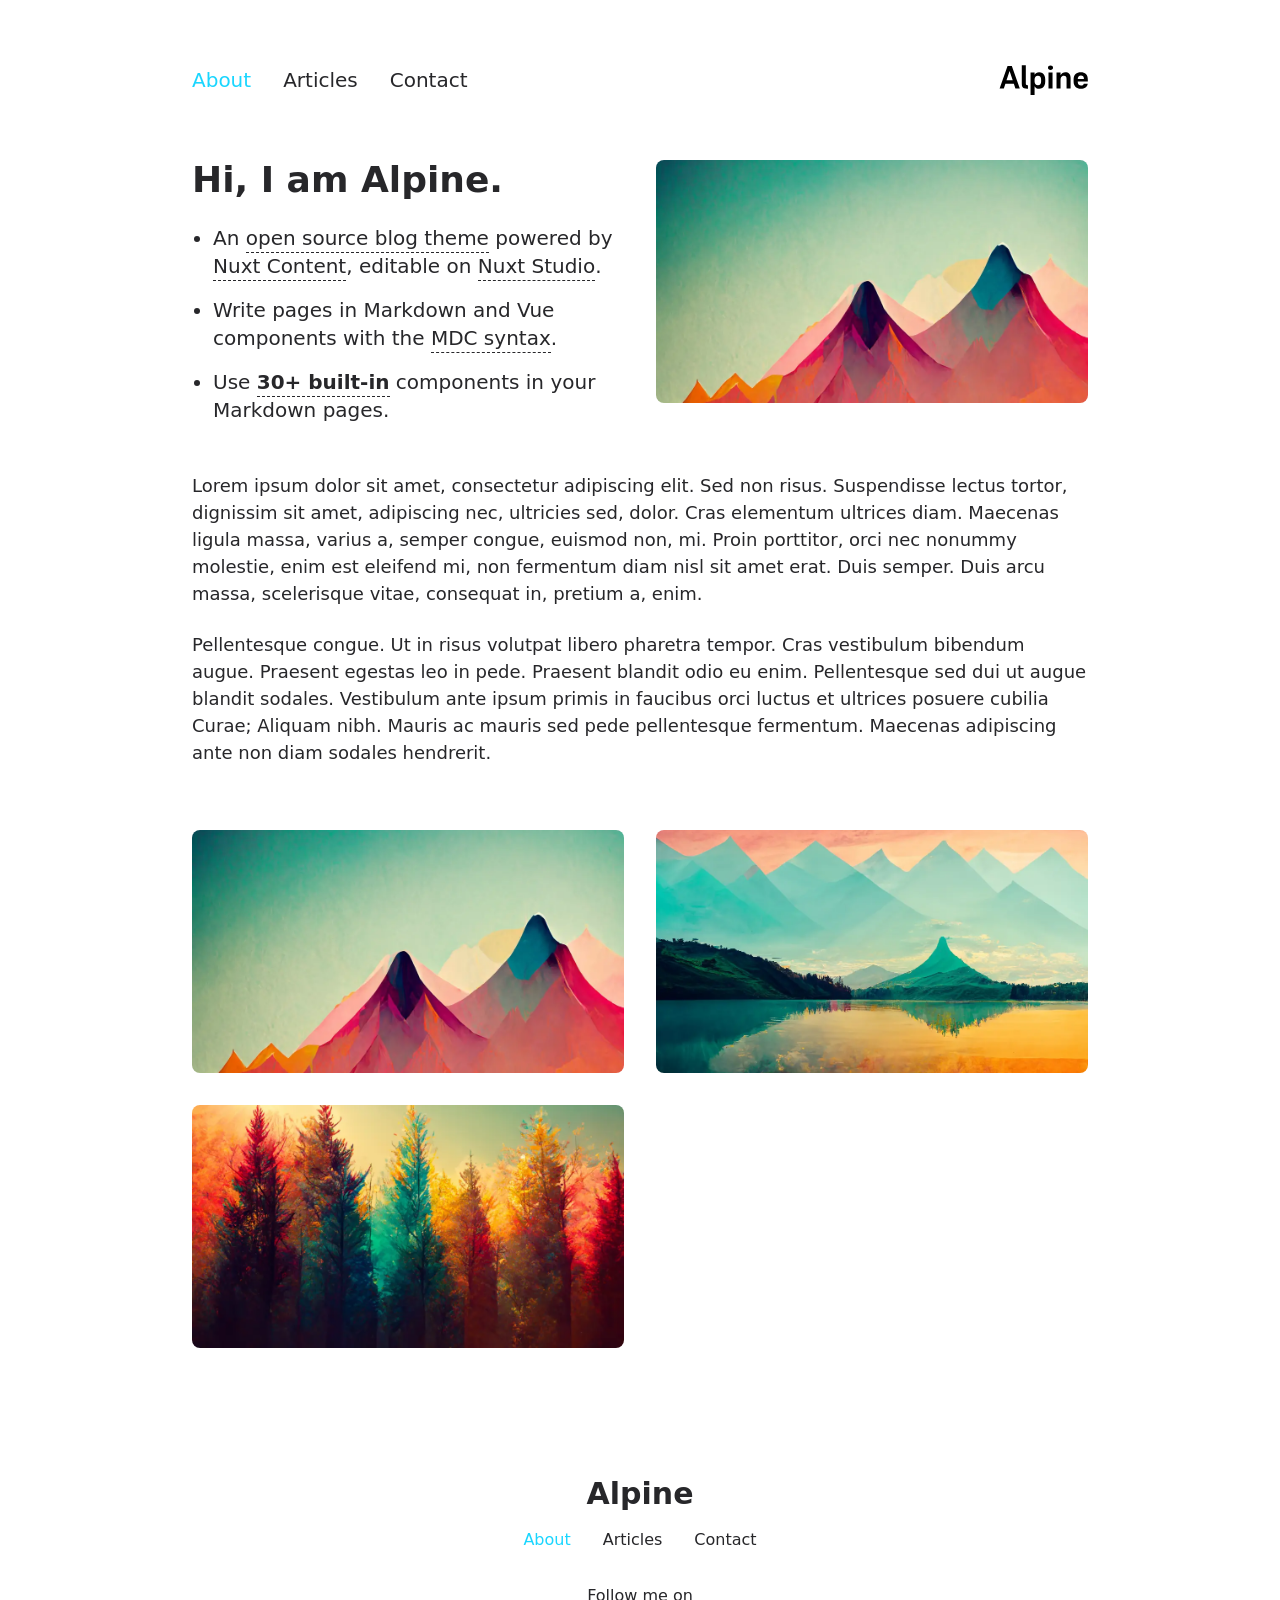
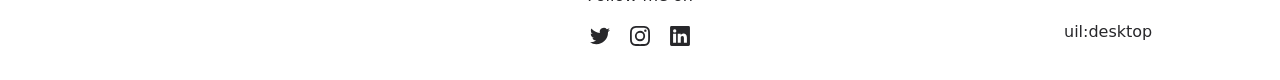
<file: index.html>
<!DOCTYPE html>
<html lang="en">
<head><meta charset="utf-8">
<title>Alpine</title>
<meta name="viewport" content="width=device-width, initial-scale=1">
<meta name="twitter:card" content="summary_large_image">
<meta property="og:image" content="/social-card-preview.png">
<meta property="og:image:width" content="400">
<meta property="og:image:height" content="300">
<meta property="og:image:alt" content="An image showcasing my project.">
<meta property="og:title" content="Alpine">
<meta name="description" content="An open source blog theme powered by Nuxt.">
<meta property="og:description" content="An open source blog theme powered by Nuxt."><link rel="modulepreload" as="script" crossorigin href="/_nuxt/entry.c427f87a.js"><link rel="preload" as="style" href="/_nuxt/entry.d5bf3c1a.css"><link rel="modulepreload" as="script" crossorigin href="/_nuxt/NuxtImg.af52b45b.js"><link rel="modulepreload" as="script" crossorigin href="/_nuxt/document-driven.94ae7ab7.js"><link rel="modulepreload" as="script" crossorigin href="/_nuxt/DocumentDrivenEmpty.38bf1693.js"><link rel="modulepreload" as="script" crossorigin href="/_nuxt/ContentRenderer.7605bb24.js"><link rel="modulepreload" as="script" crossorigin href="/_nuxt/ContentRendererMarkdown.624d3fc1.js"><link rel="modulepreload" as="script" crossorigin href="/_nuxt/DocumentDrivenNotFound.e11d5c06.js"><link rel="preload" as="style" href="/_nuxt/DocumentDrivenNotFound.aa939160.css"><link rel="modulepreload" as="script" crossorigin href="/_nuxt/default.ca3dc832.js"><link rel="modulepreload" as="script" crossorigin href="/_nuxt/Hero.f7776ce8.js"><link rel="preload" as="style" href="/_nuxt/Hero.40fe82b2.css"><link rel="modulepreload" as="script" crossorigin href="/_nuxt/ContentSlot.e918731b.js"><link rel="modulepreload" as="script" crossorigin href="/_nuxt/ProseUl.8863ab73.js"><link rel="preload" as="style" href="/_nuxt/ProseUl.a02dec6f.css"><link rel="modulepreload" as="script" crossorigin href="/_nuxt/ProseLi.260c13fa.js"><link rel="preload" as="style" href="/_nuxt/ProseLi.a0b5f8a8.css"><link rel="modulepreload" as="script" crossorigin href="/_nuxt/ProseA.fb3d78bf.js"><link rel="preload" as="style" href="/_nuxt/ProseA.baee409d.css"><link rel="modulepreload" as="script" crossorigin href="/_nuxt/ProseStrong.5be61bde.js"><link rel="preload" as="style" href="/_nuxt/ProseStrong.b01d4b3b.css"><link rel="modulepreload" as="script" crossorigin href="/_nuxt/ProseP.fc457302.js"><link rel="preload" as="style" href="/_nuxt/ProseP.b99f89cd.css"><link rel="modulepreload" as="script" crossorigin href="/_nuxt/Gallery.55bf9441.js"><link rel="preload" as="style" href="/_nuxt/Gallery.c50df0ef.css"><link rel="prefetch" as="style" href="/_nuxt/article.06aa1a19.css"><link rel="prefetch" as="script" crossorigin href="/_nuxt/article.81e9794e.js"><link rel="prefetch" as="script" crossorigin href="/_nuxt/date.824a539b.js"><link rel="prefetch" as="script" crossorigin href="/_nuxt/page.fe231b5c.js"><link rel="prefetch" as="script" crossorigin href="/_nuxt/client-db.7beba409.js"><link rel="prefetch" as="script" crossorigin href="/_nuxt/debug.cc5c56e4.js"><link rel="prefetch" as="style" href="/_nuxt/useStudio.1ad2bf5f.css"><link rel="prefetch" as="script" crossorigin href="/_nuxt/useStudio.126344d0.js"><link rel="prefetch" as="script" crossorigin href="/_nuxt/asyncData.89573d6c.js"><link rel="prefetch" as="style" href="/_nuxt/error-404.47a83e66.css"><link rel="prefetch" as="script" crossorigin href="/_nuxt/error-404.f4086b07.js"><link rel="prefetch" as="style" href="/_nuxt/error-500.534ab3f3.css"><link rel="prefetch" as="script" crossorigin href="/_nuxt/error-500.5460de3d.js"><style id="pinceau-theme">@media { :root {--pinceau-mq: initial; --alpine-readableLine: 68ch;--alpine-backdrop-backgroundColor: #f4f4f5b3;--prose-code-inline-padding: 0.2rem 0.375rem 0.2rem 0.375rem;--prose-code-block-backdropFilter: contrast(1);--prose-code-block-border-style: solid;--prose-code-block-border-width: 1px;--prose-tbody-tr-borderBottom-style: dashed;--prose-tbody-tr-borderBottom-width: 1px;--prose-th-textAlign: inherit;--prose-thead-borderBottom-style: solid;--prose-thead-borderBottom-width: 1px;--prose-thead-border-style: solid;--prose-thead-border-width: 0px;--prose-table-textAlign: start;--prose-hr-width: 1px;--prose-hr-style: solid;--prose-li-listStylePosition: outside;--prose-ol-li-markerColor: currentColor;--prose-ol-paddingInlineStart: 21px;--prose-ol-listStyleType: decimal;--prose-ul-li-markerColor: currentColor;--prose-ul-paddingInlineStart: 21px;--prose-ul-listStyleType: disc;--prose-blockquote-border-style: solid;--prose-blockquote-border-width: 4px;--prose-blockquote-quotes: '201C' '201D' '2018' '2019';--prose-blockquote-paddingInlineStart: 24px;--prose-a-code-color-hover: currentColor;--prose-a-code-color-static: currentColor;--prose-a-hasCode-borderBottom: none;--prose-a-border-distance: 2px;--prose-a-border-color-hover: currentColor;--prose-a-border-color-static: currentColor;--prose-a-border-style-hover: solid;--prose-a-border-style-static: dashed;--prose-a-border-width: 1px;--prose-a-color-static: inherit;--prose-a-textDecoration: none;--prose-h6-margin: 3rem 0 2rem;--prose-h5-margin: 3rem 0 2rem;--prose-h4-margin: 3rem 0 2rem;--prose-h3-margin: 3rem 0 2rem;--prose-h2-margin: 3rem 0 2rem;--prose-h1-margin: 0 0 2rem;--prose-p-fontSize: 18px;--typography-lead-loose: 2;--typography-lead-relaxed: 1.625;--typography-lead-normal: 1.5;--typography-lead-snug: 1.375;--typography-lead-tight: 1.25;--typography-lead-none: 1;--typography-lead-10: 2.5rem;--typography-lead-9: 2.25rem;--typography-lead-8: 2rem;--typography-lead-7: 1.75rem;--typography-lead-6: 1.5rem;--typography-lead-5: 1.25rem;--typography-lead-4: 1rem;--typography-lead-3: .75rem;--typography-lead-2: .5rem;--typography-lead-1: .025rem;--typography-fontWeight-black: 900;--typography-fontWeight-extrabold: 800;--typography-fontWeight-bold: 700;--typography-fontWeight-semibold: 600;--typography-fontWeight-medium: 500;--typography-fontWeight-normal: 400;--typography-fontWeight-light: 300;--typography-fontWeight-extralight: 200;--typography-fontWeight-thin: 100;--typography-fontSize-9xl: 128px;--typography-fontSize-8xl: 96px;--typography-fontSize-7xl: 72px;--typography-fontSize-6xl: 60px;--typography-fontSize-5xl: 48px;--typography-fontSize-4xl: 36px;--typography-fontSize-3xl: 30px;--typography-fontSize-2xl: 24px;--typography-fontSize-xl: 20px;--typography-fontSize-lg: 18px;--typography-fontSize-base: 16px;--typography-fontSize-sm: 14px;--typography-fontSize-xs: 12px;--typography-letterSpacing-wide: 0.025em;--typography-letterSpacing-tight: -0.025em;--typography-verticalMargin-base: 24px;--typography-verticalMargin-sm: 16px;--elements-border-secondary-hover: [object Object];--elements-backdrop-background: #fffc;--elements-backdrop-filter: saturate(200%) blur(20px);--elements-container-maxWidth: 64rem;--lead-loose: 2;--lead-relaxed: 1.625;--lead-normal: 1.5;--lead-snug: 1.375;--lead-tight: 1.25;--lead-none: 1;--lead-10: 2.5rem;--lead-9: 2.25rem;--lead-8: 2rem;--lead-7: 1.75rem;--lead-6: 1.5rem;--lead-5: 1.25rem;--lead-4: 1rem;--lead-3: .75rem;--lead-2: .5rem;--lead-1: .025rem;--letterSpacing-widest: 0.1em;--letterSpacing-wider: 0.05em;--letterSpacing-wide: 0.025em;--letterSpacing-normal: 0em;--letterSpacing-tight: -0.025em;--letterSpacing-tighter: -0.05em;--fontSize-9xl: 8rem;--fontSize-8xl: 6rem;--fontSize-7xl: 4.5rem;--fontSize-6xl: 3.75rem;--fontSize-5xl: 3rem;--fontSize-4xl: 2.25rem;--fontSize-3xl: 1.875rem;--fontSize-2xl: 1.5rem;--fontSize-xl: 1.25rem;--fontSize-lg: 1.125rem;--fontSize-base: 1rem;--fontSize-sm: 0.875rem;--fontSize-xs: 0.75rem;--fontWeight-black: 900;--fontWeight-extrabold: 800;--fontWeight-bold: 700;--fontWeight-semibold: 600;--fontWeight-medium: 500;--fontWeight-normal: 400;--fontWeight-light: 300;--fontWeight-extralight: 200;--fontWeight-thin: 100;--font-mono: ui-monospace, SFMono-Regular, Menlo, Monaco, Consolas, Liberation Mono, Courier New, monospace;--font-serif: ui-serif, Georgia, Cambria, Times New Roman, Times, serif;--font-sans: ui-sans-serif, system-ui, -apple-system, BlinkMacSystemFont, Segoe UI, Roboto, Helvetica Neue, Arial, Noto Sans, sans-serif, Apple Color Emoji, Segoe UI Emoji, Segoe UI Symbol, Noto Color Emoji;--opacity-total: 1;--opacity-high: 0.8;--opacity-medium: 0.5;--opacity-soft: 0.3;--opacity-light: 0.15;--opacity-bright: 0.1;--opacity-noOpacity: 0;--borderWidth-lg: 3px;--borderWidth-md: 2px;--borderWidth-sm: 1px;--borderWidth-noBorder: 0;--space-rem-875: 0.875rem;--space-rem-625: 0.625rem;--space-rem-375: 0.375rem;--space-rem-125: 0.125rem;--space-px: 1px;--space-128: 32rem;--space-96: 24rem;--space-80: 20rem;--space-72: 18rem;--space-64: 16rem;--space-60: 15rem;--space-56: 14rem;--space-52: 13rem;--space-48: 12rem;--space-44: 11rem;--space-40: 10rem;--space-36: 9rem;--space-32: 8rem;--space-28: 7rem;--space-24: 6rem;--space-20: 5rem;--space-16: 4rem;--space-14: 3.5rem;--space-12: 3rem;--space-11: 2.75rem;--space-10: 2.5rem;--space-9: 2.25rem;--space-8: 2rem;--space-7: 1.75rem;--space-6: 1.5rem;--space-5: 1.25rem;--space-4: 1rem;--space-3: 0.75rem;--space-2: 0.5rem;--space-1: 0.25rem;--space-0: 0px;--size-full: 100%;--size-7xl: 80rem;--size-6xl: 72rem;--size-5xl: 64rem;--size-4xl: 56rem;--size-3xl: 48rem;--size-2xl: 42rem;--size-xl: 36rem;--size-lg: 32rem;--size-md: 28rem;--size-sm: 24rem;--size-xs: 20rem;--size-200: 200px;--size-104: 104px;--size-80: 80px;--size-64: 64px;--size-56: 56px;--size-48: 48px;--size-40: 40px;--size-32: 32px;--size-24: 24px;--size-20: 20px;--size-16: 16px;--size-12: 12px;--size-8: 8px;--size-6: 6px;--size-4: 4px;--size-2: 2px;--size-0: 0px;--radii-full: 9999px;--radii-3xl: 1.75rem;--radii-2xl: 1.5rem;--radii-xl: 1rem;--radii-lg: 0.75rem;--radii-md: 0.5rem;--radii-sm: 0.375rem;--radii-xs: 0.25rem;--radii-2xs: 0.125rem;--radii-none: 0px;--shadow-none: 0px 0px 0px 0px transparent;--shadow-lg: 0px 10px 15px -3px #000000, 0px 4px 6px -4px #000000;--shadow-md: 0px 4px 6px -1px #000000, 0px 2px 4px -2px #000000;--shadow-sm: 0px 1px 3px 0px #000000, 0px 1px 2px -1px #000000;--shadow-xs: 0px 1px 2px 0px #000000;--height-screen: 100vh;--width-screen: 100vw;--color-primary-900: #002e38;--color-primary-800: #005c70;--color-primary-700: #008aa9;--color-primary-600: #00b9e1;--color-primary-500: #1ad6ff;--color-primary-400: #40ddff;--color-primary-300: #66e4ff;--color-primary-200: #8deaff;--color-primary-100: #b3f1ff;--color-primary-50: #d9f8ff;--color-ruby-900: #380011;--color-ruby-800: #700021;--color-ruby-700: #a90032;--color-ruby-600: #e10043;--color-ruby-500: #ff1a5e;--color-ruby-400: #ff4079;--color-ruby-300: #ff6694;--color-ruby-200: #ff8dae;--color-ruby-100: #ffb3c9;--color-ruby-50: #ffd9e4;--color-pink-900: #380025;--color-pink-800: #70004b;--color-pink-700: #a90070;--color-pink-600: #e10095;--color-pink-500: #ff1ab2;--color-pink-400: #ff40bf;--color-pink-300: #ff66cc;--color-pink-200: #ff8dd8;--color-pink-100: #ffb3e5;--color-pink-50: #ffd9f2;--color-purple-900: #190038;--color-purple-800: #330070;--color-purple-700: #4c00a9;--color-purple-600: #6500e1;--color-purple-500: #811aff;--color-purple-400: #9640ff;--color-purple-300: #ab66ff;--color-purple-200: #c08dff;--color-purple-100: #d5b3ff;--color-purple-50: #ead9ff;--color-royalblue-900: #0b0531;--color-royalblue-800: #160a62;--color-royalblue-700: #211093;--color-royalblue-600: #2c15c4;--color-royalblue-500: #4127e8;--color-royalblue-400: #614bec;--color-royalblue-300: #806ff0;--color-royalblue-200: #a093f3;--color-royalblue-100: #c0b7f7;--color-royalblue-50: #dfdbfb;--color-indigoblue-900: #001238;--color-indigoblue-800: #002370;--color-indigoblue-700: #0035a9;--color-indigoblue-600: #0047e1;--color-indigoblue-500: #1a62ff;--color-indigoblue-400: #407cff;--color-indigoblue-300: #6696ff;--color-indigoblue-200: #8db0ff;--color-indigoblue-100: #b3cbff;--color-indigoblue-50: #d9e5ff;--color-blue-900: #002438;--color-blue-800: #004870;--color-blue-700: #006ca9;--color-blue-600: #0090e1;--color-blue-500: #1aadff;--color-blue-400: #40bbff;--color-blue-300: #66c8ff;--color-blue-200: #8dd6ff;--color-blue-100: #b3e4ff;--color-blue-50: #d9f1ff;--color-lightblue-900: #002e38;--color-lightblue-800: #005c70;--color-lightblue-700: #008aa9;--color-lightblue-600: #00b9e1;--color-lightblue-500: #1ad6ff;--color-lightblue-400: #40ddff;--color-lightblue-300: #66e4ff;--color-lightblue-200: #8deaff;--color-lightblue-100: #b3f1ff;--color-lightblue-50: #d9f8ff;--color-teal-900: #062a28;--color-teal-800: #0b544f;--color-teal-700: #117d77;--color-teal-600: #16a79e;--color-teal-500: #1cd1c6;--color-teal-400: #36e4da;--color-teal-300: #5fe9e1;--color-teal-200: #87efe9;--color-teal-100: #aff4f0;--color-teal-50: #d7faf8;--color-pear-900: #2a2b09;--color-pear-800: #545512;--color-pear-700: #7e801b;--color-pear-600: #a8aa24;--color-pear-500: #d0d32f;--color-pear-400: #d8da52;--color-pear-300: #e0e274;--color-pear-200: #e8e997;--color-pear-100: #eff0ba;--color-pear-50: #f7f8dc;--color-red-900: #380300;--color-red-800: #700700;--color-red-700: #a90a00;--color-red-600: #e10e00;--color-red-500: #ff281a;--color-red-400: #ff4c40;--color-red-300: #ff7066;--color-red-200: #ff948d;--color-red-100: #ffb7b3;--color-red-50: #ffdbd9;--color-orange-900: #381800;--color-orange-800: #702f00;--color-orange-700: #a94700;--color-orange-600: #e15e00;--color-orange-500: #ff7a1a;--color-orange-400: #ff9040;--color-orange-300: #ffa666;--color-orange-200: #ffbd8d;--color-orange-100: #ffd3b3;--color-orange-50: #ffe9d9;--color-yellow-900: #362b03;--color-yellow-800: #6d5605;--color-yellow-700: #a38108;--color-yellow-600: #daac0a;--color-yellow-500: #f5c828;--color-yellow-400: #f7d14c;--color-yellow-300: #f8da70;--color-yellow-200: #fae393;--color-yellow-100: #fcedb7;--color-yellow-50: #fdf6db;--color-green-900: #003f25;--color-green-800: #005e38;--color-green-700: #007e4a;--color-green-600: #009d5d;--color-green-500: #00bd6f;--color-green-400: #00dc82;--color-green-300: #30ffaa;--color-green-200: #83ffcc;--color-green-100: #acffdd;--color-green-50: #d6ffee;--color-gray-900: #18181B;--color-gray-800: #27272A;--color-gray-700: #3f3f46;--color-gray-600: #52525B;--color-gray-500: #71717A;--color-gray-400: #a1a1aa;--color-gray-300: #D4d4d8;--color-gray-200: #e4e4e7;--color-gray-100: #f4f4f5;--color-gray-50: #fafafa;--color-black: #0c0c0d;--color-white: #FFFFFF;--media-portrait: only screen and (orientation: portrait);--media-landscape: only screen and (orientation: landscape);--media-rm: (prefers-reduced-motion: reduce);--media-2xl: (min-width: 1536px);--media-xl: (min-width: 1280px);--media-lg: (min-width: 1024px);--media-md: (min-width: 768px);--media-sm: (min-width: 640px);--media-xs: (min-width: 475px);--alpine-body-color: var(--color-gray-800);--alpine-body-backgroundColor: var(--color-white);--prose-code-inline-fontWeight: var(--typography-fontWeight-normal);--prose-code-inline-fontSize: var(--typography-fontSize-sm);--prose-code-inline-borderRadius: var(--radii-xs);--prose-code-block-pre-padding: var(--typography-verticalMargin-sm);--prose-code-block-margin: var(--typography-verticalMargin-base) 0;--prose-code-block-fontSize: var(--typography-fontSize-sm);--prose-tbody-code-inline-fontSize: var(--typography-fontSize-sm);--prose-tbody-td-padding: var(--typography-verticalMargin-sm);--prose-th-fontWeight: var(--typography-fontWeight-semibold);--prose-th-padding: 0 var(--typography-verticalMargin-sm) var(--typography-verticalMargin-sm) var(--typography-verticalMargin-sm);--prose-table-lineHeight: var(--typography-lead-6);--prose-table-fontSize: var(--typography-fontSize-sm);--prose-table-margin: var(--typography-verticalMargin-base) 0;--prose-hr-margin: var(--typography-verticalMargin-base) 0;--prose-li-margin: var(--typography-verticalMargin-sm) 0;--prose-ol-margin: var(--typography-verticalMargin-base) 0;--prose-ul-margin: var(--typography-verticalMargin-base) 0;--prose-blockquote-margin: var(--typography-verticalMargin-base) 0;--prose-a-code-border-style: var(--prose-a-border-style-static);--prose-a-code-border-width: var(--prose-a-border-width);--prose-a-fontWeight: var(--typography-fontWeight-medium);--prose-img-margin: var(--typography-verticalMargin-base) 0;--prose-strong-fontWeight: var(--typography-fontWeight-semibold);--prose-h6-iconSize: var(--typography-fontSize-base);--prose-h6-fontWeight: var(--typography-fontWeight-semibold);--prose-h6-lineHeight: var(--typography-lead-normal);--prose-h6-fontSize: var(--typography-fontSize-lg);--prose-h5-iconSize: var(--typography-fontSize-lg);--prose-h5-fontWeight: var(--typography-fontWeight-semibold);--prose-h5-lineHeight: var(--typography-lead-snug);--prose-h5-fontSize: var(--typography-fontSize-xl);--prose-h4-iconSize: var(--typography-fontSize-lg);--prose-h4-letterSpacing: var(--typography-letterSpacing-tight);--prose-h4-fontWeight: var(--typography-fontWeight-semibold);--prose-h4-lineHeight: var(--typography-lead-snug);--prose-h4-fontSize: var(--typography-fontSize-2xl);--prose-h3-iconSize: var(--typography-fontSize-xl);--prose-h3-letterSpacing: var(--typography-letterSpacing-tight);--prose-h3-fontWeight: var(--typography-fontWeight-semibold);--prose-h3-lineHeight: var(--typography-lead-snug);--prose-h3-fontSize: var(--typography-fontSize-3xl);--prose-h2-iconSize: var(--typography-fontSize-2xl);--prose-h2-letterSpacing: var(--typography-letterSpacing-tight);--prose-h2-fontWeight: var(--typography-fontWeight-semibold);--prose-h2-lineHeight: var(--typography-lead-tight);--prose-h2-fontSize: var(--typography-fontSize-4xl);--prose-h1-iconSize: var(--typography-fontSize-3xl);--prose-h1-letterSpacing: var(--typography-letterSpacing-tight);--prose-h1-fontWeight: var(--typography-fontWeight-bold);--prose-h1-lineHeight: var(--typography-lead-tight);--prose-h1-fontSize: var(--typography-fontSize-5xl);--prose-p-br-margin: var(--typography-verticalMargin-base) 0 0 0;--prose-p-margin: var(--typography-verticalMargin-base) 0;--prose-p-lineHeight: var(--typography-lead-normal);--typography-color-primary-900: var(--color-primary-900);--typography-color-primary-800: var(--color-primary-800);--typography-color-primary-700: var(--color-primary-700);--typography-color-primary-600: var(--color-primary-600);--typography-color-primary-500: var(--color-primary-500);--typography-color-primary-400: var(--color-primary-400);--typography-color-primary-300: var(--color-primary-300);--typography-color-primary-200: var(--color-primary-200);--typography-color-primary-100: var(--color-primary-100);--typography-color-primary-50: var(--color-primary-50);--typography-font-code: var(--font-mono);--typography-font-body: var(--font-sans);--typography-font-display: var(--font-sans);--typography-body-backgroundColor: var(--color-white);--typography-body-color: var(--color-black);--elements-state-danger-borderColor-secondary: var(--color-red-200);--elements-state-danger-borderColor-primary: var(--color-red-100);--elements-state-danger-backgroundColor-secondary: var(--color-red-100);--elements-state-danger-backgroundColor-primary: var(--color-red-50);--elements-state-danger-color-secondary: var(--color-red-600);--elements-state-danger-color-primary: var(--color-red-500);--elements-state-warning-borderColor-secondary: var(--color-yellow-200);--elements-state-warning-borderColor-primary: var(--color-yellow-100);--elements-state-warning-backgroundColor-secondary: var(--color-yellow-100);--elements-state-warning-backgroundColor-primary: var(--color-yellow-50);--elements-state-warning-color-secondary: var(--color-yellow-700);--elements-state-warning-color-primary: var(--color-yellow-600);--elements-state-success-borderColor-secondary: var(--color-green-200);--elements-state-success-borderColor-primary: var(--color-green-100);--elements-state-success-backgroundColor-secondary: var(--color-green-100);--elements-state-success-backgroundColor-primary: var(--color-green-50);--elements-state-success-color-secondary: var(--color-green-600);--elements-state-success-color-primary: var(--color-green-500);--elements-state-info-borderColor-secondary: var(--color-blue-200);--elements-state-info-borderColor-primary: var(--color-blue-100);--elements-state-info-backgroundColor-secondary: var(--color-blue-100);--elements-state-info-backgroundColor-primary: var(--color-blue-50);--elements-state-info-color-secondary: var(--color-blue-600);--elements-state-info-color-primary: var(--color-blue-500);--elements-state-primary-borderColor-secondary: var(--color-primary-200);--elements-state-primary-borderColor-primary: var(--color-primary-100);--elements-state-primary-backgroundColor-secondary: var(--color-primary-100);--elements-state-primary-backgroundColor-primary: var(--color-primary-50);--elements-state-primary-color-secondary: var(--color-primary-700);--elements-state-primary-color-primary: var(--color-primary-600);--elements-surface-secondary-backgroundColor: var(--color-gray-200);--elements-surface-primary-backgroundColor: var(--color-gray-100);--elements-surface-background-base: var(--color-gray-100);--elements-border-secondary-static: var(--color-gray-200);--elements-border-primary-hover: var(--color-gray-200);--elements-border-primary-static: var(--color-gray-100);--elements-container-padding-md: var(--space-16);--elements-container-padding-sm: var(--space-12);--elements-container-padding-xs: var(--space-8);--elements-container-padding-mobile: var(--space-6);--elements-text-secondary-color-hover: var(--color-gray-700);--elements-text-secondary-color-static: var(--color-gray-500);--elements-text-primary-color-static: var(--color-gray-900);--text-6xl-lineHeight: var(--lead-none);--text-6xl-fontSize: var(--fontSize-6xl);--text-5xl-lineHeight: var(--lead-none);--text-5xl-fontSize: var(--fontSize-5xl);--text-4xl-lineHeight: var(--lead-10);--text-4xl-fontSize: var(--fontSize-4xl);--text-3xl-lineHeight: var(--lead-9);--text-3xl-fontSize: var(--fontSize-3xl);--text-2xl-lineHeight: var(--lead-8);--text-2xl-fontSize: var(--fontSize-2xl);--text-xl-lineHeight: var(--lead-7);--text-xl-fontSize: var(--fontSize-xl);--text-lg-lineHeight: var(--lead-7);--text-lg-fontSize: var(--fontSize-lg);--text-base-lineHeight: var(--lead-6);--text-base-fontSize: var(--fontSize-base);--text-sm-lineHeight: var(--lead-5);--text-sm-fontSize: var(--fontSize-sm);--text-xs-lineHeight: var(--lead-4);--text-xs-fontSize: var(--fontSize-xs);--shadow-2xl: 0px 25px 50px -12px var(--color-gray-900);--shadow-xl: 0px 20px 25px -5px var(--color-gray-400), 0px 8px 10px -6px #000000;--color-secondary-900: var(--color-gray-900);--color-secondary-800: var(--color-gray-800);--color-secondary-700: var(--color-gray-700);--color-secondary-600: var(--color-gray-600);--color-secondary-500: var(--color-gray-500);--color-secondary-400: var(--color-gray-400);--color-secondary-300: var(--color-gray-300);--color-secondary-200: var(--color-gray-200);--color-secondary-100: var(--color-gray-100);--color-secondary-50: var(--color-gray-50);--prose-a-code-background-hover: var(--typography-color-primary-50);--prose-a-code-border-color-hover: var(--typography-color-primary-500);--prose-a-color-hover: var(--typography-color-primary-500);--typography-color-secondary-900: var(--color-secondary-900);--typography-color-secondary-800: var(--color-secondary-800);--typography-color-secondary-700: var(--color-secondary-700);--typography-color-secondary-600: var(--color-secondary-600);--typography-color-secondary-500: var(--color-secondary-500);--typography-color-secondary-400: var(--color-secondary-400);--typography-color-secondary-300: var(--color-secondary-300);--typography-color-secondary-200: var(--color-secondary-200);--typography-color-secondary-100: var(--color-secondary-100);--typography-color-secondary-50: var(--color-secondary-50);--prose-code-inline-backgroundColor: var(--typography-color-secondary-100);--prose-code-inline-color: var(--typography-color-secondary-700);--prose-code-block-backgroundColor: var(--typography-color-secondary-100);--prose-code-block-color: var(--typography-color-secondary-700);--prose-code-block-border-color: var(--typography-color-secondary-200);--prose-tbody-tr-borderBottom-color: var(--typography-color-secondary-200);--prose-th-color: var(--typography-color-secondary-600);--prose-thead-borderBottom-color: var(--typography-color-secondary-200);--prose-thead-border-color: var(--typography-color-secondary-300);--prose-hr-color: var(--typography-color-secondary-200);--prose-blockquote-border-color: var(--typography-color-secondary-200);--prose-blockquote-color: var(--typography-color-secondary-500);--prose-a-code-border-color-static: var(--typography-color-secondary-400); } }@media { :root.dark {--pinceau-mq: dark; --alpine-backdrop-backgroundColor: #18181bb3;--prose-code-block-backdropFilter: contrast(1);--prose-ol-li-markerColor: currentColor;--prose-ul-li-markerColor: currentColor;--prose-a-code-color-hover: currentColor;--prose-a-code-color-static: currentColor;--prose-a-border-color-hover: currentColor;--prose-a-border-color-static: currentColor;--prose-a-color-static: inherit;--elements-backdrop-background: #0c0d0ccc;--alpine-body-color: var(--color-gray-200);--alpine-body-backgroundColor: var(--color-black);--typography-body-backgroundColor: var(--color-black);--typography-body-color: var(--color-white);--elements-state-danger-borderColor-secondary: var(--color-red-700);--elements-state-danger-borderColor-primary: var(--color-red-800);--elements-state-danger-backgroundColor-secondary: var(--color-red-800);--elements-state-danger-backgroundColor-primary: var(--color-red-900);--elements-state-danger-color-secondary: var(--color-red-200);--elements-state-danger-color-primary: var(--color-red-300);--elements-state-warning-borderColor-secondary: var(--color-yellow-700);--elements-state-warning-borderColor-primary: var(--color-yellow-800);--elements-state-warning-backgroundColor-secondary: var(--color-yellow-800);--elements-state-warning-backgroundColor-primary: var(--color-yellow-900);--elements-state-warning-color-secondary: var(--color-yellow-200);--elements-state-warning-color-primary: var(--color-yellow-400);--elements-state-success-borderColor-secondary: var(--color-green-700);--elements-state-success-borderColor-primary: var(--color-green-800);--elements-state-success-backgroundColor-secondary: var(--color-green-800);--elements-state-success-backgroundColor-primary: var(--color-green-900);--elements-state-success-color-secondary: var(--color-green-200);--elements-state-success-color-primary: var(--color-green-400);--elements-state-info-borderColor-secondary: var(--color-blue-700);--elements-state-info-borderColor-primary: var(--color-blue-800);--elements-state-info-backgroundColor-secondary: var(--color-blue-800);--elements-state-info-backgroundColor-primary: var(--color-blue-900);--elements-state-info-color-secondary: var(--color-blue-200);--elements-state-info-color-primary: var(--color-blue-400);--elements-state-primary-borderColor-secondary: var(--color-primary-700);--elements-state-primary-borderColor-primary: var(--color-primary-800);--elements-state-primary-backgroundColor-secondary: var(--color-primary-800);--elements-state-primary-backgroundColor-primary: var(--color-primary-900);--elements-state-primary-color-secondary: var(--color-primary-200);--elements-state-primary-color-primary: var(--color-primary-400);--elements-surface-secondary-backgroundColor: var(--color-gray-800);--elements-surface-primary-backgroundColor: var(--color-gray-900);--elements-surface-background-base: var(--color-gray-900);--elements-border-secondary-static: var(--color-gray-800);--elements-border-primary-hover: var(--color-gray-800);--elements-border-primary-static: var(--color-gray-900);--elements-text-secondary-color-hover: var(--color-gray-200);--elements-text-secondary-color-static: var(--color-gray-400);--elements-text-primary-color-static: var(--color-gray-50);--prose-a-code-background-hover: var(--typography-color-primary-900);--prose-a-code-border-color-hover: var(--typography-color-primary-600);--prose-a-color-hover: var(--typography-color-primary-400);--prose-code-inline-backgroundColor: var(--typography-color-secondary-800);--prose-code-inline-color: var(--typography-color-secondary-200);--prose-code-block-backgroundColor: var(--typography-color-secondary-900);--prose-code-block-color: var(--typography-color-secondary-200);--prose-code-block-border-color: var(--typography-color-secondary-800);--prose-tbody-tr-borderBottom-color: var(--typography-color-secondary-800);--prose-th-color: var(--typography-color-secondary-400);--prose-thead-borderBottom-color: var(--typography-color-secondary-800);--prose-thead-border-color: var(--typography-color-secondary-600);--prose-hr-color: var(--typography-color-secondary-800);--prose-blockquote-border-color: var(--typography-color-secondary-700);--prose-blockquote-color: var(--typography-color-secondary-400);--prose-a-code-border-color-static: var(--typography-color-secondary-600); } }</style><style id="pinceau-runtime-hydratable">@media{.phy[--]{--puid:pl7A54-v;}.pv-YYXMro{max-width:var(--elements-container-maxWidth);padding-left:var(--elements-container-padding-mobile);padding-right:var(--elements-container-padding-mobile);}@media (min-width: 475px){.pv-YYXMro{padding-left:var(--elements-container-padding-xs);padding-right:var(--elements-container-padding-xs);}}@media (min-width: 640px){.pv-YYXMro{padding-left:var(--elements-container-padding-sm);padding-right:var(--elements-container-padding-sm);}}@media (min-width: 768px){.pv-YYXMro{padding-left:var(--elements-container-padding-md);padding-right:var(--elements-container-padding-md);}}} @media{.phy[--]{--puid:9B_YCM-c;}.pc-9B_YCM[data-v-44329c9f]{---6-li-cols:2;}} </style><link rel="stylesheet" href="/_nuxt/entry.d5bf3c1a.css"><link rel="stylesheet" href="/_nuxt/DocumentDrivenNotFound.aa939160.css"><link rel="stylesheet" href="/_nuxt/Hero.40fe82b2.css"><link rel="stylesheet" href="/_nuxt/ProseUl.a02dec6f.css"><link rel="stylesheet" href="/_nuxt/ProseLi.a0b5f8a8.css"><link rel="stylesheet" href="/_nuxt/ProseA.baee409d.css"><link rel="stylesheet" href="/_nuxt/ProseStrong.b01d4b3b.css"><link rel="stylesheet" href="/_nuxt/ProseP.b99f89cd.css"><link rel="stylesheet" href="/_nuxt/Gallery.c50df0ef.css"><script>"use strict";(()=>{const a=window,e=document.documentElement,m=["dark","light"],c=window.localStorage.getItem("nuxt-color-mode")||"system";let n=c==="system"?f():c;const l=e.getAttribute("data-color-mode-forced");l&&(n=l),i(n),a["__NUXT_COLOR_MODE__"]={preference:c,value:n,getColorScheme:f,addColorScheme:i,removeColorScheme:d};function i(o){const t=""+o+"",s="";e.classList?e.classList.add(t):e.className+=" "+t,s&&e.setAttribute("data-"+s,o)}function d(o){const t=""+o+"",s="";e.classList?e.classList.remove(t):e.className=e.className.replace(new RegExp(t,"g"),""),s&&e.removeAttribute("data-"+s)}function r(o){return a.matchMedia("(prefers-color-scheme"+o+")")}function f(){if(a.matchMedia&&r("").media!=="not all"){for(const o of m)if(r(":"+o).matches)return o}return"light"}})();
</script></head>
<body ><div id="__nuxt"><div class="container pv-YYXMro pc-pl7A54 app-layout" data-v-93c22c3b data-v-6d327d86><!--[--><div class="nuxt-progress" style="width:0%;height:3px;opacity:0;background-size:Infinity% auto;" data-v-93c22c3b></div><header class="right" data-v-93c22c3b data-v-ebfd1e7c><div class="menu" data-v-ebfd1e7c><button aria-label="Navigation Menu" data-v-ebfd1e7c><svg width="24" height="24" viewBox="0 0 68 68" fill="currentColor" xmlns="http://www.w3.org/2000/svg" data-v-ebfd1e7c><path d="M8 34C8 32.1362 8 31.2044 8.30448 30.4693C8.71046 29.4892 9.48915 28.7105 10.4693 28.3045C11.2044 28 12.1362 28 14 28C15.8638 28 16.7956 28 17.5307 28.3045C18.5108 28.7105 19.2895 29.4892 19.6955 30.4693C20 31.2044 20 32.1362 20 34C20 35.8638 20 36.7956 19.6955 37.5307C19.2895 38.5108 18.5108 39.2895 17.5307 39.6955C16.7956 40 15.8638 40 14 40C12.1362 40 11.2044 40 10.4693 39.6955C9.48915 39.2895 8.71046 38.5108 8.30448 37.5307C8 36.7956 8 35.8638 8 34Z" data-v-ebfd1e7c></path><path d="M28 34C28 32.1362 28 31.2044 28.3045 30.4693C28.7105 29.4892 29.4892 28.7105 30.4693 28.3045C31.2044 28 32.1362 28 34 28C35.8638 28 36.7956 28 37.5307 28.3045C38.5108 28.7105 39.2895 29.4892 39.6955 30.4693C40 31.2044 40 32.1362 40 34C40 35.8638 40 36.7956 39.6955 37.5307C39.2895 38.5108 38.5108 39.2895 37.5307 39.6955C36.7956 40 35.8638 40 34 40C32.1362 40 31.2044 40 30.4693 39.6955C29.4892 39.2895 28.7105 38.5108 28.3045 37.5307C28 36.7956 28 35.8638 28 34Z" data-v-ebfd1e7c></path><path d="M48 34C48 32.1362 48 31.2044 48.3045 30.4693C48.7105 29.4892 49.4892 28.7105 50.4693 28.3045C51.2044 28 52.1362 28 54 28C55.8638 28 56.7956 28 57.5307 28.3045C58.5108 28.7105 59.2895 29.4892 59.6955 30.4693C60 31.2044 60 32.1362 60 34C60 35.8638 60 36.7956 59.6955 37.5307C59.2895 38.5108 58.5108 39.2895 57.5307 39.6955C56.7956 40 55.8638 40 54 40C52.1362 40 51.2044 40 50.4693 39.6955C49.4892 39.2895 48.7105 38.5108 48.3045 37.5307C48 36.7956 48 35.8638 48 34Z" data-v-ebfd1e7c></path></svg></button></div><div class="overlay" data-v-ebfd1e7c><nav data-v-ebfd1e7c data-v-47e45ff0><ul data-v-47e45ff0><!--[--><li data-v-47e45ff0><a aria-current="page" href="/" class="router-link-active router-link-exact-active" data-v-47e45ff0><span class="underline-fx" data-v-47e45ff0></span> About</a></li><li data-v-47e45ff0><a href="/articles" class="" data-v-47e45ff0><span class="underline-fx" data-v-47e45ff0></span> Articles</a></li><li data-v-47e45ff0><a href="/contact" class="" data-v-47e45ff0><span class="underline-fx" data-v-47e45ff0></span> Contact</a></li><!--]--></ul></nav></div><div class="logo" data-v-ebfd1e7c><a aria-current="page" href="/" class="router-link-active router-link-exact-active" data-v-ebfd1e7c><img src="/logo-dark.svg" class="dark-img" alt="alpine" width="89" height="31" data-v-ebfd1e7c><img src="/logo.svg" class="light-img" alt="alpine" width="89" height="31" data-v-ebfd1e7c></a></div><div class="main-nav" data-v-ebfd1e7c><nav data-v-ebfd1e7c data-v-47e45ff0><ul data-v-47e45ff0><!--[--><li data-v-47e45ff0><a aria-current="page" href="/" class="router-link-active router-link-exact-active" data-v-47e45ff0><span class="underline-fx" data-v-47e45ff0></span> About</a></li><li data-v-47e45ff0><a href="/articles" class="" data-v-47e45ff0><span class="underline-fx" data-v-47e45ff0></span> Articles</a></li><li data-v-47e45ff0><a href="/contact" class="" data-v-47e45ff0><span class="underline-fx" data-v-47e45ff0></span> Contact</a></li><!--]--></ul></nav></div></header><!--[--><div class="document-driven-page"><main><!--[--><div><section class="hero" data-v-01e9d2f4><div class="layout" data-v-01e9d2f4><div class="content" data-v-01e9d2f4><div class="title" data-v-01e9d2f4><!--[-->Hi, I am Alpine.<!--]--></div><div class="description" data-v-01e9d2f4><!--[--><ul data-v-5feda7b5><!--[--><li data-v-996e086c><!--[-->An <a href="https://github.com/nuxt-themes/alpine" rel="nofollow" data-v-af1c0c3b><!--[-->open source blog theme<!--]--></a> powered by <a href="https://content.nuxtjs.org" rel="nofollow" data-v-af1c0c3b><!--[-->Nuxt Content<!--]--></a>, editable on <a href="https://nuxt.studio" rel="nofollow" data-v-af1c0c3b><!--[-->Nuxt Studio<!--]--></a>.<!--]--></li><li data-v-996e086c><!--[-->Write pages in Markdown and Vue components with the <a href="https://content.nuxtjs.org/guide/writing/mdc" rel="nofollow" data-v-af1c0c3b><!--[-->MDC syntax<!--]--></a>.<!--]--></li><li data-v-996e086c><!--[-->Use <a href="https://elements.nuxt.space" rel="nofollow" data-v-af1c0c3b><!--[--><strong data-v-9d7bd52e><!--[-->30+ built-in<!--]--></strong><!--]--></a> components in your Markdown pages.<!--]--></li><!--]--></ul><!--]--></div></div><img src="/alpine-0.webp" class="right" alt="Hero Image" width="16" height="9" data-v-01e9d2f4></div></section><p data-v-63bfa697><!--[-->Lorem ipsum dolor sit amet, consectetur adipiscing elit. Sed non risus. Suspendisse lectus tortor, dignissim sit amet, adipiscing nec, ultricies sed, dolor. Cras elementum ultrices diam. Maecenas ligula massa, varius a, semper congue, euismod non, mi. Proin porttitor, orci nec nonummy molestie, enim est eleifend mi, non fermentum diam nisl sit amet erat. Duis semper. Duis arcu massa, scelerisque vitae, consequat in, pretium a, enim.<!--]--></p><p data-v-63bfa697><!--[-->Pellentesque congue. Ut in risus volutpat libero pharetra tempor. Cras vestibulum bibendum augue. Praesent egestas leo in pede. Praesent blandit odio eu enim. Pellentesque sed dui ut augue blandit sodales. Vestibulum ante ipsum primis in faucibus orci luctus et ultrices posuere cubilia Curae; Aliquam nibh. Mauris ac mauris sed pede pellentesque fermentum. Maecenas adipiscing ante non diam sodales hendrerit.<!--]--></p><section class="gallery pc-9B_YCM" data-v-44329c9f><div class="layout" data-v-44329c9f><!--[--><img src="/alpine-0.webp" width="16" height="9" data-v-44329c9f><img src="/alpine-1.webp" width="16" height="9" data-v-44329c9f><img src="/alpine-2.webp" width="16" height="9" data-v-44329c9f><!--]--></div></section></div><!--]--></main></div><!--]--><footer class="center" data-v-93c22c3b data-v-d63b5c07><a href="https://www.github.com/nuxt-themes/alpine" rel="noopener noreferrer" class="credits" data-v-d63b5c07>Alpine</a><div class="navigation" data-v-d63b5c07><nav data-v-d63b5c07 data-v-47e45ff0><ul data-v-47e45ff0><!--[--><li data-v-47e45ff0><a aria-current="page" href="/" class="router-link-active router-link-exact-active" data-v-47e45ff0><span class="underline-fx" data-v-47e45ff0></span> About</a></li><li data-v-47e45ff0><a href="/articles" class="" data-v-47e45ff0><span class="underline-fx" data-v-47e45ff0></span> Articles</a></li><li data-v-47e45ff0><a href="/contact" class="" data-v-47e45ff0><span class="underline-fx" data-v-47e45ff0></span> Contact</a></li><!--]--></ul></nav></div><p class="message" data-v-d63b5c07>Follow me on</p><div class="icons" data-v-d63b5c07><div class="social" data-v-d63b5c07><!--[--><a href="https://twitter.com/nuxtlabs" rel="noopener noreferrer" target="_blank" title="nuxtlabs" aria-label="nuxtlabs" data-v-ddf2f94a><svg xmlns="http://www.w3.org/2000/svg" xmlns:xlink="http://www.w3.org/1999/xlink" aria-hidden="true" role="img" class="icon" data-v-ddf2f94a style="" width="1em" height="1em" viewBox="0 0 24 24" data-v-121c6e7d><path fill="currentColor" d="M22 5.8a8.49 8.49 0 0 1-2.36.64a4.13 4.13 0 0 0 1.81-2.27a8.21 8.21 0 0 1-2.61 1a4.1 4.1 0 0 0-7 3.74a11.64 11.64 0 0 1-8.45-4.29a4.16 4.16 0 0 0-.55 2.07a4.09 4.09 0 0 0 1.82 3.41a4.05 4.05 0 0 1-1.86-.51v.05a4.1 4.1 0 0 0 3.3 4a3.93 3.93 0 0 1-1.1.17a4.9 4.9 0 0 1-.77-.07a4.11 4.11 0 0 0 3.83 2.84A8.22 8.22 0 0 1 3 18.34a7.93 7.93 0 0 1-1-.06a11.57 11.57 0 0 0 6.29 1.85A11.59 11.59 0 0 0 20 8.45v-.53a8.43 8.43 0 0 0 2-2.12Z"/></svg></a><a href="https://instagram.com/atinuxt" rel="noopener noreferrer" target="_blank" title="atinuxt" aria-label="atinuxt" data-v-ddf2f94a><svg xmlns="http://www.w3.org/2000/svg" xmlns:xlink="http://www.w3.org/1999/xlink" aria-hidden="true" role="img" class="icon" data-v-ddf2f94a style="" width="1em" height="1em" viewBox="0 0 24 24" data-v-121c6e7d><path fill="currentColor" d="M17.34 5.46a1.2 1.2 0 1 0 1.2 1.2a1.2 1.2 0 0 0-1.2-1.2Zm4.6 2.42a7.59 7.59 0 0 0-.46-2.43a4.94 4.94 0 0 0-1.16-1.77a4.7 4.7 0 0 0-1.77-1.15a7.3 7.3 0 0 0-2.43-.47C15.06 2 14.72 2 12 2s-3.06 0-4.12.06a7.3 7.3 0 0 0-2.43.47a4.78 4.78 0 0 0-1.77 1.15a4.7 4.7 0 0 0-1.15 1.77a7.3 7.3 0 0 0-.47 2.43C2 8.94 2 9.28 2 12s0 3.06.06 4.12a7.3 7.3 0 0 0 .47 2.43a4.7 4.7 0 0 0 1.15 1.77a4.78 4.78 0 0 0 1.77 1.15a7.3 7.3 0 0 0 2.43.47C8.94 22 9.28 22 12 22s3.06 0 4.12-.06a7.3 7.3 0 0 0 2.43-.47a4.7 4.7 0 0 0 1.77-1.15a4.85 4.85 0 0 0 1.16-1.77a7.59 7.59 0 0 0 .46-2.43c0-1.06.06-1.4.06-4.12s0-3.06-.06-4.12ZM20.14 16a5.61 5.61 0 0 1-.34 1.86a3.06 3.06 0 0 1-.75 1.15a3.19 3.19 0 0 1-1.15.75a5.61 5.61 0 0 1-1.86.34c-1 .05-1.37.06-4 .06s-3 0-4-.06a5.73 5.73 0 0 1-1.94-.3a3.27 3.27 0 0 1-1.1-.75a3 3 0 0 1-.74-1.15a5.54 5.54 0 0 1-.4-1.9c0-1-.06-1.37-.06-4s0-3 .06-4a5.54 5.54 0 0 1 .35-1.9A3 3 0 0 1 5 5a3.14 3.14 0 0 1 1.1-.8A5.73 5.73 0 0 1 8 3.86c1 0 1.37-.06 4-.06s3 0 4 .06a5.61 5.61 0 0 1 1.86.34a3.06 3.06 0 0 1 1.19.8a3.06 3.06 0 0 1 .75 1.1a5.61 5.61 0 0 1 .34 1.9c.05 1 .06 1.37.06 4s-.01 3-.06 4ZM12 6.87A5.13 5.13 0 1 0 17.14 12A5.12 5.12 0 0 0 12 6.87Zm0 8.46A3.33 3.33 0 1 1 15.33 12A3.33 3.33 0 0 1 12 15.33Z"/></svg></a><a href="https://www.linkedin.com/company/nuxtlabs" rel="noopener noreferrer" target="_blank" title="LinkedIn" aria-label="LinkedIn" data-v-ddf2f94a><svg xmlns="http://www.w3.org/2000/svg" xmlns:xlink="http://www.w3.org/1999/xlink" aria-hidden="true" role="img" class="icon" data-v-ddf2f94a style="" width="1em" height="1em" viewBox="0 0 24 24" data-v-121c6e7d><path fill="currentColor" d="M20.47 2H3.53a1.45 1.45 0 0 0-1.47 1.43v17.14A1.45 1.45 0 0 0 3.53 22h16.94a1.45 1.45 0 0 0 1.47-1.43V3.43A1.45 1.45 0 0 0 20.47 2ZM8.09 18.74h-3v-9h3ZM6.59 8.48a1.56 1.56 0 1 1 0-3.12a1.57 1.57 0 1 1 0 3.12Zm12.32 10.26h-3v-4.83c0-1.21-.43-2-1.52-2A1.65 1.65 0 0 0 12.85 13a2 2 0 0 0-.1.73v5h-3v-9h3V11a3 3 0 0 1 2.71-1.5c2 0 3.45 1.29 3.45 4.06Z"/></svg></a><!--]--></div><div class="color-mode-switch" data-v-d63b5c07><button aria-label="Color Mode" data-v-d63b5c07 data-v-693a1e33><span data-v-693a1e33></span></button></div></div></footer><!--]--></div></div><script type="application/json" id="__NUXT_DATA__" data-ssr="true">[["Reactive",1],{"data":2,"state":3,"_errors":172,"serverRendered":142,"path":6},{},{"$sdd-pages":4,"$sdd-surrounds":130,"$sdd-globals":139,"$scolor-mode":140,"$sdd-navigation":143,"$sicons":163},{"/":5},{"_path":6,"_dir":7,"_draft":8,"_partial":8,"_locale":7,"_empty":8,"title":9,"description":10,"layout":11,"head":12,"body":14,"_type":125,"_id":126,"_source":127,"_file":128,"_extension":129},"/","",false,"About","An open source blog theme powered by Nuxt.","default",{"title":13},"Alpine",{"type":15,"children":16,"toc":122},"root",[17,107,112,117],{"type":18,"tag":19,"props":20,"children":22},"element","hero",{"image":21},"/alpine-0.webp",[23,34],{"type":18,"tag":24,"props":25,"children":26},"template",{"v-slot:title":7},[27],{"type":18,"tag":28,"props":29,"children":30},"p",{},[31],{"type":32,"value":33},"text","Hi, I am Alpine.",{"type":18,"tag":24,"props":35,"children":36},{"v-slot:description":7},[37],{"type":18,"tag":38,"props":39,"children":40},"ul",{},[41,76,89],{"type":18,"tag":42,"props":43,"children":44},"li",{},[45,47,56,58,65,67,74],{"type":32,"value":46},"An ",{"type":18,"tag":48,"props":49,"children":53},"a",{"href":50,"rel":51},"https://github.com/nuxt-themes/alpine",[52],"nofollow",[54],{"type":32,"value":55},"open source blog theme",{"type":32,"value":57}," powered by ",{"type":18,"tag":48,"props":59,"children":62},{"href":60,"rel":61},"https://content.nuxtjs.org",[52],[63],{"type":32,"value":64},"Nuxt Content",{"type":32,"value":66},", editable on ",{"type":18,"tag":48,"props":68,"children":71},{"href":69,"rel":70},"https://nuxt.studio",[52],[72],{"type":32,"value":73},"Nuxt Studio",{"type":32,"value":75},".",{"type":18,"tag":42,"props":77,"children":78},{},[79,81,88],{"type":32,"value":80},"Write pages in Markdown and Vue components with the ",{"type":18,"tag":48,"props":82,"children":85},{"href":83,"rel":84},"https://content.nuxtjs.org/guide/writing/mdc",[52],[86],{"type":32,"value":87},"MDC syntax",{"type":32,"value":75},{"type":18,"tag":42,"props":90,"children":91},{},[92,94,105],{"type":32,"value":93},"Use ",{"type":18,"tag":48,"props":95,"children":98},{"href":96,"rel":97},"https://elements.nuxt.space",[52],[99],{"type":18,"tag":100,"props":101,"children":102},"strong",{},[103],{"type":32,"value":104},"30+ built-in",{"type":32,"value":106}," components in your Markdown pages.",{"type":18,"tag":28,"props":108,"children":109},{},[110],{"type":32,"value":111},"Lorem ipsum dolor sit amet, consectetur adipiscing elit. Sed non risus. Suspendisse lectus tortor, dignissim sit amet, adipiscing nec, ultricies sed, dolor. Cras elementum ultrices diam. Maecenas ligula massa, varius a, semper congue, euismod non, mi. Proin porttitor, orci nec nonummy molestie, enim est eleifend mi, non fermentum diam nisl sit amet erat. Duis semper. Duis arcu massa, scelerisque vitae, consequat in, pretium a, enim.",{"type":18,"tag":28,"props":113,"children":114},{},[115],{"type":32,"value":116},"Pellentesque congue. Ut in risus volutpat libero pharetra tempor. Cras vestibulum bibendum augue. Praesent egestas leo in pede. Praesent blandit odio eu enim. Pellentesque sed dui ut augue blandit sodales. Vestibulum ante ipsum primis in faucibus orci luctus et ultrices posuere cubilia Curae; Aliquam nibh. Mauris ac mauris sed pede pellentesque fermentum. Maecenas adipiscing ante non diam sodales hendrerit.",{"type":18,"tag":118,"props":119,"children":121},"gallery",{":images":120},"[\"/alpine-0.webp\",\"/alpine-1.webp\",\"/alpine-2.webp\"]",[],{"title":7,"searchDepth":123,"depth":123,"links":124},2,[],"markdown","content:1.index.md","content","1.index.md","md",{"/":131},[132,133],null,{"_path":134,"_dir":7,"_draft":8,"_partial":8,"_locale":7,"_empty":8,"title":135,"description":7,"layout":136,"_type":125,"_id":137,"_source":127,"_file":138,"_extension":129},"/articles","Articles","page","content:2.articles.md","2.articles.md",{},{"preference":141,"value":141,"unknown":142,"forced":8},"system",true,[144,145,160],{"title":9,"_path":6,"layout":11},{"title":135,"_path":134,"children":146,"layout":136},[147,151,154,157],{"title":148,"_path":149,"layout":150},"Get started with Alpine","/articles/get-started","article",{"title":152,"_path":153,"layout":150},"Configure Alpine","/articles/configure",{"title":155,"_path":156,"layout":150},"Write Articles","/articles/write-articles",{"title":158,"_path":159,"layout":150},"Customize Alpine","/articles/design-tokens",{"title":161,"_path":162,"layout":11},"Contact","/contact",{"uil:twitter":164,"uil:instagram":168,"uil:linkedin":170},{"left":165,"top":165,"width":166,"height":166,"rotate":165,"vFlip":8,"hFlip":8,"body":167},0,24,"\u003Cpath fill=\"currentColor\" d=\"M22 5.8a8.49 8.49 0 0 1-2.36.64a4.13 4.13 0 0 0 1.81-2.27a8.21 8.21 0 0 1-2.61 1a4.1 4.1 0 0 0-7 3.74a11.64 11.64 0 0 1-8.45-4.29a4.16 4.16 0 0 0-.55 2.07a4.09 4.09 0 0 0 1.82 3.41a4.05 4.05 0 0 1-1.86-.51v.05a4.1 4.1 0 0 0 3.3 4a3.93 3.93 0 0 1-1.1.17a4.9 4.9 0 0 1-.77-.07a4.11 4.11 0 0 0 3.83 2.84A8.22 8.22 0 0 1 3 18.34a7.93 7.93 0 0 1-1-.06a11.57 11.57 0 0 0 6.29 1.85A11.59 11.59 0 0 0 20 8.45v-.53a8.43 8.43 0 0 0 2-2.12Z\"/>",{"left":165,"top":165,"width":166,"height":166,"rotate":165,"vFlip":8,"hFlip":8,"body":169},"\u003Cpath fill=\"currentColor\" d=\"M17.34 5.46a1.2 1.2 0 1 0 1.2 1.2a1.2 1.2 0 0 0-1.2-1.2Zm4.6 2.42a7.59 7.59 0 0 0-.46-2.43a4.94 4.94 0 0 0-1.16-1.77a4.7 4.7 0 0 0-1.77-1.15a7.3 7.3 0 0 0-2.43-.47C15.06 2 14.72 2 12 2s-3.06 0-4.12.06a7.3 7.3 0 0 0-2.43.47a4.78 4.78 0 0 0-1.77 1.15a4.7 4.7 0 0 0-1.15 1.77a7.3 7.3 0 0 0-.47 2.43C2 8.94 2 9.28 2 12s0 3.06.06 4.12a7.3 7.3 0 0 0 .47 2.43a4.7 4.7 0 0 0 1.15 1.77a4.78 4.78 0 0 0 1.77 1.15a7.3 7.3 0 0 0 2.43.47C8.94 22 9.28 22 12 22s3.06 0 4.12-.06a7.3 7.3 0 0 0 2.43-.47a4.7 4.7 0 0 0 1.77-1.15a4.85 4.85 0 0 0 1.16-1.77a7.59 7.59 0 0 0 .46-2.43c0-1.06.06-1.4.06-4.12s0-3.06-.06-4.12ZM20.14 16a5.61 5.61 0 0 1-.34 1.86a3.06 3.06 0 0 1-.75 1.15a3.19 3.19 0 0 1-1.15.75a5.61 5.61 0 0 1-1.86.34c-1 .05-1.37.06-4 .06s-3 0-4-.06a5.73 5.73 0 0 1-1.94-.3a3.27 3.27 0 0 1-1.1-.75a3 3 0 0 1-.74-1.15a5.54 5.54 0 0 1-.4-1.9c0-1-.06-1.37-.06-4s0-3 .06-4a5.54 5.54 0 0 1 .35-1.9A3 3 0 0 1 5 5a3.14 3.14 0 0 1 1.1-.8A5.73 5.73 0 0 1 8 3.86c1 0 1.37-.06 4-.06s3 0 4 .06a5.61 5.61 0 0 1 1.86.34a3.06 3.06 0 0 1 1.19.8a3.06 3.06 0 0 1 .75 1.1a5.61 5.61 0 0 1 .34 1.9c.05 1 .06 1.37.06 4s-.01 3-.06 4ZM12 6.87A5.13 5.13 0 1 0 17.14 12A5.12 5.12 0 0 0 12 6.87Zm0 8.46A3.33 3.33 0 1 1 15.33 12A3.33 3.33 0 0 1 12 15.33Z\"/>",{"left":165,"top":165,"width":166,"height":166,"rotate":165,"vFlip":8,"hFlip":8,"body":171},"\u003Cpath fill=\"currentColor\" d=\"M20.47 2H3.53a1.45 1.45 0 0 0-1.47 1.43v17.14A1.45 1.45 0 0 0 3.53 22h16.94a1.45 1.45 0 0 0 1.47-1.43V3.43A1.45 1.45 0 0 0 20.47 2ZM8.09 18.74h-3v-9h3ZM6.59 8.48a1.56 1.56 0 1 1 0-3.12a1.57 1.57 0 1 1 0 3.12Zm12.32 10.26h-3v-4.83c0-1.21-.43-2-1.52-2A1.65 1.65 0 0 0 12.85 13a2 2 0 0 0-.1.73v5h-3v-9h3V11a3 3 0 0 1 2.71-1.5c2 0 3.45 1.29 3.45 4.06Z\"/>",{}]</script><script>window.__NUXT__={};window.__NUXT__.config={public:{FORMSPREE_URL:"",plausible:{hashMode:false,trackLocalhost:false,domain:"",apiHost:"https://plausible.io",autoPageviews:true,autoOutboundTracking:false},studio:{apiURL:"https://api.nuxt.studio"},content:{locales:[],defaultLocale:"",integrity:1688730677128,experimental:{stripQueryParameters:false,clientDB:false},api:{baseURL:"/api/_content"},navigation:{fields:["navTitle","layout"]},tags:{p:"prose-p",a:"prose-a",blockquote:"prose-blockquote","code-inline":"prose-code-inline",code:"prose-code",em:"prose-em",h1:"prose-h1",h2:"prose-h2",h3:"prose-h3",h4:"prose-h4",h5:"prose-h5",h6:"prose-h6",hr:"prose-hr",img:"prose-img",ul:"prose-ul",ol:"prose-ol",li:"prose-li",strong:"prose-strong",table:"prose-table",thead:"prose-thead",tbody:"prose-tbody",td:"prose-td",th:"prose-th",tr:"prose-tr"},highlight:{theme:{default:"github-light",dark:"github-dark"},preload:["json","js","ts","html","css","vue","diff","shell","markdown","yaml","bash","ini","c","cpp"]},wsUrl:"",documentDriven:{page:true,navigation:true,surround:true,globals:{},layoutFallbacks:["theme"],injectPage:true},host:"",trailingSlash:false,anchorLinks:{depth:4,exclude:[1]}}},app:{baseURL:"/",buildAssetsDir:"/_nuxt/",cdnURL:""}}</script><script type="module" src="/_nuxt/entry.c427f87a.js" crossorigin></script></body>
</html>
</file>
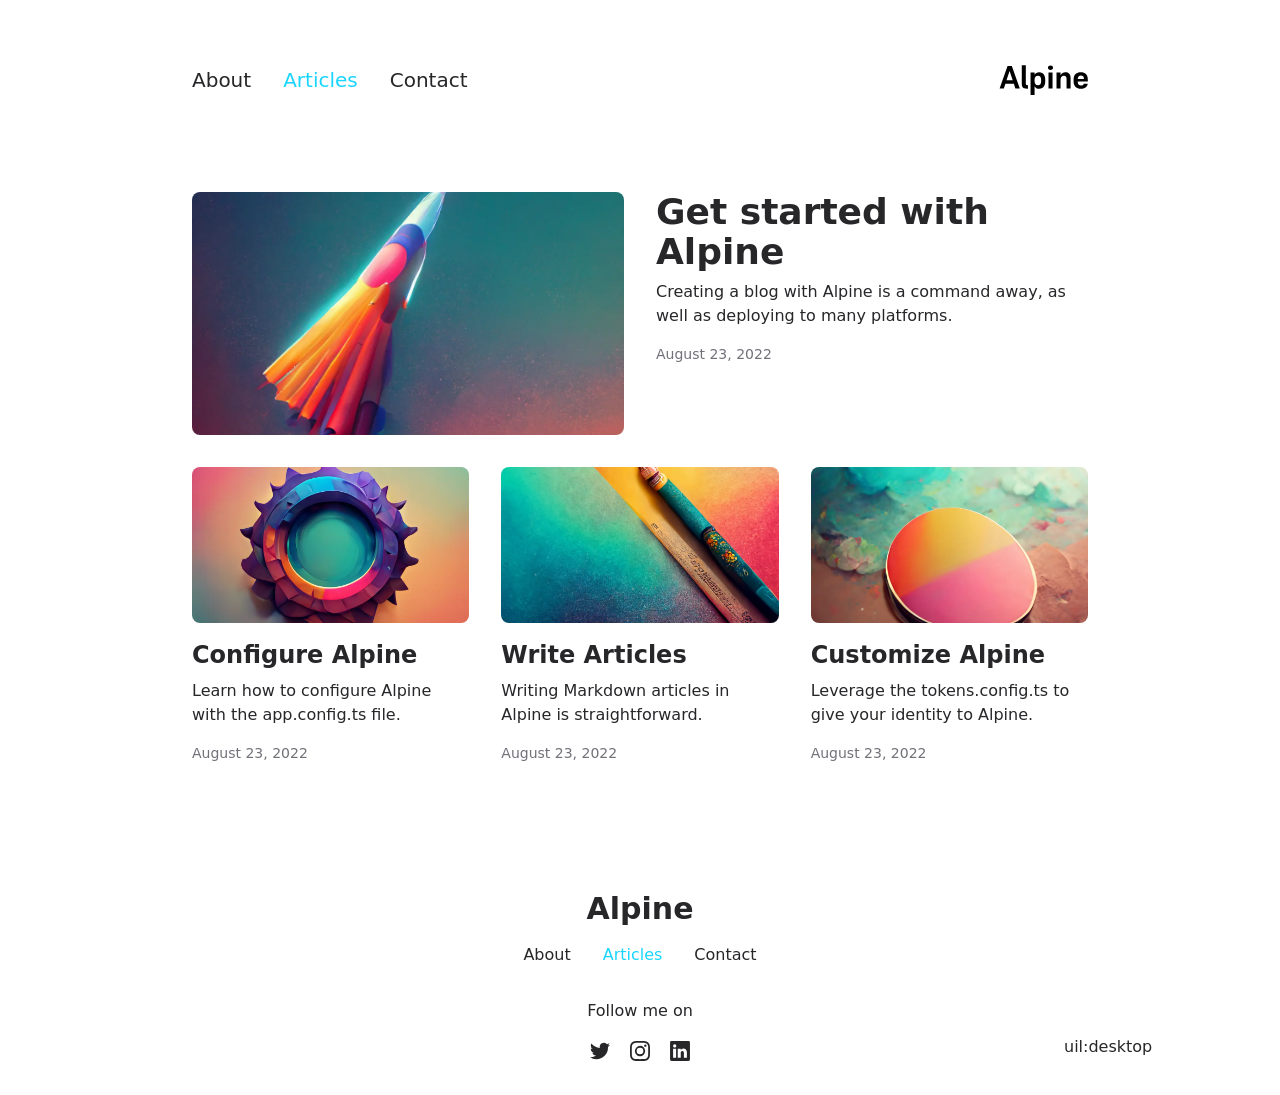
<file: articles/index.html>
<!DOCTYPE html>
<html lang="en">
<head><meta charset="utf-8">
<title>Articles</title>
<meta name="viewport" content="width=device-width, initial-scale=1">
<meta name="twitter:card" content="summary_large_image">
<meta name="description" content="The minimalist blog theme">
<meta property="og:description" content="The minimalist blog theme">
<meta property="og:image" content="/social-card-preview.png">
<meta property="og:image:width" content="400">
<meta property="og:image:height" content="300">
<meta property="og:image:alt" content="An image showcasing my project.">
<meta property="og:title" content="Articles"><link rel="modulepreload" as="script" crossorigin href="/_nuxt/entry.c427f87a.js"><link rel="preload" as="style" href="/_nuxt/entry.d5bf3c1a.css"><link rel="modulepreload" as="script" crossorigin href="/_nuxt/NuxtImg.af52b45b.js"><link rel="modulepreload" as="script" crossorigin href="/_nuxt/document-driven.94ae7ab7.js"><link rel="modulepreload" as="script" crossorigin href="/_nuxt/DocumentDrivenEmpty.38bf1693.js"><link rel="modulepreload" as="script" crossorigin href="/_nuxt/ContentRenderer.7605bb24.js"><link rel="modulepreload" as="script" crossorigin href="/_nuxt/ContentRendererMarkdown.624d3fc1.js"><link rel="modulepreload" as="script" crossorigin href="/_nuxt/DocumentDrivenNotFound.e11d5c06.js"><link rel="preload" as="style" href="/_nuxt/DocumentDrivenNotFound.aa939160.css"><link rel="modulepreload" as="script" crossorigin href="/_nuxt/page.fe231b5c.js"><link rel="modulepreload" as="script" crossorigin href="/_nuxt/ArticlesList.bfacb5d3.js"><link rel="preload" as="style" href="/_nuxt/ArticlesList.e80b7ae7.css"><link rel="modulepreload" as="script" crossorigin href="/_nuxt/ArticlesListItem.67a5e62f.js"><link rel="preload" as="style" href="/_nuxt/ArticlesListItem.ad08ebb7.css"><link rel="modulepreload" as="script" crossorigin href="/_nuxt/date.824a539b.js"><link rel="modulepreload" as="script" crossorigin href="/_nuxt/ProseA.fb3d78bf.js"><link rel="preload" as="style" href="/_nuxt/ProseA.baee409d.css"><link rel="modulepreload" as="script" crossorigin href="/_nuxt/ProseCodeInline.7b0ad34a.js"><link rel="preload" as="style" href="/_nuxt/ProseCodeInline.873c7ac7.css"><link rel="modulepreload" as="script" crossorigin href="/_nuxt/asyncData.89573d6c.js"><link rel="prefetch" as="style" href="/_nuxt/article.06aa1a19.css"><link rel="prefetch" as="script" crossorigin href="/_nuxt/article.81e9794e.js"><link rel="prefetch" as="script" crossorigin href="/_nuxt/default.ca3dc832.js"><link rel="prefetch" as="script" crossorigin href="/_nuxt/client-db.7beba409.js"><link rel="prefetch" as="script" crossorigin href="/_nuxt/debug.cc5c56e4.js"><link rel="prefetch" as="style" href="/_nuxt/useStudio.1ad2bf5f.css"><link rel="prefetch" as="script" crossorigin href="/_nuxt/useStudio.126344d0.js"><link rel="prefetch" as="style" href="/_nuxt/error-404.47a83e66.css"><link rel="prefetch" as="script" crossorigin href="/_nuxt/error-404.f4086b07.js"><link rel="prefetch" as="style" href="/_nuxt/error-500.534ab3f3.css"><link rel="prefetch" as="script" crossorigin href="/_nuxt/error-500.5460de3d.js"><style id="pinceau-theme">@media { :root {--pinceau-mq: initial; --alpine-readableLine: 68ch;--alpine-backdrop-backgroundColor: #f4f4f5b3;--prose-code-inline-padding: 0.2rem 0.375rem 0.2rem 0.375rem;--prose-code-block-backdropFilter: contrast(1);--prose-code-block-border-style: solid;--prose-code-block-border-width: 1px;--prose-tbody-tr-borderBottom-style: dashed;--prose-tbody-tr-borderBottom-width: 1px;--prose-th-textAlign: inherit;--prose-thead-borderBottom-style: solid;--prose-thead-borderBottom-width: 1px;--prose-thead-border-style: solid;--prose-thead-border-width: 0px;--prose-table-textAlign: start;--prose-hr-width: 1px;--prose-hr-style: solid;--prose-li-listStylePosition: outside;--prose-ol-li-markerColor: currentColor;--prose-ol-paddingInlineStart: 21px;--prose-ol-listStyleType: decimal;--prose-ul-li-markerColor: currentColor;--prose-ul-paddingInlineStart: 21px;--prose-ul-listStyleType: disc;--prose-blockquote-border-style: solid;--prose-blockquote-border-width: 4px;--prose-blockquote-quotes: '201C' '201D' '2018' '2019';--prose-blockquote-paddingInlineStart: 24px;--prose-a-code-color-hover: currentColor;--prose-a-code-color-static: currentColor;--prose-a-hasCode-borderBottom: none;--prose-a-border-distance: 2px;--prose-a-border-color-hover: currentColor;--prose-a-border-color-static: currentColor;--prose-a-border-style-hover: solid;--prose-a-border-style-static: dashed;--prose-a-border-width: 1px;--prose-a-color-static: inherit;--prose-a-textDecoration: none;--prose-h6-margin: 3rem 0 2rem;--prose-h5-margin: 3rem 0 2rem;--prose-h4-margin: 3rem 0 2rem;--prose-h3-margin: 3rem 0 2rem;--prose-h2-margin: 3rem 0 2rem;--prose-h1-margin: 0 0 2rem;--prose-p-fontSize: 18px;--typography-lead-loose: 2;--typography-lead-relaxed: 1.625;--typography-lead-normal: 1.5;--typography-lead-snug: 1.375;--typography-lead-tight: 1.25;--typography-lead-none: 1;--typography-lead-10: 2.5rem;--typography-lead-9: 2.25rem;--typography-lead-8: 2rem;--typography-lead-7: 1.75rem;--typography-lead-6: 1.5rem;--typography-lead-5: 1.25rem;--typography-lead-4: 1rem;--typography-lead-3: .75rem;--typography-lead-2: .5rem;--typography-lead-1: .025rem;--typography-fontWeight-black: 900;--typography-fontWeight-extrabold: 800;--typography-fontWeight-bold: 700;--typography-fontWeight-semibold: 600;--typography-fontWeight-medium: 500;--typography-fontWeight-normal: 400;--typography-fontWeight-light: 300;--typography-fontWeight-extralight: 200;--typography-fontWeight-thin: 100;--typography-fontSize-9xl: 128px;--typography-fontSize-8xl: 96px;--typography-fontSize-7xl: 72px;--typography-fontSize-6xl: 60px;--typography-fontSize-5xl: 48px;--typography-fontSize-4xl: 36px;--typography-fontSize-3xl: 30px;--typography-fontSize-2xl: 24px;--typography-fontSize-xl: 20px;--typography-fontSize-lg: 18px;--typography-fontSize-base: 16px;--typography-fontSize-sm: 14px;--typography-fontSize-xs: 12px;--typography-letterSpacing-wide: 0.025em;--typography-letterSpacing-tight: -0.025em;--typography-verticalMargin-base: 24px;--typography-verticalMargin-sm: 16px;--elements-border-secondary-hover: [object Object];--elements-backdrop-background: #fffc;--elements-backdrop-filter: saturate(200%) blur(20px);--elements-container-maxWidth: 64rem;--lead-loose: 2;--lead-relaxed: 1.625;--lead-normal: 1.5;--lead-snug: 1.375;--lead-tight: 1.25;--lead-none: 1;--lead-10: 2.5rem;--lead-9: 2.25rem;--lead-8: 2rem;--lead-7: 1.75rem;--lead-6: 1.5rem;--lead-5: 1.25rem;--lead-4: 1rem;--lead-3: .75rem;--lead-2: .5rem;--lead-1: .025rem;--letterSpacing-widest: 0.1em;--letterSpacing-wider: 0.05em;--letterSpacing-wide: 0.025em;--letterSpacing-normal: 0em;--letterSpacing-tight: -0.025em;--letterSpacing-tighter: -0.05em;--fontSize-9xl: 8rem;--fontSize-8xl: 6rem;--fontSize-7xl: 4.5rem;--fontSize-6xl: 3.75rem;--fontSize-5xl: 3rem;--fontSize-4xl: 2.25rem;--fontSize-3xl: 1.875rem;--fontSize-2xl: 1.5rem;--fontSize-xl: 1.25rem;--fontSize-lg: 1.125rem;--fontSize-base: 1rem;--fontSize-sm: 0.875rem;--fontSize-xs: 0.75rem;--fontWeight-black: 900;--fontWeight-extrabold: 800;--fontWeight-bold: 700;--fontWeight-semibold: 600;--fontWeight-medium: 500;--fontWeight-normal: 400;--fontWeight-light: 300;--fontWeight-extralight: 200;--fontWeight-thin: 100;--font-mono: ui-monospace, SFMono-Regular, Menlo, Monaco, Consolas, Liberation Mono, Courier New, monospace;--font-serif: ui-serif, Georgia, Cambria, Times New Roman, Times, serif;--font-sans: ui-sans-serif, system-ui, -apple-system, BlinkMacSystemFont, Segoe UI, Roboto, Helvetica Neue, Arial, Noto Sans, sans-serif, Apple Color Emoji, Segoe UI Emoji, Segoe UI Symbol, Noto Color Emoji;--opacity-total: 1;--opacity-high: 0.8;--opacity-medium: 0.5;--opacity-soft: 0.3;--opacity-light: 0.15;--opacity-bright: 0.1;--opacity-noOpacity: 0;--borderWidth-lg: 3px;--borderWidth-md: 2px;--borderWidth-sm: 1px;--borderWidth-noBorder: 0;--space-rem-875: 0.875rem;--space-rem-625: 0.625rem;--space-rem-375: 0.375rem;--space-rem-125: 0.125rem;--space-px: 1px;--space-128: 32rem;--space-96: 24rem;--space-80: 20rem;--space-72: 18rem;--space-64: 16rem;--space-60: 15rem;--space-56: 14rem;--space-52: 13rem;--space-48: 12rem;--space-44: 11rem;--space-40: 10rem;--space-36: 9rem;--space-32: 8rem;--space-28: 7rem;--space-24: 6rem;--space-20: 5rem;--space-16: 4rem;--space-14: 3.5rem;--space-12: 3rem;--space-11: 2.75rem;--space-10: 2.5rem;--space-9: 2.25rem;--space-8: 2rem;--space-7: 1.75rem;--space-6: 1.5rem;--space-5: 1.25rem;--space-4: 1rem;--space-3: 0.75rem;--space-2: 0.5rem;--space-1: 0.25rem;--space-0: 0px;--size-full: 100%;--size-7xl: 80rem;--size-6xl: 72rem;--size-5xl: 64rem;--size-4xl: 56rem;--size-3xl: 48rem;--size-2xl: 42rem;--size-xl: 36rem;--size-lg: 32rem;--size-md: 28rem;--size-sm: 24rem;--size-xs: 20rem;--size-200: 200px;--size-104: 104px;--size-80: 80px;--size-64: 64px;--size-56: 56px;--size-48: 48px;--size-40: 40px;--size-32: 32px;--size-24: 24px;--size-20: 20px;--size-16: 16px;--size-12: 12px;--size-8: 8px;--size-6: 6px;--size-4: 4px;--size-2: 2px;--size-0: 0px;--radii-full: 9999px;--radii-3xl: 1.75rem;--radii-2xl: 1.5rem;--radii-xl: 1rem;--radii-lg: 0.75rem;--radii-md: 0.5rem;--radii-sm: 0.375rem;--radii-xs: 0.25rem;--radii-2xs: 0.125rem;--radii-none: 0px;--shadow-none: 0px 0px 0px 0px transparent;--shadow-lg: 0px 10px 15px -3px #000000, 0px 4px 6px -4px #000000;--shadow-md: 0px 4px 6px -1px #000000, 0px 2px 4px -2px #000000;--shadow-sm: 0px 1px 3px 0px #000000, 0px 1px 2px -1px #000000;--shadow-xs: 0px 1px 2px 0px #000000;--height-screen: 100vh;--width-screen: 100vw;--color-primary-900: #002e38;--color-primary-800: #005c70;--color-primary-700: #008aa9;--color-primary-600: #00b9e1;--color-primary-500: #1ad6ff;--color-primary-400: #40ddff;--color-primary-300: #66e4ff;--color-primary-200: #8deaff;--color-primary-100: #b3f1ff;--color-primary-50: #d9f8ff;--color-ruby-900: #380011;--color-ruby-800: #700021;--color-ruby-700: #a90032;--color-ruby-600: #e10043;--color-ruby-500: #ff1a5e;--color-ruby-400: #ff4079;--color-ruby-300: #ff6694;--color-ruby-200: #ff8dae;--color-ruby-100: #ffb3c9;--color-ruby-50: #ffd9e4;--color-pink-900: #380025;--color-pink-800: #70004b;--color-pink-700: #a90070;--color-pink-600: #e10095;--color-pink-500: #ff1ab2;--color-pink-400: #ff40bf;--color-pink-300: #ff66cc;--color-pink-200: #ff8dd8;--color-pink-100: #ffb3e5;--color-pink-50: #ffd9f2;--color-purple-900: #190038;--color-purple-800: #330070;--color-purple-700: #4c00a9;--color-purple-600: #6500e1;--color-purple-500: #811aff;--color-purple-400: #9640ff;--color-purple-300: #ab66ff;--color-purple-200: #c08dff;--color-purple-100: #d5b3ff;--color-purple-50: #ead9ff;--color-royalblue-900: #0b0531;--color-royalblue-800: #160a62;--color-royalblue-700: #211093;--color-royalblue-600: #2c15c4;--color-royalblue-500: #4127e8;--color-royalblue-400: #614bec;--color-royalblue-300: #806ff0;--color-royalblue-200: #a093f3;--color-royalblue-100: #c0b7f7;--color-royalblue-50: #dfdbfb;--color-indigoblue-900: #001238;--color-indigoblue-800: #002370;--color-indigoblue-700: #0035a9;--color-indigoblue-600: #0047e1;--color-indigoblue-500: #1a62ff;--color-indigoblue-400: #407cff;--color-indigoblue-300: #6696ff;--color-indigoblue-200: #8db0ff;--color-indigoblue-100: #b3cbff;--color-indigoblue-50: #d9e5ff;--color-blue-900: #002438;--color-blue-800: #004870;--color-blue-700: #006ca9;--color-blue-600: #0090e1;--color-blue-500: #1aadff;--color-blue-400: #40bbff;--color-blue-300: #66c8ff;--color-blue-200: #8dd6ff;--color-blue-100: #b3e4ff;--color-blue-50: #d9f1ff;--color-lightblue-900: #002e38;--color-lightblue-800: #005c70;--color-lightblue-700: #008aa9;--color-lightblue-600: #00b9e1;--color-lightblue-500: #1ad6ff;--color-lightblue-400: #40ddff;--color-lightblue-300: #66e4ff;--color-lightblue-200: #8deaff;--color-lightblue-100: #b3f1ff;--color-lightblue-50: #d9f8ff;--color-teal-900: #062a28;--color-teal-800: #0b544f;--color-teal-700: #117d77;--color-teal-600: #16a79e;--color-teal-500: #1cd1c6;--color-teal-400: #36e4da;--color-teal-300: #5fe9e1;--color-teal-200: #87efe9;--color-teal-100: #aff4f0;--color-teal-50: #d7faf8;--color-pear-900: #2a2b09;--color-pear-800: #545512;--color-pear-700: #7e801b;--color-pear-600: #a8aa24;--color-pear-500: #d0d32f;--color-pear-400: #d8da52;--color-pear-300: #e0e274;--color-pear-200: #e8e997;--color-pear-100: #eff0ba;--color-pear-50: #f7f8dc;--color-red-900: #380300;--color-red-800: #700700;--color-red-700: #a90a00;--color-red-600: #e10e00;--color-red-500: #ff281a;--color-red-400: #ff4c40;--color-red-300: #ff7066;--color-red-200: #ff948d;--color-red-100: #ffb7b3;--color-red-50: #ffdbd9;--color-orange-900: #381800;--color-orange-800: #702f00;--color-orange-700: #a94700;--color-orange-600: #e15e00;--color-orange-500: #ff7a1a;--color-orange-400: #ff9040;--color-orange-300: #ffa666;--color-orange-200: #ffbd8d;--color-orange-100: #ffd3b3;--color-orange-50: #ffe9d9;--color-yellow-900: #362b03;--color-yellow-800: #6d5605;--color-yellow-700: #a38108;--color-yellow-600: #daac0a;--color-yellow-500: #f5c828;--color-yellow-400: #f7d14c;--color-yellow-300: #f8da70;--color-yellow-200: #fae393;--color-yellow-100: #fcedb7;--color-yellow-50: #fdf6db;--color-green-900: #003f25;--color-green-800: #005e38;--color-green-700: #007e4a;--color-green-600: #009d5d;--color-green-500: #00bd6f;--color-green-400: #00dc82;--color-green-300: #30ffaa;--color-green-200: #83ffcc;--color-green-100: #acffdd;--color-green-50: #d6ffee;--color-gray-900: #18181B;--color-gray-800: #27272A;--color-gray-700: #3f3f46;--color-gray-600: #52525B;--color-gray-500: #71717A;--color-gray-400: #a1a1aa;--color-gray-300: #D4d4d8;--color-gray-200: #e4e4e7;--color-gray-100: #f4f4f5;--color-gray-50: #fafafa;--color-black: #0c0c0d;--color-white: #FFFFFF;--media-portrait: only screen and (orientation: portrait);--media-landscape: only screen and (orientation: landscape);--media-rm: (prefers-reduced-motion: reduce);--media-2xl: (min-width: 1536px);--media-xl: (min-width: 1280px);--media-lg: (min-width: 1024px);--media-md: (min-width: 768px);--media-sm: (min-width: 640px);--media-xs: (min-width: 475px);--alpine-body-color: var(--color-gray-800);--alpine-body-backgroundColor: var(--color-white);--prose-code-inline-fontWeight: var(--typography-fontWeight-normal);--prose-code-inline-fontSize: var(--typography-fontSize-sm);--prose-code-inline-borderRadius: var(--radii-xs);--prose-code-block-pre-padding: var(--typography-verticalMargin-sm);--prose-code-block-margin: var(--typography-verticalMargin-base) 0;--prose-code-block-fontSize: var(--typography-fontSize-sm);--prose-tbody-code-inline-fontSize: var(--typography-fontSize-sm);--prose-tbody-td-padding: var(--typography-verticalMargin-sm);--prose-th-fontWeight: var(--typography-fontWeight-semibold);--prose-th-padding: 0 var(--typography-verticalMargin-sm) var(--typography-verticalMargin-sm) var(--typography-verticalMargin-sm);--prose-table-lineHeight: var(--typography-lead-6);--prose-table-fontSize: var(--typography-fontSize-sm);--prose-table-margin: var(--typography-verticalMargin-base) 0;--prose-hr-margin: var(--typography-verticalMargin-base) 0;--prose-li-margin: var(--typography-verticalMargin-sm) 0;--prose-ol-margin: var(--typography-verticalMargin-base) 0;--prose-ul-margin: var(--typography-verticalMargin-base) 0;--prose-blockquote-margin: var(--typography-verticalMargin-base) 0;--prose-a-code-border-style: var(--prose-a-border-style-static);--prose-a-code-border-width: var(--prose-a-border-width);--prose-a-fontWeight: var(--typography-fontWeight-medium);--prose-img-margin: var(--typography-verticalMargin-base) 0;--prose-strong-fontWeight: var(--typography-fontWeight-semibold);--prose-h6-iconSize: var(--typography-fontSize-base);--prose-h6-fontWeight: var(--typography-fontWeight-semibold);--prose-h6-lineHeight: var(--typography-lead-normal);--prose-h6-fontSize: var(--typography-fontSize-lg);--prose-h5-iconSize: var(--typography-fontSize-lg);--prose-h5-fontWeight: var(--typography-fontWeight-semibold);--prose-h5-lineHeight: var(--typography-lead-snug);--prose-h5-fontSize: var(--typography-fontSize-xl);--prose-h4-iconSize: var(--typography-fontSize-lg);--prose-h4-letterSpacing: var(--typography-letterSpacing-tight);--prose-h4-fontWeight: var(--typography-fontWeight-semibold);--prose-h4-lineHeight: var(--typography-lead-snug);--prose-h4-fontSize: var(--typography-fontSize-2xl);--prose-h3-iconSize: var(--typography-fontSize-xl);--prose-h3-letterSpacing: var(--typography-letterSpacing-tight);--prose-h3-fontWeight: var(--typography-fontWeight-semibold);--prose-h3-lineHeight: var(--typography-lead-snug);--prose-h3-fontSize: var(--typography-fontSize-3xl);--prose-h2-iconSize: var(--typography-fontSize-2xl);--prose-h2-letterSpacing: var(--typography-letterSpacing-tight);--prose-h2-fontWeight: var(--typography-fontWeight-semibold);--prose-h2-lineHeight: var(--typography-lead-tight);--prose-h2-fontSize: var(--typography-fontSize-4xl);--prose-h1-iconSize: var(--typography-fontSize-3xl);--prose-h1-letterSpacing: var(--typography-letterSpacing-tight);--prose-h1-fontWeight: var(--typography-fontWeight-bold);--prose-h1-lineHeight: var(--typography-lead-tight);--prose-h1-fontSize: var(--typography-fontSize-5xl);--prose-p-br-margin: var(--typography-verticalMargin-base) 0 0 0;--prose-p-margin: var(--typography-verticalMargin-base) 0;--prose-p-lineHeight: var(--typography-lead-normal);--typography-color-primary-900: var(--color-primary-900);--typography-color-primary-800: var(--color-primary-800);--typography-color-primary-700: var(--color-primary-700);--typography-color-primary-600: var(--color-primary-600);--typography-color-primary-500: var(--color-primary-500);--typography-color-primary-400: var(--color-primary-400);--typography-color-primary-300: var(--color-primary-300);--typography-color-primary-200: var(--color-primary-200);--typography-color-primary-100: var(--color-primary-100);--typography-color-primary-50: var(--color-primary-50);--typography-font-code: var(--font-mono);--typography-font-body: var(--font-sans);--typography-font-display: var(--font-sans);--typography-body-backgroundColor: var(--color-white);--typography-body-color: var(--color-black);--elements-state-danger-borderColor-secondary: var(--color-red-200);--elements-state-danger-borderColor-primary: var(--color-red-100);--elements-state-danger-backgroundColor-secondary: var(--color-red-100);--elements-state-danger-backgroundColor-primary: var(--color-red-50);--elements-state-danger-color-secondary: var(--color-red-600);--elements-state-danger-color-primary: var(--color-red-500);--elements-state-warning-borderColor-secondary: var(--color-yellow-200);--elements-state-warning-borderColor-primary: var(--color-yellow-100);--elements-state-warning-backgroundColor-secondary: var(--color-yellow-100);--elements-state-warning-backgroundColor-primary: var(--color-yellow-50);--elements-state-warning-color-secondary: var(--color-yellow-700);--elements-state-warning-color-primary: var(--color-yellow-600);--elements-state-success-borderColor-secondary: var(--color-green-200);--elements-state-success-borderColor-primary: var(--color-green-100);--elements-state-success-backgroundColor-secondary: var(--color-green-100);--elements-state-success-backgroundColor-primary: var(--color-green-50);--elements-state-success-color-secondary: var(--color-green-600);--elements-state-success-color-primary: var(--color-green-500);--elements-state-info-borderColor-secondary: var(--color-blue-200);--elements-state-info-borderColor-primary: var(--color-blue-100);--elements-state-info-backgroundColor-secondary: var(--color-blue-100);--elements-state-info-backgroundColor-primary: var(--color-blue-50);--elements-state-info-color-secondary: var(--color-blue-600);--elements-state-info-color-primary: var(--color-blue-500);--elements-state-primary-borderColor-secondary: var(--color-primary-200);--elements-state-primary-borderColor-primary: var(--color-primary-100);--elements-state-primary-backgroundColor-secondary: var(--color-primary-100);--elements-state-primary-backgroundColor-primary: var(--color-primary-50);--elements-state-primary-color-secondary: var(--color-primary-700);--elements-state-primary-color-primary: var(--color-primary-600);--elements-surface-secondary-backgroundColor: var(--color-gray-200);--elements-surface-primary-backgroundColor: var(--color-gray-100);--elements-surface-background-base: var(--color-gray-100);--elements-border-secondary-static: var(--color-gray-200);--elements-border-primary-hover: var(--color-gray-200);--elements-border-primary-static: var(--color-gray-100);--elements-container-padding-md: var(--space-16);--elements-container-padding-sm: var(--space-12);--elements-container-padding-xs: var(--space-8);--elements-container-padding-mobile: var(--space-6);--elements-text-secondary-color-hover: var(--color-gray-700);--elements-text-secondary-color-static: var(--color-gray-500);--elements-text-primary-color-static: var(--color-gray-900);--text-6xl-lineHeight: var(--lead-none);--text-6xl-fontSize: var(--fontSize-6xl);--text-5xl-lineHeight: var(--lead-none);--text-5xl-fontSize: var(--fontSize-5xl);--text-4xl-lineHeight: var(--lead-10);--text-4xl-fontSize: var(--fontSize-4xl);--text-3xl-lineHeight: var(--lead-9);--text-3xl-fontSize: var(--fontSize-3xl);--text-2xl-lineHeight: var(--lead-8);--text-2xl-fontSize: var(--fontSize-2xl);--text-xl-lineHeight: var(--lead-7);--text-xl-fontSize: var(--fontSize-xl);--text-lg-lineHeight: var(--lead-7);--text-lg-fontSize: var(--fontSize-lg);--text-base-lineHeight: var(--lead-6);--text-base-fontSize: var(--fontSize-base);--text-sm-lineHeight: var(--lead-5);--text-sm-fontSize: var(--fontSize-sm);--text-xs-lineHeight: var(--lead-4);--text-xs-fontSize: var(--fontSize-xs);--shadow-2xl: 0px 25px 50px -12px var(--color-gray-900);--shadow-xl: 0px 20px 25px -5px var(--color-gray-400), 0px 8px 10px -6px #000000;--color-secondary-900: var(--color-gray-900);--color-secondary-800: var(--color-gray-800);--color-secondary-700: var(--color-gray-700);--color-secondary-600: var(--color-gray-600);--color-secondary-500: var(--color-gray-500);--color-secondary-400: var(--color-gray-400);--color-secondary-300: var(--color-gray-300);--color-secondary-200: var(--color-gray-200);--color-secondary-100: var(--color-gray-100);--color-secondary-50: var(--color-gray-50);--prose-a-code-background-hover: var(--typography-color-primary-50);--prose-a-code-border-color-hover: var(--typography-color-primary-500);--prose-a-color-hover: var(--typography-color-primary-500);--typography-color-secondary-900: var(--color-secondary-900);--typography-color-secondary-800: var(--color-secondary-800);--typography-color-secondary-700: var(--color-secondary-700);--typography-color-secondary-600: var(--color-secondary-600);--typography-color-secondary-500: var(--color-secondary-500);--typography-color-secondary-400: var(--color-secondary-400);--typography-color-secondary-300: var(--color-secondary-300);--typography-color-secondary-200: var(--color-secondary-200);--typography-color-secondary-100: var(--color-secondary-100);--typography-color-secondary-50: var(--color-secondary-50);--prose-code-inline-backgroundColor: var(--typography-color-secondary-100);--prose-code-inline-color: var(--typography-color-secondary-700);--prose-code-block-backgroundColor: var(--typography-color-secondary-100);--prose-code-block-color: var(--typography-color-secondary-700);--prose-code-block-border-color: var(--typography-color-secondary-200);--prose-tbody-tr-borderBottom-color: var(--typography-color-secondary-200);--prose-th-color: var(--typography-color-secondary-600);--prose-thead-borderBottom-color: var(--typography-color-secondary-200);--prose-thead-border-color: var(--typography-color-secondary-300);--prose-hr-color: var(--typography-color-secondary-200);--prose-blockquote-border-color: var(--typography-color-secondary-200);--prose-blockquote-color: var(--typography-color-secondary-500);--prose-a-code-border-color-static: var(--typography-color-secondary-400); } }@media { :root.dark {--pinceau-mq: dark; --alpine-backdrop-backgroundColor: #18181bb3;--prose-code-block-backdropFilter: contrast(1);--prose-ol-li-markerColor: currentColor;--prose-ul-li-markerColor: currentColor;--prose-a-code-color-hover: currentColor;--prose-a-code-color-static: currentColor;--prose-a-border-color-hover: currentColor;--prose-a-border-color-static: currentColor;--prose-a-color-static: inherit;--elements-backdrop-background: #0c0d0ccc;--alpine-body-color: var(--color-gray-200);--alpine-body-backgroundColor: var(--color-black);--typography-body-backgroundColor: var(--color-black);--typography-body-color: var(--color-white);--elements-state-danger-borderColor-secondary: var(--color-red-700);--elements-state-danger-borderColor-primary: var(--color-red-800);--elements-state-danger-backgroundColor-secondary: var(--color-red-800);--elements-state-danger-backgroundColor-primary: var(--color-red-900);--elements-state-danger-color-secondary: var(--color-red-200);--elements-state-danger-color-primary: var(--color-red-300);--elements-state-warning-borderColor-secondary: var(--color-yellow-700);--elements-state-warning-borderColor-primary: var(--color-yellow-800);--elements-state-warning-backgroundColor-secondary: var(--color-yellow-800);--elements-state-warning-backgroundColor-primary: var(--color-yellow-900);--elements-state-warning-color-secondary: var(--color-yellow-200);--elements-state-warning-color-primary: var(--color-yellow-400);--elements-state-success-borderColor-secondary: var(--color-green-700);--elements-state-success-borderColor-primary: var(--color-green-800);--elements-state-success-backgroundColor-secondary: var(--color-green-800);--elements-state-success-backgroundColor-primary: var(--color-green-900);--elements-state-success-color-secondary: var(--color-green-200);--elements-state-success-color-primary: var(--color-green-400);--elements-state-info-borderColor-secondary: var(--color-blue-700);--elements-state-info-borderColor-primary: var(--color-blue-800);--elements-state-info-backgroundColor-secondary: var(--color-blue-800);--elements-state-info-backgroundColor-primary: var(--color-blue-900);--elements-state-info-color-secondary: var(--color-blue-200);--elements-state-info-color-primary: var(--color-blue-400);--elements-state-primary-borderColor-secondary: var(--color-primary-700);--elements-state-primary-borderColor-primary: var(--color-primary-800);--elements-state-primary-backgroundColor-secondary: var(--color-primary-800);--elements-state-primary-backgroundColor-primary: var(--color-primary-900);--elements-state-primary-color-secondary: var(--color-primary-200);--elements-state-primary-color-primary: var(--color-primary-400);--elements-surface-secondary-backgroundColor: var(--color-gray-800);--elements-surface-primary-backgroundColor: var(--color-gray-900);--elements-surface-background-base: var(--color-gray-900);--elements-border-secondary-static: var(--color-gray-800);--elements-border-primary-hover: var(--color-gray-800);--elements-border-primary-static: var(--color-gray-900);--elements-text-secondary-color-hover: var(--color-gray-200);--elements-text-secondary-color-static: var(--color-gray-400);--elements-text-primary-color-static: var(--color-gray-50);--prose-a-code-background-hover: var(--typography-color-primary-900);--prose-a-code-border-color-hover: var(--typography-color-primary-600);--prose-a-color-hover: var(--typography-color-primary-400);--prose-code-inline-backgroundColor: var(--typography-color-secondary-800);--prose-code-inline-color: var(--typography-color-secondary-200);--prose-code-block-backgroundColor: var(--typography-color-secondary-900);--prose-code-block-color: var(--typography-color-secondary-200);--prose-code-block-border-color: var(--typography-color-secondary-800);--prose-tbody-tr-borderBottom-color: var(--typography-color-secondary-800);--prose-th-color: var(--typography-color-secondary-400);--prose-thead-borderBottom-color: var(--typography-color-secondary-800);--prose-thead-border-color: var(--typography-color-secondary-600);--prose-hr-color: var(--typography-color-secondary-800);--prose-blockquote-border-color: var(--typography-color-secondary-700);--prose-blockquote-color: var(--typography-color-secondary-400);--prose-a-code-border-color-static: var(--typography-color-secondary-600); } }</style><style id="pinceau-runtime-hydratable">@media{.phy[--]{--puid:gLqhar-v;}.pv-UrKysa{max-width:var(--elements-container-maxWidth);padding-left:var(--elements-container-padding-mobile);padding-right:var(--elements-container-padding-mobile);}@media (min-width: 475px){.pv-UrKysa{padding-left:var(--elements-container-padding-xs);padding-right:var(--elements-container-padding-xs);}}@media (min-width: 640px){.pv-UrKysa{padding-left:var(--elements-container-padding-sm);padding-right:var(--elements-container-padding-sm);}}@media (min-width: 768px){.pv-UrKysa{padding-left:var(--elements-container-padding-md);padding-right:var(--elements-container-padding-md);}}} </style><link rel="stylesheet" href="/_nuxt/entry.d5bf3c1a.css"><link rel="stylesheet" href="/_nuxt/DocumentDrivenNotFound.aa939160.css"><link rel="stylesheet" href="/_nuxt/ArticlesList.e80b7ae7.css"><link rel="stylesheet" href="/_nuxt/ArticlesListItem.ad08ebb7.css"><link rel="stylesheet" href="/_nuxt/ProseA.baee409d.css"><link rel="stylesheet" href="/_nuxt/ProseCodeInline.873c7ac7.css"><script>"use strict";(()=>{const a=window,e=document.documentElement,m=["dark","light"],c=window.localStorage.getItem("nuxt-color-mode")||"system";let n=c==="system"?f():c;const l=e.getAttribute("data-color-mode-forced");l&&(n=l),i(n),a["__NUXT_COLOR_MODE__"]={preference:c,value:n,getColorScheme:f,addColorScheme:i,removeColorScheme:d};function i(o){const t=""+o+"",s="";e.classList?e.classList.add(t):e.className+=" "+t,s&&e.setAttribute("data-"+s,o)}function d(o){const t=""+o+"",s="";e.classList?e.classList.remove(t):e.className=e.className.replace(new RegExp(t,"g"),""),s&&e.removeAttribute("data-"+s)}function r(o){return a.matchMedia("(prefers-color-scheme"+o+")")}function f(){if(a.matchMedia&&r("").media!=="not all"){for(const o of m)if(r(":"+o).matches)return o}return"light"}})();
</script></head>
<body ><div id="__nuxt"><div class="container pv-UrKysa pc-gLqhar app-layout" data-v-93c22c3b data-v-6d327d86><!--[--><div class="nuxt-progress" style="width:0%;height:3px;opacity:0;background-size:Infinity% auto;" data-v-93c22c3b></div><header class="right" data-v-93c22c3b data-v-ebfd1e7c><div class="menu" data-v-ebfd1e7c><button aria-label="Navigation Menu" data-v-ebfd1e7c><svg width="24" height="24" viewBox="0 0 68 68" fill="currentColor" xmlns="http://www.w3.org/2000/svg" data-v-ebfd1e7c><path d="M8 34C8 32.1362 8 31.2044 8.30448 30.4693C8.71046 29.4892 9.48915 28.7105 10.4693 28.3045C11.2044 28 12.1362 28 14 28C15.8638 28 16.7956 28 17.5307 28.3045C18.5108 28.7105 19.2895 29.4892 19.6955 30.4693C20 31.2044 20 32.1362 20 34C20 35.8638 20 36.7956 19.6955 37.5307C19.2895 38.5108 18.5108 39.2895 17.5307 39.6955C16.7956 40 15.8638 40 14 40C12.1362 40 11.2044 40 10.4693 39.6955C9.48915 39.2895 8.71046 38.5108 8.30448 37.5307C8 36.7956 8 35.8638 8 34Z" data-v-ebfd1e7c></path><path d="M28 34C28 32.1362 28 31.2044 28.3045 30.4693C28.7105 29.4892 29.4892 28.7105 30.4693 28.3045C31.2044 28 32.1362 28 34 28C35.8638 28 36.7956 28 37.5307 28.3045C38.5108 28.7105 39.2895 29.4892 39.6955 30.4693C40 31.2044 40 32.1362 40 34C40 35.8638 40 36.7956 39.6955 37.5307C39.2895 38.5108 38.5108 39.2895 37.5307 39.6955C36.7956 40 35.8638 40 34 40C32.1362 40 31.2044 40 30.4693 39.6955C29.4892 39.2895 28.7105 38.5108 28.3045 37.5307C28 36.7956 28 35.8638 28 34Z" data-v-ebfd1e7c></path><path d="M48 34C48 32.1362 48 31.2044 48.3045 30.4693C48.7105 29.4892 49.4892 28.7105 50.4693 28.3045C51.2044 28 52.1362 28 54 28C55.8638 28 56.7956 28 57.5307 28.3045C58.5108 28.7105 59.2895 29.4892 59.6955 30.4693C60 31.2044 60 32.1362 60 34C60 35.8638 60 36.7956 59.6955 37.5307C59.2895 38.5108 58.5108 39.2895 57.5307 39.6955C56.7956 40 55.8638 40 54 40C52.1362 40 51.2044 40 50.4693 39.6955C49.4892 39.2895 48.7105 38.5108 48.3045 37.5307C48 36.7956 48 35.8638 48 34Z" data-v-ebfd1e7c></path></svg></button></div><div class="overlay" data-v-ebfd1e7c><nav data-v-ebfd1e7c data-v-47e45ff0><ul data-v-47e45ff0><!--[--><li data-v-47e45ff0><a href="/" class="" data-v-47e45ff0><span class="underline-fx" data-v-47e45ff0></span> About</a></li><li data-v-47e45ff0><a aria-current="page" href="/articles" class="router-link-active router-link-exact-active" data-v-47e45ff0><span class="underline-fx" data-v-47e45ff0></span> Articles</a></li><li data-v-47e45ff0><a href="/contact" class="" data-v-47e45ff0><span class="underline-fx" data-v-47e45ff0></span> Contact</a></li><!--]--></ul></nav></div><div class="logo" data-v-ebfd1e7c><a href="/" class="" data-v-ebfd1e7c><img src="/logo-dark.svg" class="dark-img" alt="alpine" width="89" height="31" data-v-ebfd1e7c><img src="/logo.svg" class="light-img" alt="alpine" width="89" height="31" data-v-ebfd1e7c></a></div><div class="main-nav" data-v-ebfd1e7c><nav data-v-ebfd1e7c data-v-47e45ff0><ul data-v-47e45ff0><!--[--><li data-v-47e45ff0><a href="/" class="" data-v-47e45ff0><span class="underline-fx" data-v-47e45ff0></span> About</a></li><li data-v-47e45ff0><a aria-current="page" href="/articles" class="router-link-active router-link-exact-active" data-v-47e45ff0><span class="underline-fx" data-v-47e45ff0></span> Articles</a></li><li data-v-47e45ff0><a href="/contact" class="" data-v-47e45ff0><span class="underline-fx" data-v-47e45ff0></span> Contact</a></li><!--]--></ul></nav></div></header><!--[--><div class="document-driven-page"><main><!--[--><div><div class="articles-list" data-v-685376b2><div class="featured" data-v-685376b2><article class="featured" data-v-685376b2 data-v-d0dd2caf><div class="image" data-v-d0dd2caf><!----><a href="/articles/get-started" class="" data-v-d0dd2caf><img src="/articles/get-started.webp" alt="Get started with Alpine" width="16" height="9" data-v-d0dd2caf></a></div><div class="content" data-v-d0dd2caf><a href="/articles/get-started" class="headline" data-v-d0dd2caf><h1 data-v-d0dd2caf>Get started with Alpine</h1></a><p class="description" data-v-d0dd2caf>Creating a blog with Alpine is a command away, as well as deploying to many platforms.</p><time data-v-d0dd2caf>August 23, 2022</time></div></article></div><div class="layout" data-v-685376b2><!--[--><article class="" data-v-685376b2 data-v-d0dd2caf><div class="image" data-v-d0dd2caf><!----><a href="/articles/configure" class="" data-v-d0dd2caf><img src="/articles/configure-alpine.webp" alt="Configure Alpine" width="16" height="9" data-v-d0dd2caf></a></div><div class="content" data-v-d0dd2caf><a href="/articles/configure" class="headline" data-v-d0dd2caf><h1 data-v-d0dd2caf>Configure Alpine</h1></a><p class="description" data-v-d0dd2caf>Learn how to configure Alpine with the app.config.ts file.</p><time data-v-d0dd2caf>August 23, 2022</time></div></article><article class="" data-v-685376b2 data-v-d0dd2caf><div class="image" data-v-d0dd2caf><!----><a href="/articles/write-articles" class="" data-v-d0dd2caf><img src="/articles/write-articles.webp" alt="Write Articles" width="16" height="9" data-v-d0dd2caf></a></div><div class="content" data-v-d0dd2caf><a href="/articles/write-articles" class="headline" data-v-d0dd2caf><h1 data-v-d0dd2caf>Write Articles</h1></a><p class="description" data-v-d0dd2caf>Writing Markdown articles in Alpine is straightforward.</p><time data-v-d0dd2caf>August 23, 2022</time></div></article><article class="" data-v-685376b2 data-v-d0dd2caf><div class="image" data-v-d0dd2caf><!----><a href="/articles/design-tokens" class="" data-v-d0dd2caf><img src="/articles/design-tokens.webp" alt="Customize Alpine" width="16" height="9" data-v-d0dd2caf></a></div><div class="content" data-v-d0dd2caf><a href="/articles/design-tokens" class="headline" data-v-d0dd2caf><h1 data-v-d0dd2caf>Customize Alpine</h1></a><p class="description" data-v-d0dd2caf>Leverage the tokens.config.ts to give your identity to Alpine.</p><time data-v-d0dd2caf>August 23, 2022</time></div></article><!--]--></div></div></div><!--]--></main></div><!--]--><footer class="center" data-v-93c22c3b data-v-d63b5c07><a href="https://www.github.com/nuxt-themes/alpine" rel="noopener noreferrer" class="credits" data-v-d63b5c07>Alpine</a><div class="navigation" data-v-d63b5c07><nav data-v-d63b5c07 data-v-47e45ff0><ul data-v-47e45ff0><!--[--><li data-v-47e45ff0><a href="/" class="" data-v-47e45ff0><span class="underline-fx" data-v-47e45ff0></span> About</a></li><li data-v-47e45ff0><a aria-current="page" href="/articles" class="router-link-active router-link-exact-active" data-v-47e45ff0><span class="underline-fx" data-v-47e45ff0></span> Articles</a></li><li data-v-47e45ff0><a href="/contact" class="" data-v-47e45ff0><span class="underline-fx" data-v-47e45ff0></span> Contact</a></li><!--]--></ul></nav></div><p class="message" data-v-d63b5c07>Follow me on</p><div class="icons" data-v-d63b5c07><div class="social" data-v-d63b5c07><!--[--><a href="https://twitter.com/nuxtlabs" rel="noopener noreferrer" target="_blank" title="nuxtlabs" aria-label="nuxtlabs" data-v-ddf2f94a><svg xmlns="http://www.w3.org/2000/svg" xmlns:xlink="http://www.w3.org/1999/xlink" aria-hidden="true" role="img" class="icon" data-v-ddf2f94a style="" width="1em" height="1em" viewBox="0 0 24 24" data-v-121c6e7d><path fill="currentColor" d="M22 5.8a8.49 8.49 0 0 1-2.36.64a4.13 4.13 0 0 0 1.81-2.27a8.21 8.21 0 0 1-2.61 1a4.1 4.1 0 0 0-7 3.74a11.64 11.64 0 0 1-8.45-4.29a4.16 4.16 0 0 0-.55 2.07a4.09 4.09 0 0 0 1.82 3.41a4.05 4.05 0 0 1-1.86-.51v.05a4.1 4.1 0 0 0 3.3 4a3.93 3.93 0 0 1-1.1.17a4.9 4.9 0 0 1-.77-.07a4.11 4.11 0 0 0 3.83 2.84A8.22 8.22 0 0 1 3 18.34a7.93 7.93 0 0 1-1-.06a11.57 11.57 0 0 0 6.29 1.85A11.59 11.59 0 0 0 20 8.45v-.53a8.43 8.43 0 0 0 2-2.12Z"/></svg></a><a href="https://instagram.com/atinuxt" rel="noopener noreferrer" target="_blank" title="atinuxt" aria-label="atinuxt" data-v-ddf2f94a><svg xmlns="http://www.w3.org/2000/svg" xmlns:xlink="http://www.w3.org/1999/xlink" aria-hidden="true" role="img" class="icon" data-v-ddf2f94a style="" width="1em" height="1em" viewBox="0 0 24 24" data-v-121c6e7d><path fill="currentColor" d="M17.34 5.46a1.2 1.2 0 1 0 1.2 1.2a1.2 1.2 0 0 0-1.2-1.2Zm4.6 2.42a7.59 7.59 0 0 0-.46-2.43a4.94 4.94 0 0 0-1.16-1.77a4.7 4.7 0 0 0-1.77-1.15a7.3 7.3 0 0 0-2.43-.47C15.06 2 14.72 2 12 2s-3.06 0-4.12.06a7.3 7.3 0 0 0-2.43.47a4.78 4.78 0 0 0-1.77 1.15a4.7 4.7 0 0 0-1.15 1.77a7.3 7.3 0 0 0-.47 2.43C2 8.94 2 9.28 2 12s0 3.06.06 4.12a7.3 7.3 0 0 0 .47 2.43a4.7 4.7 0 0 0 1.15 1.77a4.78 4.78 0 0 0 1.77 1.15a7.3 7.3 0 0 0 2.43.47C8.94 22 9.28 22 12 22s3.06 0 4.12-.06a7.3 7.3 0 0 0 2.43-.47a4.7 4.7 0 0 0 1.77-1.15a4.85 4.85 0 0 0 1.16-1.77a7.59 7.59 0 0 0 .46-2.43c0-1.06.06-1.4.06-4.12s0-3.06-.06-4.12ZM20.14 16a5.61 5.61 0 0 1-.34 1.86a3.06 3.06 0 0 1-.75 1.15a3.19 3.19 0 0 1-1.15.75a5.61 5.61 0 0 1-1.86.34c-1 .05-1.37.06-4 .06s-3 0-4-.06a5.73 5.73 0 0 1-1.94-.3a3.27 3.27 0 0 1-1.1-.75a3 3 0 0 1-.74-1.15a5.54 5.54 0 0 1-.4-1.9c0-1-.06-1.37-.06-4s0-3 .06-4a5.54 5.54 0 0 1 .35-1.9A3 3 0 0 1 5 5a3.14 3.14 0 0 1 1.1-.8A5.73 5.73 0 0 1 8 3.86c1 0 1.37-.06 4-.06s3 0 4 .06a5.61 5.61 0 0 1 1.86.34a3.06 3.06 0 0 1 1.19.8a3.06 3.06 0 0 1 .75 1.1a5.61 5.61 0 0 1 .34 1.9c.05 1 .06 1.37.06 4s-.01 3-.06 4ZM12 6.87A5.13 5.13 0 1 0 17.14 12A5.12 5.12 0 0 0 12 6.87Zm0 8.46A3.33 3.33 0 1 1 15.33 12A3.33 3.33 0 0 1 12 15.33Z"/></svg></a><a href="https://www.linkedin.com/company/nuxtlabs" rel="noopener noreferrer" target="_blank" title="LinkedIn" aria-label="LinkedIn" data-v-ddf2f94a><svg xmlns="http://www.w3.org/2000/svg" xmlns:xlink="http://www.w3.org/1999/xlink" aria-hidden="true" role="img" class="icon" data-v-ddf2f94a style="" width="1em" height="1em" viewBox="0 0 24 24" data-v-121c6e7d><path fill="currentColor" d="M20.47 2H3.53a1.45 1.45 0 0 0-1.47 1.43v17.14A1.45 1.45 0 0 0 3.53 22h16.94a1.45 1.45 0 0 0 1.47-1.43V3.43A1.45 1.45 0 0 0 20.47 2ZM8.09 18.74h-3v-9h3ZM6.59 8.48a1.56 1.56 0 1 1 0-3.12a1.57 1.57 0 1 1 0 3.12Zm12.32 10.26h-3v-4.83c0-1.21-.43-2-1.52-2A1.65 1.65 0 0 0 12.85 13a2 2 0 0 0-.1.73v5h-3v-9h3V11a3 3 0 0 1 2.71-1.5c2 0 3.45 1.29 3.45 4.06Z"/></svg></a><!--]--></div><div class="color-mode-switch" data-v-d63b5c07><button aria-label="Color Mode" data-v-d63b5c07 data-v-693a1e33><span data-v-693a1e33></span></button></div></div></footer><!--]--></div></div><script type="application/json" id="__NUXT_DATA__" data-ssr="true">[["Reactive",1],{"data":2,"state":2545,"_errors":2594,"serverRendered":2576,"path":1734},{"articles":3},[4,452,1455,2261],{"_path":5,"_dir":6,"_draft":7,"_partial":7,"_locale":8,"_empty":7,"title":9,"description":10,"cover":11,"author":12,"date":16,"layout":17,"body":18,"_type":447,"_id":448,"_source":449,"_file":450,"_extension":451},"/articles/get-started","articles",false,"","Get started with Alpine","Creating a blog with Alpine is a command away, as well as deploying to many platforms.","/articles/get-started.webp",{"name":13,"avatarUrl":14,"link":15},"Sébastien Chopin","https://pbs.twimg.com/profile_images/1042510623962275840/1Iw_Mvud_400x400.jpg","https://twitter.com/atinux","2022-08-23T00:00:00.000Z","article",{"type":19,"children":20,"toc":435},"root",[21,29,34,41,46,113,119,132,160,166,171,207,219,225,232,237,272,284,290,303,340,346,351,386,397,402,430],{"type":22,"tag":23,"props":24,"children":26},"element","h1",{"id":25},"get-started-with-alpine",[27],{"type":28,"value":9},"text",{"type":22,"tag":30,"props":31,"children":32},"p",{},[33],{"type":28,"value":10},{"type":22,"tag":35,"props":36,"children":38},"h2",{"id":37},"create-a-blog",[39],{"type":28,"value":40},"Create a blog",{"type":22,"tag":30,"props":42,"children":43},{},[44],{"type":28,"value":45},"Open a terminal an run the following command:",{"type":22,"tag":47,"props":48,"children":53},"code",{"className":49,"code":51,"language":52,"meta":8},[50],"language-bash","npx nuxi@latest init -t themes/alpine\n","bash",[54],{"type":22,"tag":55,"props":56,"children":57},"pre",{},[58],{"type":22,"tag":47,"props":59,"children":60},{"__ignoreMap":8},[61],{"type":22,"tag":62,"props":63,"children":66},"span",{"class":64,"line":65},"line",1,[67,73,79,85,89,94,98,104,108],{"type":22,"tag":62,"props":68,"children":70},{"class":69},"ct-255010",[71],{"type":28,"value":72},"npx",{"type":22,"tag":62,"props":74,"children":76},{"class":75},"ct-947867",[77],{"type":28,"value":78}," ",{"type":22,"tag":62,"props":80,"children":82},{"class":81},"ct-094461",[83],{"type":28,"value":84},"nuxi@latest",{"type":22,"tag":62,"props":86,"children":87},{"class":75},[88],{"type":28,"value":78},{"type":22,"tag":62,"props":90,"children":91},{"class":81},[92],{"type":28,"value":93},"init",{"type":22,"tag":62,"props":95,"children":96},{"class":75},[97],{"type":28,"value":78},{"type":22,"tag":62,"props":99,"children":101},{"class":100},"ct-642681",[102],{"type":28,"value":103},"-t",{"type":22,"tag":62,"props":105,"children":106},{"class":75},[107],{"type":28,"value":78},{"type":22,"tag":62,"props":109,"children":110},{"class":81},[111],{"type":28,"value":112},"themes/alpine",{"type":22,"tag":35,"props":114,"children":116},{"id":115},"dependencies",[117],{"type":28,"value":118},"Dependencies",{"type":22,"tag":30,"props":120,"children":121},{},[122,124,130],{"type":28,"value":123},"Next, go to to ",{"type":22,"tag":125,"props":126,"children":127},"code-inline",{},[128],{"type":28,"value":129},"my-blog/",{"type":28,"value":131}," directory and install the dependencies:",{"type":22,"tag":47,"props":133,"children":136},{"className":134,"code":135,"language":52,"meta":8},[50],"npm install\n",[137],{"type":22,"tag":55,"props":138,"children":139},{},[140],{"type":22,"tag":47,"props":141,"children":142},{"__ignoreMap":8},[143],{"type":22,"tag":62,"props":144,"children":145},{"class":64,"line":65},[146,151,155],{"type":22,"tag":62,"props":147,"children":148},{"class":69},[149],{"type":28,"value":150},"npm",{"type":22,"tag":62,"props":152,"children":153},{"class":75},[154],{"type":28,"value":78},{"type":22,"tag":62,"props":156,"children":157},{"class":81},[158],{"type":28,"value":159},"install",{"type":22,"tag":35,"props":161,"children":163},{"id":162},"development",[164],{"type":28,"value":165},"Development",{"type":22,"tag":30,"props":167,"children":168},{},[169],{"type":28,"value":170},"Start the development server on port 3000:",{"type":22,"tag":47,"props":172,"children":175},{"className":173,"code":174,"language":52,"meta":8},[50],"npm run dev\n",[176],{"type":22,"tag":55,"props":177,"children":178},{},[179],{"type":22,"tag":47,"props":180,"children":181},{"__ignoreMap":8},[182],{"type":22,"tag":62,"props":183,"children":184},{"class":64,"line":65},[185,189,193,198,202],{"type":22,"tag":62,"props":186,"children":187},{"class":69},[188],{"type":28,"value":150},{"type":22,"tag":62,"props":190,"children":191},{"class":75},[192],{"type":28,"value":78},{"type":22,"tag":62,"props":194,"children":195},{"class":81},[196],{"type":28,"value":197},"run",{"type":22,"tag":62,"props":199,"children":200},{"class":75},[201],{"type":28,"value":78},{"type":22,"tag":62,"props":203,"children":204},{"class":81},[205],{"type":28,"value":206},"dev",{"type":22,"tag":30,"props":208,"children":209},{},[210,212,217],{"type":28,"value":211},"Next, you can start creating your content in Markdown in the ",{"type":22,"tag":125,"props":213,"children":214},{},[215],{"type":28,"value":216},"content/",{"type":28,"value":218}," directory.",{"type":22,"tag":35,"props":220,"children":222},{"id":221},"deploy",[223],{"type":28,"value":224},"Deploy",{"type":22,"tag":226,"props":227,"children":229},"h3",{"id":228},"static-hosting",[230],{"type":28,"value":231},"Static hosting",{"type":22,"tag":30,"props":233,"children":234},{},[235],{"type":28,"value":236},"You can deploy Alpine to any static hosting by running the following command:",{"type":22,"tag":47,"props":238,"children":241},{"className":239,"code":240,"language":52,"meta":8},[50],"npm run generate\n",[242],{"type":22,"tag":55,"props":243,"children":244},{},[245],{"type":22,"tag":47,"props":246,"children":247},{"__ignoreMap":8},[248],{"type":22,"tag":62,"props":249,"children":250},{"class":64,"line":65},[251,255,259,263,267],{"type":22,"tag":62,"props":252,"children":253},{"class":69},[254],{"type":28,"value":150},{"type":22,"tag":62,"props":256,"children":257},{"class":75},[258],{"type":28,"value":78},{"type":22,"tag":62,"props":260,"children":261},{"class":81},[262],{"type":28,"value":197},{"type":22,"tag":62,"props":264,"children":265},{"class":75},[266],{"type":28,"value":78},{"type":22,"tag":62,"props":268,"children":269},{"class":81},[270],{"type":28,"value":271},"generate",{"type":22,"tag":30,"props":273,"children":274},{},[275,277,282],{"type":28,"value":276},"This command will create a ",{"type":22,"tag":125,"props":278,"children":279},{},[280],{"type":28,"value":281},"dist/",{"type":28,"value":283}," directory with the compiled files ready to be uploaded to any static hosting.",{"type":22,"tag":226,"props":285,"children":287},{"id":286},"edge-platforms",[288],{"type":28,"value":289},"Edge platforms",{"type":22,"tag":30,"props":291,"children":292},{},[293,295,301],{"type":28,"value":294},"Alpine supports deploying to the following platforms with ",{"type":22,"tag":296,"props":297,"children":298},"strong",{},[299],{"type":28,"value":300},"zero configuration",{"type":28,"value":302},":",{"type":22,"tag":304,"props":305,"children":306},"ul",{},[307,320,330],{"type":22,"tag":308,"props":309,"children":310},"li",{},[311],{"type":22,"tag":312,"props":313,"children":317},"a",{"href":314,"rel":315},"https://vercel.com",[316],"nofollow",[318],{"type":28,"value":319},"Vercel",{"type":22,"tag":308,"props":321,"children":322},{},[323],{"type":22,"tag":312,"props":324,"children":327},{"href":325,"rel":326},"https://netlify.com",[316],[328],{"type":28,"value":329},"Netlify",{"type":22,"tag":308,"props":331,"children":332},{},[333],{"type":22,"tag":312,"props":334,"children":337},{"href":335,"rel":336},"https://v3.nuxtjs.org/guide/deploy/presets#supported-hosting-providers",[316],[338],{"type":28,"value":339},"and more...",{"type":22,"tag":226,"props":341,"children":343},{"id":342},"node-server",[344],{"type":28,"value":345},"Node server",{"type":22,"tag":30,"props":347,"children":348},{},[349],{"type":28,"value":350},"You can deploy Alpine to a Node server by running the following command:",{"type":22,"tag":47,"props":352,"children":355},{"className":353,"code":354,"language":52,"meta":8},[50],"npm run build\n",[356],{"type":22,"tag":55,"props":357,"children":358},{},[359],{"type":22,"tag":47,"props":360,"children":361},{"__ignoreMap":8},[362],{"type":22,"tag":62,"props":363,"children":364},{"class":64,"line":65},[365,369,373,377,381],{"type":22,"tag":62,"props":366,"children":367},{"class":69},[368],{"type":28,"value":150},{"type":22,"tag":62,"props":370,"children":371},{"class":75},[372],{"type":28,"value":78},{"type":22,"tag":62,"props":374,"children":375},{"class":81},[376],{"type":28,"value":197},{"type":22,"tag":62,"props":378,"children":379},{"class":75},[380],{"type":28,"value":78},{"type":22,"tag":62,"props":382,"children":383},{"class":81},[384],{"type":28,"value":385},"build",{"type":22,"tag":30,"props":387,"children":388},{},[389,390,395],{"type":28,"value":276},{"type":22,"tag":125,"props":391,"children":392},{},[393],{"type":28,"value":394},".output/",{"type":28,"value":396}," directory with the compiled files ready to be uploaded to any Node server.",{"type":22,"tag":30,"props":398,"children":399},{},[400],{"type":28,"value":401},"To start the production server, run the following command:",{"type":22,"tag":47,"props":403,"children":406},{"className":404,"code":405,"language":52,"meta":8},[50],"node .output/server/index.mjs\n",[407],{"type":22,"tag":55,"props":408,"children":409},{},[410],{"type":22,"tag":47,"props":411,"children":412},{"__ignoreMap":8},[413],{"type":22,"tag":62,"props":414,"children":415},{"class":64,"line":65},[416,421,425],{"type":22,"tag":62,"props":417,"children":418},{"class":69},[419],{"type":28,"value":420},"node",{"type":22,"tag":62,"props":422,"children":423},{"class":75},[424],{"type":28,"value":78},{"type":22,"tag":62,"props":426,"children":427},{"class":81},[428],{"type":28,"value":429},".output/server/index.mjs",{"type":22,"tag":431,"children":432},"style",[433],{"type":28,"value":434},".ct-255010{color:#953800;}\n.dark .ct-255010{color:#FFA657;}\n.ct-947867{color:#24292F;}\n.dark .ct-947867{color:#C9D1D9;}\n.ct-094461{color:#0A3069;}\n.dark .ct-094461{color:#A5D6FF;}\n.ct-642681{color:#0550AE;}\n.dark .ct-642681{color:#79C0FF;}",{"title":8,"searchDepth":436,"depth":436,"links":437},2,[438,439,440,441],{"id":37,"depth":436,"text":40},{"id":115,"depth":436,"text":118},{"id":162,"depth":436,"text":165},{"id":221,"depth":436,"text":224,"children":442},[443,445,446],{"id":228,"depth":444,"text":231},3,{"id":286,"depth":444,"text":289},{"id":342,"depth":444,"text":345},"markdown","content:articles:1.get-started.md","content","articles/1.get-started.md","md",{"_path":453,"_dir":6,"_draft":7,"_partial":7,"_locale":8,"_empty":7,"title":454,"description":455,"cover":456,"author":457,"date":16,"layout":17,"body":461,"_type":447,"_id":1453,"_source":449,"_file":1454,"_extension":451},"/articles/configure","Configure Alpine","Learn how to configure Alpine with the app.config.ts file.","/articles/configure-alpine.webp",{"name":458,"avatarUrl":459,"link":460},"Clément Ollivier","https://pbs.twimg.com/profile_images/1370286658432724996/ZMSDzzIi_400x400.jpg","https://twitter.com/clemcodes",{"type":19,"children":462,"toc":1448},[463,468,487,578,592,605,611,616,832,838,850,1107,1113,1124,1444],{"type":22,"tag":23,"props":464,"children":466},{"id":465},"configure-alpine",[467],{"type":28,"value":454},{"type":22,"tag":30,"props":469,"children":470},{},[471,473,478,480,485],{"type":28,"value":472},"To configure meta tags, social links or even the Alpine theme display, update the ",{"type":22,"tag":125,"props":474,"children":475},{},[476],{"type":28,"value":477},"alpine",{"type":28,"value":479}," key in the ",{"type":22,"tag":125,"props":481,"children":482},{},[483],{"type":28,"value":484},"app.config.ts",{"type":28,"value":486}," at the root of your project:",{"type":22,"tag":47,"props":488,"children":493},{"className":489,"code":491,"filename":484,"language":492,"meta":8},[490],"language-ts","export default defineAppConfig({\n  alpine: {\n    /* Alpine configuration goes here */\n  }\n}\n","ts",[494],{"type":22,"tag":55,"props":495,"children":496},{},[497],{"type":22,"tag":47,"props":498,"children":499},{"__ignoreMap":8},[500,533,546,560,569],{"type":22,"tag":62,"props":501,"children":502},{"class":64,"line":65},[503,509,513,518,522,528],{"type":22,"tag":62,"props":504,"children":506},{"class":505},"ct-620894",[507],{"type":28,"value":508},"export",{"type":22,"tag":62,"props":510,"children":511},{"class":69},[512],{"type":28,"value":78},{"type":22,"tag":62,"props":514,"children":515},{"class":505},[516],{"type":28,"value":517},"default",{"type":22,"tag":62,"props":519,"children":520},{"class":69},[521],{"type":28,"value":78},{"type":22,"tag":62,"props":523,"children":525},{"class":524},"ct-745982",[526],{"type":28,"value":527},"defineAppConfig",{"type":22,"tag":62,"props":529,"children":530},{"class":69},[531],{"type":28,"value":532},"({\n",{"type":22,"tag":62,"props":534,"children":535},{"class":64,"line":436},[536,541],{"type":22,"tag":62,"props":537,"children":538},{"class":69},[539],{"type":28,"value":540},"  ",{"type":22,"tag":62,"props":542,"children":543},{"class":75},[544],{"type":28,"value":545},"alpine: {\n",{"type":22,"tag":62,"props":547,"children":548},{"class":64,"line":444},[549,554],{"type":22,"tag":62,"props":550,"children":551},{"class":75},[552],{"type":28,"value":553},"    ",{"type":22,"tag":62,"props":555,"children":557},{"class":556},"ct-463487",[558],{"type":28,"value":559},"/* Alpine configuration goes here */\n",{"type":22,"tag":62,"props":561,"children":563},{"class":64,"line":562},4,[564],{"type":22,"tag":62,"props":565,"children":566},{"class":75},[567],{"type":28,"value":568},"  }\n",{"type":22,"tag":62,"props":570,"children":572},{"class":64,"line":571},5,[573],{"type":22,"tag":62,"props":574,"children":575},{"class":69},[576],{"type":28,"value":577},"}",{"type":22,"tag":30,"props":579,"children":580},{},[581,583,590],{"type":28,"value":582},"You can look at the ",{"type":22,"tag":312,"props":584,"children":587},{"href":585,"rel":586},"https://github.com/nuxt-themes/alpine/tree/main/app.config.ts",[316],[588],{"type":28,"value":589},"default config",{"type":28,"value":591},".",{"type":22,"tag":30,"props":593,"children":594},{},[595,597,603],{"type":28,"value":596},"The ",{"type":22,"tag":312,"props":598,"children":600},{"href":585,"rel":599},[316],[601],{"type":28,"value":602},"config schema",{"type":28,"value":604}," also gives comments on all the configuration parameters.",{"type":22,"tag":35,"props":606,"children":608},{"id":607},"meta-tags",[609],{"type":28,"value":610},"Meta tags",{"type":22,"tag":30,"props":612,"children":613},{},[614],{"type":28,"value":615},"Configure the title, description and social image of your website:",{"type":22,"tag":47,"props":617,"children":620},{"className":618,"code":619,"filename":484,"language":492,"meta":8},[490],"export default defineAppConfig({\n  alpine: {\n    title: 'Alpine',\n    description: 'The minimalist blog theme',\n    image: '/social-card-preview.png',\n    // image can also be an object:\n    image: {\n      src: '/social-card-preview.png',\n      alt: 'An image showcasing my project.',\n      width: 400,\n      height: 300\n    }\n  }\n})\n",[621],{"type":22,"tag":55,"props":622,"children":623},{},[624],{"type":22,"tag":47,"props":625,"children":626},{"__ignoreMap":8},[627,654,665,683,700,717,730,739,756,774,792,806,815,823],{"type":22,"tag":62,"props":628,"children":629},{"class":64,"line":65},[630,634,638,642,646,650],{"type":22,"tag":62,"props":631,"children":632},{"class":505},[633],{"type":28,"value":508},{"type":22,"tag":62,"props":635,"children":636},{"class":69},[637],{"type":28,"value":78},{"type":22,"tag":62,"props":639,"children":640},{"class":505},[641],{"type":28,"value":517},{"type":22,"tag":62,"props":643,"children":644},{"class":69},[645],{"type":28,"value":78},{"type":22,"tag":62,"props":647,"children":648},{"class":524},[649],{"type":28,"value":527},{"type":22,"tag":62,"props":651,"children":652},{"class":69},[653],{"type":28,"value":532},{"type":22,"tag":62,"props":655,"children":656},{"class":64,"line":436},[657,661],{"type":22,"tag":62,"props":658,"children":659},{"class":69},[660],{"type":28,"value":540},{"type":22,"tag":62,"props":662,"children":663},{"class":75},[664],{"type":28,"value":545},{"type":22,"tag":62,"props":666,"children":667},{"class":64,"line":444},[668,673,678],{"type":22,"tag":62,"props":669,"children":670},{"class":75},[671],{"type":28,"value":672},"    title: ",{"type":22,"tag":62,"props":674,"children":675},{"class":81},[676],{"type":28,"value":677},"'Alpine'",{"type":22,"tag":62,"props":679,"children":680},{"class":75},[681],{"type":28,"value":682},",\n",{"type":22,"tag":62,"props":684,"children":685},{"class":64,"line":562},[686,691,696],{"type":22,"tag":62,"props":687,"children":688},{"class":75},[689],{"type":28,"value":690},"    description: ",{"type":22,"tag":62,"props":692,"children":693},{"class":81},[694],{"type":28,"value":695},"'The minimalist blog theme'",{"type":22,"tag":62,"props":697,"children":698},{"class":75},[699],{"type":28,"value":682},{"type":22,"tag":62,"props":701,"children":702},{"class":64,"line":571},[703,708,713],{"type":22,"tag":62,"props":704,"children":705},{"class":75},[706],{"type":28,"value":707},"    image: ",{"type":22,"tag":62,"props":709,"children":710},{"class":81},[711],{"type":28,"value":712},"'/social-card-preview.png'",{"type":22,"tag":62,"props":714,"children":715},{"class":75},[716],{"type":28,"value":682},{"type":22,"tag":62,"props":718,"children":720},{"class":64,"line":719},6,[721,725],{"type":22,"tag":62,"props":722,"children":723},{"class":75},[724],{"type":28,"value":553},{"type":22,"tag":62,"props":726,"children":727},{"class":556},[728],{"type":28,"value":729},"// image can also be an object:\n",{"type":22,"tag":62,"props":731,"children":733},{"class":64,"line":732},7,[734],{"type":22,"tag":62,"props":735,"children":736},{"class":75},[737],{"type":28,"value":738},"    image: {\n",{"type":22,"tag":62,"props":740,"children":742},{"class":64,"line":741},8,[743,748,752],{"type":22,"tag":62,"props":744,"children":745},{"class":75},[746],{"type":28,"value":747},"      src: ",{"type":22,"tag":62,"props":749,"children":750},{"class":81},[751],{"type":28,"value":712},{"type":22,"tag":62,"props":753,"children":754},{"class":75},[755],{"type":28,"value":682},{"type":22,"tag":62,"props":757,"children":759},{"class":64,"line":758},9,[760,765,770],{"type":22,"tag":62,"props":761,"children":762},{"class":75},[763],{"type":28,"value":764},"      alt: ",{"type":22,"tag":62,"props":766,"children":767},{"class":81},[768],{"type":28,"value":769},"'An image showcasing my project.'",{"type":22,"tag":62,"props":771,"children":772},{"class":75},[773],{"type":28,"value":682},{"type":22,"tag":62,"props":775,"children":777},{"class":64,"line":776},10,[778,783,788],{"type":22,"tag":62,"props":779,"children":780},{"class":75},[781],{"type":28,"value":782},"      width: ",{"type":22,"tag":62,"props":784,"children":785},{"class":100},[786],{"type":28,"value":787},"400",{"type":22,"tag":62,"props":789,"children":790},{"class":75},[791],{"type":28,"value":682},{"type":22,"tag":62,"props":793,"children":795},{"class":64,"line":794},11,[796,801],{"type":22,"tag":62,"props":797,"children":798},{"class":75},[799],{"type":28,"value":800},"      height: ",{"type":22,"tag":62,"props":802,"children":803},{"class":100},[804],{"type":28,"value":805},"300\n",{"type":22,"tag":62,"props":807,"children":809},{"class":64,"line":808},12,[810],{"type":22,"tag":62,"props":811,"children":812},{"class":75},[813],{"type":28,"value":814},"    }\n",{"type":22,"tag":62,"props":816,"children":818},{"class":64,"line":817},13,[819],{"type":22,"tag":62,"props":820,"children":821},{"class":75},[822],{"type":28,"value":568},{"type":22,"tag":62,"props":824,"children":826},{"class":64,"line":825},14,[827],{"type":22,"tag":62,"props":828,"children":829},{"class":69},[830],{"type":28,"value":831},"})",{"type":22,"tag":35,"props":833,"children":835},{"id":834},"social-links",[836],{"type":28,"value":837},"Social links",{"type":22,"tag":30,"props":839,"children":840},{},[841,843,848],{"type":28,"value":842},"To configure the social links displayed in the footer, use the ",{"type":22,"tag":125,"props":844,"children":845},{},[846],{"type":28,"value":847},"socials",{"type":28,"value":849}," property:",{"type":22,"tag":47,"props":851,"children":854},{"className":852,"code":853,"filename":484,"language":492,"meta":8},[490],"export default defineAppConfig({\n  alpine: {\n    socials: {\n      twitter: 'nuxtlabs',\n      instagram: 'wearenuxt',\n      linkedin: {\n        icon: 'uil:linkedin',\n        label: 'LinkedIn',\n        href: 'https://www.linkedin.com/company/nuxtlabs'\n      },\n      mastodon: {\n        icon: 'simple-icons:mastodon',\n        label: 'Mastodon',\n        href: 'https://m.webtoo.ls/@nuxt',\n        rel: 'me'\n      }\n    }\n  }\n})\n",[855],{"type":22,"tag":55,"props":856,"children":857},{},[858],{"type":22,"tag":47,"props":859,"children":860},{"__ignoreMap":8},[861,888,899,907,924,941,949,966,983,996,1004,1012,1028,1044,1060,1074,1083,1091,1099],{"type":22,"tag":62,"props":862,"children":863},{"class":64,"line":65},[864,868,872,876,880,884],{"type":22,"tag":62,"props":865,"children":866},{"class":505},[867],{"type":28,"value":508},{"type":22,"tag":62,"props":869,"children":870},{"class":69},[871],{"type":28,"value":78},{"type":22,"tag":62,"props":873,"children":874},{"class":505},[875],{"type":28,"value":517},{"type":22,"tag":62,"props":877,"children":878},{"class":69},[879],{"type":28,"value":78},{"type":22,"tag":62,"props":881,"children":882},{"class":524},[883],{"type":28,"value":527},{"type":22,"tag":62,"props":885,"children":886},{"class":69},[887],{"type":28,"value":532},{"type":22,"tag":62,"props":889,"children":890},{"class":64,"line":436},[891,895],{"type":22,"tag":62,"props":892,"children":893},{"class":69},[894],{"type":28,"value":540},{"type":22,"tag":62,"props":896,"children":897},{"class":75},[898],{"type":28,"value":545},{"type":22,"tag":62,"props":900,"children":901},{"class":64,"line":444},[902],{"type":22,"tag":62,"props":903,"children":904},{"class":75},[905],{"type":28,"value":906},"    socials: {\n",{"type":22,"tag":62,"props":908,"children":909},{"class":64,"line":562},[910,915,920],{"type":22,"tag":62,"props":911,"children":912},{"class":75},[913],{"type":28,"value":914},"      twitter: ",{"type":22,"tag":62,"props":916,"children":917},{"class":81},[918],{"type":28,"value":919},"'nuxtlabs'",{"type":22,"tag":62,"props":921,"children":922},{"class":75},[923],{"type":28,"value":682},{"type":22,"tag":62,"props":925,"children":926},{"class":64,"line":571},[927,932,937],{"type":22,"tag":62,"props":928,"children":929},{"class":75},[930],{"type":28,"value":931},"      instagram: ",{"type":22,"tag":62,"props":933,"children":934},{"class":81},[935],{"type":28,"value":936},"'wearenuxt'",{"type":22,"tag":62,"props":938,"children":939},{"class":75},[940],{"type":28,"value":682},{"type":22,"tag":62,"props":942,"children":943},{"class":64,"line":719},[944],{"type":22,"tag":62,"props":945,"children":946},{"class":75},[947],{"type":28,"value":948},"      linkedin: {\n",{"type":22,"tag":62,"props":950,"children":951},{"class":64,"line":732},[952,957,962],{"type":22,"tag":62,"props":953,"children":954},{"class":75},[955],{"type":28,"value":956},"        icon: ",{"type":22,"tag":62,"props":958,"children":959},{"class":81},[960],{"type":28,"value":961},"'uil:linkedin'",{"type":22,"tag":62,"props":963,"children":964},{"class":75},[965],{"type":28,"value":682},{"type":22,"tag":62,"props":967,"children":968},{"class":64,"line":741},[969,974,979],{"type":22,"tag":62,"props":970,"children":971},{"class":75},[972],{"type":28,"value":973},"        label: ",{"type":22,"tag":62,"props":975,"children":976},{"class":81},[977],{"type":28,"value":978},"'LinkedIn'",{"type":22,"tag":62,"props":980,"children":981},{"class":75},[982],{"type":28,"value":682},{"type":22,"tag":62,"props":984,"children":985},{"class":64,"line":758},[986,991],{"type":22,"tag":62,"props":987,"children":988},{"class":75},[989],{"type":28,"value":990},"        href: ",{"type":22,"tag":62,"props":992,"children":993},{"class":81},[994],{"type":28,"value":995},"'https://www.linkedin.com/company/nuxtlabs'\n",{"type":22,"tag":62,"props":997,"children":998},{"class":64,"line":776},[999],{"type":22,"tag":62,"props":1000,"children":1001},{"class":75},[1002],{"type":28,"value":1003},"      },\n",{"type":22,"tag":62,"props":1005,"children":1006},{"class":64,"line":794},[1007],{"type":22,"tag":62,"props":1008,"children":1009},{"class":75},[1010],{"type":28,"value":1011},"      mastodon: {\n",{"type":22,"tag":62,"props":1013,"children":1014},{"class":64,"line":808},[1015,1019,1024],{"type":22,"tag":62,"props":1016,"children":1017},{"class":75},[1018],{"type":28,"value":956},{"type":22,"tag":62,"props":1020,"children":1021},{"class":81},[1022],{"type":28,"value":1023},"'simple-icons:mastodon'",{"type":22,"tag":62,"props":1025,"children":1026},{"class":75},[1027],{"type":28,"value":682},{"type":22,"tag":62,"props":1029,"children":1030},{"class":64,"line":817},[1031,1035,1040],{"type":22,"tag":62,"props":1032,"children":1033},{"class":75},[1034],{"type":28,"value":973},{"type":22,"tag":62,"props":1036,"children":1037},{"class":81},[1038],{"type":28,"value":1039},"'Mastodon'",{"type":22,"tag":62,"props":1041,"children":1042},{"class":75},[1043],{"type":28,"value":682},{"type":22,"tag":62,"props":1045,"children":1046},{"class":64,"line":825},[1047,1051,1056],{"type":22,"tag":62,"props":1048,"children":1049},{"class":75},[1050],{"type":28,"value":990},{"type":22,"tag":62,"props":1052,"children":1053},{"class":81},[1054],{"type":28,"value":1055},"'https://m.webtoo.ls/@nuxt'",{"type":22,"tag":62,"props":1057,"children":1058},{"class":75},[1059],{"type":28,"value":682},{"type":22,"tag":62,"props":1061,"children":1063},{"class":64,"line":1062},15,[1064,1069],{"type":22,"tag":62,"props":1065,"children":1066},{"class":75},[1067],{"type":28,"value":1068},"        rel: ",{"type":22,"tag":62,"props":1070,"children":1071},{"class":81},[1072],{"type":28,"value":1073},"'me'\n",{"type":22,"tag":62,"props":1075,"children":1077},{"class":64,"line":1076},16,[1078],{"type":22,"tag":62,"props":1079,"children":1080},{"class":75},[1081],{"type":28,"value":1082},"      }\n",{"type":22,"tag":62,"props":1084,"children":1086},{"class":64,"line":1085},17,[1087],{"type":22,"tag":62,"props":1088,"children":1089},{"class":75},[1090],{"type":28,"value":814},{"type":22,"tag":62,"props":1092,"children":1094},{"class":64,"line":1093},18,[1095],{"type":22,"tag":62,"props":1096,"children":1097},{"class":75},[1098],{"type":28,"value":568},{"type":22,"tag":62,"props":1100,"children":1102},{"class":64,"line":1101},19,[1103],{"type":22,"tag":62,"props":1104,"children":1105},{"class":69},[1106],{"type":28,"value":831},{"type":22,"tag":35,"props":1108,"children":1110},{"id":1109},"theme-display",[1111],{"type":28,"value":1112},"Theme display",{"type":22,"tag":30,"props":1114,"children":1115},{},[1116,1118,1122],{"type":28,"value":1117},"Alpine Header and Footer can also be customized via the ",{"type":22,"tag":125,"props":1119,"children":1120},{},[1121],{"type":28,"value":484},{"type":28,"value":1123}," file:",{"type":22,"tag":47,"props":1125,"children":1128},{"className":1126,"code":1127,"filename":484,"language":492,"meta":8},[490],"defineAppConfig({\n  alpine: {\n    // Remove header with header: false\n    header: {\n      position: 'inline', // possible value are : 'none' | 'left' | 'center' | 'right' | 'inline'\n      logo: false\n    },\n    // Remove header with footer: false\n    footer: {\n      credits: {\n        enabled: true, // possible value are : true | false\n        repository: 'https://www.github.com/nuxt-themes/alpine' // our github repository\n      },\n      navigation: false, // possible value are : true | false\n      position: 'center', // possible value are : 'none' | 'left' | 'center' | 'right'\n      message: 'Follow me on' // string that will be displayed on the footer (leave empty or delete to disable)\n    }\n    // Disable back to top button: false\n    backToTop: {\n      text: 'Back to top',\n      icon: 'material-symbols:arrow-upward'\n    }\n  }\n})\n",[1129],{"type":22,"tag":55,"props":1130,"children":1131},{},[1132],{"type":22,"tag":47,"props":1133,"children":1134},{"__ignoreMap":8},[1135,1146,1154,1166,1174,1197,1210,1218,1230,1238,1246,1268,1290,1297,1318,1339,1361,1368,1380,1388,1406,1420,1428,1436],{"type":22,"tag":62,"props":1136,"children":1137},{"class":64,"line":65},[1138,1142],{"type":22,"tag":62,"props":1139,"children":1140},{"class":524},[1141],{"type":28,"value":527},{"type":22,"tag":62,"props":1143,"children":1144},{"class":75},[1145],{"type":28,"value":532},{"type":22,"tag":62,"props":1147,"children":1148},{"class":64,"line":436},[1149],{"type":22,"tag":62,"props":1150,"children":1151},{"class":75},[1152],{"type":28,"value":1153},"  alpine: {\n",{"type":22,"tag":62,"props":1155,"children":1156},{"class":64,"line":444},[1157,1161],{"type":22,"tag":62,"props":1158,"children":1159},{"class":75},[1160],{"type":28,"value":553},{"type":22,"tag":62,"props":1162,"children":1163},{"class":556},[1164],{"type":28,"value":1165},"// Remove header with header: false\n",{"type":22,"tag":62,"props":1167,"children":1168},{"class":64,"line":562},[1169],{"type":22,"tag":62,"props":1170,"children":1171},{"class":75},[1172],{"type":28,"value":1173},"    header: {\n",{"type":22,"tag":62,"props":1175,"children":1176},{"class":64,"line":571},[1177,1182,1187,1192],{"type":22,"tag":62,"props":1178,"children":1179},{"class":75},[1180],{"type":28,"value":1181},"      position: ",{"type":22,"tag":62,"props":1183,"children":1184},{"class":81},[1185],{"type":28,"value":1186},"'inline'",{"type":22,"tag":62,"props":1188,"children":1189},{"class":75},[1190],{"type":28,"value":1191},", ",{"type":22,"tag":62,"props":1193,"children":1194},{"class":556},[1195],{"type":28,"value":1196},"// possible value are : 'none' | 'left' | 'center' | 'right' | 'inline'\n",{"type":22,"tag":62,"props":1198,"children":1199},{"class":64,"line":719},[1200,1205],{"type":22,"tag":62,"props":1201,"children":1202},{"class":75},[1203],{"type":28,"value":1204},"      logo: ",{"type":22,"tag":62,"props":1206,"children":1207},{"class":100},[1208],{"type":28,"value":1209},"false\n",{"type":22,"tag":62,"props":1211,"children":1212},{"class":64,"line":732},[1213],{"type":22,"tag":62,"props":1214,"children":1215},{"class":75},[1216],{"type":28,"value":1217},"    },\n",{"type":22,"tag":62,"props":1219,"children":1220},{"class":64,"line":741},[1221,1225],{"type":22,"tag":62,"props":1222,"children":1223},{"class":75},[1224],{"type":28,"value":553},{"type":22,"tag":62,"props":1226,"children":1227},{"class":556},[1228],{"type":28,"value":1229},"// Remove header with footer: false\n",{"type":22,"tag":62,"props":1231,"children":1232},{"class":64,"line":758},[1233],{"type":22,"tag":62,"props":1234,"children":1235},{"class":75},[1236],{"type":28,"value":1237},"    footer: {\n",{"type":22,"tag":62,"props":1239,"children":1240},{"class":64,"line":776},[1241],{"type":22,"tag":62,"props":1242,"children":1243},{"class":75},[1244],{"type":28,"value":1245},"      credits: {\n",{"type":22,"tag":62,"props":1247,"children":1248},{"class":64,"line":794},[1249,1254,1259,1263],{"type":22,"tag":62,"props":1250,"children":1251},{"class":75},[1252],{"type":28,"value":1253},"        enabled: ",{"type":22,"tag":62,"props":1255,"children":1256},{"class":100},[1257],{"type":28,"value":1258},"true",{"type":22,"tag":62,"props":1260,"children":1261},{"class":75},[1262],{"type":28,"value":1191},{"type":22,"tag":62,"props":1264,"children":1265},{"class":556},[1266],{"type":28,"value":1267},"// possible value are : true | false\n",{"type":22,"tag":62,"props":1269,"children":1270},{"class":64,"line":808},[1271,1276,1281,1285],{"type":22,"tag":62,"props":1272,"children":1273},{"class":75},[1274],{"type":28,"value":1275},"        repository: ",{"type":22,"tag":62,"props":1277,"children":1278},{"class":81},[1279],{"type":28,"value":1280},"'https://www.github.com/nuxt-themes/alpine'",{"type":22,"tag":62,"props":1282,"children":1283},{"class":75},[1284],{"type":28,"value":78},{"type":22,"tag":62,"props":1286,"children":1287},{"class":556},[1288],{"type":28,"value":1289},"// our github repository\n",{"type":22,"tag":62,"props":1291,"children":1292},{"class":64,"line":817},[1293],{"type":22,"tag":62,"props":1294,"children":1295},{"class":75},[1296],{"type":28,"value":1003},{"type":22,"tag":62,"props":1298,"children":1299},{"class":64,"line":825},[1300,1305,1310,1314],{"type":22,"tag":62,"props":1301,"children":1302},{"class":75},[1303],{"type":28,"value":1304},"      navigation: ",{"type":22,"tag":62,"props":1306,"children":1307},{"class":100},[1308],{"type":28,"value":1309},"false",{"type":22,"tag":62,"props":1311,"children":1312},{"class":75},[1313],{"type":28,"value":1191},{"type":22,"tag":62,"props":1315,"children":1316},{"class":556},[1317],{"type":28,"value":1267},{"type":22,"tag":62,"props":1319,"children":1320},{"class":64,"line":1062},[1321,1325,1330,1334],{"type":22,"tag":62,"props":1322,"children":1323},{"class":75},[1324],{"type":28,"value":1181},{"type":22,"tag":62,"props":1326,"children":1327},{"class":81},[1328],{"type":28,"value":1329},"'center'",{"type":22,"tag":62,"props":1331,"children":1332},{"class":75},[1333],{"type":28,"value":1191},{"type":22,"tag":62,"props":1335,"children":1336},{"class":556},[1337],{"type":28,"value":1338},"// possible value are : 'none' | 'left' | 'center' | 'right'\n",{"type":22,"tag":62,"props":1340,"children":1341},{"class":64,"line":1076},[1342,1347,1352,1356],{"type":22,"tag":62,"props":1343,"children":1344},{"class":75},[1345],{"type":28,"value":1346},"      message: ",{"type":22,"tag":62,"props":1348,"children":1349},{"class":81},[1350],{"type":28,"value":1351},"'Follow me on'",{"type":22,"tag":62,"props":1353,"children":1354},{"class":75},[1355],{"type":28,"value":78},{"type":22,"tag":62,"props":1357,"children":1358},{"class":556},[1359],{"type":28,"value":1360},"// string that will be displayed on the footer (leave empty or delete to disable)\n",{"type":22,"tag":62,"props":1362,"children":1363},{"class":64,"line":1085},[1364],{"type":22,"tag":62,"props":1365,"children":1366},{"class":75},[1367],{"type":28,"value":814},{"type":22,"tag":62,"props":1369,"children":1370},{"class":64,"line":1093},[1371,1375],{"type":22,"tag":62,"props":1372,"children":1373},{"class":75},[1374],{"type":28,"value":553},{"type":22,"tag":62,"props":1376,"children":1377},{"class":556},[1378],{"type":28,"value":1379},"// Disable back to top button: false\n",{"type":22,"tag":62,"props":1381,"children":1382},{"class":64,"line":1101},[1383],{"type":22,"tag":62,"props":1384,"children":1385},{"class":75},[1386],{"type":28,"value":1387},"    backToTop: {\n",{"type":22,"tag":62,"props":1389,"children":1391},{"class":64,"line":1390},20,[1392,1397,1402],{"type":22,"tag":62,"props":1393,"children":1394},{"class":75},[1395],{"type":28,"value":1396},"      text: ",{"type":22,"tag":62,"props":1398,"children":1399},{"class":81},[1400],{"type":28,"value":1401},"'Back to top'",{"type":22,"tag":62,"props":1403,"children":1404},{"class":75},[1405],{"type":28,"value":682},{"type":22,"tag":62,"props":1407,"children":1409},{"class":64,"line":1408},21,[1410,1415],{"type":22,"tag":62,"props":1411,"children":1412},{"class":75},[1413],{"type":28,"value":1414},"      icon: ",{"type":22,"tag":62,"props":1416,"children":1417},{"class":81},[1418],{"type":28,"value":1419},"'material-symbols:arrow-upward'\n",{"type":22,"tag":62,"props":1421,"children":1423},{"class":64,"line":1422},22,[1424],{"type":22,"tag":62,"props":1425,"children":1426},{"class":75},[1427],{"type":28,"value":814},{"type":22,"tag":62,"props":1429,"children":1431},{"class":64,"line":1430},23,[1432],{"type":22,"tag":62,"props":1433,"children":1434},{"class":75},[1435],{"type":28,"value":568},{"type":22,"tag":62,"props":1437,"children":1439},{"class":64,"line":1438},24,[1440],{"type":22,"tag":62,"props":1441,"children":1442},{"class":75},[1443],{"type":28,"value":831},{"type":22,"tag":431,"children":1445},[1446],{"type":28,"value":1447},".ct-620894{color:#CF222E;}\n.dark .ct-620894{color:#FF7B72;}\n.ct-255010{color:#953800;}\n.dark .ct-255010{color:#FFA657;}\n.ct-745982{color:#8250DF;}\n.dark .ct-745982{color:#D2A8FF;}\n.ct-947867{color:#24292F;}\n.dark .ct-947867{color:#C9D1D9;}\n.ct-463487{color:#6E7781;}\n.dark .ct-463487{color:#8B949E;}\n.ct-094461{color:#0A3069;}\n.dark .ct-094461{color:#A5D6FF;}\n.ct-642681{color:#0550AE;}\n.dark .ct-642681{color:#79C0FF;}",{"title":8,"searchDepth":436,"depth":436,"links":1449},[1450,1451,1452],{"id":607,"depth":436,"text":610},{"id":834,"depth":436,"text":837},{"id":1109,"depth":436,"text":1112},"content:articles:2.configure.md","articles/2.configure.md",{"_path":1456,"_dir":6,"_draft":7,"_partial":7,"_locale":8,"_empty":7,"title":1457,"description":1458,"cover":1459,"date":16,"layout":17,"body":1460,"_type":447,"_id":2259,"_source":449,"_file":2260,"_extension":451},"/articles/write-articles","Write Articles","Writing Markdown articles in Alpine is straightforward.","/articles/write-articles.webp",{"type":19,"children":1461,"toc":2251},[1462,1467,1472,1478,1489,1517,1522,1534,1657,1667,1673,1683,1727,1754,1814,1831,1836,1842,1853,1939,1944,1950,1967,2054,2059,2065,2070,2216,2222,2234,2247],{"type":22,"tag":23,"props":1463,"children":1465},{"id":1464},"write-articles",[1466],{"type":28,"value":1457},{"type":22,"tag":30,"props":1468,"children":1469},{},[1470],{"type":28,"value":1471},"Write Markdown articles in Alpine is straightforward.",{"type":22,"tag":35,"props":1473,"children":1475},{"id":1474},"create-an-articles-list",[1476],{"type":28,"value":1477},"Create an articles list",{"type":22,"tag":30,"props":1479,"children":1480},{},[1481,1483,1487],{"type":28,"value":1482},"Create a new file in the ",{"type":22,"tag":125,"props":1484,"children":1485},{},[1486],{"type":28,"value":216},{"type":28,"value":1488}," directory:",{"type":22,"tag":47,"props":1490,"children":1493},{"className":1491,"code":1492,"language":52,"meta":8},[50],"touch content/2.articles.md\n",[1494],{"type":22,"tag":55,"props":1495,"children":1496},{},[1497],{"type":22,"tag":47,"props":1498,"children":1499},{"__ignoreMap":8},[1500],{"type":22,"tag":62,"props":1501,"children":1502},{"class":64,"line":65},[1503,1508,1512],{"type":22,"tag":62,"props":1504,"children":1505},{"class":69},[1506],{"type":28,"value":1507},"touch",{"type":22,"tag":62,"props":1509,"children":1510},{"class":75},[1511],{"type":28,"value":78},{"type":22,"tag":62,"props":1513,"children":1514},{"class":81},[1515],{"type":28,"value":1516},"content/2.articles.md",{"type":22,"tag":30,"props":1518,"children":1519},{},[1520],{"type":28,"value":1521},"The numbered prefix determines the order of the menu items.",{"type":22,"tag":30,"props":1523,"children":1524},{},[1525,1527,1532],{"type":28,"value":1526},"In this file, use the ",{"type":22,"tag":125,"props":1528,"children":1529},{},[1530],{"type":28,"value":1531},"articles-list",{"type":28,"value":1533}," component to display the list of articles:",{"type":22,"tag":47,"props":1535,"children":1540},{"className":1536,"code":1538,"filename":1539,"language":451,"meta":8},[1537],"language-md","---\ntitle: 'Articles'\nlayout: 'page'\n---\n\n::articles-list\n---\npath: articles\n---\n::\n\n","2.articles.md",[1541],{"type":22,"tag":55,"props":1542,"children":1543},{},[1544],{"type":22,"tag":47,"props":1545,"children":1546},{"__ignoreMap":8},[1547,1555,1574,1591,1598,1606,1619,1626,1643,1650],{"type":22,"tag":62,"props":1548,"children":1549},{"class":64,"line":65},[1550],{"type":22,"tag":62,"props":1551,"children":1552},{"class":75},[1553],{"type":28,"value":1554},"---\n",{"type":22,"tag":62,"props":1556,"children":1557},{"class":64,"line":436},[1558,1564,1569],{"type":22,"tag":62,"props":1559,"children":1561},{"class":1560},"ct-241623",[1562],{"type":28,"value":1563},"title",{"type":22,"tag":62,"props":1565,"children":1566},{"class":75},[1567],{"type":28,"value":1568},": ",{"type":22,"tag":62,"props":1570,"children":1571},{"class":81},[1572],{"type":28,"value":1573},"'Articles'\n",{"type":22,"tag":62,"props":1575,"children":1576},{"class":64,"line":444},[1577,1582,1586],{"type":22,"tag":62,"props":1578,"children":1579},{"class":1560},[1580],{"type":28,"value":1581},"layout",{"type":22,"tag":62,"props":1583,"children":1584},{"class":75},[1585],{"type":28,"value":1568},{"type":22,"tag":62,"props":1587,"children":1588},{"class":81},[1589],{"type":28,"value":1590},"'page'\n",{"type":22,"tag":62,"props":1592,"children":1593},{"class":64,"line":562},[1594],{"type":22,"tag":62,"props":1595,"children":1596},{"class":75},[1597],{"type":28,"value":1554},{"type":22,"tag":62,"props":1599,"children":1600},{"class":64,"line":571},[1601],{"type":22,"tag":62,"props":1602,"children":1603},{},[1604],{"type":28,"value":1605},"\n",{"type":22,"tag":62,"props":1607,"children":1608},{"class":64,"line":719},[1609,1614],{"type":22,"tag":62,"props":1610,"children":1611},{"class":75},[1612],{"type":28,"value":1613},"::",{"type":22,"tag":62,"props":1615,"children":1616},{"class":1560},[1617],{"type":28,"value":1618},"articles-list\n",{"type":22,"tag":62,"props":1620,"children":1621},{"class":64,"line":732},[1622],{"type":22,"tag":62,"props":1623,"children":1624},{"class":75},[1625],{"type":28,"value":1554},{"type":22,"tag":62,"props":1627,"children":1628},{"class":64,"line":741},[1629,1634,1638],{"type":22,"tag":62,"props":1630,"children":1631},{"class":1560},[1632],{"type":28,"value":1633},"path",{"type":22,"tag":62,"props":1635,"children":1636},{"class":75},[1637],{"type":28,"value":1568},{"type":22,"tag":62,"props":1639,"children":1640},{"class":81},[1641],{"type":28,"value":1642},"articles\n",{"type":22,"tag":62,"props":1644,"children":1645},{"class":64,"line":758},[1646],{"type":22,"tag":62,"props":1647,"children":1648},{"class":75},[1649],{"type":28,"value":1554},{"type":22,"tag":62,"props":1651,"children":1652},{"class":64,"line":776},[1653],{"type":22,"tag":62,"props":1654,"children":1655},{"class":75},[1656],{"type":28,"value":1613},{"type":22,"tag":30,"props":1658,"children":1659},{},[1660,1661,1665],{"type":28,"value":596},{"type":22,"tag":125,"props":1662,"children":1663},{},[1664],{"type":28,"value":1633},{"type":28,"value":1666}," prop corresponds to the directory where the articles are stored.",{"type":22,"tag":35,"props":1668,"children":1670},{"id":1669},"display-an-article-in-the-list",[1671],{"type":28,"value":1672},"Display an article in the list",{"type":22,"tag":30,"props":1674,"children":1675},{},[1676,1677,1682],{"type":28,"value":1482},{"type":22,"tag":125,"props":1678,"children":1679},{},[1680],{"type":28,"value":1681},"/content/articles",{"type":28,"value":1488},{"type":22,"tag":47,"props":1684,"children":1687},{"className":1685,"code":1686,"language":52,"meta":8},[50],"mkdir content/articles\ntouch content/articles/1.my-new-article.md\n",[1688],{"type":22,"tag":55,"props":1689,"children":1690},{},[1691],{"type":22,"tag":47,"props":1692,"children":1693},{"__ignoreMap":8},[1694,1711],{"type":22,"tag":62,"props":1695,"children":1696},{"class":64,"line":65},[1697,1702,1706],{"type":22,"tag":62,"props":1698,"children":1699},{"class":69},[1700],{"type":28,"value":1701},"mkdir",{"type":22,"tag":62,"props":1703,"children":1704},{"class":75},[1705],{"type":28,"value":78},{"type":22,"tag":62,"props":1707,"children":1708},{"class":81},[1709],{"type":28,"value":1710},"content/articles\n",{"type":22,"tag":62,"props":1712,"children":1713},{"class":64,"line":436},[1714,1718,1722],{"type":22,"tag":62,"props":1715,"children":1716},{"class":69},[1717],{"type":28,"value":1507},{"type":22,"tag":62,"props":1719,"children":1720},{"class":75},[1721],{"type":28,"value":78},{"type":22,"tag":62,"props":1723,"children":1724},{"class":81},[1725],{"type":28,"value":1726},"content/articles/1.my-new-article.md",{"type":22,"tag":30,"props":1728,"children":1729},{},[1730,1732,1738,1740,1745,1747,1752],{"type":28,"value":1731},"For your article to be correctly displayed in the ",{"type":22,"tag":312,"props":1733,"children":1735},{"href":1734},"/articles",[1736],{"type":28,"value":1737},"articles list",{"type":28,"value":1739},", define a ",{"type":22,"tag":125,"props":1741,"children":1742},{},[1743],{"type":28,"value":1744},"cover",{"type":28,"value":1746}," and ",{"type":22,"tag":125,"props":1748,"children":1749},{},[1750],{"type":28,"value":1751},"date",{"type":28,"value":1753}," property in the frontmatter:",{"type":22,"tag":47,"props":1755,"children":1760},{"className":1756,"code":1758,"filename":1726,"language":1759,"meta":8},[1757],"language-yaml","---\ncover: path/to/cover\ndate: 2022-08-23\n---\n","yaml",[1761],{"type":22,"tag":55,"props":1762,"children":1763},{},[1764],{"type":22,"tag":47,"props":1765,"children":1766},{"__ignoreMap":8},[1767,1774,1790,1806],{"type":22,"tag":62,"props":1768,"children":1769},{"class":64,"line":65},[1770],{"type":22,"tag":62,"props":1771,"children":1772},{"class":100},[1773],{"type":28,"value":1554},{"type":22,"tag":62,"props":1775,"children":1776},{"class":64,"line":436},[1777,1781,1785],{"type":22,"tag":62,"props":1778,"children":1779},{"class":1560},[1780],{"type":28,"value":1744},{"type":22,"tag":62,"props":1782,"children":1783},{"class":75},[1784],{"type":28,"value":1568},{"type":22,"tag":62,"props":1786,"children":1787},{"class":81},[1788],{"type":28,"value":1789},"path/to/cover\n",{"type":22,"tag":62,"props":1791,"children":1792},{"class":64,"line":444},[1793,1797,1801],{"type":22,"tag":62,"props":1794,"children":1795},{"class":1560},[1796],{"type":28,"value":1751},{"type":22,"tag":62,"props":1798,"children":1799},{"class":75},[1800],{"type":28,"value":1568},{"type":22,"tag":62,"props":1802,"children":1803},{"class":100},[1804],{"type":28,"value":1805},"2022-08-23\n",{"type":22,"tag":62,"props":1807,"children":1808},{"class":64,"line":562},[1809],{"type":22,"tag":62,"props":1810,"children":1811},{"class":100},[1812],{"type":28,"value":1813},"---",{"type":22,"tag":30,"props":1815,"children":1816},{},[1817,1818,1822,1824,1829],{"type":28,"value":596},{"type":22,"tag":125,"props":1819,"children":1820},{},[1821],{"type":28,"value":1744},{"type":28,"value":1823}," property can be a local path relative to the ",{"type":22,"tag":125,"props":1825,"children":1826},{},[1827],{"type":28,"value":1828},"/public",{"type":28,"value":1830}," directory or an external URL.",{"type":22,"tag":30,"props":1832,"children":1833},{},[1834],{"type":28,"value":1835},"Your article will now be displayed in the list with its filename as a default title.",{"type":22,"tag":35,"props":1837,"children":1839},{"id":1838},"edit-your-article",[1840],{"type":28,"value":1841},"Edit your article",{"type":22,"tag":30,"props":1843,"children":1844},{},[1845,1847,1851],{"type":28,"value":1846},"Under the frontmatter block, enter a Markdown ",{"type":22,"tag":125,"props":1848,"children":1849},{},[1850],{"type":28,"value":23},{"type":28,"value":1852}," tag and a line of text:",{"type":22,"tag":47,"props":1854,"children":1857},{"className":1855,"code":1856,"filename":1726,"language":451,"meta":8},[1537],"---\ncover: path/to/cover\ndate: 2022-08-23\n---\n\n# An awesome article\n\nThis article is little by size but big by heart.\n",[1858],{"type":22,"tag":55,"props":1859,"children":1860},{},[1861],{"type":22,"tag":47,"props":1862,"children":1863},{"__ignoreMap":8},[1864,1871,1886,1901,1908,1915,1924,1931],{"type":22,"tag":62,"props":1865,"children":1866},{"class":64,"line":65},[1867],{"type":22,"tag":62,"props":1868,"children":1869},{"class":75},[1870],{"type":28,"value":1554},{"type":22,"tag":62,"props":1872,"children":1873},{"class":64,"line":436},[1874,1878,1882],{"type":22,"tag":62,"props":1875,"children":1876},{"class":1560},[1877],{"type":28,"value":1744},{"type":22,"tag":62,"props":1879,"children":1880},{"class":75},[1881],{"type":28,"value":1568},{"type":22,"tag":62,"props":1883,"children":1884},{"class":81},[1885],{"type":28,"value":1789},{"type":22,"tag":62,"props":1887,"children":1888},{"class":64,"line":444},[1889,1893,1897],{"type":22,"tag":62,"props":1890,"children":1891},{"class":1560},[1892],{"type":28,"value":1751},{"type":22,"tag":62,"props":1894,"children":1895},{"class":75},[1896],{"type":28,"value":1568},{"type":22,"tag":62,"props":1898,"children":1899},{"class":100},[1900],{"type":28,"value":1805},{"type":22,"tag":62,"props":1902,"children":1903},{"class":64,"line":562},[1904],{"type":22,"tag":62,"props":1905,"children":1906},{"class":75},[1907],{"type":28,"value":1554},{"type":22,"tag":62,"props":1909,"children":1910},{"class":64,"line":571},[1911],{"type":22,"tag":62,"props":1912,"children":1913},{},[1914],{"type":28,"value":1605},{"type":22,"tag":62,"props":1916,"children":1917},{"class":64,"line":719},[1918],{"type":22,"tag":62,"props":1919,"children":1921},{"class":1920},"ct-584309",[1922],{"type":28,"value":1923},"# An awesome article\n",{"type":22,"tag":62,"props":1925,"children":1926},{"class":64,"line":732},[1927],{"type":22,"tag":62,"props":1928,"children":1929},{},[1930],{"type":28,"value":1605},{"type":22,"tag":62,"props":1932,"children":1933},{"class":64,"line":741},[1934],{"type":22,"tag":62,"props":1935,"children":1936},{"class":75},[1937],{"type":28,"value":1938},"This article is little by size but big by heart.",{"type":22,"tag":30,"props":1940,"children":1941},{},[1942],{"type":28,"value":1943},"Your article will now be displayed in the list with the title and description you wrote in Markdown.",{"type":22,"tag":35,"props":1945,"children":1947},{"id":1946},"override-title-and-description",[1948],{"type":28,"value":1949},"Override title and description",{"type":22,"tag":30,"props":1951,"children":1952},{},[1953,1955,1959,1960,1965],{"type":28,"value":1954},"If you want to change the title and description displayed on the list and in the meta tags of the article, add the ",{"type":22,"tag":125,"props":1956,"children":1957},{},[1958],{"type":28,"value":1563},{"type":28,"value":1746},{"type":22,"tag":125,"props":1961,"children":1962},{},[1963],{"type":28,"value":1964},"description",{"type":28,"value":1966}," property to your frontmatter:",{"type":22,"tag":47,"props":1968,"children":1971},{"className":1969,"code":1970,"filename":1726,"language":451,"meta":8},[1537],"---\ncover: path/to/cover\ndate: 2022-08-23\ntitle: Another title\ndescription: Another description\n---\n",[1972],{"type":22,"tag":55,"props":1973,"children":1974},{},[1975],{"type":22,"tag":47,"props":1976,"children":1977},{"__ignoreMap":8},[1978,1985,2000,2015,2031,2047],{"type":22,"tag":62,"props":1979,"children":1980},{"class":64,"line":65},[1981],{"type":22,"tag":62,"props":1982,"children":1983},{"class":75},[1984],{"type":28,"value":1554},{"type":22,"tag":62,"props":1986,"children":1987},{"class":64,"line":436},[1988,1992,1996],{"type":22,"tag":62,"props":1989,"children":1990},{"class":1560},[1991],{"type":28,"value":1744},{"type":22,"tag":62,"props":1993,"children":1994},{"class":75},[1995],{"type":28,"value":1568},{"type":22,"tag":62,"props":1997,"children":1998},{"class":81},[1999],{"type":28,"value":1789},{"type":22,"tag":62,"props":2001,"children":2002},{"class":64,"line":444},[2003,2007,2011],{"type":22,"tag":62,"props":2004,"children":2005},{"class":1560},[2006],{"type":28,"value":1751},{"type":22,"tag":62,"props":2008,"children":2009},{"class":75},[2010],{"type":28,"value":1568},{"type":22,"tag":62,"props":2012,"children":2013},{"class":100},[2014],{"type":28,"value":1805},{"type":22,"tag":62,"props":2016,"children":2017},{"class":64,"line":562},[2018,2022,2026],{"type":22,"tag":62,"props":2019,"children":2020},{"class":1560},[2021],{"type":28,"value":1563},{"type":22,"tag":62,"props":2023,"children":2024},{"class":75},[2025],{"type":28,"value":1568},{"type":22,"tag":62,"props":2027,"children":2028},{"class":81},[2029],{"type":28,"value":2030},"Another title\n",{"type":22,"tag":62,"props":2032,"children":2033},{"class":64,"line":571},[2034,2038,2042],{"type":22,"tag":62,"props":2035,"children":2036},{"class":1560},[2037],{"type":28,"value":1964},{"type":22,"tag":62,"props":2039,"children":2040},{"class":75},[2041],{"type":28,"value":1568},{"type":22,"tag":62,"props":2043,"children":2044},{"class":81},[2045],{"type":28,"value":2046},"Another description\n",{"type":22,"tag":62,"props":2048,"children":2049},{"class":64,"line":719},[2050],{"type":22,"tag":62,"props":2051,"children":2052},{"class":75},[2053],{"type":28,"value":1813},{"type":22,"tag":30,"props":2055,"children":2056},{},[2057],{"type":28,"value":2058},"You are now ready to edit your article and create new ones!",{"type":22,"tag":35,"props":2060,"children":2062},{"id":2061},"optional-arguments",[2063],{"type":28,"value":2064},"Optional Arguments",{"type":22,"tag":30,"props":2066,"children":2067},{},[2068],{"type":28,"value":2069},"In the frontmatter block, you can pass additional options for displaying your article, such as displaying badges on the image:",{"type":22,"tag":47,"props":2071,"children":2074},{"className":2072,"code":2073,"language":451,"meta":8},[1537],"---\ncover: path/to/cover\ndate: 2022-08-23\nbadges: [{\n  color: 'white',\n  bg: 'rgba(0, 0, 0, 0.3)',\n  content: 'Technology'\n}]\n---\n",[2075],{"type":22,"tag":55,"props":2076,"children":2077},{},[2078],{"type":22,"tag":47,"props":2079,"children":2080},{"__ignoreMap":8},[2081,2088,2103,2118,2131,2156,2181,2201,2209],{"type":22,"tag":62,"props":2082,"children":2083},{"class":64,"line":65},[2084],{"type":22,"tag":62,"props":2085,"children":2086},{"class":75},[2087],{"type":28,"value":1554},{"type":22,"tag":62,"props":2089,"children":2090},{"class":64,"line":436},[2091,2095,2099],{"type":22,"tag":62,"props":2092,"children":2093},{"class":1560},[2094],{"type":28,"value":1744},{"type":22,"tag":62,"props":2096,"children":2097},{"class":75},[2098],{"type":28,"value":1568},{"type":22,"tag":62,"props":2100,"children":2101},{"class":81},[2102],{"type":28,"value":1789},{"type":22,"tag":62,"props":2104,"children":2105},{"class":64,"line":444},[2106,2110,2114],{"type":22,"tag":62,"props":2107,"children":2108},{"class":1560},[2109],{"type":28,"value":1751},{"type":22,"tag":62,"props":2111,"children":2112},{"class":75},[2113],{"type":28,"value":1568},{"type":22,"tag":62,"props":2115,"children":2116},{"class":100},[2117],{"type":28,"value":1805},{"type":22,"tag":62,"props":2119,"children":2120},{"class":64,"line":562},[2121,2126],{"type":22,"tag":62,"props":2122,"children":2123},{"class":1560},[2124],{"type":28,"value":2125},"badges",{"type":22,"tag":62,"props":2127,"children":2128},{"class":75},[2129],{"type":28,"value":2130},": [{\n",{"type":22,"tag":62,"props":2132,"children":2133},{"class":64,"line":571},[2134,2138,2143,2147,2152],{"type":22,"tag":62,"props":2135,"children":2136},{"class":75},[2137],{"type":28,"value":540},{"type":22,"tag":62,"props":2139,"children":2140},{"class":1560},[2141],{"type":28,"value":2142},"color",{"type":22,"tag":62,"props":2144,"children":2145},{"class":75},[2146],{"type":28,"value":1568},{"type":22,"tag":62,"props":2148,"children":2149},{"class":81},[2150],{"type":28,"value":2151},"'white'",{"type":22,"tag":62,"props":2153,"children":2154},{"class":75},[2155],{"type":28,"value":682},{"type":22,"tag":62,"props":2157,"children":2158},{"class":64,"line":719},[2159,2163,2168,2172,2177],{"type":22,"tag":62,"props":2160,"children":2161},{"class":75},[2162],{"type":28,"value":540},{"type":22,"tag":62,"props":2164,"children":2165},{"class":1560},[2166],{"type":28,"value":2167},"bg",{"type":22,"tag":62,"props":2169,"children":2170},{"class":75},[2171],{"type":28,"value":1568},{"type":22,"tag":62,"props":2173,"children":2174},{"class":81},[2175],{"type":28,"value":2176},"'rgba(0, 0, 0, 0.3)'",{"type":22,"tag":62,"props":2178,"children":2179},{"class":75},[2180],{"type":28,"value":682},{"type":22,"tag":62,"props":2182,"children":2183},{"class":64,"line":732},[2184,2188,2192,2196],{"type":22,"tag":62,"props":2185,"children":2186},{"class":75},[2187],{"type":28,"value":540},{"type":22,"tag":62,"props":2189,"children":2190},{"class":1560},[2191],{"type":28,"value":449},{"type":22,"tag":62,"props":2193,"children":2194},{"class":75},[2195],{"type":28,"value":1568},{"type":22,"tag":62,"props":2197,"children":2198},{"class":81},[2199],{"type":28,"value":2200},"'Technology'\n",{"type":22,"tag":62,"props":2202,"children":2203},{"class":64,"line":741},[2204],{"type":22,"tag":62,"props":2205,"children":2206},{"class":75},[2207],{"type":28,"value":2208},"}]\n",{"type":22,"tag":62,"props":2210,"children":2211},{"class":64,"line":758},[2212],{"type":22,"tag":62,"props":2213,"children":2214},{"class":75},[2215],{"type":28,"value":1813},{"type":22,"tag":35,"props":2217,"children":2219},{"id":2218},"read-more",[2220],{"type":28,"value":2221},"Read more",{"type":22,"tag":30,"props":2223,"children":2224},{},[2225,2227,2232],{"type":28,"value":2226},"Alpine is a Nuxt theme using the Content module in ",{"type":22,"tag":125,"props":2228,"children":2229},{},[2230],{"type":28,"value":2231},"documentDriven",{"type":28,"value":2233}," mode.",{"type":22,"tag":30,"props":2235,"children":2236},{},[2237,2239,2246],{"type":28,"value":2238},"👉 Learn more in the ",{"type":22,"tag":312,"props":2240,"children":2243},{"href":2241,"rel":2242},"https://content.nuxtjs.org/",[316],[2244],{"type":28,"value":2245},"Nuxt Content documentation",{"type":28,"value":591},{"type":22,"tag":431,"children":2248},[2249],{"type":28,"value":2250},".ct-255010{color:#953800;}\n.dark .ct-255010{color:#FFA657;}\n.ct-947867{color:#24292F;}\n.dark .ct-947867{color:#C9D1D9;}\n.ct-094461{color:#0A3069;}\n.dark .ct-094461{color:#A5D6FF;}\n.ct-241623{color:#116329;}\n.dark .ct-241623{color:#7EE787;}\n.ct-642681{color:#0550AE;}\n.dark .ct-642681{color:#79C0FF;}\n.ct-584309{color:#0550AE;font-weight:bold;}\n.dark .ct-584309{color:#79C0FF;font-weight:bold;}",{"title":8,"searchDepth":436,"depth":436,"links":2252},[2253,2254,2255,2256,2257,2258],{"id":1474,"depth":436,"text":1477},{"id":1669,"depth":436,"text":1672},{"id":1838,"depth":436,"text":1841},{"id":1946,"depth":436,"text":1949},{"id":2061,"depth":436,"text":2064},{"id":2218,"depth":436,"text":2221},"content:articles:3.write-articles.md","articles/3.write-articles.md",{"_path":2262,"_dir":6,"_draft":7,"_partial":7,"_locale":8,"_empty":7,"title":2263,"description":2264,"cover":2265,"date":16,"layout":17,"body":2266,"_type":447,"_id":2543,"_source":449,"_file":2544,"_extension":451},"/articles/design-tokens","Customize Alpine","Leverage the tokens.config.ts to give your identity to Alpine.","/articles/design-tokens.webp",{"type":19,"children":2267,"toc":2541},[2268,2273,2285,2299,2321,2332,2503,2524,2537],{"type":22,"tag":23,"props":2269,"children":2271},{"id":2270},"customize-alpine",[2272],{"type":28,"value":2263},{"type":22,"tag":30,"props":2274,"children":2275},{},[2276,2278,2283],{"type":28,"value":2277},"Leverage the ",{"type":22,"tag":125,"props":2279,"children":2280},{},[2281],{"type":28,"value":2282},"tokens.config.ts",{"type":28,"value":2284}," to give your identity to Alpine.",{"type":22,"tag":30,"props":2286,"children":2287},{},[2288,2290,2297],{"type":28,"value":2289},"Look at the ",{"type":22,"tag":312,"props":2291,"children":2294},{"href":2292,"rel":2293},"https://github.com/nuxt-themes/alpine/blob/main/tokens.config.ts",[316],[2295],{"type":28,"value":2296},"default tokens config",{"type":28,"value":2298}," to check all the Alpine related Design Tokens.",{"type":22,"tag":30,"props":2300,"children":2301},{},[2302,2304,2311,2313,2320],{"type":28,"value":2303},"Alpine is also powered by ",{"type":22,"tag":312,"props":2305,"children":2308},{"href":2306,"rel":2307},"https://www.npmjs.com/package/@nuxt-themes/tokens",[316],[2309],{"type":28,"value":2310},"@nuxt-themes/tokens",{"type":28,"value":2312},", see the ",{"type":22,"tag":312,"props":2314,"children":2317},{"href":2315,"rel":2316},"https://unpkg.com/@nuxt-themes/tokens@latest/dist/tokens.config.ts",[316],[2318],{"type":28,"value":2319},"package tokens.config.ts",{"type":28,"value":591},{"type":22,"tag":30,"props":2322,"children":2323},{},[2324,2326,2330],{"type":28,"value":2325},"You can configure all the theme tokens to change the apperance of Alpine by creating a ",{"type":22,"tag":125,"props":2327,"children":2328},{},[2329],{"type":28,"value":2282},{"type":28,"value":2331}," in your project:",{"type":22,"tag":47,"props":2333,"children":2336},{"className":2334,"code":2335,"language":492,"meta":8},[490],"import { defineTheme } from 'pinceau'\n\nexport default defineTheme({\n  alpine: {\n    body: {\n      // Update the background color in light & dark mode\n      backgroundColor: {\n        initial: '#f8fafc',\n        dark: '#0f172a'\n      }\n    }\n  }\n})\n",[2337],{"type":22,"tag":55,"props":2338,"children":2339},{},[2340],{"type":22,"tag":47,"props":2341,"children":2342},{"__ignoreMap":8},[2343,2370,2377,2405,2416,2424,2437,2445,2462,2475,2482,2489,2496],{"type":22,"tag":62,"props":2344,"children":2345},{"class":64,"line":65},[2346,2351,2356,2361,2365],{"type":22,"tag":62,"props":2347,"children":2348},{"class":505},[2349],{"type":28,"value":2350},"import",{"type":22,"tag":62,"props":2352,"children":2353},{"class":75},[2354],{"type":28,"value":2355}," { defineTheme } ",{"type":22,"tag":62,"props":2357,"children":2358},{"class":505},[2359],{"type":28,"value":2360},"from",{"type":22,"tag":62,"props":2362,"children":2363},{"class":75},[2364],{"type":28,"value":78},{"type":22,"tag":62,"props":2366,"children":2367},{"class":81},[2368],{"type":28,"value":2369},"'pinceau'\n",{"type":22,"tag":62,"props":2371,"children":2372},{"class":64,"line":436},[2373],{"type":22,"tag":62,"props":2374,"children":2375},{},[2376],{"type":28,"value":1605},{"type":22,"tag":62,"props":2378,"children":2379},{"class":64,"line":444},[2380,2384,2388,2392,2396,2401],{"type":22,"tag":62,"props":2381,"children":2382},{"class":505},[2383],{"type":28,"value":508},{"type":22,"tag":62,"props":2385,"children":2386},{"class":69},[2387],{"type":28,"value":78},{"type":22,"tag":62,"props":2389,"children":2390},{"class":505},[2391],{"type":28,"value":517},{"type":22,"tag":62,"props":2393,"children":2394},{"class":69},[2395],{"type":28,"value":78},{"type":22,"tag":62,"props":2397,"children":2398},{"class":524},[2399],{"type":28,"value":2400},"defineTheme",{"type":22,"tag":62,"props":2402,"children":2403},{"class":69},[2404],{"type":28,"value":532},{"type":22,"tag":62,"props":2406,"children":2407},{"class":64,"line":562},[2408,2412],{"type":22,"tag":62,"props":2409,"children":2410},{"class":69},[2411],{"type":28,"value":540},{"type":22,"tag":62,"props":2413,"children":2414},{"class":75},[2415],{"type":28,"value":545},{"type":22,"tag":62,"props":2417,"children":2418},{"class":64,"line":571},[2419],{"type":22,"tag":62,"props":2420,"children":2421},{"class":75},[2422],{"type":28,"value":2423},"    body: {\n",{"type":22,"tag":62,"props":2425,"children":2426},{"class":64,"line":719},[2427,2432],{"type":22,"tag":62,"props":2428,"children":2429},{"class":75},[2430],{"type":28,"value":2431},"      ",{"type":22,"tag":62,"props":2433,"children":2434},{"class":556},[2435],{"type":28,"value":2436},"// Update the background color in light & dark mode\n",{"type":22,"tag":62,"props":2438,"children":2439},{"class":64,"line":732},[2440],{"type":22,"tag":62,"props":2441,"children":2442},{"class":75},[2443],{"type":28,"value":2444},"      backgroundColor: {\n",{"type":22,"tag":62,"props":2446,"children":2447},{"class":64,"line":741},[2448,2453,2458],{"type":22,"tag":62,"props":2449,"children":2450},{"class":75},[2451],{"type":28,"value":2452},"        initial: ",{"type":22,"tag":62,"props":2454,"children":2455},{"class":81},[2456],{"type":28,"value":2457},"'#f8fafc'",{"type":22,"tag":62,"props":2459,"children":2460},{"class":75},[2461],{"type":28,"value":682},{"type":22,"tag":62,"props":2463,"children":2464},{"class":64,"line":758},[2465,2470],{"type":22,"tag":62,"props":2466,"children":2467},{"class":75},[2468],{"type":28,"value":2469},"        dark: ",{"type":22,"tag":62,"props":2471,"children":2472},{"class":81},[2473],{"type":28,"value":2474},"'#0f172a'\n",{"type":22,"tag":62,"props":2476,"children":2477},{"class":64,"line":776},[2478],{"type":22,"tag":62,"props":2479,"children":2480},{"class":75},[2481],{"type":28,"value":1082},{"type":22,"tag":62,"props":2483,"children":2484},{"class":64,"line":794},[2485],{"type":22,"tag":62,"props":2486,"children":2487},{"class":75},[2488],{"type":28,"value":814},{"type":22,"tag":62,"props":2490,"children":2491},{"class":64,"line":808},[2492],{"type":22,"tag":62,"props":2493,"children":2494},{"class":75},[2495],{"type":28,"value":568},{"type":22,"tag":62,"props":2497,"children":2498},{"class":64,"line":817},[2499],{"type":22,"tag":62,"props":2500,"children":2501},{"class":69},[2502],{"type":28,"value":831},{"type":22,"tag":30,"props":2504,"children":2505},{},[2506,2508,2515,2517,2522],{"type":28,"value":2507},"If you are using ",{"type":22,"tag":312,"props":2509,"children":2512},{"href":2510,"rel":2511},"https://nuxt.studio",[316],[2513],{"type":28,"value":2514},"Nuxt Studio",{"type":28,"value":2516},", you can use an UI to update the ",{"type":22,"tag":125,"props":2518,"children":2519},{},[2520],{"type":28,"value":2521},"token.config.ts",{"type":28,"value":2523}," of your Alpine project:",{"type":22,"tag":30,"props":2525,"children":2526},{},[2527],{"type":22,"tag":312,"props":2528,"children":2530},{"href":2510,"rel":2529},[316],[2531],{"type":22,"tag":2532,"props":2533,"children":2536},"img",{"alt":2534,"src":2535},"design-tokens-studio.png","/design-tokens-studio.png",[],{"type":22,"tag":431,"children":2538},[2539],{"type":28,"value":2540},".ct-620894{color:#CF222E;}\n.dark .ct-620894{color:#FF7B72;}\n.ct-947867{color:#24292F;}\n.dark .ct-947867{color:#C9D1D9;}\n.ct-094461{color:#0A3069;}\n.dark .ct-094461{color:#A5D6FF;}\n.ct-255010{color:#953800;}\n.dark .ct-255010{color:#FFA657;}\n.ct-745982{color:#8250DF;}\n.dark .ct-745982{color:#D2A8FF;}\n.ct-463487{color:#6E7781;}\n.dark .ct-463487{color:#8B949E;}",{"title":8,"searchDepth":436,"depth":436,"links":2542},[],"content:articles:4.design-tokens.md","articles/4.design-tokens.md",{"$sdd-pages":2546,"$sdd-surrounds":2558,"$sdd-globals":2573,"$scolor-mode":2574,"$sdd-navigation":2577,"$sicons":2586},{"/articles":2547},{"_path":1734,"_dir":8,"_draft":7,"_partial":7,"_locale":8,"_empty":7,"title":2548,"description":8,"layout":2549,"body":2550,"_type":447,"_id":2557,"_source":449,"_file":1539,"_extension":451},"Articles","page",{"type":19,"children":2551,"toc":2555},[2552],{"type":22,"tag":1531,"props":2553,"children":2554},{"path":6},[],{"title":8,"searchDepth":436,"depth":436,"links":2556},[],"content:2.articles.md",{"/articles":2559},[2560,2568],{"_path":2561,"_dir":8,"_draft":7,"_partial":7,"_locale":8,"_empty":7,"title":2562,"description":2563,"layout":517,"head":2564,"_type":447,"_id":2566,"_source":449,"_file":2567,"_extension":451},"/","About","An open source blog theme powered by Nuxt.",{"title":2565},"Alpine","content:1.index.md","1.index.md",{"_path":2569,"_dir":8,"_draft":7,"_partial":7,"_locale":8,"_empty":7,"title":2570,"description":8,"layout":517,"_type":447,"_id":2571,"_source":449,"_file":2572,"_extension":451},"/contact","Contact","content:3.contact.md","3.contact.md",{},{"preference":2575,"value":2575,"unknown":2576,"forced":7},"system",true,[2578,2579,2585],{"title":2562,"_path":2561,"layout":517},{"title":2548,"_path":1734,"children":2580,"layout":2549},[2581,2582,2583,2584],{"title":9,"_path":5,"layout":17},{"title":454,"_path":453,"layout":17},{"title":1457,"_path":1456,"layout":17},{"title":2263,"_path":2262,"layout":17},{"title":2570,"_path":2569,"layout":517},{"uil:twitter":2587,"uil:instagram":2590,"uil:linkedin":2592},{"left":2588,"top":2588,"width":1438,"height":1438,"rotate":2588,"vFlip":7,"hFlip":7,"body":2589},0,"\u003Cpath fill=\"currentColor\" d=\"M22 5.8a8.49 8.49 0 0 1-2.36.64a4.13 4.13 0 0 0 1.81-2.27a8.21 8.21 0 0 1-2.61 1a4.1 4.1 0 0 0-7 3.74a11.64 11.64 0 0 1-8.45-4.29a4.16 4.16 0 0 0-.55 2.07a4.09 4.09 0 0 0 1.82 3.41a4.05 4.05 0 0 1-1.86-.51v.05a4.1 4.1 0 0 0 3.3 4a3.93 3.93 0 0 1-1.1.17a4.9 4.9 0 0 1-.77-.07a4.11 4.11 0 0 0 3.83 2.84A8.22 8.22 0 0 1 3 18.34a7.93 7.93 0 0 1-1-.06a11.57 11.57 0 0 0 6.29 1.85A11.59 11.59 0 0 0 20 8.45v-.53a8.43 8.43 0 0 0 2-2.12Z\"/>",{"left":2588,"top":2588,"width":1438,"height":1438,"rotate":2588,"vFlip":7,"hFlip":7,"body":2591},"\u003Cpath fill=\"currentColor\" d=\"M17.34 5.46a1.2 1.2 0 1 0 1.2 1.2a1.2 1.2 0 0 0-1.2-1.2Zm4.6 2.42a7.59 7.59 0 0 0-.46-2.43a4.94 4.94 0 0 0-1.16-1.77a4.7 4.7 0 0 0-1.77-1.15a7.3 7.3 0 0 0-2.43-.47C15.06 2 14.72 2 12 2s-3.06 0-4.12.06a7.3 7.3 0 0 0-2.43.47a4.78 4.78 0 0 0-1.77 1.15a4.7 4.7 0 0 0-1.15 1.77a7.3 7.3 0 0 0-.47 2.43C2 8.94 2 9.28 2 12s0 3.06.06 4.12a7.3 7.3 0 0 0 .47 2.43a4.7 4.7 0 0 0 1.15 1.77a4.78 4.78 0 0 0 1.77 1.15a7.3 7.3 0 0 0 2.43.47C8.94 22 9.28 22 12 22s3.06 0 4.12-.06a7.3 7.3 0 0 0 2.43-.47a4.7 4.7 0 0 0 1.77-1.15a4.85 4.85 0 0 0 1.16-1.77a7.59 7.59 0 0 0 .46-2.43c0-1.06.06-1.4.06-4.12s0-3.06-.06-4.12ZM20.14 16a5.61 5.61 0 0 1-.34 1.86a3.06 3.06 0 0 1-.75 1.15a3.19 3.19 0 0 1-1.15.75a5.61 5.61 0 0 1-1.86.34c-1 .05-1.37.06-4 .06s-3 0-4-.06a5.73 5.73 0 0 1-1.94-.3a3.27 3.27 0 0 1-1.1-.75a3 3 0 0 1-.74-1.15a5.54 5.54 0 0 1-.4-1.9c0-1-.06-1.37-.06-4s0-3 .06-4a5.54 5.54 0 0 1 .35-1.9A3 3 0 0 1 5 5a3.14 3.14 0 0 1 1.1-.8A5.73 5.73 0 0 1 8 3.86c1 0 1.37-.06 4-.06s3 0 4 .06a5.61 5.61 0 0 1 1.86.34a3.06 3.06 0 0 1 1.19.8a3.06 3.06 0 0 1 .75 1.1a5.61 5.61 0 0 1 .34 1.9c.05 1 .06 1.37.06 4s-.01 3-.06 4ZM12 6.87A5.13 5.13 0 1 0 17.14 12A5.12 5.12 0 0 0 12 6.87Zm0 8.46A3.33 3.33 0 1 1 15.33 12A3.33 3.33 0 0 1 12 15.33Z\"/>",{"left":2588,"top":2588,"width":1438,"height":1438,"rotate":2588,"vFlip":7,"hFlip":7,"body":2593},"\u003Cpath fill=\"currentColor\" d=\"M20.47 2H3.53a1.45 1.45 0 0 0-1.47 1.43v17.14A1.45 1.45 0 0 0 3.53 22h16.94a1.45 1.45 0 0 0 1.47-1.43V3.43A1.45 1.45 0 0 0 20.47 2ZM8.09 18.74h-3v-9h3ZM6.59 8.48a1.56 1.56 0 1 1 0-3.12a1.57 1.57 0 1 1 0 3.12Zm12.32 10.26h-3v-4.83c0-1.21-.43-2-1.52-2A1.65 1.65 0 0 0 12.85 13a2 2 0 0 0-.1.73v5h-3v-9h3V11a3 3 0 0 1 2.71-1.5c2 0 3.45 1.29 3.45 4.06Z\"/>",{"articles":2595},null]</script><script>window.__NUXT__={};window.__NUXT__.config={public:{FORMSPREE_URL:"",plausible:{hashMode:false,trackLocalhost:false,domain:"",apiHost:"https://plausible.io",autoPageviews:true,autoOutboundTracking:false},studio:{apiURL:"https://api.nuxt.studio"},content:{locales:[],defaultLocale:"",integrity:1688730677128,experimental:{stripQueryParameters:false,clientDB:false},api:{baseURL:"/api/_content"},navigation:{fields:["navTitle","layout"]},tags:{p:"prose-p",a:"prose-a",blockquote:"prose-blockquote","code-inline":"prose-code-inline",code:"prose-code",em:"prose-em",h1:"prose-h1",h2:"prose-h2",h3:"prose-h3",h4:"prose-h4",h5:"prose-h5",h6:"prose-h6",hr:"prose-hr",img:"prose-img",ul:"prose-ul",ol:"prose-ol",li:"prose-li",strong:"prose-strong",table:"prose-table",thead:"prose-thead",tbody:"prose-tbody",td:"prose-td",th:"prose-th",tr:"prose-tr"},highlight:{theme:{default:"github-light",dark:"github-dark"},preload:["json","js","ts","html","css","vue","diff","shell","markdown","yaml","bash","ini","c","cpp"]},wsUrl:"",documentDriven:{page:true,navigation:true,surround:true,globals:{},layoutFallbacks:["theme"],injectPage:true},host:"",trailingSlash:false,anchorLinks:{depth:4,exclude:[1]}}},app:{baseURL:"/",buildAssetsDir:"/_nuxt/",cdnURL:""}}</script><script type="module" src="/_nuxt/entry.c427f87a.js" crossorigin></script></body>
</html>
</file>
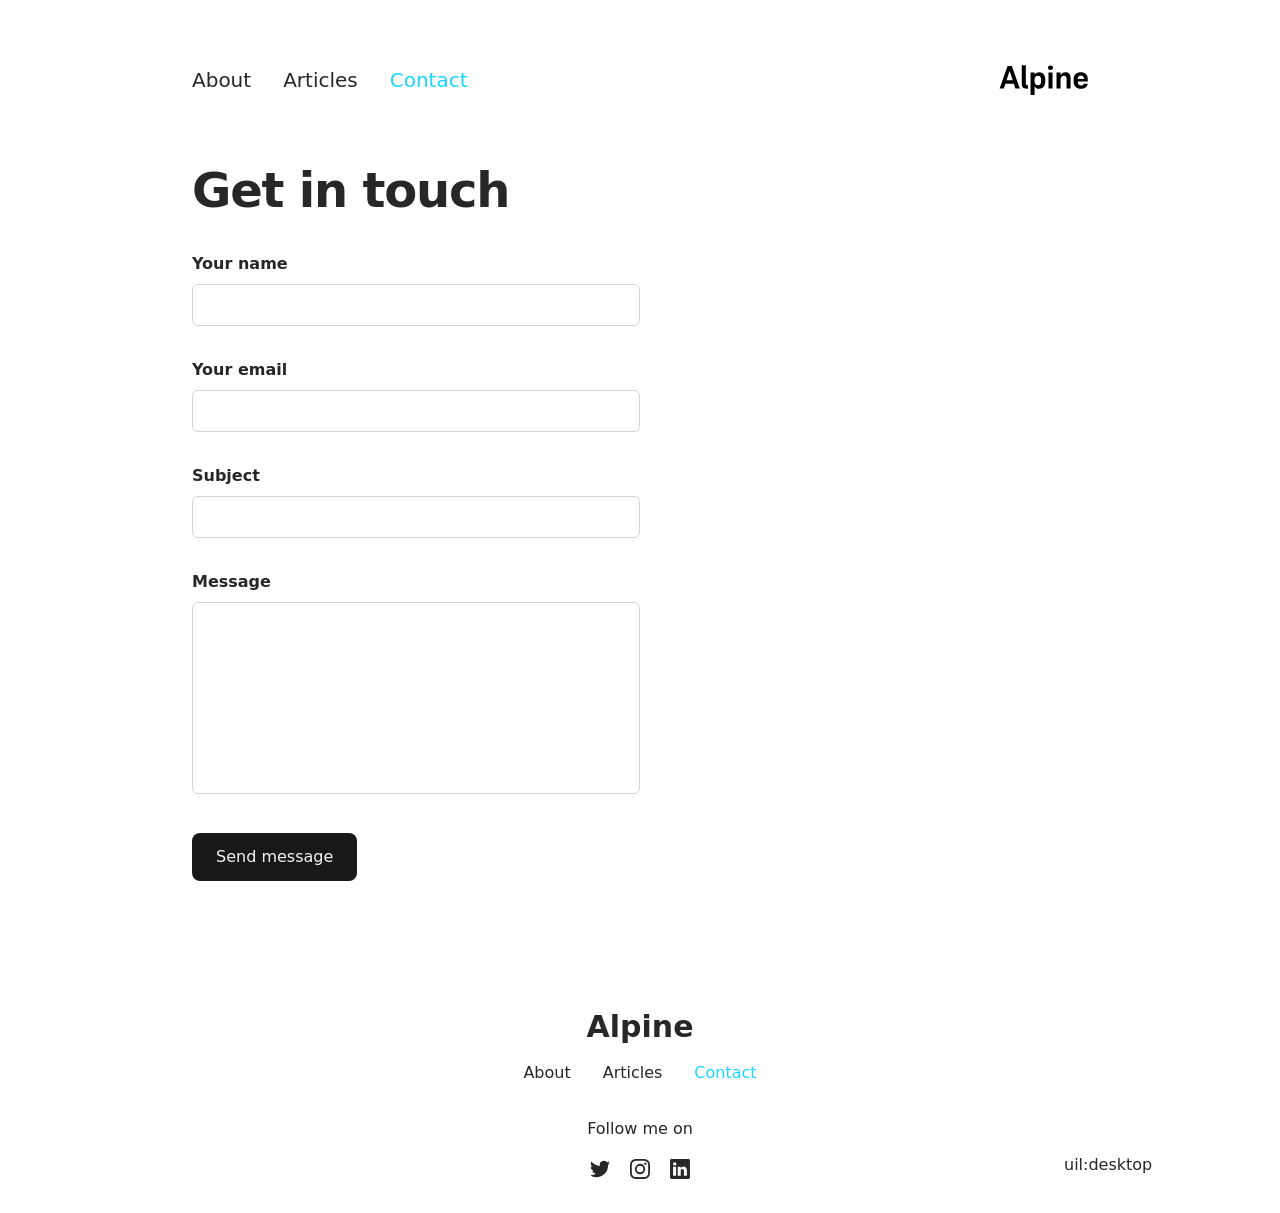
<file: contact/index.html>
<!DOCTYPE html>
<html lang="en">
<head><meta charset="utf-8">
<title>Contact</title>
<meta name="viewport" content="width=device-width, initial-scale=1">
<meta name="twitter:card" content="summary_large_image">
<meta name="description" content="The minimalist blog theme">
<meta property="og:description" content="The minimalist blog theme">
<meta property="og:image" content="/social-card-preview.png">
<meta property="og:image:width" content="400">
<meta property="og:image:height" content="300">
<meta property="og:image:alt" content="An image showcasing my project.">
<meta property="og:title" content="Contact"><link rel="modulepreload" as="script" crossorigin href="/_nuxt/entry.c427f87a.js"><link rel="preload" as="style" href="/_nuxt/entry.d5bf3c1a.css"><link rel="modulepreload" as="script" crossorigin href="/_nuxt/NuxtImg.af52b45b.js"><link rel="modulepreload" as="script" crossorigin href="/_nuxt/document-driven.94ae7ab7.js"><link rel="modulepreload" as="script" crossorigin href="/_nuxt/DocumentDrivenEmpty.38bf1693.js"><link rel="modulepreload" as="script" crossorigin href="/_nuxt/ContentRenderer.7605bb24.js"><link rel="modulepreload" as="script" crossorigin href="/_nuxt/ContentRendererMarkdown.624d3fc1.js"><link rel="modulepreload" as="script" crossorigin href="/_nuxt/DocumentDrivenNotFound.e11d5c06.js"><link rel="preload" as="style" href="/_nuxt/DocumentDrivenNotFound.aa939160.css"><link rel="modulepreload" as="script" crossorigin href="/_nuxt/default.ca3dc832.js"><link rel="modulepreload" as="script" crossorigin href="/_nuxt/ProseH1.bd58d656.js"><link rel="preload" as="style" href="/_nuxt/ProseH1.48e3ee79.css"><link rel="modulepreload" as="script" crossorigin href="/_nuxt/ContactForm.c1cf0fe8.js"><link rel="preload" as="style" href="/_nuxt/ContactForm.77d363cb.css"><link rel="modulepreload" as="script" crossorigin href="/_nuxt/Input.9cd93cf7.js"><link rel="preload" as="style" href="/_nuxt/Input.b0ae285e.css"><link rel="modulepreload" as="script" crossorigin href="/_nuxt/Button.9a075e45.js"><link rel="preload" as="style" href="/_nuxt/Button.b27fd690.css"><link rel="prefetch" as="style" href="/_nuxt/article.06aa1a19.css"><link rel="prefetch" as="style" href="/_nuxt/ProseA.baee409d.css"><link rel="prefetch" as="script" crossorigin href="/_nuxt/article.81e9794e.js"><link rel="prefetch" as="script" crossorigin href="/_nuxt/ProseA.fb3d78bf.js"><link rel="prefetch" as="script" crossorigin href="/_nuxt/date.824a539b.js"><link rel="prefetch" as="script" crossorigin href="/_nuxt/page.fe231b5c.js"><link rel="prefetch" as="script" crossorigin href="/_nuxt/client-db.7beba409.js"><link rel="prefetch" as="script" crossorigin href="/_nuxt/debug.cc5c56e4.js"><link rel="prefetch" as="style" href="/_nuxt/useStudio.1ad2bf5f.css"><link rel="prefetch" as="script" crossorigin href="/_nuxt/useStudio.126344d0.js"><link rel="prefetch" as="script" crossorigin href="/_nuxt/asyncData.89573d6c.js"><link rel="prefetch" as="style" href="/_nuxt/error-404.47a83e66.css"><link rel="prefetch" as="script" crossorigin href="/_nuxt/error-404.f4086b07.js"><link rel="prefetch" as="style" href="/_nuxt/error-500.534ab3f3.css"><link rel="prefetch" as="script" crossorigin href="/_nuxt/error-500.5460de3d.js"><style id="pinceau-theme">@media { :root {--pinceau-mq: initial; --alpine-readableLine: 68ch;--alpine-backdrop-backgroundColor: #f4f4f5b3;--prose-code-inline-padding: 0.2rem 0.375rem 0.2rem 0.375rem;--prose-code-block-backdropFilter: contrast(1);--prose-code-block-border-style: solid;--prose-code-block-border-width: 1px;--prose-tbody-tr-borderBottom-style: dashed;--prose-tbody-tr-borderBottom-width: 1px;--prose-th-textAlign: inherit;--prose-thead-borderBottom-style: solid;--prose-thead-borderBottom-width: 1px;--prose-thead-border-style: solid;--prose-thead-border-width: 0px;--prose-table-textAlign: start;--prose-hr-width: 1px;--prose-hr-style: solid;--prose-li-listStylePosition: outside;--prose-ol-li-markerColor: currentColor;--prose-ol-paddingInlineStart: 21px;--prose-ol-listStyleType: decimal;--prose-ul-li-markerColor: currentColor;--prose-ul-paddingInlineStart: 21px;--prose-ul-listStyleType: disc;--prose-blockquote-border-style: solid;--prose-blockquote-border-width: 4px;--prose-blockquote-quotes: '201C' '201D' '2018' '2019';--prose-blockquote-paddingInlineStart: 24px;--prose-a-code-color-hover: currentColor;--prose-a-code-color-static: currentColor;--prose-a-hasCode-borderBottom: none;--prose-a-border-distance: 2px;--prose-a-border-color-hover: currentColor;--prose-a-border-color-static: currentColor;--prose-a-border-style-hover: solid;--prose-a-border-style-static: dashed;--prose-a-border-width: 1px;--prose-a-color-static: inherit;--prose-a-textDecoration: none;--prose-h6-margin: 3rem 0 2rem;--prose-h5-margin: 3rem 0 2rem;--prose-h4-margin: 3rem 0 2rem;--prose-h3-margin: 3rem 0 2rem;--prose-h2-margin: 3rem 0 2rem;--prose-h1-margin: 0 0 2rem;--prose-p-fontSize: 18px;--typography-lead-loose: 2;--typography-lead-relaxed: 1.625;--typography-lead-normal: 1.5;--typography-lead-snug: 1.375;--typography-lead-tight: 1.25;--typography-lead-none: 1;--typography-lead-10: 2.5rem;--typography-lead-9: 2.25rem;--typography-lead-8: 2rem;--typography-lead-7: 1.75rem;--typography-lead-6: 1.5rem;--typography-lead-5: 1.25rem;--typography-lead-4: 1rem;--typography-lead-3: .75rem;--typography-lead-2: .5rem;--typography-lead-1: .025rem;--typography-fontWeight-black: 900;--typography-fontWeight-extrabold: 800;--typography-fontWeight-bold: 700;--typography-fontWeight-semibold: 600;--typography-fontWeight-medium: 500;--typography-fontWeight-normal: 400;--typography-fontWeight-light: 300;--typography-fontWeight-extralight: 200;--typography-fontWeight-thin: 100;--typography-fontSize-9xl: 128px;--typography-fontSize-8xl: 96px;--typography-fontSize-7xl: 72px;--typography-fontSize-6xl: 60px;--typography-fontSize-5xl: 48px;--typography-fontSize-4xl: 36px;--typography-fontSize-3xl: 30px;--typography-fontSize-2xl: 24px;--typography-fontSize-xl: 20px;--typography-fontSize-lg: 18px;--typography-fontSize-base: 16px;--typography-fontSize-sm: 14px;--typography-fontSize-xs: 12px;--typography-letterSpacing-wide: 0.025em;--typography-letterSpacing-tight: -0.025em;--typography-verticalMargin-base: 24px;--typography-verticalMargin-sm: 16px;--elements-border-secondary-hover: [object Object];--elements-backdrop-background: #fffc;--elements-backdrop-filter: saturate(200%) blur(20px);--elements-container-maxWidth: 64rem;--lead-loose: 2;--lead-relaxed: 1.625;--lead-normal: 1.5;--lead-snug: 1.375;--lead-tight: 1.25;--lead-none: 1;--lead-10: 2.5rem;--lead-9: 2.25rem;--lead-8: 2rem;--lead-7: 1.75rem;--lead-6: 1.5rem;--lead-5: 1.25rem;--lead-4: 1rem;--lead-3: .75rem;--lead-2: .5rem;--lead-1: .025rem;--letterSpacing-widest: 0.1em;--letterSpacing-wider: 0.05em;--letterSpacing-wide: 0.025em;--letterSpacing-normal: 0em;--letterSpacing-tight: -0.025em;--letterSpacing-tighter: -0.05em;--fontSize-9xl: 8rem;--fontSize-8xl: 6rem;--fontSize-7xl: 4.5rem;--fontSize-6xl: 3.75rem;--fontSize-5xl: 3rem;--fontSize-4xl: 2.25rem;--fontSize-3xl: 1.875rem;--fontSize-2xl: 1.5rem;--fontSize-xl: 1.25rem;--fontSize-lg: 1.125rem;--fontSize-base: 1rem;--fontSize-sm: 0.875rem;--fontSize-xs: 0.75rem;--fontWeight-black: 900;--fontWeight-extrabold: 800;--fontWeight-bold: 700;--fontWeight-semibold: 600;--fontWeight-medium: 500;--fontWeight-normal: 400;--fontWeight-light: 300;--fontWeight-extralight: 200;--fontWeight-thin: 100;--font-mono: ui-monospace, SFMono-Regular, Menlo, Monaco, Consolas, Liberation Mono, Courier New, monospace;--font-serif: ui-serif, Georgia, Cambria, Times New Roman, Times, serif;--font-sans: ui-sans-serif, system-ui, -apple-system, BlinkMacSystemFont, Segoe UI, Roboto, Helvetica Neue, Arial, Noto Sans, sans-serif, Apple Color Emoji, Segoe UI Emoji, Segoe UI Symbol, Noto Color Emoji;--opacity-total: 1;--opacity-high: 0.8;--opacity-medium: 0.5;--opacity-soft: 0.3;--opacity-light: 0.15;--opacity-bright: 0.1;--opacity-noOpacity: 0;--borderWidth-lg: 3px;--borderWidth-md: 2px;--borderWidth-sm: 1px;--borderWidth-noBorder: 0;--space-rem-875: 0.875rem;--space-rem-625: 0.625rem;--space-rem-375: 0.375rem;--space-rem-125: 0.125rem;--space-px: 1px;--space-128: 32rem;--space-96: 24rem;--space-80: 20rem;--space-72: 18rem;--space-64: 16rem;--space-60: 15rem;--space-56: 14rem;--space-52: 13rem;--space-48: 12rem;--space-44: 11rem;--space-40: 10rem;--space-36: 9rem;--space-32: 8rem;--space-28: 7rem;--space-24: 6rem;--space-20: 5rem;--space-16: 4rem;--space-14: 3.5rem;--space-12: 3rem;--space-11: 2.75rem;--space-10: 2.5rem;--space-9: 2.25rem;--space-8: 2rem;--space-7: 1.75rem;--space-6: 1.5rem;--space-5: 1.25rem;--space-4: 1rem;--space-3: 0.75rem;--space-2: 0.5rem;--space-1: 0.25rem;--space-0: 0px;--size-full: 100%;--size-7xl: 80rem;--size-6xl: 72rem;--size-5xl: 64rem;--size-4xl: 56rem;--size-3xl: 48rem;--size-2xl: 42rem;--size-xl: 36rem;--size-lg: 32rem;--size-md: 28rem;--size-sm: 24rem;--size-xs: 20rem;--size-200: 200px;--size-104: 104px;--size-80: 80px;--size-64: 64px;--size-56: 56px;--size-48: 48px;--size-40: 40px;--size-32: 32px;--size-24: 24px;--size-20: 20px;--size-16: 16px;--size-12: 12px;--size-8: 8px;--size-6: 6px;--size-4: 4px;--size-2: 2px;--size-0: 0px;--radii-full: 9999px;--radii-3xl: 1.75rem;--radii-2xl: 1.5rem;--radii-xl: 1rem;--radii-lg: 0.75rem;--radii-md: 0.5rem;--radii-sm: 0.375rem;--radii-xs: 0.25rem;--radii-2xs: 0.125rem;--radii-none: 0px;--shadow-none: 0px 0px 0px 0px transparent;--shadow-lg: 0px 10px 15px -3px #000000, 0px 4px 6px -4px #000000;--shadow-md: 0px 4px 6px -1px #000000, 0px 2px 4px -2px #000000;--shadow-sm: 0px 1px 3px 0px #000000, 0px 1px 2px -1px #000000;--shadow-xs: 0px 1px 2px 0px #000000;--height-screen: 100vh;--width-screen: 100vw;--color-primary-900: #002e38;--color-primary-800: #005c70;--color-primary-700: #008aa9;--color-primary-600: #00b9e1;--color-primary-500: #1ad6ff;--color-primary-400: #40ddff;--color-primary-300: #66e4ff;--color-primary-200: #8deaff;--color-primary-100: #b3f1ff;--color-primary-50: #d9f8ff;--color-ruby-900: #380011;--color-ruby-800: #700021;--color-ruby-700: #a90032;--color-ruby-600: #e10043;--color-ruby-500: #ff1a5e;--color-ruby-400: #ff4079;--color-ruby-300: #ff6694;--color-ruby-200: #ff8dae;--color-ruby-100: #ffb3c9;--color-ruby-50: #ffd9e4;--color-pink-900: #380025;--color-pink-800: #70004b;--color-pink-700: #a90070;--color-pink-600: #e10095;--color-pink-500: #ff1ab2;--color-pink-400: #ff40bf;--color-pink-300: #ff66cc;--color-pink-200: #ff8dd8;--color-pink-100: #ffb3e5;--color-pink-50: #ffd9f2;--color-purple-900: #190038;--color-purple-800: #330070;--color-purple-700: #4c00a9;--color-purple-600: #6500e1;--color-purple-500: #811aff;--color-purple-400: #9640ff;--color-purple-300: #ab66ff;--color-purple-200: #c08dff;--color-purple-100: #d5b3ff;--color-purple-50: #ead9ff;--color-royalblue-900: #0b0531;--color-royalblue-800: #160a62;--color-royalblue-700: #211093;--color-royalblue-600: #2c15c4;--color-royalblue-500: #4127e8;--color-royalblue-400: #614bec;--color-royalblue-300: #806ff0;--color-royalblue-200: #a093f3;--color-royalblue-100: #c0b7f7;--color-royalblue-50: #dfdbfb;--color-indigoblue-900: #001238;--color-indigoblue-800: #002370;--color-indigoblue-700: #0035a9;--color-indigoblue-600: #0047e1;--color-indigoblue-500: #1a62ff;--color-indigoblue-400: #407cff;--color-indigoblue-300: #6696ff;--color-indigoblue-200: #8db0ff;--color-indigoblue-100: #b3cbff;--color-indigoblue-50: #d9e5ff;--color-blue-900: #002438;--color-blue-800: #004870;--color-blue-700: #006ca9;--color-blue-600: #0090e1;--color-blue-500: #1aadff;--color-blue-400: #40bbff;--color-blue-300: #66c8ff;--color-blue-200: #8dd6ff;--color-blue-100: #b3e4ff;--color-blue-50: #d9f1ff;--color-lightblue-900: #002e38;--color-lightblue-800: #005c70;--color-lightblue-700: #008aa9;--color-lightblue-600: #00b9e1;--color-lightblue-500: #1ad6ff;--color-lightblue-400: #40ddff;--color-lightblue-300: #66e4ff;--color-lightblue-200: #8deaff;--color-lightblue-100: #b3f1ff;--color-lightblue-50: #d9f8ff;--color-teal-900: #062a28;--color-teal-800: #0b544f;--color-teal-700: #117d77;--color-teal-600: #16a79e;--color-teal-500: #1cd1c6;--color-teal-400: #36e4da;--color-teal-300: #5fe9e1;--color-teal-200: #87efe9;--color-teal-100: #aff4f0;--color-teal-50: #d7faf8;--color-pear-900: #2a2b09;--color-pear-800: #545512;--color-pear-700: #7e801b;--color-pear-600: #a8aa24;--color-pear-500: #d0d32f;--color-pear-400: #d8da52;--color-pear-300: #e0e274;--color-pear-200: #e8e997;--color-pear-100: #eff0ba;--color-pear-50: #f7f8dc;--color-red-900: #380300;--color-red-800: #700700;--color-red-700: #a90a00;--color-red-600: #e10e00;--color-red-500: #ff281a;--color-red-400: #ff4c40;--color-red-300: #ff7066;--color-red-200: #ff948d;--color-red-100: #ffb7b3;--color-red-50: #ffdbd9;--color-orange-900: #381800;--color-orange-800: #702f00;--color-orange-700: #a94700;--color-orange-600: #e15e00;--color-orange-500: #ff7a1a;--color-orange-400: #ff9040;--color-orange-300: #ffa666;--color-orange-200: #ffbd8d;--color-orange-100: #ffd3b3;--color-orange-50: #ffe9d9;--color-yellow-900: #362b03;--color-yellow-800: #6d5605;--color-yellow-700: #a38108;--color-yellow-600: #daac0a;--color-yellow-500: #f5c828;--color-yellow-400: #f7d14c;--color-yellow-300: #f8da70;--color-yellow-200: #fae393;--color-yellow-100: #fcedb7;--color-yellow-50: #fdf6db;--color-green-900: #003f25;--color-green-800: #005e38;--color-green-700: #007e4a;--color-green-600: #009d5d;--color-green-500: #00bd6f;--color-green-400: #00dc82;--color-green-300: #30ffaa;--color-green-200: #83ffcc;--color-green-100: #acffdd;--color-green-50: #d6ffee;--color-gray-900: #18181B;--color-gray-800: #27272A;--color-gray-700: #3f3f46;--color-gray-600: #52525B;--color-gray-500: #71717A;--color-gray-400: #a1a1aa;--color-gray-300: #D4d4d8;--color-gray-200: #e4e4e7;--color-gray-100: #f4f4f5;--color-gray-50: #fafafa;--color-black: #0c0c0d;--color-white: #FFFFFF;--media-portrait: only screen and (orientation: portrait);--media-landscape: only screen and (orientation: landscape);--media-rm: (prefers-reduced-motion: reduce);--media-2xl: (min-width: 1536px);--media-xl: (min-width: 1280px);--media-lg: (min-width: 1024px);--media-md: (min-width: 768px);--media-sm: (min-width: 640px);--media-xs: (min-width: 475px);--alpine-body-color: var(--color-gray-800);--alpine-body-backgroundColor: var(--color-white);--prose-code-inline-fontWeight: var(--typography-fontWeight-normal);--prose-code-inline-fontSize: var(--typography-fontSize-sm);--prose-code-inline-borderRadius: var(--radii-xs);--prose-code-block-pre-padding: var(--typography-verticalMargin-sm);--prose-code-block-margin: var(--typography-verticalMargin-base) 0;--prose-code-block-fontSize: var(--typography-fontSize-sm);--prose-tbody-code-inline-fontSize: var(--typography-fontSize-sm);--prose-tbody-td-padding: var(--typography-verticalMargin-sm);--prose-th-fontWeight: var(--typography-fontWeight-semibold);--prose-th-padding: 0 var(--typography-verticalMargin-sm) var(--typography-verticalMargin-sm) var(--typography-verticalMargin-sm);--prose-table-lineHeight: var(--typography-lead-6);--prose-table-fontSize: var(--typography-fontSize-sm);--prose-table-margin: var(--typography-verticalMargin-base) 0;--prose-hr-margin: var(--typography-verticalMargin-base) 0;--prose-li-margin: var(--typography-verticalMargin-sm) 0;--prose-ol-margin: var(--typography-verticalMargin-base) 0;--prose-ul-margin: var(--typography-verticalMargin-base) 0;--prose-blockquote-margin: var(--typography-verticalMargin-base) 0;--prose-a-code-border-style: var(--prose-a-border-style-static);--prose-a-code-border-width: var(--prose-a-border-width);--prose-a-fontWeight: var(--typography-fontWeight-medium);--prose-img-margin: var(--typography-verticalMargin-base) 0;--prose-strong-fontWeight: var(--typography-fontWeight-semibold);--prose-h6-iconSize: var(--typography-fontSize-base);--prose-h6-fontWeight: var(--typography-fontWeight-semibold);--prose-h6-lineHeight: var(--typography-lead-normal);--prose-h6-fontSize: var(--typography-fontSize-lg);--prose-h5-iconSize: var(--typography-fontSize-lg);--prose-h5-fontWeight: var(--typography-fontWeight-semibold);--prose-h5-lineHeight: var(--typography-lead-snug);--prose-h5-fontSize: var(--typography-fontSize-xl);--prose-h4-iconSize: var(--typography-fontSize-lg);--prose-h4-letterSpacing: var(--typography-letterSpacing-tight);--prose-h4-fontWeight: var(--typography-fontWeight-semibold);--prose-h4-lineHeight: var(--typography-lead-snug);--prose-h4-fontSize: var(--typography-fontSize-2xl);--prose-h3-iconSize: var(--typography-fontSize-xl);--prose-h3-letterSpacing: var(--typography-letterSpacing-tight);--prose-h3-fontWeight: var(--typography-fontWeight-semibold);--prose-h3-lineHeight: var(--typography-lead-snug);--prose-h3-fontSize: var(--typography-fontSize-3xl);--prose-h2-iconSize: var(--typography-fontSize-2xl);--prose-h2-letterSpacing: var(--typography-letterSpacing-tight);--prose-h2-fontWeight: var(--typography-fontWeight-semibold);--prose-h2-lineHeight: var(--typography-lead-tight);--prose-h2-fontSize: var(--typography-fontSize-4xl);--prose-h1-iconSize: var(--typography-fontSize-3xl);--prose-h1-letterSpacing: var(--typography-letterSpacing-tight);--prose-h1-fontWeight: var(--typography-fontWeight-bold);--prose-h1-lineHeight: var(--typography-lead-tight);--prose-h1-fontSize: var(--typography-fontSize-5xl);--prose-p-br-margin: var(--typography-verticalMargin-base) 0 0 0;--prose-p-margin: var(--typography-verticalMargin-base) 0;--prose-p-lineHeight: var(--typography-lead-normal);--typography-color-primary-900: var(--color-primary-900);--typography-color-primary-800: var(--color-primary-800);--typography-color-primary-700: var(--color-primary-700);--typography-color-primary-600: var(--color-primary-600);--typography-color-primary-500: var(--color-primary-500);--typography-color-primary-400: var(--color-primary-400);--typography-color-primary-300: var(--color-primary-300);--typography-color-primary-200: var(--color-primary-200);--typography-color-primary-100: var(--color-primary-100);--typography-color-primary-50: var(--color-primary-50);--typography-font-code: var(--font-mono);--typography-font-body: var(--font-sans);--typography-font-display: var(--font-sans);--typography-body-backgroundColor: var(--color-white);--typography-body-color: var(--color-black);--elements-state-danger-borderColor-secondary: var(--color-red-200);--elements-state-danger-borderColor-primary: var(--color-red-100);--elements-state-danger-backgroundColor-secondary: var(--color-red-100);--elements-state-danger-backgroundColor-primary: var(--color-red-50);--elements-state-danger-color-secondary: var(--color-red-600);--elements-state-danger-color-primary: var(--color-red-500);--elements-state-warning-borderColor-secondary: var(--color-yellow-200);--elements-state-warning-borderColor-primary: var(--color-yellow-100);--elements-state-warning-backgroundColor-secondary: var(--color-yellow-100);--elements-state-warning-backgroundColor-primary: var(--color-yellow-50);--elements-state-warning-color-secondary: var(--color-yellow-700);--elements-state-warning-color-primary: var(--color-yellow-600);--elements-state-success-borderColor-secondary: var(--color-green-200);--elements-state-success-borderColor-primary: var(--color-green-100);--elements-state-success-backgroundColor-secondary: var(--color-green-100);--elements-state-success-backgroundColor-primary: var(--color-green-50);--elements-state-success-color-secondary: var(--color-green-600);--elements-state-success-color-primary: var(--color-green-500);--elements-state-info-borderColor-secondary: var(--color-blue-200);--elements-state-info-borderColor-primary: var(--color-blue-100);--elements-state-info-backgroundColor-secondary: var(--color-blue-100);--elements-state-info-backgroundColor-primary: var(--color-blue-50);--elements-state-info-color-secondary: var(--color-blue-600);--elements-state-info-color-primary: var(--color-blue-500);--elements-state-primary-borderColor-secondary: var(--color-primary-200);--elements-state-primary-borderColor-primary: var(--color-primary-100);--elements-state-primary-backgroundColor-secondary: var(--color-primary-100);--elements-state-primary-backgroundColor-primary: var(--color-primary-50);--elements-state-primary-color-secondary: var(--color-primary-700);--elements-state-primary-color-primary: var(--color-primary-600);--elements-surface-secondary-backgroundColor: var(--color-gray-200);--elements-surface-primary-backgroundColor: var(--color-gray-100);--elements-surface-background-base: var(--color-gray-100);--elements-border-secondary-static: var(--color-gray-200);--elements-border-primary-hover: var(--color-gray-200);--elements-border-primary-static: var(--color-gray-100);--elements-container-padding-md: var(--space-16);--elements-container-padding-sm: var(--space-12);--elements-container-padding-xs: var(--space-8);--elements-container-padding-mobile: var(--space-6);--elements-text-secondary-color-hover: var(--color-gray-700);--elements-text-secondary-color-static: var(--color-gray-500);--elements-text-primary-color-static: var(--color-gray-900);--text-6xl-lineHeight: var(--lead-none);--text-6xl-fontSize: var(--fontSize-6xl);--text-5xl-lineHeight: var(--lead-none);--text-5xl-fontSize: var(--fontSize-5xl);--text-4xl-lineHeight: var(--lead-10);--text-4xl-fontSize: var(--fontSize-4xl);--text-3xl-lineHeight: var(--lead-9);--text-3xl-fontSize: var(--fontSize-3xl);--text-2xl-lineHeight: var(--lead-8);--text-2xl-fontSize: var(--fontSize-2xl);--text-xl-lineHeight: var(--lead-7);--text-xl-fontSize: var(--fontSize-xl);--text-lg-lineHeight: var(--lead-7);--text-lg-fontSize: var(--fontSize-lg);--text-base-lineHeight: var(--lead-6);--text-base-fontSize: var(--fontSize-base);--text-sm-lineHeight: var(--lead-5);--text-sm-fontSize: var(--fontSize-sm);--text-xs-lineHeight: var(--lead-4);--text-xs-fontSize: var(--fontSize-xs);--shadow-2xl: 0px 25px 50px -12px var(--color-gray-900);--shadow-xl: 0px 20px 25px -5px var(--color-gray-400), 0px 8px 10px -6px #000000;--color-secondary-900: var(--color-gray-900);--color-secondary-800: var(--color-gray-800);--color-secondary-700: var(--color-gray-700);--color-secondary-600: var(--color-gray-600);--color-secondary-500: var(--color-gray-500);--color-secondary-400: var(--color-gray-400);--color-secondary-300: var(--color-gray-300);--color-secondary-200: var(--color-gray-200);--color-secondary-100: var(--color-gray-100);--color-secondary-50: var(--color-gray-50);--prose-a-code-background-hover: var(--typography-color-primary-50);--prose-a-code-border-color-hover: var(--typography-color-primary-500);--prose-a-color-hover: var(--typography-color-primary-500);--typography-color-secondary-900: var(--color-secondary-900);--typography-color-secondary-800: var(--color-secondary-800);--typography-color-secondary-700: var(--color-secondary-700);--typography-color-secondary-600: var(--color-secondary-600);--typography-color-secondary-500: var(--color-secondary-500);--typography-color-secondary-400: var(--color-secondary-400);--typography-color-secondary-300: var(--color-secondary-300);--typography-color-secondary-200: var(--color-secondary-200);--typography-color-secondary-100: var(--color-secondary-100);--typography-color-secondary-50: var(--color-secondary-50);--prose-code-inline-backgroundColor: var(--typography-color-secondary-100);--prose-code-inline-color: var(--typography-color-secondary-700);--prose-code-block-backgroundColor: var(--typography-color-secondary-100);--prose-code-block-color: var(--typography-color-secondary-700);--prose-code-block-border-color: var(--typography-color-secondary-200);--prose-tbody-tr-borderBottom-color: var(--typography-color-secondary-200);--prose-th-color: var(--typography-color-secondary-600);--prose-thead-borderBottom-color: var(--typography-color-secondary-200);--prose-thead-border-color: var(--typography-color-secondary-300);--prose-hr-color: var(--typography-color-secondary-200);--prose-blockquote-border-color: var(--typography-color-secondary-200);--prose-blockquote-color: var(--typography-color-secondary-500);--prose-a-code-border-color-static: var(--typography-color-secondary-400); } }@media { :root.dark {--pinceau-mq: dark; --alpine-backdrop-backgroundColor: #18181bb3;--prose-code-block-backdropFilter: contrast(1);--prose-ol-li-markerColor: currentColor;--prose-ul-li-markerColor: currentColor;--prose-a-code-color-hover: currentColor;--prose-a-code-color-static: currentColor;--prose-a-border-color-hover: currentColor;--prose-a-border-color-static: currentColor;--prose-a-color-static: inherit;--elements-backdrop-background: #0c0d0ccc;--alpine-body-color: var(--color-gray-200);--alpine-body-backgroundColor: var(--color-black);--typography-body-backgroundColor: var(--color-black);--typography-body-color: var(--color-white);--elements-state-danger-borderColor-secondary: var(--color-red-700);--elements-state-danger-borderColor-primary: var(--color-red-800);--elements-state-danger-backgroundColor-secondary: var(--color-red-800);--elements-state-danger-backgroundColor-primary: var(--color-red-900);--elements-state-danger-color-secondary: var(--color-red-200);--elements-state-danger-color-primary: var(--color-red-300);--elements-state-warning-borderColor-secondary: var(--color-yellow-700);--elements-state-warning-borderColor-primary: var(--color-yellow-800);--elements-state-warning-backgroundColor-secondary: var(--color-yellow-800);--elements-state-warning-backgroundColor-primary: var(--color-yellow-900);--elements-state-warning-color-secondary: var(--color-yellow-200);--elements-state-warning-color-primary: var(--color-yellow-400);--elements-state-success-borderColor-secondary: var(--color-green-700);--elements-state-success-borderColor-primary: var(--color-green-800);--elements-state-success-backgroundColor-secondary: var(--color-green-800);--elements-state-success-backgroundColor-primary: var(--color-green-900);--elements-state-success-color-secondary: var(--color-green-200);--elements-state-success-color-primary: var(--color-green-400);--elements-state-info-borderColor-secondary: var(--color-blue-700);--elements-state-info-borderColor-primary: var(--color-blue-800);--elements-state-info-backgroundColor-secondary: var(--color-blue-800);--elements-state-info-backgroundColor-primary: var(--color-blue-900);--elements-state-info-color-secondary: var(--color-blue-200);--elements-state-info-color-primary: var(--color-blue-400);--elements-state-primary-borderColor-secondary: var(--color-primary-700);--elements-state-primary-borderColor-primary: var(--color-primary-800);--elements-state-primary-backgroundColor-secondary: var(--color-primary-800);--elements-state-primary-backgroundColor-primary: var(--color-primary-900);--elements-state-primary-color-secondary: var(--color-primary-200);--elements-state-primary-color-primary: var(--color-primary-400);--elements-surface-secondary-backgroundColor: var(--color-gray-800);--elements-surface-primary-backgroundColor: var(--color-gray-900);--elements-surface-background-base: var(--color-gray-900);--elements-border-secondary-static: var(--color-gray-800);--elements-border-primary-hover: var(--color-gray-800);--elements-border-primary-static: var(--color-gray-900);--elements-text-secondary-color-hover: var(--color-gray-200);--elements-text-secondary-color-static: var(--color-gray-400);--elements-text-primary-color-static: var(--color-gray-50);--prose-a-code-background-hover: var(--typography-color-primary-900);--prose-a-code-border-color-hover: var(--typography-color-primary-600);--prose-a-color-hover: var(--typography-color-primary-400);--prose-code-inline-backgroundColor: var(--typography-color-secondary-800);--prose-code-inline-color: var(--typography-color-secondary-200);--prose-code-block-backgroundColor: var(--typography-color-secondary-900);--prose-code-block-color: var(--typography-color-secondary-200);--prose-code-block-border-color: var(--typography-color-secondary-800);--prose-tbody-tr-borderBottom-color: var(--typography-color-secondary-800);--prose-th-color: var(--typography-color-secondary-400);--prose-thead-borderBottom-color: var(--typography-color-secondary-800);--prose-thead-border-color: var(--typography-color-secondary-600);--prose-hr-color: var(--typography-color-secondary-800);--prose-blockquote-border-color: var(--typography-color-secondary-700);--prose-blockquote-color: var(--typography-color-secondary-400);--prose-a-code-border-color-static: var(--typography-color-secondary-600); } }</style><style id="pinceau-runtime-hydratable">@media{.phy[--]{--puid:R09369-v;}.pv-Cvs1CP{max-width:var(--elements-container-maxWidth);padding-left:var(--elements-container-padding-mobile);padding-right:var(--elements-container-padding-mobile);}@media (min-width: 475px){.pv-Cvs1CP{padding-left:var(--elements-container-padding-xs);padding-right:var(--elements-container-padding-xs);}}@media (min-width: 640px){.pv-Cvs1CP{padding-left:var(--elements-container-padding-sm);padding-right:var(--elements-container-padding-sm);}}@media (min-width: 768px){.pv-Cvs1CP{padding-left:var(--elements-container-padding-md);padding-right:var(--elements-container-padding-md);}}} </style><link rel="stylesheet" href="/_nuxt/entry.d5bf3c1a.css"><link rel="stylesheet" href="/_nuxt/DocumentDrivenNotFound.aa939160.css"><link rel="stylesheet" href="/_nuxt/ProseH1.48e3ee79.css"><link rel="stylesheet" href="/_nuxt/ContactForm.77d363cb.css"><link rel="stylesheet" href="/_nuxt/Input.b0ae285e.css"><link rel="stylesheet" href="/_nuxt/Button.b27fd690.css"><script>"use strict";(()=>{const a=window,e=document.documentElement,m=["dark","light"],c=window.localStorage.getItem("nuxt-color-mode")||"system";let n=c==="system"?f():c;const l=e.getAttribute("data-color-mode-forced");l&&(n=l),i(n),a["__NUXT_COLOR_MODE__"]={preference:c,value:n,getColorScheme:f,addColorScheme:i,removeColorScheme:d};function i(o){const t=""+o+"",s="";e.classList?e.classList.add(t):e.className+=" "+t,s&&e.setAttribute("data-"+s,o)}function d(o){const t=""+o+"",s="";e.classList?e.classList.remove(t):e.className=e.className.replace(new RegExp(t,"g"),""),s&&e.removeAttribute("data-"+s)}function r(o){return a.matchMedia("(prefers-color-scheme"+o+")")}function f(){if(a.matchMedia&&r("").media!=="not all"){for(const o of m)if(r(":"+o).matches)return o}return"light"}})();
</script></head>
<body ><div id="__nuxt"><div class="container pv-Cvs1CP pc-R09369 app-layout" data-v-93c22c3b data-v-6d327d86><!--[--><div class="nuxt-progress" style="width:0%;height:3px;opacity:0;background-size:Infinity% auto;" data-v-93c22c3b></div><header class="right" data-v-93c22c3b data-v-ebfd1e7c><div class="menu" data-v-ebfd1e7c><button aria-label="Navigation Menu" data-v-ebfd1e7c><svg width="24" height="24" viewBox="0 0 68 68" fill="currentColor" xmlns="http://www.w3.org/2000/svg" data-v-ebfd1e7c><path d="M8 34C8 32.1362 8 31.2044 8.30448 30.4693C8.71046 29.4892 9.48915 28.7105 10.4693 28.3045C11.2044 28 12.1362 28 14 28C15.8638 28 16.7956 28 17.5307 28.3045C18.5108 28.7105 19.2895 29.4892 19.6955 30.4693C20 31.2044 20 32.1362 20 34C20 35.8638 20 36.7956 19.6955 37.5307C19.2895 38.5108 18.5108 39.2895 17.5307 39.6955C16.7956 40 15.8638 40 14 40C12.1362 40 11.2044 40 10.4693 39.6955C9.48915 39.2895 8.71046 38.5108 8.30448 37.5307C8 36.7956 8 35.8638 8 34Z" data-v-ebfd1e7c></path><path d="M28 34C28 32.1362 28 31.2044 28.3045 30.4693C28.7105 29.4892 29.4892 28.7105 30.4693 28.3045C31.2044 28 32.1362 28 34 28C35.8638 28 36.7956 28 37.5307 28.3045C38.5108 28.7105 39.2895 29.4892 39.6955 30.4693C40 31.2044 40 32.1362 40 34C40 35.8638 40 36.7956 39.6955 37.5307C39.2895 38.5108 38.5108 39.2895 37.5307 39.6955C36.7956 40 35.8638 40 34 40C32.1362 40 31.2044 40 30.4693 39.6955C29.4892 39.2895 28.7105 38.5108 28.3045 37.5307C28 36.7956 28 35.8638 28 34Z" data-v-ebfd1e7c></path><path d="M48 34C48 32.1362 48 31.2044 48.3045 30.4693C48.7105 29.4892 49.4892 28.7105 50.4693 28.3045C51.2044 28 52.1362 28 54 28C55.8638 28 56.7956 28 57.5307 28.3045C58.5108 28.7105 59.2895 29.4892 59.6955 30.4693C60 31.2044 60 32.1362 60 34C60 35.8638 60 36.7956 59.6955 37.5307C59.2895 38.5108 58.5108 39.2895 57.5307 39.6955C56.7956 40 55.8638 40 54 40C52.1362 40 51.2044 40 50.4693 39.6955C49.4892 39.2895 48.7105 38.5108 48.3045 37.5307C48 36.7956 48 35.8638 48 34Z" data-v-ebfd1e7c></path></svg></button></div><div class="overlay" data-v-ebfd1e7c><nav data-v-ebfd1e7c data-v-47e45ff0><ul data-v-47e45ff0><!--[--><li data-v-47e45ff0><a href="/" class="" data-v-47e45ff0><span class="underline-fx" data-v-47e45ff0></span> About</a></li><li data-v-47e45ff0><a href="/articles" class="" data-v-47e45ff0><span class="underline-fx" data-v-47e45ff0></span> Articles</a></li><li data-v-47e45ff0><a aria-current="page" href="/contact" class="router-link-active router-link-exact-active" data-v-47e45ff0><span class="underline-fx" data-v-47e45ff0></span> Contact</a></li><!--]--></ul></nav></div><div class="logo" data-v-ebfd1e7c><a href="/" class="" data-v-ebfd1e7c><img src="/logo-dark.svg" class="dark-img" alt="alpine" width="89" height="31" data-v-ebfd1e7c><img src="/logo.svg" class="light-img" alt="alpine" width="89" height="31" data-v-ebfd1e7c></a></div><div class="main-nav" data-v-ebfd1e7c><nav data-v-ebfd1e7c data-v-47e45ff0><ul data-v-47e45ff0><!--[--><li data-v-47e45ff0><a href="/" class="" data-v-47e45ff0><span class="underline-fx" data-v-47e45ff0></span> About</a></li><li data-v-47e45ff0><a href="/articles" class="" data-v-47e45ff0><span class="underline-fx" data-v-47e45ff0></span> Articles</a></li><li data-v-47e45ff0><a aria-current="page" href="/contact" class="router-link-active router-link-exact-active" data-v-47e45ff0><span class="underline-fx" data-v-47e45ff0></span> Contact</a></li><!--]--></ul></nav></div></header><!--[--><div class="document-driven-page"><main><!--[--><div><h1 id="get-in-touch" data-v-a5759516><a aria-current="page" href="/contact#get-in-touch" class="router-link-active router-link-exact-active" data-v-a5759516><!--[-->Get in touch<!--]--><!----></a></h1><form class="contact-form" method="POST" action data-v-0b8fa48c><div class="inputs" data-v-0b8fa48c><!--[--><div data-v-0b8fa48c data-v-9901ee87><label for="name" data-v-9901ee87>Your name</label><input id="name" name="name" value="" type="text" placeholder="" data-v-9901ee87></div><div data-v-0b8fa48c data-v-9901ee87><label for="email" data-v-9901ee87>Your email</label><input id="email" name="email" value="" type="email" placeholder="" data-v-9901ee87></div><div data-v-0b8fa48c data-v-9901ee87><label for="subject" data-v-9901ee87>Subject</label><input id="subject" name="subject" value="" type="text" placeholder="" data-v-9901ee87></div><div data-v-0b8fa48c data-v-9901ee87><label for="message" data-v-9901ee87>Message</label><textarea id="message" name="message" type="textarea" placeholder="" data-v-9901ee87></textarea></div><!--]--></div><div data-v-0b8fa48c><button type="submit" disabled data-v-0b8fa48c data-v-d78240db><!--[-->Send message<!--]--></button></div></form></div><!--]--></main></div><!--]--><footer class="center" data-v-93c22c3b data-v-d63b5c07><a href="https://www.github.com/nuxt-themes/alpine" rel="noopener noreferrer" class="credits" data-v-d63b5c07>Alpine</a><div class="navigation" data-v-d63b5c07><nav data-v-d63b5c07 data-v-47e45ff0><ul data-v-47e45ff0><!--[--><li data-v-47e45ff0><a href="/" class="" data-v-47e45ff0><span class="underline-fx" data-v-47e45ff0></span> About</a></li><li data-v-47e45ff0><a href="/articles" class="" data-v-47e45ff0><span class="underline-fx" data-v-47e45ff0></span> Articles</a></li><li data-v-47e45ff0><a aria-current="page" href="/contact" class="router-link-active router-link-exact-active" data-v-47e45ff0><span class="underline-fx" data-v-47e45ff0></span> Contact</a></li><!--]--></ul></nav></div><p class="message" data-v-d63b5c07>Follow me on</p><div class="icons" data-v-d63b5c07><div class="social" data-v-d63b5c07><!--[--><a href="https://twitter.com/nuxtlabs" rel="noopener noreferrer" target="_blank" title="nuxtlabs" aria-label="nuxtlabs" data-v-ddf2f94a><svg xmlns="http://www.w3.org/2000/svg" xmlns:xlink="http://www.w3.org/1999/xlink" aria-hidden="true" role="img" class="icon" data-v-ddf2f94a style="" width="1em" height="1em" viewBox="0 0 24 24" data-v-121c6e7d><path fill="currentColor" d="M22 5.8a8.49 8.49 0 0 1-2.36.64a4.13 4.13 0 0 0 1.81-2.27a8.21 8.21 0 0 1-2.61 1a4.1 4.1 0 0 0-7 3.74a11.64 11.64 0 0 1-8.45-4.29a4.16 4.16 0 0 0-.55 2.07a4.09 4.09 0 0 0 1.82 3.41a4.05 4.05 0 0 1-1.86-.51v.05a4.1 4.1 0 0 0 3.3 4a3.93 3.93 0 0 1-1.1.17a4.9 4.9 0 0 1-.77-.07a4.11 4.11 0 0 0 3.83 2.84A8.22 8.22 0 0 1 3 18.34a7.93 7.93 0 0 1-1-.06a11.57 11.57 0 0 0 6.29 1.85A11.59 11.59 0 0 0 20 8.45v-.53a8.43 8.43 0 0 0 2-2.12Z"/></svg></a><a href="https://instagram.com/atinuxt" rel="noopener noreferrer" target="_blank" title="atinuxt" aria-label="atinuxt" data-v-ddf2f94a><svg xmlns="http://www.w3.org/2000/svg" xmlns:xlink="http://www.w3.org/1999/xlink" aria-hidden="true" role="img" class="icon" data-v-ddf2f94a style="" width="1em" height="1em" viewBox="0 0 24 24" data-v-121c6e7d><path fill="currentColor" d="M17.34 5.46a1.2 1.2 0 1 0 1.2 1.2a1.2 1.2 0 0 0-1.2-1.2Zm4.6 2.42a7.59 7.59 0 0 0-.46-2.43a4.94 4.94 0 0 0-1.16-1.77a4.7 4.7 0 0 0-1.77-1.15a7.3 7.3 0 0 0-2.43-.47C15.06 2 14.72 2 12 2s-3.06 0-4.12.06a7.3 7.3 0 0 0-2.43.47a4.78 4.78 0 0 0-1.77 1.15a4.7 4.7 0 0 0-1.15 1.77a7.3 7.3 0 0 0-.47 2.43C2 8.94 2 9.28 2 12s0 3.06.06 4.12a7.3 7.3 0 0 0 .47 2.43a4.7 4.7 0 0 0 1.15 1.77a4.78 4.78 0 0 0 1.77 1.15a7.3 7.3 0 0 0 2.43.47C8.94 22 9.28 22 12 22s3.06 0 4.12-.06a7.3 7.3 0 0 0 2.43-.47a4.7 4.7 0 0 0 1.77-1.15a4.85 4.85 0 0 0 1.16-1.77a7.59 7.59 0 0 0 .46-2.43c0-1.06.06-1.4.06-4.12s0-3.06-.06-4.12ZM20.14 16a5.61 5.61 0 0 1-.34 1.86a3.06 3.06 0 0 1-.75 1.15a3.19 3.19 0 0 1-1.15.75a5.61 5.61 0 0 1-1.86.34c-1 .05-1.37.06-4 .06s-3 0-4-.06a5.73 5.73 0 0 1-1.94-.3a3.27 3.27 0 0 1-1.1-.75a3 3 0 0 1-.74-1.15a5.54 5.54 0 0 1-.4-1.9c0-1-.06-1.37-.06-4s0-3 .06-4a5.54 5.54 0 0 1 .35-1.9A3 3 0 0 1 5 5a3.14 3.14 0 0 1 1.1-.8A5.73 5.73 0 0 1 8 3.86c1 0 1.37-.06 4-.06s3 0 4 .06a5.61 5.61 0 0 1 1.86.34a3.06 3.06 0 0 1 1.19.8a3.06 3.06 0 0 1 .75 1.1a5.61 5.61 0 0 1 .34 1.9c.05 1 .06 1.37.06 4s-.01 3-.06 4ZM12 6.87A5.13 5.13 0 1 0 17.14 12A5.12 5.12 0 0 0 12 6.87Zm0 8.46A3.33 3.33 0 1 1 15.33 12A3.33 3.33 0 0 1 12 15.33Z"/></svg></a><a href="https://www.linkedin.com/company/nuxtlabs" rel="noopener noreferrer" target="_blank" title="LinkedIn" aria-label="LinkedIn" data-v-ddf2f94a><svg xmlns="http://www.w3.org/2000/svg" xmlns:xlink="http://www.w3.org/1999/xlink" aria-hidden="true" role="img" class="icon" data-v-ddf2f94a style="" width="1em" height="1em" viewBox="0 0 24 24" data-v-121c6e7d><path fill="currentColor" d="M20.47 2H3.53a1.45 1.45 0 0 0-1.47 1.43v17.14A1.45 1.45 0 0 0 3.53 22h16.94a1.45 1.45 0 0 0 1.47-1.43V3.43A1.45 1.45 0 0 0 20.47 2ZM8.09 18.74h-3v-9h3ZM6.59 8.48a1.56 1.56 0 1 1 0-3.12a1.57 1.57 0 1 1 0 3.12Zm12.32 10.26h-3v-4.83c0-1.21-.43-2-1.52-2A1.65 1.65 0 0 0 12.85 13a2 2 0 0 0-.1.73v5h-3v-9h3V11a3 3 0 0 1 2.71-1.5c2 0 3.45 1.29 3.45 4.06Z"/></svg></a><!--]--></div><div class="color-mode-switch" data-v-d63b5c07><button aria-label="Color Mode" data-v-d63b5c07 data-v-693a1e33><span data-v-693a1e33></span></button></div></div></footer><!--]--></div></div><script type="application/json" id="__NUXT_DATA__" data-ssr="true">[["Reactive",1],{"data":2,"state":3,"_errors":88,"serverRendered":61,"path":6},{},{"$sdd-pages":4,"$sdd-surrounds":36,"$sdd-globals":58,"$scolor-mode":59,"$sdd-navigation":62,"$sicons":79},{"/contact":5},{"_path":6,"_dir":7,"_draft":8,"_partial":8,"_locale":7,"_empty":8,"title":9,"description":7,"layout":10,"body":11,"_type":31,"_id":32,"_source":33,"_file":34,"_extension":35},"/contact","",false,"Contact","default",{"type":12,"children":13,"toc":28},"root",[14,23],{"type":15,"tag":16,"props":17,"children":19},"element","h1",{"id":18},"get-in-touch",[20],{"type":21,"value":22},"text","Get in touch",{"type":15,"tag":24,"props":25,"children":27},"contact-form",{":fields":26},"[{\"type\":\"text\",\"name\":\"name\",\"label\":\"Your name\",\"required\":true},{\"type\":\"email\",\"name\":\"email\",\"label\":\"Your email\",\"required\":true},{\"type\":\"text\",\"name\":\"subject\",\"label\":\"Subject\",\"required\":false},{\"type\":\"textarea\",\"name\":\"message\",\"label\":\"Message\",\"required\":true}]",[],{"title":7,"searchDepth":29,"depth":29,"links":30},2,[],"markdown","content:3.contact.md","content","3.contact.md","md",{"/contact":37},[38,44],{"_path":39,"_dir":7,"_draft":8,"_partial":8,"_locale":7,"_empty":8,"title":40,"description":7,"layout":41,"_type":31,"_id":42,"_source":33,"_file":43,"_extension":35},"/articles","Articles","page","content:2.articles.md","2.articles.md",{"_path":45,"_dir":46,"_draft":8,"_partial":8,"_locale":7,"_empty":8,"title":47,"description":48,"cover":49,"author":50,"date":54,"layout":55,"_type":31,"_id":56,"_source":33,"_file":57,"_extension":35},"/articles/get-started","articles","Get started with Alpine","Creating a blog with Alpine is a command away, as well as deploying to many platforms.","/articles/get-started.webp",{"name":51,"avatarUrl":52,"link":53},"Sébastien Chopin","https://pbs.twimg.com/profile_images/1042510623962275840/1Iw_Mvud_400x400.jpg","https://twitter.com/atinux","2022-08-23T00:00:00.000Z","article","content:articles:1.get-started.md","articles/1.get-started.md",{},{"preference":60,"value":60,"unknown":61,"forced":8},"system",true,[63,66,78],{"title":64,"_path":65,"layout":10},"About","/",{"title":40,"_path":39,"children":67,"layout":41},[68,69,72,75],{"title":47,"_path":45,"layout":55},{"title":70,"_path":71,"layout":55},"Configure Alpine","/articles/configure",{"title":73,"_path":74,"layout":55},"Write Articles","/articles/write-articles",{"title":76,"_path":77,"layout":55},"Customize Alpine","/articles/design-tokens",{"title":9,"_path":6,"layout":10},{"uil:twitter":80,"uil:instagram":84,"uil:linkedin":86},{"left":81,"top":81,"width":82,"height":82,"rotate":81,"vFlip":8,"hFlip":8,"body":83},0,24,"\u003Cpath fill=\"currentColor\" d=\"M22 5.8a8.49 8.49 0 0 1-2.36.64a4.13 4.13 0 0 0 1.81-2.27a8.21 8.21 0 0 1-2.61 1a4.1 4.1 0 0 0-7 3.74a11.64 11.64 0 0 1-8.45-4.29a4.16 4.16 0 0 0-.55 2.07a4.09 4.09 0 0 0 1.82 3.41a4.05 4.05 0 0 1-1.86-.51v.05a4.1 4.1 0 0 0 3.3 4a3.93 3.93 0 0 1-1.1.17a4.9 4.9 0 0 1-.77-.07a4.11 4.11 0 0 0 3.83 2.84A8.22 8.22 0 0 1 3 18.34a7.93 7.93 0 0 1-1-.06a11.57 11.57 0 0 0 6.29 1.85A11.59 11.59 0 0 0 20 8.45v-.53a8.43 8.43 0 0 0 2-2.12Z\"/>",{"left":81,"top":81,"width":82,"height":82,"rotate":81,"vFlip":8,"hFlip":8,"body":85},"\u003Cpath fill=\"currentColor\" d=\"M17.34 5.46a1.2 1.2 0 1 0 1.2 1.2a1.2 1.2 0 0 0-1.2-1.2Zm4.6 2.42a7.59 7.59 0 0 0-.46-2.43a4.94 4.94 0 0 0-1.16-1.77a4.7 4.7 0 0 0-1.77-1.15a7.3 7.3 0 0 0-2.43-.47C15.06 2 14.72 2 12 2s-3.06 0-4.12.06a7.3 7.3 0 0 0-2.43.47a4.78 4.78 0 0 0-1.77 1.15a4.7 4.7 0 0 0-1.15 1.77a7.3 7.3 0 0 0-.47 2.43C2 8.94 2 9.28 2 12s0 3.06.06 4.12a7.3 7.3 0 0 0 .47 2.43a4.7 4.7 0 0 0 1.15 1.77a4.78 4.78 0 0 0 1.77 1.15a7.3 7.3 0 0 0 2.43.47C8.94 22 9.28 22 12 22s3.06 0 4.12-.06a7.3 7.3 0 0 0 2.43-.47a4.7 4.7 0 0 0 1.77-1.15a4.85 4.85 0 0 0 1.16-1.77a7.59 7.59 0 0 0 .46-2.43c0-1.06.06-1.4.06-4.12s0-3.06-.06-4.12ZM20.14 16a5.61 5.61 0 0 1-.34 1.86a3.06 3.06 0 0 1-.75 1.15a3.19 3.19 0 0 1-1.15.75a5.61 5.61 0 0 1-1.86.34c-1 .05-1.37.06-4 .06s-3 0-4-.06a5.73 5.73 0 0 1-1.94-.3a3.27 3.27 0 0 1-1.1-.75a3 3 0 0 1-.74-1.15a5.54 5.54 0 0 1-.4-1.9c0-1-.06-1.37-.06-4s0-3 .06-4a5.54 5.54 0 0 1 .35-1.9A3 3 0 0 1 5 5a3.14 3.14 0 0 1 1.1-.8A5.73 5.73 0 0 1 8 3.86c1 0 1.37-.06 4-.06s3 0 4 .06a5.61 5.61 0 0 1 1.86.34a3.06 3.06 0 0 1 1.19.8a3.06 3.06 0 0 1 .75 1.1a5.61 5.61 0 0 1 .34 1.9c.05 1 .06 1.37.06 4s-.01 3-.06 4ZM12 6.87A5.13 5.13 0 1 0 17.14 12A5.12 5.12 0 0 0 12 6.87Zm0 8.46A3.33 3.33 0 1 1 15.33 12A3.33 3.33 0 0 1 12 15.33Z\"/>",{"left":81,"top":81,"width":82,"height":82,"rotate":81,"vFlip":8,"hFlip":8,"body":87},"\u003Cpath fill=\"currentColor\" d=\"M20.47 2H3.53a1.45 1.45 0 0 0-1.47 1.43v17.14A1.45 1.45 0 0 0 3.53 22h16.94a1.45 1.45 0 0 0 1.47-1.43V3.43A1.45 1.45 0 0 0 20.47 2ZM8.09 18.74h-3v-9h3ZM6.59 8.48a1.56 1.56 0 1 1 0-3.12a1.57 1.57 0 1 1 0 3.12Zm12.32 10.26h-3v-4.83c0-1.21-.43-2-1.52-2A1.65 1.65 0 0 0 12.85 13a2 2 0 0 0-.1.73v5h-3v-9h3V11a3 3 0 0 1 2.71-1.5c2 0 3.45 1.29 3.45 4.06Z\"/>",{}]</script><script>window.__NUXT__={};window.__NUXT__.config={public:{FORMSPREE_URL:"",plausible:{hashMode:false,trackLocalhost:false,domain:"",apiHost:"https://plausible.io",autoPageviews:true,autoOutboundTracking:false},studio:{apiURL:"https://api.nuxt.studio"},content:{locales:[],defaultLocale:"",integrity:1688730677128,experimental:{stripQueryParameters:false,clientDB:false},api:{baseURL:"/api/_content"},navigation:{fields:["navTitle","layout"]},tags:{p:"prose-p",a:"prose-a",blockquote:"prose-blockquote","code-inline":"prose-code-inline",code:"prose-code",em:"prose-em",h1:"prose-h1",h2:"prose-h2",h3:"prose-h3",h4:"prose-h4",h5:"prose-h5",h6:"prose-h6",hr:"prose-hr",img:"prose-img",ul:"prose-ul",ol:"prose-ol",li:"prose-li",strong:"prose-strong",table:"prose-table",thead:"prose-thead",tbody:"prose-tbody",td:"prose-td",th:"prose-th",tr:"prose-tr"},highlight:{theme:{default:"github-light",dark:"github-dark"},preload:["json","js","ts","html","css","vue","diff","shell","markdown","yaml","bash","ini","c","cpp"]},wsUrl:"",documentDriven:{page:true,navigation:true,surround:true,globals:{},layoutFallbacks:["theme"],injectPage:true},host:"",trailingSlash:false,anchorLinks:{depth:4,exclude:[1]}}},app:{baseURL:"/",buildAssetsDir:"/_nuxt/",cdnURL:""}}</script><script type="module" src="/_nuxt/entry.c427f87a.js" crossorigin></script></body>
</html>
</file>
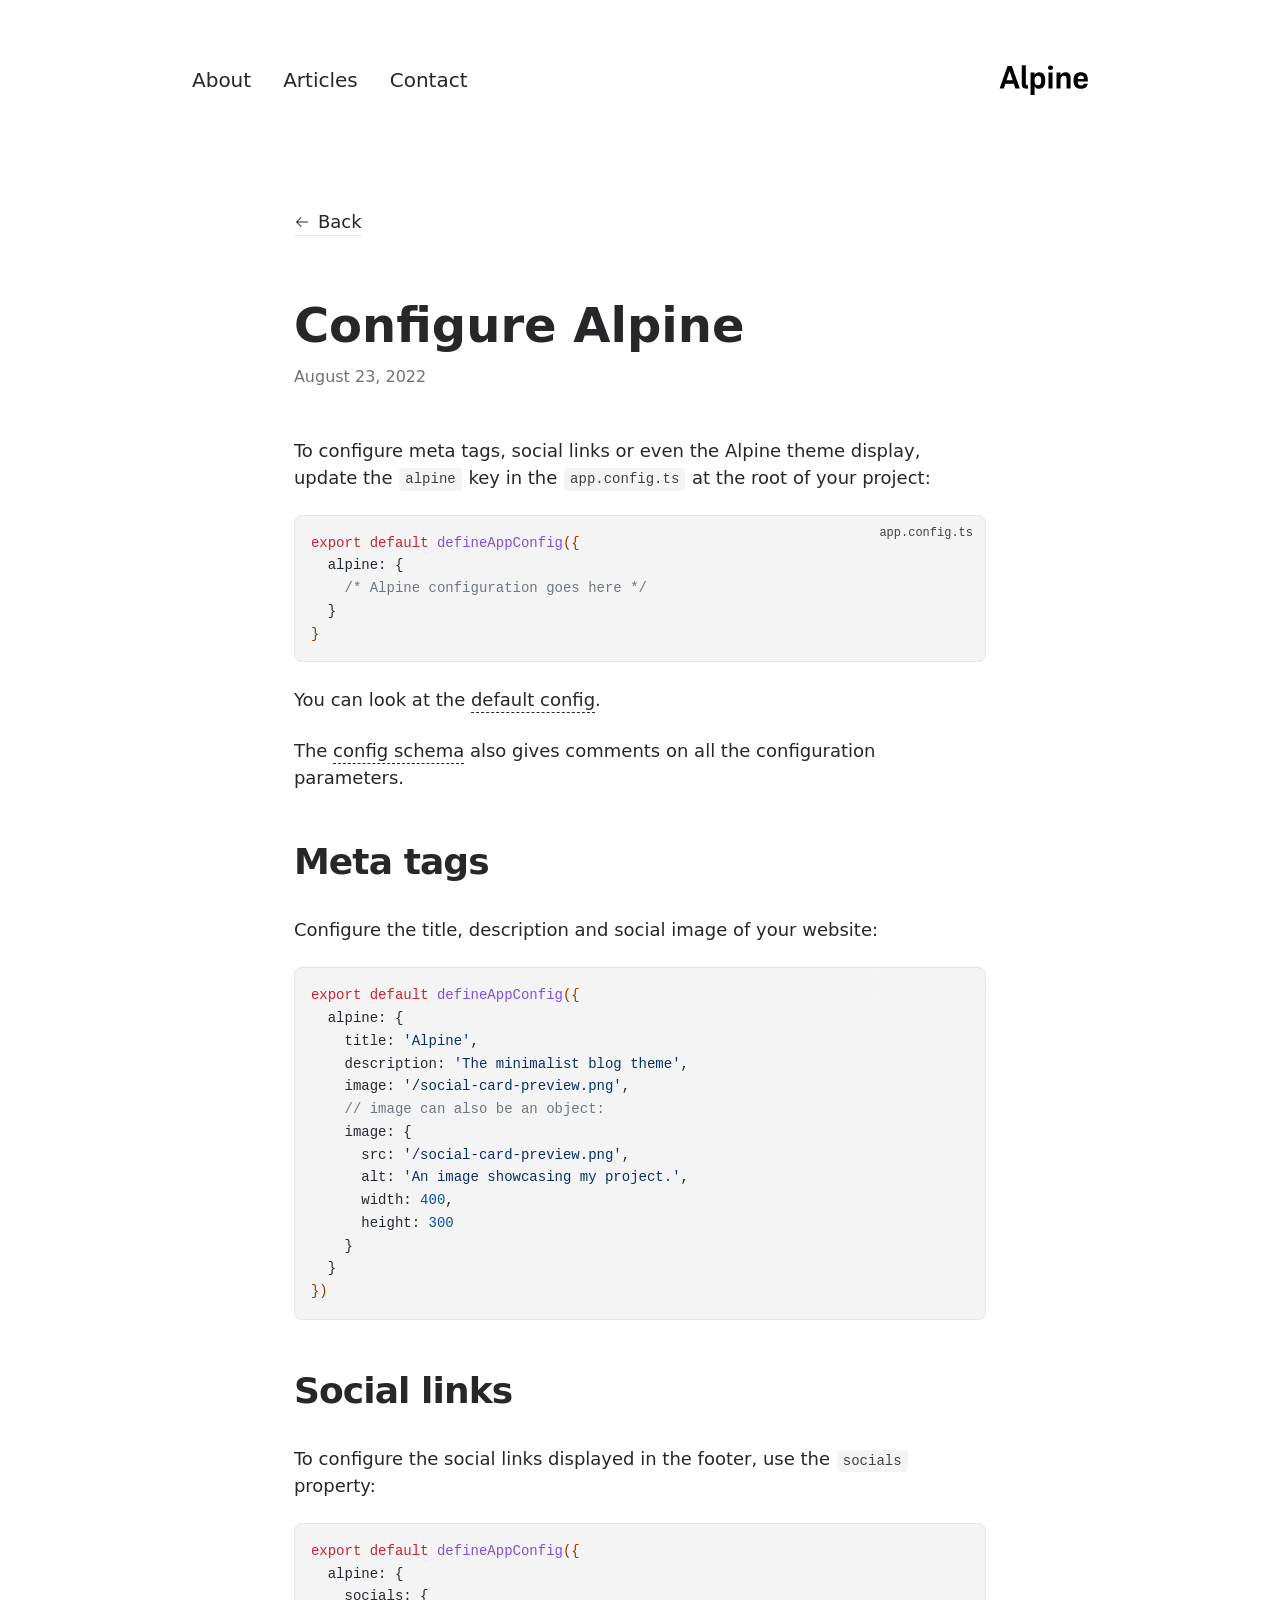
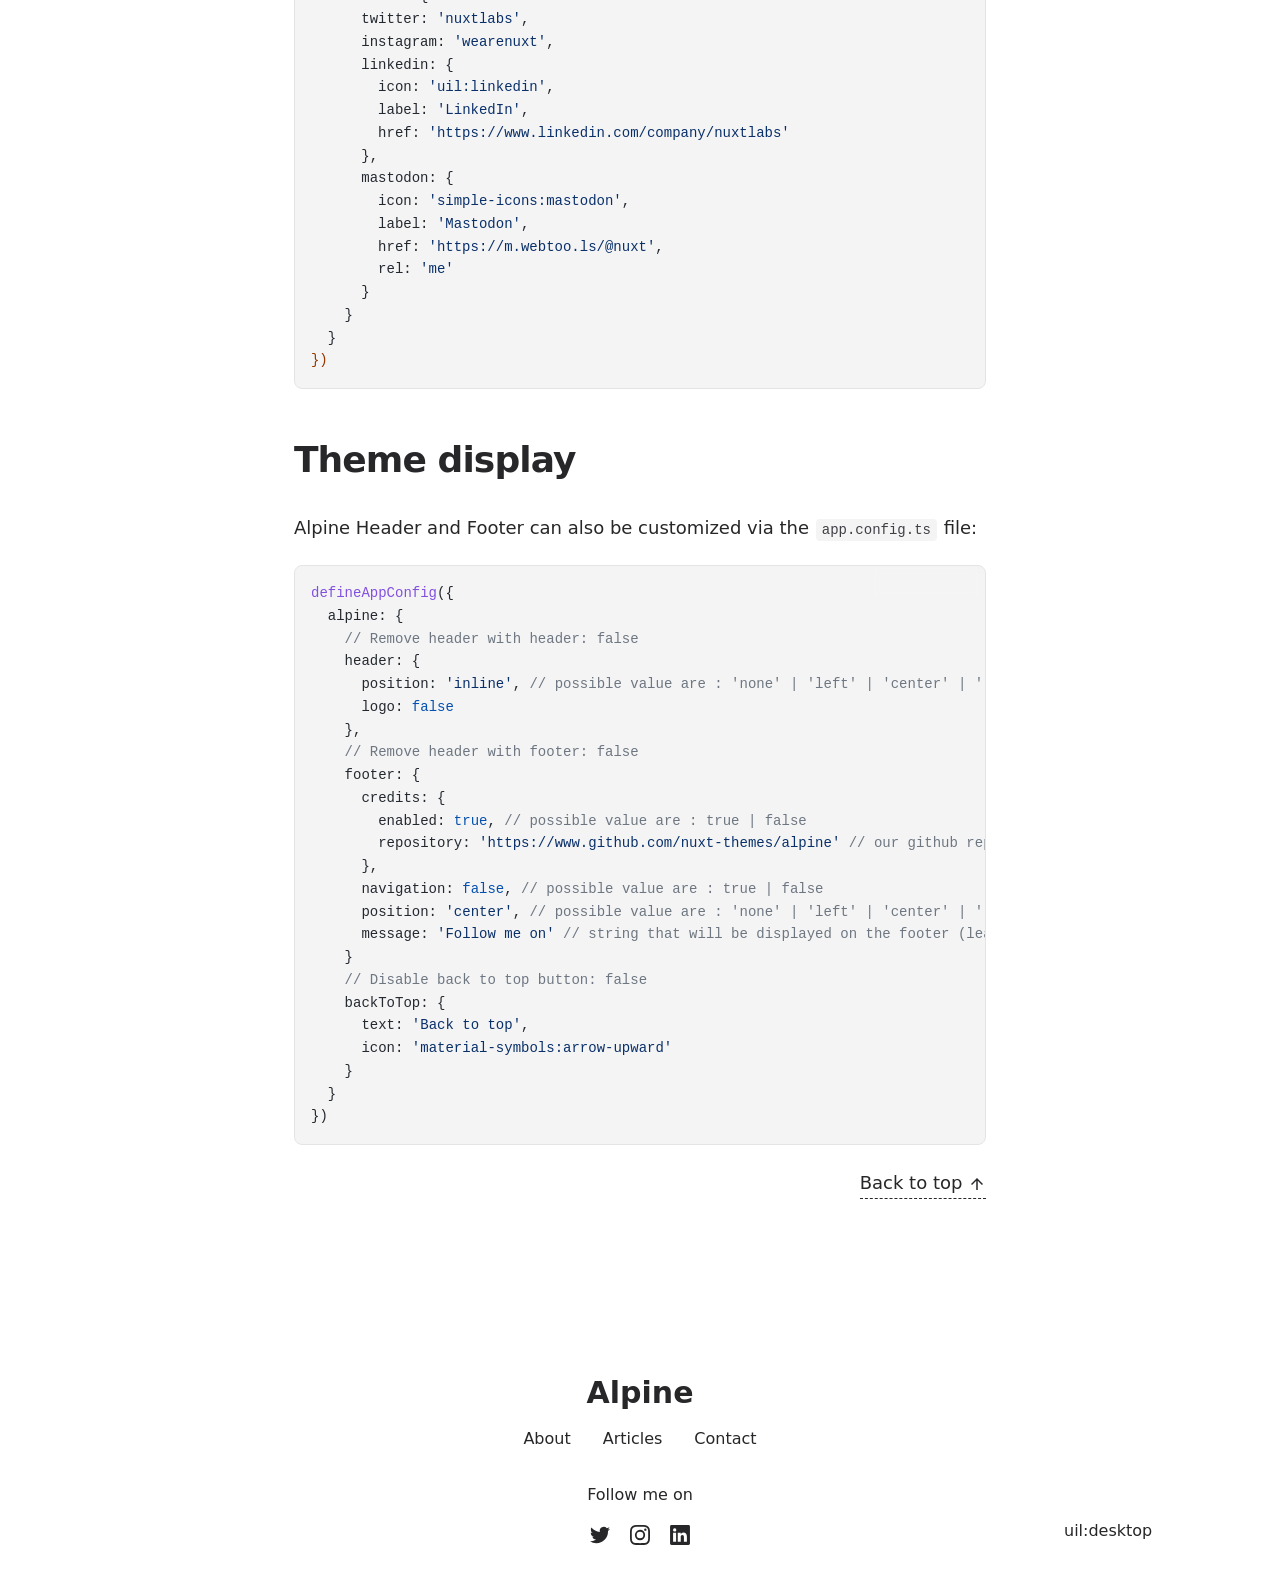
<file: articles/configure/index.html>
<!DOCTYPE html>
<html lang="en">
<head><meta charset="utf-8">
<title>Configure Alpine</title>
<meta name="viewport" content="width=device-width, initial-scale=1">
<meta name="twitter:card" content="summary_large_image">
<meta property="og:image:width" content="400">
<meta property="og:image:height" content="300">
<meta property="og:image:alt" content="An image showcasing my project.">
<meta property="og:title" content="Configure Alpine">
<meta name="description" content="Learn how to configure Alpine with the app.config.ts file.">
<meta property="og:description" content="Learn how to configure Alpine with the app.config.ts file.">
<meta property="og:image" content="/articles/configure-alpine.webp"><link rel="modulepreload" as="script" crossorigin href="/_nuxt/entry.c427f87a.js"><link rel="preload" as="style" href="/_nuxt/entry.d5bf3c1a.css"><link rel="modulepreload" as="script" crossorigin href="/_nuxt/NuxtImg.af52b45b.js"><link rel="modulepreload" as="script" crossorigin href="/_nuxt/document-driven.94ae7ab7.js"><link rel="modulepreload" as="script" crossorigin href="/_nuxt/DocumentDrivenEmpty.38bf1693.js"><link rel="modulepreload" as="script" crossorigin href="/_nuxt/ContentRenderer.7605bb24.js"><link rel="modulepreload" as="script" crossorigin href="/_nuxt/ContentRendererMarkdown.624d3fc1.js"><link rel="modulepreload" as="script" crossorigin href="/_nuxt/DocumentDrivenNotFound.e11d5c06.js"><link rel="preload" as="style" href="/_nuxt/DocumentDrivenNotFound.aa939160.css"><link rel="modulepreload" as="script" crossorigin href="/_nuxt/article.81e9794e.js"><link rel="preload" as="style" href="/_nuxt/article.06aa1a19.css"><link rel="modulepreload" as="script" crossorigin href="/_nuxt/ProseA.fb3d78bf.js"><link rel="preload" as="style" href="/_nuxt/ProseA.baee409d.css"><link rel="modulepreload" as="script" crossorigin href="/_nuxt/date.824a539b.js"><link rel="modulepreload" as="script" crossorigin href="/_nuxt/ProseH1.bd58d656.js"><link rel="preload" as="style" href="/_nuxt/ProseH1.48e3ee79.css"><link rel="modulepreload" as="script" crossorigin href="/_nuxt/ProseP.fc457302.js"><link rel="preload" as="style" href="/_nuxt/ProseP.b99f89cd.css"><link rel="modulepreload" as="script" crossorigin href="/_nuxt/ProseCodeInline.7b0ad34a.js"><link rel="preload" as="style" href="/_nuxt/ProseCodeInline.873c7ac7.css"><link rel="modulepreload" as="script" crossorigin href="/_nuxt/ProseCode.0e5fb1a6.js"><link rel="preload" as="style" href="/_nuxt/ProseCode.07e596a7.css"><link rel="modulepreload" as="script" crossorigin href="/_nuxt/ProseH2.05b80d7b.js"><link rel="preload" as="style" href="/_nuxt/ProseH2.cc4fedda.css"><link rel="prefetch" as="script" crossorigin href="/_nuxt/default.ca3dc832.js"><link rel="prefetch" as="script" crossorigin href="/_nuxt/page.fe231b5c.js"><link rel="prefetch" as="script" crossorigin href="/_nuxt/client-db.7beba409.js"><link rel="prefetch" as="script" crossorigin href="/_nuxt/debug.cc5c56e4.js"><link rel="prefetch" as="style" href="/_nuxt/useStudio.1ad2bf5f.css"><link rel="prefetch" as="script" crossorigin href="/_nuxt/useStudio.126344d0.js"><link rel="prefetch" as="script" crossorigin href="/_nuxt/asyncData.89573d6c.js"><link rel="prefetch" as="style" href="/_nuxt/error-404.47a83e66.css"><link rel="prefetch" as="script" crossorigin href="/_nuxt/error-404.f4086b07.js"><link rel="prefetch" as="style" href="/_nuxt/error-500.534ab3f3.css"><link rel="prefetch" as="script" crossorigin href="/_nuxt/error-500.5460de3d.js"><style id="pinceau-theme">@media { :root {--pinceau-mq: initial; --alpine-readableLine: 68ch;--alpine-backdrop-backgroundColor: #f4f4f5b3;--prose-code-inline-padding: 0.2rem 0.375rem 0.2rem 0.375rem;--prose-code-block-backdropFilter: contrast(1);--prose-code-block-border-style: solid;--prose-code-block-border-width: 1px;--prose-tbody-tr-borderBottom-style: dashed;--prose-tbody-tr-borderBottom-width: 1px;--prose-th-textAlign: inherit;--prose-thead-borderBottom-style: solid;--prose-thead-borderBottom-width: 1px;--prose-thead-border-style: solid;--prose-thead-border-width: 0px;--prose-table-textAlign: start;--prose-hr-width: 1px;--prose-hr-style: solid;--prose-li-listStylePosition: outside;--prose-ol-li-markerColor: currentColor;--prose-ol-paddingInlineStart: 21px;--prose-ol-listStyleType: decimal;--prose-ul-li-markerColor: currentColor;--prose-ul-paddingInlineStart: 21px;--prose-ul-listStyleType: disc;--prose-blockquote-border-style: solid;--prose-blockquote-border-width: 4px;--prose-blockquote-quotes: '201C' '201D' '2018' '2019';--prose-blockquote-paddingInlineStart: 24px;--prose-a-code-color-hover: currentColor;--prose-a-code-color-static: currentColor;--prose-a-hasCode-borderBottom: none;--prose-a-border-distance: 2px;--prose-a-border-color-hover: currentColor;--prose-a-border-color-static: currentColor;--prose-a-border-style-hover: solid;--prose-a-border-style-static: dashed;--prose-a-border-width: 1px;--prose-a-color-static: inherit;--prose-a-textDecoration: none;--prose-h6-margin: 3rem 0 2rem;--prose-h5-margin: 3rem 0 2rem;--prose-h4-margin: 3rem 0 2rem;--prose-h3-margin: 3rem 0 2rem;--prose-h2-margin: 3rem 0 2rem;--prose-h1-margin: 0 0 2rem;--prose-p-fontSize: 18px;--typography-lead-loose: 2;--typography-lead-relaxed: 1.625;--typography-lead-normal: 1.5;--typography-lead-snug: 1.375;--typography-lead-tight: 1.25;--typography-lead-none: 1;--typography-lead-10: 2.5rem;--typography-lead-9: 2.25rem;--typography-lead-8: 2rem;--typography-lead-7: 1.75rem;--typography-lead-6: 1.5rem;--typography-lead-5: 1.25rem;--typography-lead-4: 1rem;--typography-lead-3: .75rem;--typography-lead-2: .5rem;--typography-lead-1: .025rem;--typography-fontWeight-black: 900;--typography-fontWeight-extrabold: 800;--typography-fontWeight-bold: 700;--typography-fontWeight-semibold: 600;--typography-fontWeight-medium: 500;--typography-fontWeight-normal: 400;--typography-fontWeight-light: 300;--typography-fontWeight-extralight: 200;--typography-fontWeight-thin: 100;--typography-fontSize-9xl: 128px;--typography-fontSize-8xl: 96px;--typography-fontSize-7xl: 72px;--typography-fontSize-6xl: 60px;--typography-fontSize-5xl: 48px;--typography-fontSize-4xl: 36px;--typography-fontSize-3xl: 30px;--typography-fontSize-2xl: 24px;--typography-fontSize-xl: 20px;--typography-fontSize-lg: 18px;--typography-fontSize-base: 16px;--typography-fontSize-sm: 14px;--typography-fontSize-xs: 12px;--typography-letterSpacing-wide: 0.025em;--typography-letterSpacing-tight: -0.025em;--typography-verticalMargin-base: 24px;--typography-verticalMargin-sm: 16px;--elements-border-secondary-hover: [object Object];--elements-backdrop-background: #fffc;--elements-backdrop-filter: saturate(200%) blur(20px);--elements-container-maxWidth: 64rem;--lead-loose: 2;--lead-relaxed: 1.625;--lead-normal: 1.5;--lead-snug: 1.375;--lead-tight: 1.25;--lead-none: 1;--lead-10: 2.5rem;--lead-9: 2.25rem;--lead-8: 2rem;--lead-7: 1.75rem;--lead-6: 1.5rem;--lead-5: 1.25rem;--lead-4: 1rem;--lead-3: .75rem;--lead-2: .5rem;--lead-1: .025rem;--letterSpacing-widest: 0.1em;--letterSpacing-wider: 0.05em;--letterSpacing-wide: 0.025em;--letterSpacing-normal: 0em;--letterSpacing-tight: -0.025em;--letterSpacing-tighter: -0.05em;--fontSize-9xl: 8rem;--fontSize-8xl: 6rem;--fontSize-7xl: 4.5rem;--fontSize-6xl: 3.75rem;--fontSize-5xl: 3rem;--fontSize-4xl: 2.25rem;--fontSize-3xl: 1.875rem;--fontSize-2xl: 1.5rem;--fontSize-xl: 1.25rem;--fontSize-lg: 1.125rem;--fontSize-base: 1rem;--fontSize-sm: 0.875rem;--fontSize-xs: 0.75rem;--fontWeight-black: 900;--fontWeight-extrabold: 800;--fontWeight-bold: 700;--fontWeight-semibold: 600;--fontWeight-medium: 500;--fontWeight-normal: 400;--fontWeight-light: 300;--fontWeight-extralight: 200;--fontWeight-thin: 100;--font-mono: ui-monospace, SFMono-Regular, Menlo, Monaco, Consolas, Liberation Mono, Courier New, monospace;--font-serif: ui-serif, Georgia, Cambria, Times New Roman, Times, serif;--font-sans: ui-sans-serif, system-ui, -apple-system, BlinkMacSystemFont, Segoe UI, Roboto, Helvetica Neue, Arial, Noto Sans, sans-serif, Apple Color Emoji, Segoe UI Emoji, Segoe UI Symbol, Noto Color Emoji;--opacity-total: 1;--opacity-high: 0.8;--opacity-medium: 0.5;--opacity-soft: 0.3;--opacity-light: 0.15;--opacity-bright: 0.1;--opacity-noOpacity: 0;--borderWidth-lg: 3px;--borderWidth-md: 2px;--borderWidth-sm: 1px;--borderWidth-noBorder: 0;--space-rem-875: 0.875rem;--space-rem-625: 0.625rem;--space-rem-375: 0.375rem;--space-rem-125: 0.125rem;--space-px: 1px;--space-128: 32rem;--space-96: 24rem;--space-80: 20rem;--space-72: 18rem;--space-64: 16rem;--space-60: 15rem;--space-56: 14rem;--space-52: 13rem;--space-48: 12rem;--space-44: 11rem;--space-40: 10rem;--space-36: 9rem;--space-32: 8rem;--space-28: 7rem;--space-24: 6rem;--space-20: 5rem;--space-16: 4rem;--space-14: 3.5rem;--space-12: 3rem;--space-11: 2.75rem;--space-10: 2.5rem;--space-9: 2.25rem;--space-8: 2rem;--space-7: 1.75rem;--space-6: 1.5rem;--space-5: 1.25rem;--space-4: 1rem;--space-3: 0.75rem;--space-2: 0.5rem;--space-1: 0.25rem;--space-0: 0px;--size-full: 100%;--size-7xl: 80rem;--size-6xl: 72rem;--size-5xl: 64rem;--size-4xl: 56rem;--size-3xl: 48rem;--size-2xl: 42rem;--size-xl: 36rem;--size-lg: 32rem;--size-md: 28rem;--size-sm: 24rem;--size-xs: 20rem;--size-200: 200px;--size-104: 104px;--size-80: 80px;--size-64: 64px;--size-56: 56px;--size-48: 48px;--size-40: 40px;--size-32: 32px;--size-24: 24px;--size-20: 20px;--size-16: 16px;--size-12: 12px;--size-8: 8px;--size-6: 6px;--size-4: 4px;--size-2: 2px;--size-0: 0px;--radii-full: 9999px;--radii-3xl: 1.75rem;--radii-2xl: 1.5rem;--radii-xl: 1rem;--radii-lg: 0.75rem;--radii-md: 0.5rem;--radii-sm: 0.375rem;--radii-xs: 0.25rem;--radii-2xs: 0.125rem;--radii-none: 0px;--shadow-none: 0px 0px 0px 0px transparent;--shadow-lg: 0px 10px 15px -3px #000000, 0px 4px 6px -4px #000000;--shadow-md: 0px 4px 6px -1px #000000, 0px 2px 4px -2px #000000;--shadow-sm: 0px 1px 3px 0px #000000, 0px 1px 2px -1px #000000;--shadow-xs: 0px 1px 2px 0px #000000;--height-screen: 100vh;--width-screen: 100vw;--color-primary-900: #002e38;--color-primary-800: #005c70;--color-primary-700: #008aa9;--color-primary-600: #00b9e1;--color-primary-500: #1ad6ff;--color-primary-400: #40ddff;--color-primary-300: #66e4ff;--color-primary-200: #8deaff;--color-primary-100: #b3f1ff;--color-primary-50: #d9f8ff;--color-ruby-900: #380011;--color-ruby-800: #700021;--color-ruby-700: #a90032;--color-ruby-600: #e10043;--color-ruby-500: #ff1a5e;--color-ruby-400: #ff4079;--color-ruby-300: #ff6694;--color-ruby-200: #ff8dae;--color-ruby-100: #ffb3c9;--color-ruby-50: #ffd9e4;--color-pink-900: #380025;--color-pink-800: #70004b;--color-pink-700: #a90070;--color-pink-600: #e10095;--color-pink-500: #ff1ab2;--color-pink-400: #ff40bf;--color-pink-300: #ff66cc;--color-pink-200: #ff8dd8;--color-pink-100: #ffb3e5;--color-pink-50: #ffd9f2;--color-purple-900: #190038;--color-purple-800: #330070;--color-purple-700: #4c00a9;--color-purple-600: #6500e1;--color-purple-500: #811aff;--color-purple-400: #9640ff;--color-purple-300: #ab66ff;--color-purple-200: #c08dff;--color-purple-100: #d5b3ff;--color-purple-50: #ead9ff;--color-royalblue-900: #0b0531;--color-royalblue-800: #160a62;--color-royalblue-700: #211093;--color-royalblue-600: #2c15c4;--color-royalblue-500: #4127e8;--color-royalblue-400: #614bec;--color-royalblue-300: #806ff0;--color-royalblue-200: #a093f3;--color-royalblue-100: #c0b7f7;--color-royalblue-50: #dfdbfb;--color-indigoblue-900: #001238;--color-indigoblue-800: #002370;--color-indigoblue-700: #0035a9;--color-indigoblue-600: #0047e1;--color-indigoblue-500: #1a62ff;--color-indigoblue-400: #407cff;--color-indigoblue-300: #6696ff;--color-indigoblue-200: #8db0ff;--color-indigoblue-100: #b3cbff;--color-indigoblue-50: #d9e5ff;--color-blue-900: #002438;--color-blue-800: #004870;--color-blue-700: #006ca9;--color-blue-600: #0090e1;--color-blue-500: #1aadff;--color-blue-400: #40bbff;--color-blue-300: #66c8ff;--color-blue-200: #8dd6ff;--color-blue-100: #b3e4ff;--color-blue-50: #d9f1ff;--color-lightblue-900: #002e38;--color-lightblue-800: #005c70;--color-lightblue-700: #008aa9;--color-lightblue-600: #00b9e1;--color-lightblue-500: #1ad6ff;--color-lightblue-400: #40ddff;--color-lightblue-300: #66e4ff;--color-lightblue-200: #8deaff;--color-lightblue-100: #b3f1ff;--color-lightblue-50: #d9f8ff;--color-teal-900: #062a28;--color-teal-800: #0b544f;--color-teal-700: #117d77;--color-teal-600: #16a79e;--color-teal-500: #1cd1c6;--color-teal-400: #36e4da;--color-teal-300: #5fe9e1;--color-teal-200: #87efe9;--color-teal-100: #aff4f0;--color-teal-50: #d7faf8;--color-pear-900: #2a2b09;--color-pear-800: #545512;--color-pear-700: #7e801b;--color-pear-600: #a8aa24;--color-pear-500: #d0d32f;--color-pear-400: #d8da52;--color-pear-300: #e0e274;--color-pear-200: #e8e997;--color-pear-100: #eff0ba;--color-pear-50: #f7f8dc;--color-red-900: #380300;--color-red-800: #700700;--color-red-700: #a90a00;--color-red-600: #e10e00;--color-red-500: #ff281a;--color-red-400: #ff4c40;--color-red-300: #ff7066;--color-red-200: #ff948d;--color-red-100: #ffb7b3;--color-red-50: #ffdbd9;--color-orange-900: #381800;--color-orange-800: #702f00;--color-orange-700: #a94700;--color-orange-600: #e15e00;--color-orange-500: #ff7a1a;--color-orange-400: #ff9040;--color-orange-300: #ffa666;--color-orange-200: #ffbd8d;--color-orange-100: #ffd3b3;--color-orange-50: #ffe9d9;--color-yellow-900: #362b03;--color-yellow-800: #6d5605;--color-yellow-700: #a38108;--color-yellow-600: #daac0a;--color-yellow-500: #f5c828;--color-yellow-400: #f7d14c;--color-yellow-300: #f8da70;--color-yellow-200: #fae393;--color-yellow-100: #fcedb7;--color-yellow-50: #fdf6db;--color-green-900: #003f25;--color-green-800: #005e38;--color-green-700: #007e4a;--color-green-600: #009d5d;--color-green-500: #00bd6f;--color-green-400: #00dc82;--color-green-300: #30ffaa;--color-green-200: #83ffcc;--color-green-100: #acffdd;--color-green-50: #d6ffee;--color-gray-900: #18181B;--color-gray-800: #27272A;--color-gray-700: #3f3f46;--color-gray-600: #52525B;--color-gray-500: #71717A;--color-gray-400: #a1a1aa;--color-gray-300: #D4d4d8;--color-gray-200: #e4e4e7;--color-gray-100: #f4f4f5;--color-gray-50: #fafafa;--color-black: #0c0c0d;--color-white: #FFFFFF;--media-portrait: only screen and (orientation: portrait);--media-landscape: only screen and (orientation: landscape);--media-rm: (prefers-reduced-motion: reduce);--media-2xl: (min-width: 1536px);--media-xl: (min-width: 1280px);--media-lg: (min-width: 1024px);--media-md: (min-width: 768px);--media-sm: (min-width: 640px);--media-xs: (min-width: 475px);--alpine-body-color: var(--color-gray-800);--alpine-body-backgroundColor: var(--color-white);--prose-code-inline-fontWeight: var(--typography-fontWeight-normal);--prose-code-inline-fontSize: var(--typography-fontSize-sm);--prose-code-inline-borderRadius: var(--radii-xs);--prose-code-block-pre-padding: var(--typography-verticalMargin-sm);--prose-code-block-margin: var(--typography-verticalMargin-base) 0;--prose-code-block-fontSize: var(--typography-fontSize-sm);--prose-tbody-code-inline-fontSize: var(--typography-fontSize-sm);--prose-tbody-td-padding: var(--typography-verticalMargin-sm);--prose-th-fontWeight: var(--typography-fontWeight-semibold);--prose-th-padding: 0 var(--typography-verticalMargin-sm) var(--typography-verticalMargin-sm) var(--typography-verticalMargin-sm);--prose-table-lineHeight: var(--typography-lead-6);--prose-table-fontSize: var(--typography-fontSize-sm);--prose-table-margin: var(--typography-verticalMargin-base) 0;--prose-hr-margin: var(--typography-verticalMargin-base) 0;--prose-li-margin: var(--typography-verticalMargin-sm) 0;--prose-ol-margin: var(--typography-verticalMargin-base) 0;--prose-ul-margin: var(--typography-verticalMargin-base) 0;--prose-blockquote-margin: var(--typography-verticalMargin-base) 0;--prose-a-code-border-style: var(--prose-a-border-style-static);--prose-a-code-border-width: var(--prose-a-border-width);--prose-a-fontWeight: var(--typography-fontWeight-medium);--prose-img-margin: var(--typography-verticalMargin-base) 0;--prose-strong-fontWeight: var(--typography-fontWeight-semibold);--prose-h6-iconSize: var(--typography-fontSize-base);--prose-h6-fontWeight: var(--typography-fontWeight-semibold);--prose-h6-lineHeight: var(--typography-lead-normal);--prose-h6-fontSize: var(--typography-fontSize-lg);--prose-h5-iconSize: var(--typography-fontSize-lg);--prose-h5-fontWeight: var(--typography-fontWeight-semibold);--prose-h5-lineHeight: var(--typography-lead-snug);--prose-h5-fontSize: var(--typography-fontSize-xl);--prose-h4-iconSize: var(--typography-fontSize-lg);--prose-h4-letterSpacing: var(--typography-letterSpacing-tight);--prose-h4-fontWeight: var(--typography-fontWeight-semibold);--prose-h4-lineHeight: var(--typography-lead-snug);--prose-h4-fontSize: var(--typography-fontSize-2xl);--prose-h3-iconSize: var(--typography-fontSize-xl);--prose-h3-letterSpacing: var(--typography-letterSpacing-tight);--prose-h3-fontWeight: var(--typography-fontWeight-semibold);--prose-h3-lineHeight: var(--typography-lead-snug);--prose-h3-fontSize: var(--typography-fontSize-3xl);--prose-h2-iconSize: var(--typography-fontSize-2xl);--prose-h2-letterSpacing: var(--typography-letterSpacing-tight);--prose-h2-fontWeight: var(--typography-fontWeight-semibold);--prose-h2-lineHeight: var(--typography-lead-tight);--prose-h2-fontSize: var(--typography-fontSize-4xl);--prose-h1-iconSize: var(--typography-fontSize-3xl);--prose-h1-letterSpacing: var(--typography-letterSpacing-tight);--prose-h1-fontWeight: var(--typography-fontWeight-bold);--prose-h1-lineHeight: var(--typography-lead-tight);--prose-h1-fontSize: var(--typography-fontSize-5xl);--prose-p-br-margin: var(--typography-verticalMargin-base) 0 0 0;--prose-p-margin: var(--typography-verticalMargin-base) 0;--prose-p-lineHeight: var(--typography-lead-normal);--typography-color-primary-900: var(--color-primary-900);--typography-color-primary-800: var(--color-primary-800);--typography-color-primary-700: var(--color-primary-700);--typography-color-primary-600: var(--color-primary-600);--typography-color-primary-500: var(--color-primary-500);--typography-color-primary-400: var(--color-primary-400);--typography-color-primary-300: var(--color-primary-300);--typography-color-primary-200: var(--color-primary-200);--typography-color-primary-100: var(--color-primary-100);--typography-color-primary-50: var(--color-primary-50);--typography-font-code: var(--font-mono);--typography-font-body: var(--font-sans);--typography-font-display: var(--font-sans);--typography-body-backgroundColor: var(--color-white);--typography-body-color: var(--color-black);--elements-state-danger-borderColor-secondary: var(--color-red-200);--elements-state-danger-borderColor-primary: var(--color-red-100);--elements-state-danger-backgroundColor-secondary: var(--color-red-100);--elements-state-danger-backgroundColor-primary: var(--color-red-50);--elements-state-danger-color-secondary: var(--color-red-600);--elements-state-danger-color-primary: var(--color-red-500);--elements-state-warning-borderColor-secondary: var(--color-yellow-200);--elements-state-warning-borderColor-primary: var(--color-yellow-100);--elements-state-warning-backgroundColor-secondary: var(--color-yellow-100);--elements-state-warning-backgroundColor-primary: var(--color-yellow-50);--elements-state-warning-color-secondary: var(--color-yellow-700);--elements-state-warning-color-primary: var(--color-yellow-600);--elements-state-success-borderColor-secondary: var(--color-green-200);--elements-state-success-borderColor-primary: var(--color-green-100);--elements-state-success-backgroundColor-secondary: var(--color-green-100);--elements-state-success-backgroundColor-primary: var(--color-green-50);--elements-state-success-color-secondary: var(--color-green-600);--elements-state-success-color-primary: var(--color-green-500);--elements-state-info-borderColor-secondary: var(--color-blue-200);--elements-state-info-borderColor-primary: var(--color-blue-100);--elements-state-info-backgroundColor-secondary: var(--color-blue-100);--elements-state-info-backgroundColor-primary: var(--color-blue-50);--elements-state-info-color-secondary: var(--color-blue-600);--elements-state-info-color-primary: var(--color-blue-500);--elements-state-primary-borderColor-secondary: var(--color-primary-200);--elements-state-primary-borderColor-primary: var(--color-primary-100);--elements-state-primary-backgroundColor-secondary: var(--color-primary-100);--elements-state-primary-backgroundColor-primary: var(--color-primary-50);--elements-state-primary-color-secondary: var(--color-primary-700);--elements-state-primary-color-primary: var(--color-primary-600);--elements-surface-secondary-backgroundColor: var(--color-gray-200);--elements-surface-primary-backgroundColor: var(--color-gray-100);--elements-surface-background-base: var(--color-gray-100);--elements-border-secondary-static: var(--color-gray-200);--elements-border-primary-hover: var(--color-gray-200);--elements-border-primary-static: var(--color-gray-100);--elements-container-padding-md: var(--space-16);--elements-container-padding-sm: var(--space-12);--elements-container-padding-xs: var(--space-8);--elements-container-padding-mobile: var(--space-6);--elements-text-secondary-color-hover: var(--color-gray-700);--elements-text-secondary-color-static: var(--color-gray-500);--elements-text-primary-color-static: var(--color-gray-900);--text-6xl-lineHeight: var(--lead-none);--text-6xl-fontSize: var(--fontSize-6xl);--text-5xl-lineHeight: var(--lead-none);--text-5xl-fontSize: var(--fontSize-5xl);--text-4xl-lineHeight: var(--lead-10);--text-4xl-fontSize: var(--fontSize-4xl);--text-3xl-lineHeight: var(--lead-9);--text-3xl-fontSize: var(--fontSize-3xl);--text-2xl-lineHeight: var(--lead-8);--text-2xl-fontSize: var(--fontSize-2xl);--text-xl-lineHeight: var(--lead-7);--text-xl-fontSize: var(--fontSize-xl);--text-lg-lineHeight: var(--lead-7);--text-lg-fontSize: var(--fontSize-lg);--text-base-lineHeight: var(--lead-6);--text-base-fontSize: var(--fontSize-base);--text-sm-lineHeight: var(--lead-5);--text-sm-fontSize: var(--fontSize-sm);--text-xs-lineHeight: var(--lead-4);--text-xs-fontSize: var(--fontSize-xs);--shadow-2xl: 0px 25px 50px -12px var(--color-gray-900);--shadow-xl: 0px 20px 25px -5px var(--color-gray-400), 0px 8px 10px -6px #000000;--color-secondary-900: var(--color-gray-900);--color-secondary-800: var(--color-gray-800);--color-secondary-700: var(--color-gray-700);--color-secondary-600: var(--color-gray-600);--color-secondary-500: var(--color-gray-500);--color-secondary-400: var(--color-gray-400);--color-secondary-300: var(--color-gray-300);--color-secondary-200: var(--color-gray-200);--color-secondary-100: var(--color-gray-100);--color-secondary-50: var(--color-gray-50);--prose-a-code-background-hover: var(--typography-color-primary-50);--prose-a-code-border-color-hover: var(--typography-color-primary-500);--prose-a-color-hover: var(--typography-color-primary-500);--typography-color-secondary-900: var(--color-secondary-900);--typography-color-secondary-800: var(--color-secondary-800);--typography-color-secondary-700: var(--color-secondary-700);--typography-color-secondary-600: var(--color-secondary-600);--typography-color-secondary-500: var(--color-secondary-500);--typography-color-secondary-400: var(--color-secondary-400);--typography-color-secondary-300: var(--color-secondary-300);--typography-color-secondary-200: var(--color-secondary-200);--typography-color-secondary-100: var(--color-secondary-100);--typography-color-secondary-50: var(--color-secondary-50);--prose-code-inline-backgroundColor: var(--typography-color-secondary-100);--prose-code-inline-color: var(--typography-color-secondary-700);--prose-code-block-backgroundColor: var(--typography-color-secondary-100);--prose-code-block-color: var(--typography-color-secondary-700);--prose-code-block-border-color: var(--typography-color-secondary-200);--prose-tbody-tr-borderBottom-color: var(--typography-color-secondary-200);--prose-th-color: var(--typography-color-secondary-600);--prose-thead-borderBottom-color: var(--typography-color-secondary-200);--prose-thead-border-color: var(--typography-color-secondary-300);--prose-hr-color: var(--typography-color-secondary-200);--prose-blockquote-border-color: var(--typography-color-secondary-200);--prose-blockquote-color: var(--typography-color-secondary-500);--prose-a-code-border-color-static: var(--typography-color-secondary-400); } }@media { :root.dark {--pinceau-mq: dark; --alpine-backdrop-backgroundColor: #18181bb3;--prose-code-block-backdropFilter: contrast(1);--prose-ol-li-markerColor: currentColor;--prose-ul-li-markerColor: currentColor;--prose-a-code-color-hover: currentColor;--prose-a-code-color-static: currentColor;--prose-a-border-color-hover: currentColor;--prose-a-border-color-static: currentColor;--prose-a-color-static: inherit;--elements-backdrop-background: #0c0d0ccc;--alpine-body-color: var(--color-gray-200);--alpine-body-backgroundColor: var(--color-black);--typography-body-backgroundColor: var(--color-black);--typography-body-color: var(--color-white);--elements-state-danger-borderColor-secondary: var(--color-red-700);--elements-state-danger-borderColor-primary: var(--color-red-800);--elements-state-danger-backgroundColor-secondary: var(--color-red-800);--elements-state-danger-backgroundColor-primary: var(--color-red-900);--elements-state-danger-color-secondary: var(--color-red-200);--elements-state-danger-color-primary: var(--color-red-300);--elements-state-warning-borderColor-secondary: var(--color-yellow-700);--elements-state-warning-borderColor-primary: var(--color-yellow-800);--elements-state-warning-backgroundColor-secondary: var(--color-yellow-800);--elements-state-warning-backgroundColor-primary: var(--color-yellow-900);--elements-state-warning-color-secondary: var(--color-yellow-200);--elements-state-warning-color-primary: var(--color-yellow-400);--elements-state-success-borderColor-secondary: var(--color-green-700);--elements-state-success-borderColor-primary: var(--color-green-800);--elements-state-success-backgroundColor-secondary: var(--color-green-800);--elements-state-success-backgroundColor-primary: var(--color-green-900);--elements-state-success-color-secondary: var(--color-green-200);--elements-state-success-color-primary: var(--color-green-400);--elements-state-info-borderColor-secondary: var(--color-blue-700);--elements-state-info-borderColor-primary: var(--color-blue-800);--elements-state-info-backgroundColor-secondary: var(--color-blue-800);--elements-state-info-backgroundColor-primary: var(--color-blue-900);--elements-state-info-color-secondary: var(--color-blue-200);--elements-state-info-color-primary: var(--color-blue-400);--elements-state-primary-borderColor-secondary: var(--color-primary-700);--elements-state-primary-borderColor-primary: var(--color-primary-800);--elements-state-primary-backgroundColor-secondary: var(--color-primary-800);--elements-state-primary-backgroundColor-primary: var(--color-primary-900);--elements-state-primary-color-secondary: var(--color-primary-200);--elements-state-primary-color-primary: var(--color-primary-400);--elements-surface-secondary-backgroundColor: var(--color-gray-800);--elements-surface-primary-backgroundColor: var(--color-gray-900);--elements-surface-background-base: var(--color-gray-900);--elements-border-secondary-static: var(--color-gray-800);--elements-border-primary-hover: var(--color-gray-800);--elements-border-primary-static: var(--color-gray-900);--elements-text-secondary-color-hover: var(--color-gray-200);--elements-text-secondary-color-static: var(--color-gray-400);--elements-text-primary-color-static: var(--color-gray-50);--prose-a-code-background-hover: var(--typography-color-primary-900);--prose-a-code-border-color-hover: var(--typography-color-primary-600);--prose-a-color-hover: var(--typography-color-primary-400);--prose-code-inline-backgroundColor: var(--typography-color-secondary-800);--prose-code-inline-color: var(--typography-color-secondary-200);--prose-code-block-backgroundColor: var(--typography-color-secondary-900);--prose-code-block-color: var(--typography-color-secondary-200);--prose-code-block-border-color: var(--typography-color-secondary-800);--prose-tbody-tr-borderBottom-color: var(--typography-color-secondary-800);--prose-th-color: var(--typography-color-secondary-400);--prose-thead-borderBottom-color: var(--typography-color-secondary-800);--prose-thead-border-color: var(--typography-color-secondary-600);--prose-hr-color: var(--typography-color-secondary-800);--prose-blockquote-border-color: var(--typography-color-secondary-700);--prose-blockquote-color: var(--typography-color-secondary-400);--prose-a-code-border-color-static: var(--typography-color-secondary-600); } }</style><style id="pinceau-runtime-hydratable">@media{.phy[--]{--puid:CDTOJI-v;}.pv-aBwsoN{max-width:var(--elements-container-maxWidth);padding-left:var(--elements-container-padding-mobile);padding-right:var(--elements-container-padding-mobile);}@media (min-width: 475px){.pv-aBwsoN{padding-left:var(--elements-container-padding-xs);padding-right:var(--elements-container-padding-xs);}}@media (min-width: 640px){.pv-aBwsoN{padding-left:var(--elements-container-padding-sm);padding-right:var(--elements-container-padding-sm);}}@media (min-width: 768px){.pv-aBwsoN{padding-left:var(--elements-container-padding-md);padding-right:var(--elements-container-padding-md);}}} </style><link rel="stylesheet" href="/_nuxt/entry.d5bf3c1a.css"><link rel="stylesheet" href="/_nuxt/DocumentDrivenNotFound.aa939160.css"><link rel="stylesheet" href="/_nuxt/article.06aa1a19.css"><link rel="stylesheet" href="/_nuxt/ProseA.baee409d.css"><link rel="stylesheet" href="/_nuxt/ProseH1.48e3ee79.css"><link rel="stylesheet" href="/_nuxt/ProseP.b99f89cd.css"><link rel="stylesheet" href="/_nuxt/ProseCodeInline.873c7ac7.css"><link rel="stylesheet" href="/_nuxt/ProseCode.07e596a7.css"><link rel="stylesheet" href="/_nuxt/ProseH2.cc4fedda.css"><script>"use strict";(()=>{const a=window,e=document.documentElement,m=["dark","light"],c=window.localStorage.getItem("nuxt-color-mode")||"system";let n=c==="system"?f():c;const l=e.getAttribute("data-color-mode-forced");l&&(n=l),i(n),a["__NUXT_COLOR_MODE__"]={preference:c,value:n,getColorScheme:f,addColorScheme:i,removeColorScheme:d};function i(o){const t=""+o+"",s="";e.classList?e.classList.add(t):e.className+=" "+t,s&&e.setAttribute("data-"+s,o)}function d(o){const t=""+o+"",s="";e.classList?e.classList.remove(t):e.className=e.className.replace(new RegExp(t,"g"),""),s&&e.removeAttribute("data-"+s)}function r(o){return a.matchMedia("(prefers-color-scheme"+o+")")}function f(){if(a.matchMedia&&r("").media!=="not all"){for(const o of m)if(r(":"+o).matches)return o}return"light"}})();
</script></head>
<body ><div id="__nuxt"><div class="container pv-aBwsoN pc-CDTOJI app-layout" data-v-93c22c3b data-v-6d327d86><!--[--><div class="nuxt-progress" style="width:0%;height:3px;opacity:0;background-size:Infinity% auto;" data-v-93c22c3b></div><header class="right" data-v-93c22c3b data-v-ebfd1e7c><div class="menu" data-v-ebfd1e7c><button aria-label="Navigation Menu" data-v-ebfd1e7c><svg width="24" height="24" viewBox="0 0 68 68" fill="currentColor" xmlns="http://www.w3.org/2000/svg" data-v-ebfd1e7c><path d="M8 34C8 32.1362 8 31.2044 8.30448 30.4693C8.71046 29.4892 9.48915 28.7105 10.4693 28.3045C11.2044 28 12.1362 28 14 28C15.8638 28 16.7956 28 17.5307 28.3045C18.5108 28.7105 19.2895 29.4892 19.6955 30.4693C20 31.2044 20 32.1362 20 34C20 35.8638 20 36.7956 19.6955 37.5307C19.2895 38.5108 18.5108 39.2895 17.5307 39.6955C16.7956 40 15.8638 40 14 40C12.1362 40 11.2044 40 10.4693 39.6955C9.48915 39.2895 8.71046 38.5108 8.30448 37.5307C8 36.7956 8 35.8638 8 34Z" data-v-ebfd1e7c></path><path d="M28 34C28 32.1362 28 31.2044 28.3045 30.4693C28.7105 29.4892 29.4892 28.7105 30.4693 28.3045C31.2044 28 32.1362 28 34 28C35.8638 28 36.7956 28 37.5307 28.3045C38.5108 28.7105 39.2895 29.4892 39.6955 30.4693C40 31.2044 40 32.1362 40 34C40 35.8638 40 36.7956 39.6955 37.5307C39.2895 38.5108 38.5108 39.2895 37.5307 39.6955C36.7956 40 35.8638 40 34 40C32.1362 40 31.2044 40 30.4693 39.6955C29.4892 39.2895 28.7105 38.5108 28.3045 37.5307C28 36.7956 28 35.8638 28 34Z" data-v-ebfd1e7c></path><path d="M48 34C48 32.1362 48 31.2044 48.3045 30.4693C48.7105 29.4892 49.4892 28.7105 50.4693 28.3045C51.2044 28 52.1362 28 54 28C55.8638 28 56.7956 28 57.5307 28.3045C58.5108 28.7105 59.2895 29.4892 59.6955 30.4693C60 31.2044 60 32.1362 60 34C60 35.8638 60 36.7956 59.6955 37.5307C59.2895 38.5108 58.5108 39.2895 57.5307 39.6955C56.7956 40 55.8638 40 54 40C52.1362 40 51.2044 40 50.4693 39.6955C49.4892 39.2895 48.7105 38.5108 48.3045 37.5307C48 36.7956 48 35.8638 48 34Z" data-v-ebfd1e7c></path></svg></button></div><div class="overlay" data-v-ebfd1e7c><nav data-v-ebfd1e7c data-v-47e45ff0><ul data-v-47e45ff0><!--[--><li data-v-47e45ff0><a href="/" class="" data-v-47e45ff0><span class="underline-fx" data-v-47e45ff0></span> About</a></li><li data-v-47e45ff0><a href="/articles" class="" data-v-47e45ff0><span class="underline-fx" data-v-47e45ff0></span> Articles</a></li><li data-v-47e45ff0><a href="/contact" class="" data-v-47e45ff0><span class="underline-fx" data-v-47e45ff0></span> Contact</a></li><!--]--></ul></nav></div><div class="logo" data-v-ebfd1e7c><a href="/" class="" data-v-ebfd1e7c><img src="/logo-dark.svg" class="dark-img" alt="alpine" width="89" height="31" data-v-ebfd1e7c><img src="/logo.svg" class="light-img" alt="alpine" width="89" height="31" data-v-ebfd1e7c></a></div><div class="main-nav" data-v-ebfd1e7c><nav data-v-ebfd1e7c data-v-47e45ff0><ul data-v-47e45ff0><!--[--><li data-v-47e45ff0><a href="/" class="" data-v-47e45ff0><span class="underline-fx" data-v-47e45ff0></span> About</a></li><li data-v-47e45ff0><a href="/articles" class="" data-v-47e45ff0><span class="underline-fx" data-v-47e45ff0></span> Articles</a></li><li data-v-47e45ff0><a href="/contact" class="" data-v-47e45ff0><span class="underline-fx" data-v-47e45ff0></span> Contact</a></li><!--]--></ul></nav></div></header><!--[--><div class="document-driven-page"><article data-v-f252e39d><a href="/articles" class="back" data-v-f252e39d><svg xmlns="http://www.w3.org/2000/svg" xmlns:xlink="http://www.w3.org/1999/xlink" aria-hidden="true" role="img" class="icon" data-v-f252e39d style="" width="1em" height="1em" viewBox="0 0 256 256" data-v-121c6e7d><path fill="currentColor" d="M224 128a8 8 0 0 1-8 8H59.31l58.35 58.34a8 8 0 0 1-11.32 11.32l-72-72a8 8 0 0 1 0-11.32l72-72a8 8 0 0 1 11.32 11.32L59.31 120H216a8 8 0 0 1 8 8Z"/></svg><span data-v-f252e39d> Back </span></a><header data-v-f252e39d><h1 class="title" data-v-f252e39d>Configure Alpine</h1><time datetime="2022-08-23T00:00:00.000Z" data-v-f252e39d>August 23, 2022</time></header><div class="prose" data-v-f252e39d><!--[--><div><h1 id="configure-alpine" data-v-a5759516><a aria-current="page" href="/articles/configure#configure-alpine" class="router-link-active router-link-exact-active" data-v-a5759516><!--[-->Configure Alpine<!--]--><!----></a></h1><p data-v-63bfa697><!--[-->To configure meta tags, social links or even the Alpine theme display, update the <code data-v-c81ed8f1><!--[-->alpine<!--]--></code> key in the <code data-v-c81ed8f1><!--[-->app.config.ts<!--]--></code> at the root of your project:<!--]--></p><div class="highlight-ts prose-code language-ts" meta data-v-bfc7416e><span class="filename" data-v-bfc7416e>app.config.ts</span><!--[--><pre><code><span class="line" line="1"><span class="ct-620894">export</span><span class="ct-255010"> </span><span class="ct-620894">default</span><span class="ct-255010"> </span><span class="ct-745982">defineAppConfig</span><span class="ct-255010">({
</span></span><span class="line" line="2"><span class="ct-255010">  </span><span class="ct-947867">alpine: {
</span></span><span class="line" line="3"><span class="ct-947867">    </span><span class="ct-463487">/* Alpine configuration goes here */
</span></span><span class="line" line="4"><span class="ct-947867">  }
</span></span><span class="line" line="5"><span class="ct-255010">}</span></span></code></pre><!--]--><button class="copy-button" data-v-bfc7416e data-v-75636234><span class="sr-only" data-v-75636234>Copy to clipboard</span><span class="icon-wrapper" data-v-75636234><svg xmlns="http://www.w3.org/2000/svg" xmlns:xlink="http://www.w3.org/1999/xlink" aria-hidden="true" role="img" class="icon" data-v-75636234 style="" width="18px" height="18px" viewBox="0 0 256 256" data-v-121c6e7d><path fill="currentColor" d="M216 32H88a8 8 0 0 0-8 8v40H40a8 8 0 0 0-8 8v128a8 8 0 0 0 8 8h128a8 8 0 0 0 8-8v-40h40a8 8 0 0 0 8-8V40a8 8 0 0 0-8-8Zm-56 176H48V96h112Zm48-48h-32V88a8 8 0 0 0-8-8H96V48h112Z"/></svg></span></button></div><p data-v-63bfa697><!--[-->You can look at the <a href="https://github.com/nuxt-themes/alpine/tree/main/app.config.ts" rel="nofollow" data-v-af1c0c3b><!--[-->default config<!--]--></a>.<!--]--></p><p data-v-63bfa697><!--[-->The <a href="https://github.com/nuxt-themes/alpine/tree/main/app.config.ts" rel="nofollow" data-v-af1c0c3b><!--[-->config schema<!--]--></a> also gives comments on all the configuration parameters.<!--]--></p><h2 id="meta-tags" data-v-1daf0210><a aria-current="page" href="/articles/configure#meta-tags" class="router-link-active router-link-exact-active" data-v-1daf0210><!--[-->Meta tags<!--]--><!----></a></h2><p data-v-63bfa697><!--[-->Configure the title, description and social image of your website:<!--]--></p><div class="highlight-ts prose-code language-ts" meta data-v-bfc7416e><span class="filename" data-v-bfc7416e>app.config.ts</span><!--[--><pre><code><span class="line" line="1"><span class="ct-620894">export</span><span class="ct-255010"> </span><span class="ct-620894">default</span><span class="ct-255010"> </span><span class="ct-745982">defineAppConfig</span><span class="ct-255010">({
</span></span><span class="line" line="2"><span class="ct-255010">  </span><span class="ct-947867">alpine: {
</span></span><span class="line" line="3"><span class="ct-947867">    title: </span><span class="ct-094461">&#39;Alpine&#39;</span><span class="ct-947867">,
</span></span><span class="line" line="4"><span class="ct-947867">    description: </span><span class="ct-094461">&#39;The minimalist blog theme&#39;</span><span class="ct-947867">,
</span></span><span class="line" line="5"><span class="ct-947867">    image: </span><span class="ct-094461">&#39;/social-card-preview.png&#39;</span><span class="ct-947867">,
</span></span><span class="line" line="6"><span class="ct-947867">    </span><span class="ct-463487">// image can also be an object:
</span></span><span class="line" line="7"><span class="ct-947867">    image: {
</span></span><span class="line" line="8"><span class="ct-947867">      src: </span><span class="ct-094461">&#39;/social-card-preview.png&#39;</span><span class="ct-947867">,
</span></span><span class="line" line="9"><span class="ct-947867">      alt: </span><span class="ct-094461">&#39;An image showcasing my project.&#39;</span><span class="ct-947867">,
</span></span><span class="line" line="10"><span class="ct-947867">      width: </span><span class="ct-642681">400</span><span class="ct-947867">,
</span></span><span class="line" line="11"><span class="ct-947867">      height: </span><span class="ct-642681">300
</span></span><span class="line" line="12"><span class="ct-947867">    }
</span></span><span class="line" line="13"><span class="ct-947867">  }
</span></span><span class="line" line="14"><span class="ct-255010">})</span></span></code></pre><!--]--><button class="copy-button" data-v-bfc7416e data-v-75636234><span class="sr-only" data-v-75636234>Copy to clipboard</span><span class="icon-wrapper" data-v-75636234><svg xmlns="http://www.w3.org/2000/svg" xmlns:xlink="http://www.w3.org/1999/xlink" aria-hidden="true" role="img" class="icon" data-v-75636234 style="" width="18px" height="18px" viewBox="0 0 256 256" data-v-121c6e7d><path fill="currentColor" d="M216 32H88a8 8 0 0 0-8 8v40H40a8 8 0 0 0-8 8v128a8 8 0 0 0 8 8h128a8 8 0 0 0 8-8v-40h40a8 8 0 0 0 8-8V40a8 8 0 0 0-8-8Zm-56 176H48V96h112Zm48-48h-32V88a8 8 0 0 0-8-8H96V48h112Z"/></svg></span></button></div><h2 id="social-links" data-v-1daf0210><a aria-current="page" href="/articles/configure#social-links" class="router-link-active router-link-exact-active" data-v-1daf0210><!--[-->Social links<!--]--><!----></a></h2><p data-v-63bfa697><!--[-->To configure the social links displayed in the footer, use the <code data-v-c81ed8f1><!--[-->socials<!--]--></code> property:<!--]--></p><div class="highlight-ts prose-code language-ts" meta data-v-bfc7416e><span class="filename" data-v-bfc7416e>app.config.ts</span><!--[--><pre><code><span class="line" line="1"><span class="ct-620894">export</span><span class="ct-255010"> </span><span class="ct-620894">default</span><span class="ct-255010"> </span><span class="ct-745982">defineAppConfig</span><span class="ct-255010">({
</span></span><span class="line" line="2"><span class="ct-255010">  </span><span class="ct-947867">alpine: {
</span></span><span class="line" line="3"><span class="ct-947867">    socials: {
</span></span><span class="line" line="4"><span class="ct-947867">      twitter: </span><span class="ct-094461">&#39;nuxtlabs&#39;</span><span class="ct-947867">,
</span></span><span class="line" line="5"><span class="ct-947867">      instagram: </span><span class="ct-094461">&#39;wearenuxt&#39;</span><span class="ct-947867">,
</span></span><span class="line" line="6"><span class="ct-947867">      linkedin: {
</span></span><span class="line" line="7"><span class="ct-947867">        icon: </span><span class="ct-094461">&#39;uil:linkedin&#39;</span><span class="ct-947867">,
</span></span><span class="line" line="8"><span class="ct-947867">        label: </span><span class="ct-094461">&#39;LinkedIn&#39;</span><span class="ct-947867">,
</span></span><span class="line" line="9"><span class="ct-947867">        href: </span><span class="ct-094461">&#39;https://www.linkedin.com/company/nuxtlabs&#39;
</span></span><span class="line" line="10"><span class="ct-947867">      },
</span></span><span class="line" line="11"><span class="ct-947867">      mastodon: {
</span></span><span class="line" line="12"><span class="ct-947867">        icon: </span><span class="ct-094461">&#39;simple-icons:mastodon&#39;</span><span class="ct-947867">,
</span></span><span class="line" line="13"><span class="ct-947867">        label: </span><span class="ct-094461">&#39;Mastodon&#39;</span><span class="ct-947867">,
</span></span><span class="line" line="14"><span class="ct-947867">        href: </span><span class="ct-094461">&#39;https://m.webtoo.ls/@nuxt&#39;</span><span class="ct-947867">,
</span></span><span class="line" line="15"><span class="ct-947867">        rel: </span><span class="ct-094461">&#39;me&#39;
</span></span><span class="line" line="16"><span class="ct-947867">      }
</span></span><span class="line" line="17"><span class="ct-947867">    }
</span></span><span class="line" line="18"><span class="ct-947867">  }
</span></span><span class="line" line="19"><span class="ct-255010">})</span></span></code></pre><!--]--><button class="copy-button" data-v-bfc7416e data-v-75636234><span class="sr-only" data-v-75636234>Copy to clipboard</span><span class="icon-wrapper" data-v-75636234><svg xmlns="http://www.w3.org/2000/svg" xmlns:xlink="http://www.w3.org/1999/xlink" aria-hidden="true" role="img" class="icon" data-v-75636234 style="" width="18px" height="18px" viewBox="0 0 256 256" data-v-121c6e7d><path fill="currentColor" d="M216 32H88a8 8 0 0 0-8 8v40H40a8 8 0 0 0-8 8v128a8 8 0 0 0 8 8h128a8 8 0 0 0 8-8v-40h40a8 8 0 0 0 8-8V40a8 8 0 0 0-8-8Zm-56 176H48V96h112Zm48-48h-32V88a8 8 0 0 0-8-8H96V48h112Z"/></svg></span></button></div><h2 id="theme-display" data-v-1daf0210><a aria-current="page" href="/articles/configure#theme-display" class="router-link-active router-link-exact-active" data-v-1daf0210><!--[-->Theme display<!--]--><!----></a></h2><p data-v-63bfa697><!--[-->Alpine Header and Footer can also be customized via the <code data-v-c81ed8f1><!--[-->app.config.ts<!--]--></code> file:<!--]--></p><div class="highlight-ts prose-code language-ts" meta data-v-bfc7416e><span class="filename" data-v-bfc7416e>app.config.ts</span><!--[--><pre><code><span class="line" line="1"><span class="ct-745982">defineAppConfig</span><span class="ct-947867">({
</span></span><span class="line" line="2"><span class="ct-947867">  alpine: {
</span></span><span class="line" line="3"><span class="ct-947867">    </span><span class="ct-463487">// Remove header with header: false
</span></span><span class="line" line="4"><span class="ct-947867">    header: {
</span></span><span class="line" line="5"><span class="ct-947867">      position: </span><span class="ct-094461">&#39;inline&#39;</span><span class="ct-947867">, </span><span class="ct-463487">// possible value are : &#39;none&#39; | &#39;left&#39; | &#39;center&#39; | &#39;right&#39; | &#39;inline&#39;
</span></span><span class="line" line="6"><span class="ct-947867">      logo: </span><span class="ct-642681">false
</span></span><span class="line" line="7"><span class="ct-947867">    },
</span></span><span class="line" line="8"><span class="ct-947867">    </span><span class="ct-463487">// Remove header with footer: false
</span></span><span class="line" line="9"><span class="ct-947867">    footer: {
</span></span><span class="line" line="10"><span class="ct-947867">      credits: {
</span></span><span class="line" line="11"><span class="ct-947867">        enabled: </span><span class="ct-642681">true</span><span class="ct-947867">, </span><span class="ct-463487">// possible value are : true | false
</span></span><span class="line" line="12"><span class="ct-947867">        repository: </span><span class="ct-094461">&#39;https://www.github.com/nuxt-themes/alpine&#39;</span><span class="ct-947867"> </span><span class="ct-463487">// our github repository
</span></span><span class="line" line="13"><span class="ct-947867">      },
</span></span><span class="line" line="14"><span class="ct-947867">      navigation: </span><span class="ct-642681">false</span><span class="ct-947867">, </span><span class="ct-463487">// possible value are : true | false
</span></span><span class="line" line="15"><span class="ct-947867">      position: </span><span class="ct-094461">&#39;center&#39;</span><span class="ct-947867">, </span><span class="ct-463487">// possible value are : &#39;none&#39; | &#39;left&#39; | &#39;center&#39; | &#39;right&#39;
</span></span><span class="line" line="16"><span class="ct-947867">      message: </span><span class="ct-094461">&#39;Follow me on&#39;</span><span class="ct-947867"> </span><span class="ct-463487">// string that will be displayed on the footer (leave empty or delete to disable)
</span></span><span class="line" line="17"><span class="ct-947867">    }
</span></span><span class="line" line="18"><span class="ct-947867">    </span><span class="ct-463487">// Disable back to top button: false
</span></span><span class="line" line="19"><span class="ct-947867">    backToTop: {
</span></span><span class="line" line="20"><span class="ct-947867">      text: </span><span class="ct-094461">&#39;Back to top&#39;</span><span class="ct-947867">,
</span></span><span class="line" line="21"><span class="ct-947867">      icon: </span><span class="ct-094461">&#39;material-symbols:arrow-upward&#39;
</span></span><span class="line" line="22"><span class="ct-947867">    }
</span></span><span class="line" line="23"><span class="ct-947867">  }
</span></span><span class="line" line="24"><span class="ct-947867">})</span></span></code></pre><!--]--><button class="copy-button" data-v-bfc7416e data-v-75636234><span class="sr-only" data-v-75636234>Copy to clipboard</span><span class="icon-wrapper" data-v-75636234><svg xmlns="http://www.w3.org/2000/svg" xmlns:xlink="http://www.w3.org/1999/xlink" aria-hidden="true" role="img" class="icon" data-v-75636234 style="" width="18px" height="18px" viewBox="0 0 256 256" data-v-121c6e7d><path fill="currentColor" d="M216 32H88a8 8 0 0 0-8 8v40H40a8 8 0 0 0-8 8v128a8 8 0 0 0 8 8h128a8 8 0 0 0 8-8v-40h40a8 8 0 0 0 8-8V40a8 8 0 0 0-8-8Zm-56 176H48V96h112Zm48-48h-32V88a8 8 0 0 0-8-8H96V48h112Z"/></svg></span></button></div><style>.ct-620894{color:#CF222E;}
.dark .ct-620894{color:#FF7B72;}
.ct-255010{color:#953800;}
.dark .ct-255010{color:#FFA657;}
.ct-745982{color:#8250DF;}
.dark .ct-745982{color:#D2A8FF;}
.ct-947867{color:#24292F;}
.dark .ct-947867{color:#C9D1D9;}
.ct-463487{color:#6E7781;}
.dark .ct-463487{color:#8B949E;}
.ct-094461{color:#0A3069;}
.dark .ct-094461{color:#A5D6FF;}
.ct-642681{color:#0550AE;}
.dark .ct-642681{color:#79C0FF;}</style></div><!--]--><div class="back-to-top" data-v-f252e39d><a data-v-f252e39d data-v-af1c0c3b><!--[-->Back to top <svg xmlns="http://www.w3.org/2000/svg" xmlns:xlink="http://www.w3.org/1999/xlink" aria-hidden="true" role="img" class="icon" data-v-f252e39d style="" width="1em" height="1em" viewBox="0 0 24 24" data-v-121c6e7d><path fill="currentColor" d="M11 20V7.825l-5.6 5.6L4 12l8-8l8 8l-1.4 1.425l-5.6-5.6V20h-2Z"/></svg><!--]--></a></div></div></article></div><!--]--><footer class="center" data-v-93c22c3b data-v-d63b5c07><a href="https://www.github.com/nuxt-themes/alpine" rel="noopener noreferrer" class="credits" data-v-d63b5c07>Alpine</a><div class="navigation" data-v-d63b5c07><nav data-v-d63b5c07 data-v-47e45ff0><ul data-v-47e45ff0><!--[--><li data-v-47e45ff0><a href="/" class="" data-v-47e45ff0><span class="underline-fx" data-v-47e45ff0></span> About</a></li><li data-v-47e45ff0><a href="/articles" class="" data-v-47e45ff0><span class="underline-fx" data-v-47e45ff0></span> Articles</a></li><li data-v-47e45ff0><a href="/contact" class="" data-v-47e45ff0><span class="underline-fx" data-v-47e45ff0></span> Contact</a></li><!--]--></ul></nav></div><p class="message" data-v-d63b5c07>Follow me on</p><div class="icons" data-v-d63b5c07><div class="social" data-v-d63b5c07><!--[--><a href="https://twitter.com/nuxtlabs" rel="noopener noreferrer" target="_blank" title="nuxtlabs" aria-label="nuxtlabs" data-v-ddf2f94a><svg xmlns="http://www.w3.org/2000/svg" xmlns:xlink="http://www.w3.org/1999/xlink" aria-hidden="true" role="img" class="icon" data-v-ddf2f94a style="" width="1em" height="1em" viewBox="0 0 24 24" data-v-121c6e7d><path fill="currentColor" d="M22 5.8a8.49 8.49 0 0 1-2.36.64a4.13 4.13 0 0 0 1.81-2.27a8.21 8.21 0 0 1-2.61 1a4.1 4.1 0 0 0-7 3.74a11.64 11.64 0 0 1-8.45-4.29a4.16 4.16 0 0 0-.55 2.07a4.09 4.09 0 0 0 1.82 3.41a4.05 4.05 0 0 1-1.86-.51v.05a4.1 4.1 0 0 0 3.3 4a3.93 3.93 0 0 1-1.1.17a4.9 4.9 0 0 1-.77-.07a4.11 4.11 0 0 0 3.83 2.84A8.22 8.22 0 0 1 3 18.34a7.93 7.93 0 0 1-1-.06a11.57 11.57 0 0 0 6.29 1.85A11.59 11.59 0 0 0 20 8.45v-.53a8.43 8.43 0 0 0 2-2.12Z"/></svg></a><a href="https://instagram.com/atinuxt" rel="noopener noreferrer" target="_blank" title="atinuxt" aria-label="atinuxt" data-v-ddf2f94a><svg xmlns="http://www.w3.org/2000/svg" xmlns:xlink="http://www.w3.org/1999/xlink" aria-hidden="true" role="img" class="icon" data-v-ddf2f94a style="" width="1em" height="1em" viewBox="0 0 24 24" data-v-121c6e7d><path fill="currentColor" d="M17.34 5.46a1.2 1.2 0 1 0 1.2 1.2a1.2 1.2 0 0 0-1.2-1.2Zm4.6 2.42a7.59 7.59 0 0 0-.46-2.43a4.94 4.94 0 0 0-1.16-1.77a4.7 4.7 0 0 0-1.77-1.15a7.3 7.3 0 0 0-2.43-.47C15.06 2 14.72 2 12 2s-3.06 0-4.12.06a7.3 7.3 0 0 0-2.43.47a4.78 4.78 0 0 0-1.77 1.15a4.7 4.7 0 0 0-1.15 1.77a7.3 7.3 0 0 0-.47 2.43C2 8.94 2 9.28 2 12s0 3.06.06 4.12a7.3 7.3 0 0 0 .47 2.43a4.7 4.7 0 0 0 1.15 1.77a4.78 4.78 0 0 0 1.77 1.15a7.3 7.3 0 0 0 2.43.47C8.94 22 9.28 22 12 22s3.06 0 4.12-.06a7.3 7.3 0 0 0 2.43-.47a4.7 4.7 0 0 0 1.77-1.15a4.85 4.85 0 0 0 1.16-1.77a7.59 7.59 0 0 0 .46-2.43c0-1.06.06-1.4.06-4.12s0-3.06-.06-4.12ZM20.14 16a5.61 5.61 0 0 1-.34 1.86a3.06 3.06 0 0 1-.75 1.15a3.19 3.19 0 0 1-1.15.75a5.61 5.61 0 0 1-1.86.34c-1 .05-1.37.06-4 .06s-3 0-4-.06a5.73 5.73 0 0 1-1.94-.3a3.27 3.27 0 0 1-1.1-.75a3 3 0 0 1-.74-1.15a5.54 5.54 0 0 1-.4-1.9c0-1-.06-1.37-.06-4s0-3 .06-4a5.54 5.54 0 0 1 .35-1.9A3 3 0 0 1 5 5a3.14 3.14 0 0 1 1.1-.8A5.73 5.73 0 0 1 8 3.86c1 0 1.37-.06 4-.06s3 0 4 .06a5.61 5.61 0 0 1 1.86.34a3.06 3.06 0 0 1 1.19.8a3.06 3.06 0 0 1 .75 1.1a5.61 5.61 0 0 1 .34 1.9c.05 1 .06 1.37.06 4s-.01 3-.06 4ZM12 6.87A5.13 5.13 0 1 0 17.14 12A5.12 5.12 0 0 0 12 6.87Zm0 8.46A3.33 3.33 0 1 1 15.33 12A3.33 3.33 0 0 1 12 15.33Z"/></svg></a><a href="https://www.linkedin.com/company/nuxtlabs" rel="noopener noreferrer" target="_blank" title="LinkedIn" aria-label="LinkedIn" data-v-ddf2f94a><svg xmlns="http://www.w3.org/2000/svg" xmlns:xlink="http://www.w3.org/1999/xlink" aria-hidden="true" role="img" class="icon" data-v-ddf2f94a style="" width="1em" height="1em" viewBox="0 0 24 24" data-v-121c6e7d><path fill="currentColor" d="M20.47 2H3.53a1.45 1.45 0 0 0-1.47 1.43v17.14A1.45 1.45 0 0 0 3.53 22h16.94a1.45 1.45 0 0 0 1.47-1.43V3.43A1.45 1.45 0 0 0 20.47 2ZM8.09 18.74h-3v-9h3ZM6.59 8.48a1.56 1.56 0 1 1 0-3.12a1.57 1.57 0 1 1 0 3.12Zm12.32 10.26h-3v-4.83c0-1.21-.43-2-1.52-2A1.65 1.65 0 0 0 12.85 13a2 2 0 0 0-.1.73v5h-3v-9h3V11a3 3 0 0 1 2.71-1.5c2 0 3.45 1.29 3.45 4.06Z"/></svg></a><!--]--></div><div class="color-mode-switch" data-v-d63b5c07><button aria-label="Color Mode" data-v-d63b5c07 data-v-693a1e33><span data-v-693a1e33></span></button></div></div></footer><!--]--></div></div><script type="application/json" id="__NUXT_DATA__" data-ssr="true">[["Reactive",1],{"data":2,"state":3,"_errors":1095,"serverRendered":1061,"path":6},{},{"$sdd-pages":4,"$sdd-surrounds":1038,"$sdd-globals":1058,"$scolor-mode":1059,"$sdd-navigation":1062,"$sicons":1080},{"/articles/configure":5},{"_path":6,"_dir":7,"_draft":8,"_partial":8,"_locale":9,"_empty":8,"title":10,"description":11,"cover":12,"author":13,"date":17,"layout":18,"body":19,"_type":1033,"_id":1034,"_source":1035,"_file":1036,"_extension":1037},"/articles/configure","articles",false,"","Configure Alpine","Learn how to configure Alpine with the app.config.ts file.","/articles/configure-alpine.webp",{"name":14,"avatarUrl":15,"link":16},"Clément Ollivier","https://pbs.twimg.com/profile_images/1370286658432724996/ZMSDzzIi_400x400.jpg","https://twitter.com/clemcodes","2022-08-23T00:00:00.000Z","article",{"type":20,"children":21,"toc":1028},"root",[22,30,51,152,168,181,188,193,411,417,429,686,692,703,1023],{"type":23,"tag":24,"props":25,"children":27},"element","h1",{"id":26},"configure-alpine",[28],{"type":29,"value":10},"text",{"type":23,"tag":31,"props":32,"children":33},"p",{},[34,36,42,44,49],{"type":29,"value":35},"To configure meta tags, social links or even the Alpine theme display, update the ",{"type":23,"tag":37,"props":38,"children":39},"code-inline",{},[40],{"type":29,"value":41},"alpine",{"type":29,"value":43}," key in the ",{"type":23,"tag":37,"props":45,"children":46},{},[47],{"type":29,"value":48},"app.config.ts",{"type":29,"value":50}," at the root of your project:",{"type":23,"tag":52,"props":53,"children":58},"code",{"className":54,"code":56,"filename":48,"language":57,"meta":9},[55],"language-ts","export default defineAppConfig({\n  alpine: {\n    /* Alpine configuration goes here */\n  }\n}\n","ts",[59],{"type":23,"tag":60,"props":61,"children":62},"pre",{},[63],{"type":23,"tag":52,"props":64,"children":65},{"__ignoreMap":9},[66,104,119,134,143],{"type":23,"tag":67,"props":68,"children":71},"span",{"class":69,"line":70},"line",1,[72,78,84,89,93,99],{"type":23,"tag":67,"props":73,"children":75},{"class":74},"ct-620894",[76],{"type":29,"value":77},"export",{"type":23,"tag":67,"props":79,"children":81},{"class":80},"ct-255010",[82],{"type":29,"value":83}," ",{"type":23,"tag":67,"props":85,"children":86},{"class":74},[87],{"type":29,"value":88},"default",{"type":23,"tag":67,"props":90,"children":91},{"class":80},[92],{"type":29,"value":83},{"type":23,"tag":67,"props":94,"children":96},{"class":95},"ct-745982",[97],{"type":29,"value":98},"defineAppConfig",{"type":23,"tag":67,"props":100,"children":101},{"class":80},[102],{"type":29,"value":103},"({\n",{"type":23,"tag":67,"props":105,"children":107},{"class":69,"line":106},2,[108,113],{"type":23,"tag":67,"props":109,"children":110},{"class":80},[111],{"type":29,"value":112},"  ",{"type":23,"tag":67,"props":114,"children":116},{"class":115},"ct-947867",[117],{"type":29,"value":118},"alpine: {\n",{"type":23,"tag":67,"props":120,"children":122},{"class":69,"line":121},3,[123,128],{"type":23,"tag":67,"props":124,"children":125},{"class":115},[126],{"type":29,"value":127},"    ",{"type":23,"tag":67,"props":129,"children":131},{"class":130},"ct-463487",[132],{"type":29,"value":133},"/* Alpine configuration goes here */\n",{"type":23,"tag":67,"props":135,"children":137},{"class":69,"line":136},4,[138],{"type":23,"tag":67,"props":139,"children":140},{"class":115},[141],{"type":29,"value":142},"  }\n",{"type":23,"tag":67,"props":144,"children":146},{"class":69,"line":145},5,[147],{"type":23,"tag":67,"props":148,"children":149},{"class":80},[150],{"type":29,"value":151},"}",{"type":23,"tag":31,"props":153,"children":154},{},[155,157,166],{"type":29,"value":156},"You can look at the ",{"type":23,"tag":158,"props":159,"children":163},"a",{"href":160,"rel":161},"https://github.com/nuxt-themes/alpine/tree/main/app.config.ts",[162],"nofollow",[164],{"type":29,"value":165},"default config",{"type":29,"value":167},".",{"type":23,"tag":31,"props":169,"children":170},{},[171,173,179],{"type":29,"value":172},"The ",{"type":23,"tag":158,"props":174,"children":176},{"href":160,"rel":175},[162],[177],{"type":29,"value":178},"config schema",{"type":29,"value":180}," also gives comments on all the configuration parameters.",{"type":23,"tag":182,"props":183,"children":185},"h2",{"id":184},"meta-tags",[186],{"type":29,"value":187},"Meta tags",{"type":23,"tag":31,"props":189,"children":190},{},[191],{"type":29,"value":192},"Configure the title, description and social image of your website:",{"type":23,"tag":52,"props":194,"children":197},{"className":195,"code":196,"filename":48,"language":57,"meta":9},[55],"export default defineAppConfig({\n  alpine: {\n    title: 'Alpine',\n    description: 'The minimalist blog theme',\n    image: '/social-card-preview.png',\n    // image can also be an object:\n    image: {\n      src: '/social-card-preview.png',\n      alt: 'An image showcasing my project.',\n      width: 400,\n      height: 300\n    }\n  }\n})\n",[198],{"type":23,"tag":60,"props":199,"children":200},{},[201],{"type":23,"tag":52,"props":202,"children":203},{"__ignoreMap":9},[204,231,242,261,278,295,308,317,334,352,371,385,394,402],{"type":23,"tag":67,"props":205,"children":206},{"class":69,"line":70},[207,211,215,219,223,227],{"type":23,"tag":67,"props":208,"children":209},{"class":74},[210],{"type":29,"value":77},{"type":23,"tag":67,"props":212,"children":213},{"class":80},[214],{"type":29,"value":83},{"type":23,"tag":67,"props":216,"children":217},{"class":74},[218],{"type":29,"value":88},{"type":23,"tag":67,"props":220,"children":221},{"class":80},[222],{"type":29,"value":83},{"type":23,"tag":67,"props":224,"children":225},{"class":95},[226],{"type":29,"value":98},{"type":23,"tag":67,"props":228,"children":229},{"class":80},[230],{"type":29,"value":103},{"type":23,"tag":67,"props":232,"children":233},{"class":69,"line":106},[234,238],{"type":23,"tag":67,"props":235,"children":236},{"class":80},[237],{"type":29,"value":112},{"type":23,"tag":67,"props":239,"children":240},{"class":115},[241],{"type":29,"value":118},{"type":23,"tag":67,"props":243,"children":244},{"class":69,"line":121},[245,250,256],{"type":23,"tag":67,"props":246,"children":247},{"class":115},[248],{"type":29,"value":249},"    title: ",{"type":23,"tag":67,"props":251,"children":253},{"class":252},"ct-094461",[254],{"type":29,"value":255},"'Alpine'",{"type":23,"tag":67,"props":257,"children":258},{"class":115},[259],{"type":29,"value":260},",\n",{"type":23,"tag":67,"props":262,"children":263},{"class":69,"line":136},[264,269,274],{"type":23,"tag":67,"props":265,"children":266},{"class":115},[267],{"type":29,"value":268},"    description: ",{"type":23,"tag":67,"props":270,"children":271},{"class":252},[272],{"type":29,"value":273},"'The minimalist blog theme'",{"type":23,"tag":67,"props":275,"children":276},{"class":115},[277],{"type":29,"value":260},{"type":23,"tag":67,"props":279,"children":280},{"class":69,"line":145},[281,286,291],{"type":23,"tag":67,"props":282,"children":283},{"class":115},[284],{"type":29,"value":285},"    image: ",{"type":23,"tag":67,"props":287,"children":288},{"class":252},[289],{"type":29,"value":290},"'/social-card-preview.png'",{"type":23,"tag":67,"props":292,"children":293},{"class":115},[294],{"type":29,"value":260},{"type":23,"tag":67,"props":296,"children":298},{"class":69,"line":297},6,[299,303],{"type":23,"tag":67,"props":300,"children":301},{"class":115},[302],{"type":29,"value":127},{"type":23,"tag":67,"props":304,"children":305},{"class":130},[306],{"type":29,"value":307},"// image can also be an object:\n",{"type":23,"tag":67,"props":309,"children":311},{"class":69,"line":310},7,[312],{"type":23,"tag":67,"props":313,"children":314},{"class":115},[315],{"type":29,"value":316},"    image: {\n",{"type":23,"tag":67,"props":318,"children":320},{"class":69,"line":319},8,[321,326,330],{"type":23,"tag":67,"props":322,"children":323},{"class":115},[324],{"type":29,"value":325},"      src: ",{"type":23,"tag":67,"props":327,"children":328},{"class":252},[329],{"type":29,"value":290},{"type":23,"tag":67,"props":331,"children":332},{"class":115},[333],{"type":29,"value":260},{"type":23,"tag":67,"props":335,"children":337},{"class":69,"line":336},9,[338,343,348],{"type":23,"tag":67,"props":339,"children":340},{"class":115},[341],{"type":29,"value":342},"      alt: ",{"type":23,"tag":67,"props":344,"children":345},{"class":252},[346],{"type":29,"value":347},"'An image showcasing my project.'",{"type":23,"tag":67,"props":349,"children":350},{"class":115},[351],{"type":29,"value":260},{"type":23,"tag":67,"props":353,"children":355},{"class":69,"line":354},10,[356,361,367],{"type":23,"tag":67,"props":357,"children":358},{"class":115},[359],{"type":29,"value":360},"      width: ",{"type":23,"tag":67,"props":362,"children":364},{"class":363},"ct-642681",[365],{"type":29,"value":366},"400",{"type":23,"tag":67,"props":368,"children":369},{"class":115},[370],{"type":29,"value":260},{"type":23,"tag":67,"props":372,"children":374},{"class":69,"line":373},11,[375,380],{"type":23,"tag":67,"props":376,"children":377},{"class":115},[378],{"type":29,"value":379},"      height: ",{"type":23,"tag":67,"props":381,"children":382},{"class":363},[383],{"type":29,"value":384},"300\n",{"type":23,"tag":67,"props":386,"children":388},{"class":69,"line":387},12,[389],{"type":23,"tag":67,"props":390,"children":391},{"class":115},[392],{"type":29,"value":393},"    }\n",{"type":23,"tag":67,"props":395,"children":397},{"class":69,"line":396},13,[398],{"type":23,"tag":67,"props":399,"children":400},{"class":115},[401],{"type":29,"value":142},{"type":23,"tag":67,"props":403,"children":405},{"class":69,"line":404},14,[406],{"type":23,"tag":67,"props":407,"children":408},{"class":80},[409],{"type":29,"value":410},"})",{"type":23,"tag":182,"props":412,"children":414},{"id":413},"social-links",[415],{"type":29,"value":416},"Social links",{"type":23,"tag":31,"props":418,"children":419},{},[420,422,427],{"type":29,"value":421},"To configure the social links displayed in the footer, use the ",{"type":23,"tag":37,"props":423,"children":424},{},[425],{"type":29,"value":426},"socials",{"type":29,"value":428}," property:",{"type":23,"tag":52,"props":430,"children":433},{"className":431,"code":432,"filename":48,"language":57,"meta":9},[55],"export default defineAppConfig({\n  alpine: {\n    socials: {\n      twitter: 'nuxtlabs',\n      instagram: 'wearenuxt',\n      linkedin: {\n        icon: 'uil:linkedin',\n        label: 'LinkedIn',\n        href: 'https://www.linkedin.com/company/nuxtlabs'\n      },\n      mastodon: {\n        icon: 'simple-icons:mastodon',\n        label: 'Mastodon',\n        href: 'https://m.webtoo.ls/@nuxt',\n        rel: 'me'\n      }\n    }\n  }\n})\n",[434],{"type":23,"tag":60,"props":435,"children":436},{},[437],{"type":23,"tag":52,"props":438,"children":439},{"__ignoreMap":9},[440,467,478,486,503,520,528,545,562,575,583,591,607,623,639,653,662,670,678],{"type":23,"tag":67,"props":441,"children":442},{"class":69,"line":70},[443,447,451,455,459,463],{"type":23,"tag":67,"props":444,"children":445},{"class":74},[446],{"type":29,"value":77},{"type":23,"tag":67,"props":448,"children":449},{"class":80},[450],{"type":29,"value":83},{"type":23,"tag":67,"props":452,"children":453},{"class":74},[454],{"type":29,"value":88},{"type":23,"tag":67,"props":456,"children":457},{"class":80},[458],{"type":29,"value":83},{"type":23,"tag":67,"props":460,"children":461},{"class":95},[462],{"type":29,"value":98},{"type":23,"tag":67,"props":464,"children":465},{"class":80},[466],{"type":29,"value":103},{"type":23,"tag":67,"props":468,"children":469},{"class":69,"line":106},[470,474],{"type":23,"tag":67,"props":471,"children":472},{"class":80},[473],{"type":29,"value":112},{"type":23,"tag":67,"props":475,"children":476},{"class":115},[477],{"type":29,"value":118},{"type":23,"tag":67,"props":479,"children":480},{"class":69,"line":121},[481],{"type":23,"tag":67,"props":482,"children":483},{"class":115},[484],{"type":29,"value":485},"    socials: {\n",{"type":23,"tag":67,"props":487,"children":488},{"class":69,"line":136},[489,494,499],{"type":23,"tag":67,"props":490,"children":491},{"class":115},[492],{"type":29,"value":493},"      twitter: ",{"type":23,"tag":67,"props":495,"children":496},{"class":252},[497],{"type":29,"value":498},"'nuxtlabs'",{"type":23,"tag":67,"props":500,"children":501},{"class":115},[502],{"type":29,"value":260},{"type":23,"tag":67,"props":504,"children":505},{"class":69,"line":145},[506,511,516],{"type":23,"tag":67,"props":507,"children":508},{"class":115},[509],{"type":29,"value":510},"      instagram: ",{"type":23,"tag":67,"props":512,"children":513},{"class":252},[514],{"type":29,"value":515},"'wearenuxt'",{"type":23,"tag":67,"props":517,"children":518},{"class":115},[519],{"type":29,"value":260},{"type":23,"tag":67,"props":521,"children":522},{"class":69,"line":297},[523],{"type":23,"tag":67,"props":524,"children":525},{"class":115},[526],{"type":29,"value":527},"      linkedin: {\n",{"type":23,"tag":67,"props":529,"children":530},{"class":69,"line":310},[531,536,541],{"type":23,"tag":67,"props":532,"children":533},{"class":115},[534],{"type":29,"value":535},"        icon: ",{"type":23,"tag":67,"props":537,"children":538},{"class":252},[539],{"type":29,"value":540},"'uil:linkedin'",{"type":23,"tag":67,"props":542,"children":543},{"class":115},[544],{"type":29,"value":260},{"type":23,"tag":67,"props":546,"children":547},{"class":69,"line":319},[548,553,558],{"type":23,"tag":67,"props":549,"children":550},{"class":115},[551],{"type":29,"value":552},"        label: ",{"type":23,"tag":67,"props":554,"children":555},{"class":252},[556],{"type":29,"value":557},"'LinkedIn'",{"type":23,"tag":67,"props":559,"children":560},{"class":115},[561],{"type":29,"value":260},{"type":23,"tag":67,"props":563,"children":564},{"class":69,"line":336},[565,570],{"type":23,"tag":67,"props":566,"children":567},{"class":115},[568],{"type":29,"value":569},"        href: ",{"type":23,"tag":67,"props":571,"children":572},{"class":252},[573],{"type":29,"value":574},"'https://www.linkedin.com/company/nuxtlabs'\n",{"type":23,"tag":67,"props":576,"children":577},{"class":69,"line":354},[578],{"type":23,"tag":67,"props":579,"children":580},{"class":115},[581],{"type":29,"value":582},"      },\n",{"type":23,"tag":67,"props":584,"children":585},{"class":69,"line":373},[586],{"type":23,"tag":67,"props":587,"children":588},{"class":115},[589],{"type":29,"value":590},"      mastodon: {\n",{"type":23,"tag":67,"props":592,"children":593},{"class":69,"line":387},[594,598,603],{"type":23,"tag":67,"props":595,"children":596},{"class":115},[597],{"type":29,"value":535},{"type":23,"tag":67,"props":599,"children":600},{"class":252},[601],{"type":29,"value":602},"'simple-icons:mastodon'",{"type":23,"tag":67,"props":604,"children":605},{"class":115},[606],{"type":29,"value":260},{"type":23,"tag":67,"props":608,"children":609},{"class":69,"line":396},[610,614,619],{"type":23,"tag":67,"props":611,"children":612},{"class":115},[613],{"type":29,"value":552},{"type":23,"tag":67,"props":615,"children":616},{"class":252},[617],{"type":29,"value":618},"'Mastodon'",{"type":23,"tag":67,"props":620,"children":621},{"class":115},[622],{"type":29,"value":260},{"type":23,"tag":67,"props":624,"children":625},{"class":69,"line":404},[626,630,635],{"type":23,"tag":67,"props":627,"children":628},{"class":115},[629],{"type":29,"value":569},{"type":23,"tag":67,"props":631,"children":632},{"class":252},[633],{"type":29,"value":634},"'https://m.webtoo.ls/@nuxt'",{"type":23,"tag":67,"props":636,"children":637},{"class":115},[638],{"type":29,"value":260},{"type":23,"tag":67,"props":640,"children":642},{"class":69,"line":641},15,[643,648],{"type":23,"tag":67,"props":644,"children":645},{"class":115},[646],{"type":29,"value":647},"        rel: ",{"type":23,"tag":67,"props":649,"children":650},{"class":252},[651],{"type":29,"value":652},"'me'\n",{"type":23,"tag":67,"props":654,"children":656},{"class":69,"line":655},16,[657],{"type":23,"tag":67,"props":658,"children":659},{"class":115},[660],{"type":29,"value":661},"      }\n",{"type":23,"tag":67,"props":663,"children":665},{"class":69,"line":664},17,[666],{"type":23,"tag":67,"props":667,"children":668},{"class":115},[669],{"type":29,"value":393},{"type":23,"tag":67,"props":671,"children":673},{"class":69,"line":672},18,[674],{"type":23,"tag":67,"props":675,"children":676},{"class":115},[677],{"type":29,"value":142},{"type":23,"tag":67,"props":679,"children":681},{"class":69,"line":680},19,[682],{"type":23,"tag":67,"props":683,"children":684},{"class":80},[685],{"type":29,"value":410},{"type":23,"tag":182,"props":687,"children":689},{"id":688},"theme-display",[690],{"type":29,"value":691},"Theme display",{"type":23,"tag":31,"props":693,"children":694},{},[695,697,701],{"type":29,"value":696},"Alpine Header and Footer can also be customized via the ",{"type":23,"tag":37,"props":698,"children":699},{},[700],{"type":29,"value":48},{"type":29,"value":702}," file:",{"type":23,"tag":52,"props":704,"children":707},{"className":705,"code":706,"filename":48,"language":57,"meta":9},[55],"defineAppConfig({\n  alpine: {\n    // Remove header with header: false\n    header: {\n      position: 'inline', // possible value are : 'none' | 'left' | 'center' | 'right' | 'inline'\n      logo: false\n    },\n    // Remove header with footer: false\n    footer: {\n      credits: {\n        enabled: true, // possible value are : true | false\n        repository: 'https://www.github.com/nuxt-themes/alpine' // our github repository\n      },\n      navigation: false, // possible value are : true | false\n      position: 'center', // possible value are : 'none' | 'left' | 'center' | 'right'\n      message: 'Follow me on' // string that will be displayed on the footer (leave empty or delete to disable)\n    }\n    // Disable back to top button: false\n    backToTop: {\n      text: 'Back to top',\n      icon: 'material-symbols:arrow-upward'\n    }\n  }\n})\n",[708],{"type":23,"tag":60,"props":709,"children":710},{},[711],{"type":23,"tag":52,"props":712,"children":713},{"__ignoreMap":9},[714,725,733,745,753,776,789,797,809,817,825,847,869,876,897,918,940,947,959,967,985,999,1007,1015],{"type":23,"tag":67,"props":715,"children":716},{"class":69,"line":70},[717,721],{"type":23,"tag":67,"props":718,"children":719},{"class":95},[720],{"type":29,"value":98},{"type":23,"tag":67,"props":722,"children":723},{"class":115},[724],{"type":29,"value":103},{"type":23,"tag":67,"props":726,"children":727},{"class":69,"line":106},[728],{"type":23,"tag":67,"props":729,"children":730},{"class":115},[731],{"type":29,"value":732},"  alpine: {\n",{"type":23,"tag":67,"props":734,"children":735},{"class":69,"line":121},[736,740],{"type":23,"tag":67,"props":737,"children":738},{"class":115},[739],{"type":29,"value":127},{"type":23,"tag":67,"props":741,"children":742},{"class":130},[743],{"type":29,"value":744},"// Remove header with header: false\n",{"type":23,"tag":67,"props":746,"children":747},{"class":69,"line":136},[748],{"type":23,"tag":67,"props":749,"children":750},{"class":115},[751],{"type":29,"value":752},"    header: {\n",{"type":23,"tag":67,"props":754,"children":755},{"class":69,"line":145},[756,761,766,771],{"type":23,"tag":67,"props":757,"children":758},{"class":115},[759],{"type":29,"value":760},"      position: ",{"type":23,"tag":67,"props":762,"children":763},{"class":252},[764],{"type":29,"value":765},"'inline'",{"type":23,"tag":67,"props":767,"children":768},{"class":115},[769],{"type":29,"value":770},", ",{"type":23,"tag":67,"props":772,"children":773},{"class":130},[774],{"type":29,"value":775},"// possible value are : 'none' | 'left' | 'center' | 'right' | 'inline'\n",{"type":23,"tag":67,"props":777,"children":778},{"class":69,"line":297},[779,784],{"type":23,"tag":67,"props":780,"children":781},{"class":115},[782],{"type":29,"value":783},"      logo: ",{"type":23,"tag":67,"props":785,"children":786},{"class":363},[787],{"type":29,"value":788},"false\n",{"type":23,"tag":67,"props":790,"children":791},{"class":69,"line":310},[792],{"type":23,"tag":67,"props":793,"children":794},{"class":115},[795],{"type":29,"value":796},"    },\n",{"type":23,"tag":67,"props":798,"children":799},{"class":69,"line":319},[800,804],{"type":23,"tag":67,"props":801,"children":802},{"class":115},[803],{"type":29,"value":127},{"type":23,"tag":67,"props":805,"children":806},{"class":130},[807],{"type":29,"value":808},"// Remove header with footer: false\n",{"type":23,"tag":67,"props":810,"children":811},{"class":69,"line":336},[812],{"type":23,"tag":67,"props":813,"children":814},{"class":115},[815],{"type":29,"value":816},"    footer: {\n",{"type":23,"tag":67,"props":818,"children":819},{"class":69,"line":354},[820],{"type":23,"tag":67,"props":821,"children":822},{"class":115},[823],{"type":29,"value":824},"      credits: {\n",{"type":23,"tag":67,"props":826,"children":827},{"class":69,"line":373},[828,833,838,842],{"type":23,"tag":67,"props":829,"children":830},{"class":115},[831],{"type":29,"value":832},"        enabled: ",{"type":23,"tag":67,"props":834,"children":835},{"class":363},[836],{"type":29,"value":837},"true",{"type":23,"tag":67,"props":839,"children":840},{"class":115},[841],{"type":29,"value":770},{"type":23,"tag":67,"props":843,"children":844},{"class":130},[845],{"type":29,"value":846},"// possible value are : true | false\n",{"type":23,"tag":67,"props":848,"children":849},{"class":69,"line":387},[850,855,860,864],{"type":23,"tag":67,"props":851,"children":852},{"class":115},[853],{"type":29,"value":854},"        repository: ",{"type":23,"tag":67,"props":856,"children":857},{"class":252},[858],{"type":29,"value":859},"'https://www.github.com/nuxt-themes/alpine'",{"type":23,"tag":67,"props":861,"children":862},{"class":115},[863],{"type":29,"value":83},{"type":23,"tag":67,"props":865,"children":866},{"class":130},[867],{"type":29,"value":868},"// our github repository\n",{"type":23,"tag":67,"props":870,"children":871},{"class":69,"line":396},[872],{"type":23,"tag":67,"props":873,"children":874},{"class":115},[875],{"type":29,"value":582},{"type":23,"tag":67,"props":877,"children":878},{"class":69,"line":404},[879,884,889,893],{"type":23,"tag":67,"props":880,"children":881},{"class":115},[882],{"type":29,"value":883},"      navigation: ",{"type":23,"tag":67,"props":885,"children":886},{"class":363},[887],{"type":29,"value":888},"false",{"type":23,"tag":67,"props":890,"children":891},{"class":115},[892],{"type":29,"value":770},{"type":23,"tag":67,"props":894,"children":895},{"class":130},[896],{"type":29,"value":846},{"type":23,"tag":67,"props":898,"children":899},{"class":69,"line":641},[900,904,909,913],{"type":23,"tag":67,"props":901,"children":902},{"class":115},[903],{"type":29,"value":760},{"type":23,"tag":67,"props":905,"children":906},{"class":252},[907],{"type":29,"value":908},"'center'",{"type":23,"tag":67,"props":910,"children":911},{"class":115},[912],{"type":29,"value":770},{"type":23,"tag":67,"props":914,"children":915},{"class":130},[916],{"type":29,"value":917},"// possible value are : 'none' | 'left' | 'center' | 'right'\n",{"type":23,"tag":67,"props":919,"children":920},{"class":69,"line":655},[921,926,931,935],{"type":23,"tag":67,"props":922,"children":923},{"class":115},[924],{"type":29,"value":925},"      message: ",{"type":23,"tag":67,"props":927,"children":928},{"class":252},[929],{"type":29,"value":930},"'Follow me on'",{"type":23,"tag":67,"props":932,"children":933},{"class":115},[934],{"type":29,"value":83},{"type":23,"tag":67,"props":936,"children":937},{"class":130},[938],{"type":29,"value":939},"// string that will be displayed on the footer (leave empty or delete to disable)\n",{"type":23,"tag":67,"props":941,"children":942},{"class":69,"line":664},[943],{"type":23,"tag":67,"props":944,"children":945},{"class":115},[946],{"type":29,"value":393},{"type":23,"tag":67,"props":948,"children":949},{"class":69,"line":672},[950,954],{"type":23,"tag":67,"props":951,"children":952},{"class":115},[953],{"type":29,"value":127},{"type":23,"tag":67,"props":955,"children":956},{"class":130},[957],{"type":29,"value":958},"// Disable back to top button: false\n",{"type":23,"tag":67,"props":960,"children":961},{"class":69,"line":680},[962],{"type":23,"tag":67,"props":963,"children":964},{"class":115},[965],{"type":29,"value":966},"    backToTop: {\n",{"type":23,"tag":67,"props":968,"children":970},{"class":69,"line":969},20,[971,976,981],{"type":23,"tag":67,"props":972,"children":973},{"class":115},[974],{"type":29,"value":975},"      text: ",{"type":23,"tag":67,"props":977,"children":978},{"class":252},[979],{"type":29,"value":980},"'Back to top'",{"type":23,"tag":67,"props":982,"children":983},{"class":115},[984],{"type":29,"value":260},{"type":23,"tag":67,"props":986,"children":988},{"class":69,"line":987},21,[989,994],{"type":23,"tag":67,"props":990,"children":991},{"class":115},[992],{"type":29,"value":993},"      icon: ",{"type":23,"tag":67,"props":995,"children":996},{"class":252},[997],{"type":29,"value":998},"'material-symbols:arrow-upward'\n",{"type":23,"tag":67,"props":1000,"children":1002},{"class":69,"line":1001},22,[1003],{"type":23,"tag":67,"props":1004,"children":1005},{"class":115},[1006],{"type":29,"value":393},{"type":23,"tag":67,"props":1008,"children":1010},{"class":69,"line":1009},23,[1011],{"type":23,"tag":67,"props":1012,"children":1013},{"class":115},[1014],{"type":29,"value":142},{"type":23,"tag":67,"props":1016,"children":1018},{"class":69,"line":1017},24,[1019],{"type":23,"tag":67,"props":1020,"children":1021},{"class":115},[1022],{"type":29,"value":410},{"type":23,"tag":1024,"children":1025},"style",[1026],{"type":29,"value":1027},".ct-620894{color:#CF222E;}\n.dark .ct-620894{color:#FF7B72;}\n.ct-255010{color:#953800;}\n.dark .ct-255010{color:#FFA657;}\n.ct-745982{color:#8250DF;}\n.dark .ct-745982{color:#D2A8FF;}\n.ct-947867{color:#24292F;}\n.dark .ct-947867{color:#C9D1D9;}\n.ct-463487{color:#6E7781;}\n.dark .ct-463487{color:#8B949E;}\n.ct-094461{color:#0A3069;}\n.dark .ct-094461{color:#A5D6FF;}\n.ct-642681{color:#0550AE;}\n.dark .ct-642681{color:#79C0FF;}",{"title":9,"searchDepth":106,"depth":106,"links":1029},[1030,1031,1032],{"id":184,"depth":106,"text":187},{"id":413,"depth":106,"text":416},{"id":688,"depth":106,"text":691},"markdown","content:articles:2.configure.md","content","articles/2.configure.md","md",{"/articles/configure":1039},[1040,1051],{"_path":1041,"_dir":7,"_draft":8,"_partial":8,"_locale":9,"_empty":8,"title":1042,"description":1043,"cover":1044,"author":1045,"date":17,"layout":18,"_type":1033,"_id":1049,"_source":1035,"_file":1050,"_extension":1037},"/articles/get-started","Get started with Alpine","Creating a blog with Alpine is a command away, as well as deploying to many platforms.","/articles/get-started.webp",{"name":1046,"avatarUrl":1047,"link":1048},"Sébastien Chopin","https://pbs.twimg.com/profile_images/1042510623962275840/1Iw_Mvud_400x400.jpg","https://twitter.com/atinux","content:articles:1.get-started.md","articles/1.get-started.md",{"_path":1052,"_dir":7,"_draft":8,"_partial":8,"_locale":9,"_empty":8,"title":1053,"description":1054,"cover":1055,"date":17,"layout":18,"_type":1033,"_id":1056,"_source":1035,"_file":1057,"_extension":1037},"/articles/write-articles","Write Articles","Writing Markdown articles in Alpine is straightforward.","/articles/write-articles.webp","content:articles:3.write-articles.md","articles/3.write-articles.md",{},{"preference":1060,"value":1060,"unknown":1061,"forced":8},"system",true,[1063,1066,1077],{"title":1064,"_path":1065,"layout":88},"About","/",{"title":1067,"_path":1068,"children":1069,"layout":1076},"Articles","/articles",[1070,1071,1072,1073],{"title":1042,"_path":1041,"layout":18},{"title":10,"_path":6,"layout":18},{"title":1053,"_path":1052,"layout":18},{"title":1074,"_path":1075,"layout":18},"Customize Alpine","/articles/design-tokens","page",{"title":1078,"_path":1079,"layout":88},"Contact","/contact",{"uil:twitter":1081,"uil:instagram":1084,"uil:linkedin":1086,"material-symbols:arrow-upward":1088,"ph:arrow-left":1090,"ph:copy":1093},{"left":1082,"top":1082,"width":1017,"height":1017,"rotate":1082,"vFlip":8,"hFlip":8,"body":1083},0,"\u003Cpath fill=\"currentColor\" d=\"M22 5.8a8.49 8.49 0 0 1-2.36.64a4.13 4.13 0 0 0 1.81-2.27a8.21 8.21 0 0 1-2.61 1a4.1 4.1 0 0 0-7 3.74a11.64 11.64 0 0 1-8.45-4.29a4.16 4.16 0 0 0-.55 2.07a4.09 4.09 0 0 0 1.82 3.41a4.05 4.05 0 0 1-1.86-.51v.05a4.1 4.1 0 0 0 3.3 4a3.93 3.93 0 0 1-1.1.17a4.9 4.9 0 0 1-.77-.07a4.11 4.11 0 0 0 3.83 2.84A8.22 8.22 0 0 1 3 18.34a7.93 7.93 0 0 1-1-.06a11.57 11.57 0 0 0 6.29 1.85A11.59 11.59 0 0 0 20 8.45v-.53a8.43 8.43 0 0 0 2-2.12Z\"/>",{"left":1082,"top":1082,"width":1017,"height":1017,"rotate":1082,"vFlip":8,"hFlip":8,"body":1085},"\u003Cpath fill=\"currentColor\" d=\"M17.34 5.46a1.2 1.2 0 1 0 1.2 1.2a1.2 1.2 0 0 0-1.2-1.2Zm4.6 2.42a7.59 7.59 0 0 0-.46-2.43a4.94 4.94 0 0 0-1.16-1.77a4.7 4.7 0 0 0-1.77-1.15a7.3 7.3 0 0 0-2.43-.47C15.06 2 14.72 2 12 2s-3.06 0-4.12.06a7.3 7.3 0 0 0-2.43.47a4.78 4.78 0 0 0-1.77 1.15a4.7 4.7 0 0 0-1.15 1.77a7.3 7.3 0 0 0-.47 2.43C2 8.94 2 9.28 2 12s0 3.06.06 4.12a7.3 7.3 0 0 0 .47 2.43a4.7 4.7 0 0 0 1.15 1.77a4.78 4.78 0 0 0 1.77 1.15a7.3 7.3 0 0 0 2.43.47C8.94 22 9.28 22 12 22s3.06 0 4.12-.06a7.3 7.3 0 0 0 2.43-.47a4.7 4.7 0 0 0 1.77-1.15a4.85 4.85 0 0 0 1.16-1.77a7.59 7.59 0 0 0 .46-2.43c0-1.06.06-1.4.06-4.12s0-3.06-.06-4.12ZM20.14 16a5.61 5.61 0 0 1-.34 1.86a3.06 3.06 0 0 1-.75 1.15a3.19 3.19 0 0 1-1.15.75a5.61 5.61 0 0 1-1.86.34c-1 .05-1.37.06-4 .06s-3 0-4-.06a5.73 5.73 0 0 1-1.94-.3a3.27 3.27 0 0 1-1.1-.75a3 3 0 0 1-.74-1.15a5.54 5.54 0 0 1-.4-1.9c0-1-.06-1.37-.06-4s0-3 .06-4a5.54 5.54 0 0 1 .35-1.9A3 3 0 0 1 5 5a3.14 3.14 0 0 1 1.1-.8A5.73 5.73 0 0 1 8 3.86c1 0 1.37-.06 4-.06s3 0 4 .06a5.61 5.61 0 0 1 1.86.34a3.06 3.06 0 0 1 1.19.8a3.06 3.06 0 0 1 .75 1.1a5.61 5.61 0 0 1 .34 1.9c.05 1 .06 1.37.06 4s-.01 3-.06 4ZM12 6.87A5.13 5.13 0 1 0 17.14 12A5.12 5.12 0 0 0 12 6.87Zm0 8.46A3.33 3.33 0 1 1 15.33 12A3.33 3.33 0 0 1 12 15.33Z\"/>",{"left":1082,"top":1082,"width":1017,"height":1017,"rotate":1082,"vFlip":8,"hFlip":8,"body":1087},"\u003Cpath fill=\"currentColor\" d=\"M20.47 2H3.53a1.45 1.45 0 0 0-1.47 1.43v17.14A1.45 1.45 0 0 0 3.53 22h16.94a1.45 1.45 0 0 0 1.47-1.43V3.43A1.45 1.45 0 0 0 20.47 2ZM8.09 18.74h-3v-9h3ZM6.59 8.48a1.56 1.56 0 1 1 0-3.12a1.57 1.57 0 1 1 0 3.12Zm12.32 10.26h-3v-4.83c0-1.21-.43-2-1.52-2A1.65 1.65 0 0 0 12.85 13a2 2 0 0 0-.1.73v5h-3v-9h3V11a3 3 0 0 1 2.71-1.5c2 0 3.45 1.29 3.45 4.06Z\"/>",{"left":1082,"top":1082,"width":1017,"height":1017,"rotate":1082,"vFlip":8,"hFlip":8,"body":1089},"\u003Cpath fill=\"currentColor\" d=\"M11 20V7.825l-5.6 5.6L4 12l8-8l8 8l-1.4 1.425l-5.6-5.6V20h-2Z\"/>",{"left":1082,"top":1082,"width":1091,"height":1091,"rotate":1082,"vFlip":8,"hFlip":8,"body":1092},256,"\u003Cpath fill=\"currentColor\" d=\"M224 128a8 8 0 0 1-8 8H59.31l58.35 58.34a8 8 0 0 1-11.32 11.32l-72-72a8 8 0 0 1 0-11.32l72-72a8 8 0 0 1 11.32 11.32L59.31 120H216a8 8 0 0 1 8 8Z\"/>",{"left":1082,"top":1082,"width":1091,"height":1091,"rotate":1082,"vFlip":8,"hFlip":8,"body":1094},"\u003Cpath fill=\"currentColor\" d=\"M216 32H88a8 8 0 0 0-8 8v40H40a8 8 0 0 0-8 8v128a8 8 0 0 0 8 8h128a8 8 0 0 0 8-8v-40h40a8 8 0 0 0 8-8V40a8 8 0 0 0-8-8Zm-56 176H48V96h112Zm48-48h-32V88a8 8 0 0 0-8-8H96V48h112Z\"/>",{}]</script><script>window.__NUXT__={};window.__NUXT__.config={public:{FORMSPREE_URL:"",plausible:{hashMode:false,trackLocalhost:false,domain:"",apiHost:"https://plausible.io",autoPageviews:true,autoOutboundTracking:false},studio:{apiURL:"https://api.nuxt.studio"},content:{locales:[],defaultLocale:"",integrity:1688730677128,experimental:{stripQueryParameters:false,clientDB:false},api:{baseURL:"/api/_content"},navigation:{fields:["navTitle","layout"]},tags:{p:"prose-p",a:"prose-a",blockquote:"prose-blockquote","code-inline":"prose-code-inline",code:"prose-code",em:"prose-em",h1:"prose-h1",h2:"prose-h2",h3:"prose-h3",h4:"prose-h4",h5:"prose-h5",h6:"prose-h6",hr:"prose-hr",img:"prose-img",ul:"prose-ul",ol:"prose-ol",li:"prose-li",strong:"prose-strong",table:"prose-table",thead:"prose-thead",tbody:"prose-tbody",td:"prose-td",th:"prose-th",tr:"prose-tr"},highlight:{theme:{default:"github-light",dark:"github-dark"},preload:["json","js","ts","html","css","vue","diff","shell","markdown","yaml","bash","ini","c","cpp"]},wsUrl:"",documentDriven:{page:true,navigation:true,surround:true,globals:{},layoutFallbacks:["theme"],injectPage:true},host:"",trailingSlash:false,anchorLinks:{depth:4,exclude:[1]}}},app:{baseURL:"/",buildAssetsDir:"/_nuxt/",cdnURL:""}}</script><script type="module" src="/_nuxt/entry.c427f87a.js" crossorigin></script></body>
</html>
</file>
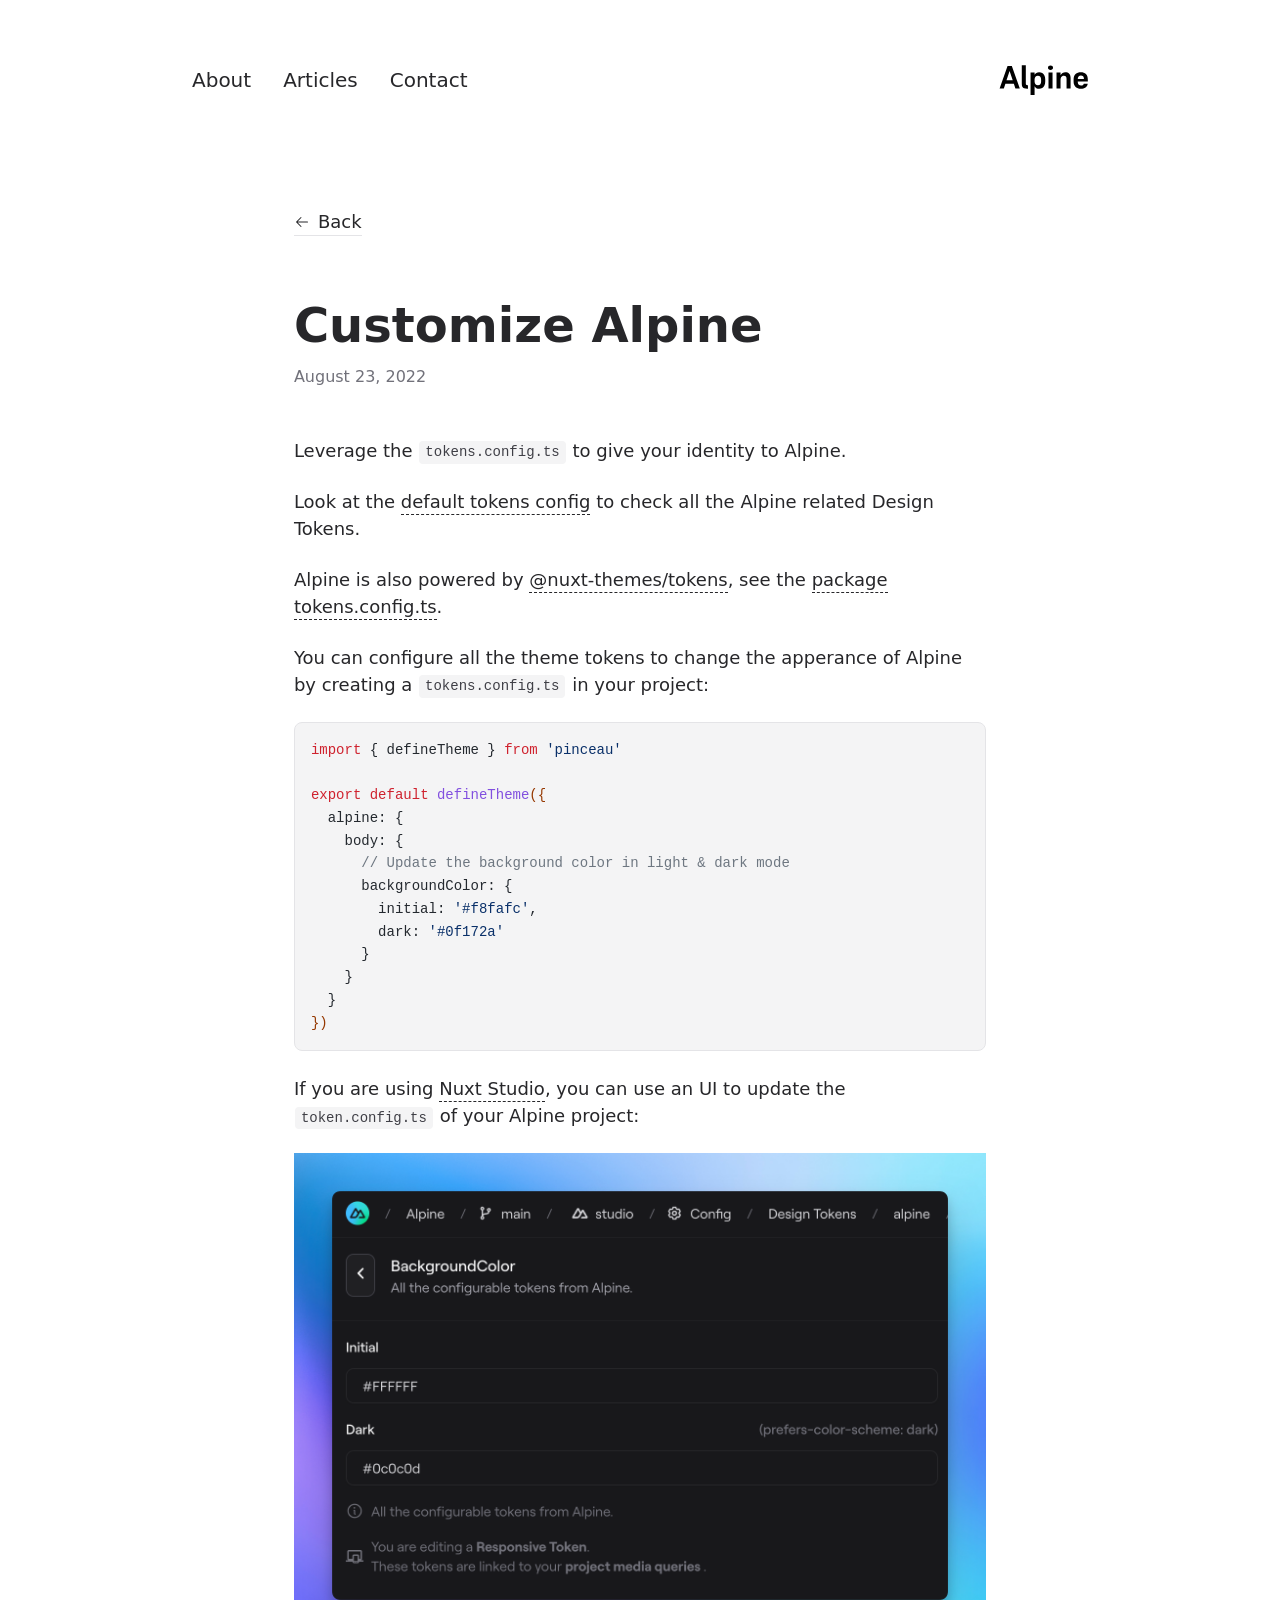
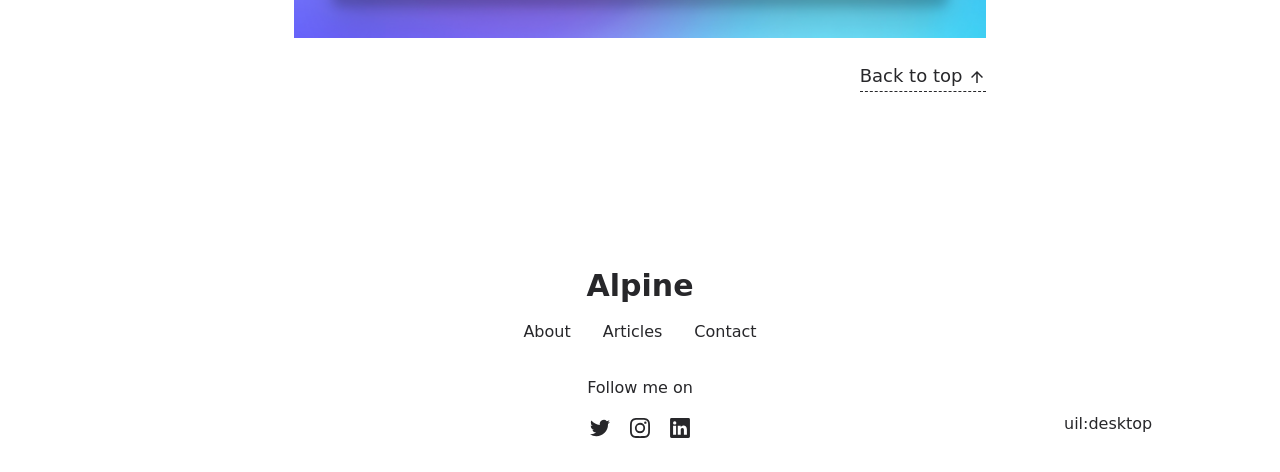
<file: articles/design-tokens/index.html>
<!DOCTYPE html>
<html lang="en">
<head><meta charset="utf-8">
<title>Customize Alpine</title>
<meta name="viewport" content="width=device-width, initial-scale=1">
<meta name="twitter:card" content="summary_large_image">
<meta property="og:image:width" content="400">
<meta property="og:image:height" content="300">
<meta property="og:image:alt" content="An image showcasing my project.">
<meta property="og:title" content="Customize Alpine">
<meta name="description" content="Leverage the tokens.config.ts to give your identity to Alpine.">
<meta property="og:description" content="Leverage the tokens.config.ts to give your identity to Alpine.">
<meta property="og:image" content="/articles/design-tokens.webp"><link rel="modulepreload" as="script" crossorigin href="/_nuxt/entry.c427f87a.js"><link rel="preload" as="style" href="/_nuxt/entry.d5bf3c1a.css"><link rel="modulepreload" as="script" crossorigin href="/_nuxt/NuxtImg.af52b45b.js"><link rel="modulepreload" as="script" crossorigin href="/_nuxt/document-driven.94ae7ab7.js"><link rel="modulepreload" as="script" crossorigin href="/_nuxt/DocumentDrivenEmpty.38bf1693.js"><link rel="modulepreload" as="script" crossorigin href="/_nuxt/ContentRenderer.7605bb24.js"><link rel="modulepreload" as="script" crossorigin href="/_nuxt/ContentRendererMarkdown.624d3fc1.js"><link rel="modulepreload" as="script" crossorigin href="/_nuxt/DocumentDrivenNotFound.e11d5c06.js"><link rel="preload" as="style" href="/_nuxt/DocumentDrivenNotFound.aa939160.css"><link rel="modulepreload" as="script" crossorigin href="/_nuxt/article.81e9794e.js"><link rel="preload" as="style" href="/_nuxt/article.06aa1a19.css"><link rel="modulepreload" as="script" crossorigin href="/_nuxt/ProseA.fb3d78bf.js"><link rel="preload" as="style" href="/_nuxt/ProseA.baee409d.css"><link rel="modulepreload" as="script" crossorigin href="/_nuxt/date.824a539b.js"><link rel="modulepreload" as="script" crossorigin href="/_nuxt/ProseH1.bd58d656.js"><link rel="preload" as="style" href="/_nuxt/ProseH1.48e3ee79.css"><link rel="modulepreload" as="script" crossorigin href="/_nuxt/ProseP.fc457302.js"><link rel="preload" as="style" href="/_nuxt/ProseP.b99f89cd.css"><link rel="modulepreload" as="script" crossorigin href="/_nuxt/ProseCodeInline.7b0ad34a.js"><link rel="preload" as="style" href="/_nuxt/ProseCodeInline.873c7ac7.css"><link rel="modulepreload" as="script" crossorigin href="/_nuxt/ProseCode.0e5fb1a6.js"><link rel="preload" as="style" href="/_nuxt/ProseCode.07e596a7.css"><link rel="modulepreload" as="script" crossorigin href="/_nuxt/ProseImg.30e8836f.js"><link rel="preload" as="style" href="/_nuxt/ProseImg.eeea4224.css"><link rel="prefetch" as="script" crossorigin href="/_nuxt/default.ca3dc832.js"><link rel="prefetch" as="script" crossorigin href="/_nuxt/page.fe231b5c.js"><link rel="prefetch" as="script" crossorigin href="/_nuxt/client-db.7beba409.js"><link rel="prefetch" as="script" crossorigin href="/_nuxt/debug.cc5c56e4.js"><link rel="prefetch" as="style" href="/_nuxt/useStudio.1ad2bf5f.css"><link rel="prefetch" as="script" crossorigin href="/_nuxt/useStudio.126344d0.js"><link rel="prefetch" as="script" crossorigin href="/_nuxt/asyncData.89573d6c.js"><link rel="prefetch" as="style" href="/_nuxt/error-404.47a83e66.css"><link rel="prefetch" as="script" crossorigin href="/_nuxt/error-404.f4086b07.js"><link rel="prefetch" as="style" href="/_nuxt/error-500.534ab3f3.css"><link rel="prefetch" as="script" crossorigin href="/_nuxt/error-500.5460de3d.js"><style id="pinceau-theme">@media { :root {--pinceau-mq: initial; --alpine-readableLine: 68ch;--alpine-backdrop-backgroundColor: #f4f4f5b3;--prose-code-inline-padding: 0.2rem 0.375rem 0.2rem 0.375rem;--prose-code-block-backdropFilter: contrast(1);--prose-code-block-border-style: solid;--prose-code-block-border-width: 1px;--prose-tbody-tr-borderBottom-style: dashed;--prose-tbody-tr-borderBottom-width: 1px;--prose-th-textAlign: inherit;--prose-thead-borderBottom-style: solid;--prose-thead-borderBottom-width: 1px;--prose-thead-border-style: solid;--prose-thead-border-width: 0px;--prose-table-textAlign: start;--prose-hr-width: 1px;--prose-hr-style: solid;--prose-li-listStylePosition: outside;--prose-ol-li-markerColor: currentColor;--prose-ol-paddingInlineStart: 21px;--prose-ol-listStyleType: decimal;--prose-ul-li-markerColor: currentColor;--prose-ul-paddingInlineStart: 21px;--prose-ul-listStyleType: disc;--prose-blockquote-border-style: solid;--prose-blockquote-border-width: 4px;--prose-blockquote-quotes: '201C' '201D' '2018' '2019';--prose-blockquote-paddingInlineStart: 24px;--prose-a-code-color-hover: currentColor;--prose-a-code-color-static: currentColor;--prose-a-hasCode-borderBottom: none;--prose-a-border-distance: 2px;--prose-a-border-color-hover: currentColor;--prose-a-border-color-static: currentColor;--prose-a-border-style-hover: solid;--prose-a-border-style-static: dashed;--prose-a-border-width: 1px;--prose-a-color-static: inherit;--prose-a-textDecoration: none;--prose-h6-margin: 3rem 0 2rem;--prose-h5-margin: 3rem 0 2rem;--prose-h4-margin: 3rem 0 2rem;--prose-h3-margin: 3rem 0 2rem;--prose-h2-margin: 3rem 0 2rem;--prose-h1-margin: 0 0 2rem;--prose-p-fontSize: 18px;--typography-lead-loose: 2;--typography-lead-relaxed: 1.625;--typography-lead-normal: 1.5;--typography-lead-snug: 1.375;--typography-lead-tight: 1.25;--typography-lead-none: 1;--typography-lead-10: 2.5rem;--typography-lead-9: 2.25rem;--typography-lead-8: 2rem;--typography-lead-7: 1.75rem;--typography-lead-6: 1.5rem;--typography-lead-5: 1.25rem;--typography-lead-4: 1rem;--typography-lead-3: .75rem;--typography-lead-2: .5rem;--typography-lead-1: .025rem;--typography-fontWeight-black: 900;--typography-fontWeight-extrabold: 800;--typography-fontWeight-bold: 700;--typography-fontWeight-semibold: 600;--typography-fontWeight-medium: 500;--typography-fontWeight-normal: 400;--typography-fontWeight-light: 300;--typography-fontWeight-extralight: 200;--typography-fontWeight-thin: 100;--typography-fontSize-9xl: 128px;--typography-fontSize-8xl: 96px;--typography-fontSize-7xl: 72px;--typography-fontSize-6xl: 60px;--typography-fontSize-5xl: 48px;--typography-fontSize-4xl: 36px;--typography-fontSize-3xl: 30px;--typography-fontSize-2xl: 24px;--typography-fontSize-xl: 20px;--typography-fontSize-lg: 18px;--typography-fontSize-base: 16px;--typography-fontSize-sm: 14px;--typography-fontSize-xs: 12px;--typography-letterSpacing-wide: 0.025em;--typography-letterSpacing-tight: -0.025em;--typography-verticalMargin-base: 24px;--typography-verticalMargin-sm: 16px;--elements-border-secondary-hover: [object Object];--elements-backdrop-background: #fffc;--elements-backdrop-filter: saturate(200%) blur(20px);--elements-container-maxWidth: 64rem;--lead-loose: 2;--lead-relaxed: 1.625;--lead-normal: 1.5;--lead-snug: 1.375;--lead-tight: 1.25;--lead-none: 1;--lead-10: 2.5rem;--lead-9: 2.25rem;--lead-8: 2rem;--lead-7: 1.75rem;--lead-6: 1.5rem;--lead-5: 1.25rem;--lead-4: 1rem;--lead-3: .75rem;--lead-2: .5rem;--lead-1: .025rem;--letterSpacing-widest: 0.1em;--letterSpacing-wider: 0.05em;--letterSpacing-wide: 0.025em;--letterSpacing-normal: 0em;--letterSpacing-tight: -0.025em;--letterSpacing-tighter: -0.05em;--fontSize-9xl: 8rem;--fontSize-8xl: 6rem;--fontSize-7xl: 4.5rem;--fontSize-6xl: 3.75rem;--fontSize-5xl: 3rem;--fontSize-4xl: 2.25rem;--fontSize-3xl: 1.875rem;--fontSize-2xl: 1.5rem;--fontSize-xl: 1.25rem;--fontSize-lg: 1.125rem;--fontSize-base: 1rem;--fontSize-sm: 0.875rem;--fontSize-xs: 0.75rem;--fontWeight-black: 900;--fontWeight-extrabold: 800;--fontWeight-bold: 700;--fontWeight-semibold: 600;--fontWeight-medium: 500;--fontWeight-normal: 400;--fontWeight-light: 300;--fontWeight-extralight: 200;--fontWeight-thin: 100;--font-mono: ui-monospace, SFMono-Regular, Menlo, Monaco, Consolas, Liberation Mono, Courier New, monospace;--font-serif: ui-serif, Georgia, Cambria, Times New Roman, Times, serif;--font-sans: ui-sans-serif, system-ui, -apple-system, BlinkMacSystemFont, Segoe UI, Roboto, Helvetica Neue, Arial, Noto Sans, sans-serif, Apple Color Emoji, Segoe UI Emoji, Segoe UI Symbol, Noto Color Emoji;--opacity-total: 1;--opacity-high: 0.8;--opacity-medium: 0.5;--opacity-soft: 0.3;--opacity-light: 0.15;--opacity-bright: 0.1;--opacity-noOpacity: 0;--borderWidth-lg: 3px;--borderWidth-md: 2px;--borderWidth-sm: 1px;--borderWidth-noBorder: 0;--space-rem-875: 0.875rem;--space-rem-625: 0.625rem;--space-rem-375: 0.375rem;--space-rem-125: 0.125rem;--space-px: 1px;--space-128: 32rem;--space-96: 24rem;--space-80: 20rem;--space-72: 18rem;--space-64: 16rem;--space-60: 15rem;--space-56: 14rem;--space-52: 13rem;--space-48: 12rem;--space-44: 11rem;--space-40: 10rem;--space-36: 9rem;--space-32: 8rem;--space-28: 7rem;--space-24: 6rem;--space-20: 5rem;--space-16: 4rem;--space-14: 3.5rem;--space-12: 3rem;--space-11: 2.75rem;--space-10: 2.5rem;--space-9: 2.25rem;--space-8: 2rem;--space-7: 1.75rem;--space-6: 1.5rem;--space-5: 1.25rem;--space-4: 1rem;--space-3: 0.75rem;--space-2: 0.5rem;--space-1: 0.25rem;--space-0: 0px;--size-full: 100%;--size-7xl: 80rem;--size-6xl: 72rem;--size-5xl: 64rem;--size-4xl: 56rem;--size-3xl: 48rem;--size-2xl: 42rem;--size-xl: 36rem;--size-lg: 32rem;--size-md: 28rem;--size-sm: 24rem;--size-xs: 20rem;--size-200: 200px;--size-104: 104px;--size-80: 80px;--size-64: 64px;--size-56: 56px;--size-48: 48px;--size-40: 40px;--size-32: 32px;--size-24: 24px;--size-20: 20px;--size-16: 16px;--size-12: 12px;--size-8: 8px;--size-6: 6px;--size-4: 4px;--size-2: 2px;--size-0: 0px;--radii-full: 9999px;--radii-3xl: 1.75rem;--radii-2xl: 1.5rem;--radii-xl: 1rem;--radii-lg: 0.75rem;--radii-md: 0.5rem;--radii-sm: 0.375rem;--radii-xs: 0.25rem;--radii-2xs: 0.125rem;--radii-none: 0px;--shadow-none: 0px 0px 0px 0px transparent;--shadow-lg: 0px 10px 15px -3px #000000, 0px 4px 6px -4px #000000;--shadow-md: 0px 4px 6px -1px #000000, 0px 2px 4px -2px #000000;--shadow-sm: 0px 1px 3px 0px #000000, 0px 1px 2px -1px #000000;--shadow-xs: 0px 1px 2px 0px #000000;--height-screen: 100vh;--width-screen: 100vw;--color-primary-900: #002e38;--color-primary-800: #005c70;--color-primary-700: #008aa9;--color-primary-600: #00b9e1;--color-primary-500: #1ad6ff;--color-primary-400: #40ddff;--color-primary-300: #66e4ff;--color-primary-200: #8deaff;--color-primary-100: #b3f1ff;--color-primary-50: #d9f8ff;--color-ruby-900: #380011;--color-ruby-800: #700021;--color-ruby-700: #a90032;--color-ruby-600: #e10043;--color-ruby-500: #ff1a5e;--color-ruby-400: #ff4079;--color-ruby-300: #ff6694;--color-ruby-200: #ff8dae;--color-ruby-100: #ffb3c9;--color-ruby-50: #ffd9e4;--color-pink-900: #380025;--color-pink-800: #70004b;--color-pink-700: #a90070;--color-pink-600: #e10095;--color-pink-500: #ff1ab2;--color-pink-400: #ff40bf;--color-pink-300: #ff66cc;--color-pink-200: #ff8dd8;--color-pink-100: #ffb3e5;--color-pink-50: #ffd9f2;--color-purple-900: #190038;--color-purple-800: #330070;--color-purple-700: #4c00a9;--color-purple-600: #6500e1;--color-purple-500: #811aff;--color-purple-400: #9640ff;--color-purple-300: #ab66ff;--color-purple-200: #c08dff;--color-purple-100: #d5b3ff;--color-purple-50: #ead9ff;--color-royalblue-900: #0b0531;--color-royalblue-800: #160a62;--color-royalblue-700: #211093;--color-royalblue-600: #2c15c4;--color-royalblue-500: #4127e8;--color-royalblue-400: #614bec;--color-royalblue-300: #806ff0;--color-royalblue-200: #a093f3;--color-royalblue-100: #c0b7f7;--color-royalblue-50: #dfdbfb;--color-indigoblue-900: #001238;--color-indigoblue-800: #002370;--color-indigoblue-700: #0035a9;--color-indigoblue-600: #0047e1;--color-indigoblue-500: #1a62ff;--color-indigoblue-400: #407cff;--color-indigoblue-300: #6696ff;--color-indigoblue-200: #8db0ff;--color-indigoblue-100: #b3cbff;--color-indigoblue-50: #d9e5ff;--color-blue-900: #002438;--color-blue-800: #004870;--color-blue-700: #006ca9;--color-blue-600: #0090e1;--color-blue-500: #1aadff;--color-blue-400: #40bbff;--color-blue-300: #66c8ff;--color-blue-200: #8dd6ff;--color-blue-100: #b3e4ff;--color-blue-50: #d9f1ff;--color-lightblue-900: #002e38;--color-lightblue-800: #005c70;--color-lightblue-700: #008aa9;--color-lightblue-600: #00b9e1;--color-lightblue-500: #1ad6ff;--color-lightblue-400: #40ddff;--color-lightblue-300: #66e4ff;--color-lightblue-200: #8deaff;--color-lightblue-100: #b3f1ff;--color-lightblue-50: #d9f8ff;--color-teal-900: #062a28;--color-teal-800: #0b544f;--color-teal-700: #117d77;--color-teal-600: #16a79e;--color-teal-500: #1cd1c6;--color-teal-400: #36e4da;--color-teal-300: #5fe9e1;--color-teal-200: #87efe9;--color-teal-100: #aff4f0;--color-teal-50: #d7faf8;--color-pear-900: #2a2b09;--color-pear-800: #545512;--color-pear-700: #7e801b;--color-pear-600: #a8aa24;--color-pear-500: #d0d32f;--color-pear-400: #d8da52;--color-pear-300: #e0e274;--color-pear-200: #e8e997;--color-pear-100: #eff0ba;--color-pear-50: #f7f8dc;--color-red-900: #380300;--color-red-800: #700700;--color-red-700: #a90a00;--color-red-600: #e10e00;--color-red-500: #ff281a;--color-red-400: #ff4c40;--color-red-300: #ff7066;--color-red-200: #ff948d;--color-red-100: #ffb7b3;--color-red-50: #ffdbd9;--color-orange-900: #381800;--color-orange-800: #702f00;--color-orange-700: #a94700;--color-orange-600: #e15e00;--color-orange-500: #ff7a1a;--color-orange-400: #ff9040;--color-orange-300: #ffa666;--color-orange-200: #ffbd8d;--color-orange-100: #ffd3b3;--color-orange-50: #ffe9d9;--color-yellow-900: #362b03;--color-yellow-800: #6d5605;--color-yellow-700: #a38108;--color-yellow-600: #daac0a;--color-yellow-500: #f5c828;--color-yellow-400: #f7d14c;--color-yellow-300: #f8da70;--color-yellow-200: #fae393;--color-yellow-100: #fcedb7;--color-yellow-50: #fdf6db;--color-green-900: #003f25;--color-green-800: #005e38;--color-green-700: #007e4a;--color-green-600: #009d5d;--color-green-500: #00bd6f;--color-green-400: #00dc82;--color-green-300: #30ffaa;--color-green-200: #83ffcc;--color-green-100: #acffdd;--color-green-50: #d6ffee;--color-gray-900: #18181B;--color-gray-800: #27272A;--color-gray-700: #3f3f46;--color-gray-600: #52525B;--color-gray-500: #71717A;--color-gray-400: #a1a1aa;--color-gray-300: #D4d4d8;--color-gray-200: #e4e4e7;--color-gray-100: #f4f4f5;--color-gray-50: #fafafa;--color-black: #0c0c0d;--color-white: #FFFFFF;--media-portrait: only screen and (orientation: portrait);--media-landscape: only screen and (orientation: landscape);--media-rm: (prefers-reduced-motion: reduce);--media-2xl: (min-width: 1536px);--media-xl: (min-width: 1280px);--media-lg: (min-width: 1024px);--media-md: (min-width: 768px);--media-sm: (min-width: 640px);--media-xs: (min-width: 475px);--alpine-body-color: var(--color-gray-800);--alpine-body-backgroundColor: var(--color-white);--prose-code-inline-fontWeight: var(--typography-fontWeight-normal);--prose-code-inline-fontSize: var(--typography-fontSize-sm);--prose-code-inline-borderRadius: var(--radii-xs);--prose-code-block-pre-padding: var(--typography-verticalMargin-sm);--prose-code-block-margin: var(--typography-verticalMargin-base) 0;--prose-code-block-fontSize: var(--typography-fontSize-sm);--prose-tbody-code-inline-fontSize: var(--typography-fontSize-sm);--prose-tbody-td-padding: var(--typography-verticalMargin-sm);--prose-th-fontWeight: var(--typography-fontWeight-semibold);--prose-th-padding: 0 var(--typography-verticalMargin-sm) var(--typography-verticalMargin-sm) var(--typography-verticalMargin-sm);--prose-table-lineHeight: var(--typography-lead-6);--prose-table-fontSize: var(--typography-fontSize-sm);--prose-table-margin: var(--typography-verticalMargin-base) 0;--prose-hr-margin: var(--typography-verticalMargin-base) 0;--prose-li-margin: var(--typography-verticalMargin-sm) 0;--prose-ol-margin: var(--typography-verticalMargin-base) 0;--prose-ul-margin: var(--typography-verticalMargin-base) 0;--prose-blockquote-margin: var(--typography-verticalMargin-base) 0;--prose-a-code-border-style: var(--prose-a-border-style-static);--prose-a-code-border-width: var(--prose-a-border-width);--prose-a-fontWeight: var(--typography-fontWeight-medium);--prose-img-margin: var(--typography-verticalMargin-base) 0;--prose-strong-fontWeight: var(--typography-fontWeight-semibold);--prose-h6-iconSize: var(--typography-fontSize-base);--prose-h6-fontWeight: var(--typography-fontWeight-semibold);--prose-h6-lineHeight: var(--typography-lead-normal);--prose-h6-fontSize: var(--typography-fontSize-lg);--prose-h5-iconSize: var(--typography-fontSize-lg);--prose-h5-fontWeight: var(--typography-fontWeight-semibold);--prose-h5-lineHeight: var(--typography-lead-snug);--prose-h5-fontSize: var(--typography-fontSize-xl);--prose-h4-iconSize: var(--typography-fontSize-lg);--prose-h4-letterSpacing: var(--typography-letterSpacing-tight);--prose-h4-fontWeight: var(--typography-fontWeight-semibold);--prose-h4-lineHeight: var(--typography-lead-snug);--prose-h4-fontSize: var(--typography-fontSize-2xl);--prose-h3-iconSize: var(--typography-fontSize-xl);--prose-h3-letterSpacing: var(--typography-letterSpacing-tight);--prose-h3-fontWeight: var(--typography-fontWeight-semibold);--prose-h3-lineHeight: var(--typography-lead-snug);--prose-h3-fontSize: var(--typography-fontSize-3xl);--prose-h2-iconSize: var(--typography-fontSize-2xl);--prose-h2-letterSpacing: var(--typography-letterSpacing-tight);--prose-h2-fontWeight: var(--typography-fontWeight-semibold);--prose-h2-lineHeight: var(--typography-lead-tight);--prose-h2-fontSize: var(--typography-fontSize-4xl);--prose-h1-iconSize: var(--typography-fontSize-3xl);--prose-h1-letterSpacing: var(--typography-letterSpacing-tight);--prose-h1-fontWeight: var(--typography-fontWeight-bold);--prose-h1-lineHeight: var(--typography-lead-tight);--prose-h1-fontSize: var(--typography-fontSize-5xl);--prose-p-br-margin: var(--typography-verticalMargin-base) 0 0 0;--prose-p-margin: var(--typography-verticalMargin-base) 0;--prose-p-lineHeight: var(--typography-lead-normal);--typography-color-primary-900: var(--color-primary-900);--typography-color-primary-800: var(--color-primary-800);--typography-color-primary-700: var(--color-primary-700);--typography-color-primary-600: var(--color-primary-600);--typography-color-primary-500: var(--color-primary-500);--typography-color-primary-400: var(--color-primary-400);--typography-color-primary-300: var(--color-primary-300);--typography-color-primary-200: var(--color-primary-200);--typography-color-primary-100: var(--color-primary-100);--typography-color-primary-50: var(--color-primary-50);--typography-font-code: var(--font-mono);--typography-font-body: var(--font-sans);--typography-font-display: var(--font-sans);--typography-body-backgroundColor: var(--color-white);--typography-body-color: var(--color-black);--elements-state-danger-borderColor-secondary: var(--color-red-200);--elements-state-danger-borderColor-primary: var(--color-red-100);--elements-state-danger-backgroundColor-secondary: var(--color-red-100);--elements-state-danger-backgroundColor-primary: var(--color-red-50);--elements-state-danger-color-secondary: var(--color-red-600);--elements-state-danger-color-primary: var(--color-red-500);--elements-state-warning-borderColor-secondary: var(--color-yellow-200);--elements-state-warning-borderColor-primary: var(--color-yellow-100);--elements-state-warning-backgroundColor-secondary: var(--color-yellow-100);--elements-state-warning-backgroundColor-primary: var(--color-yellow-50);--elements-state-warning-color-secondary: var(--color-yellow-700);--elements-state-warning-color-primary: var(--color-yellow-600);--elements-state-success-borderColor-secondary: var(--color-green-200);--elements-state-success-borderColor-primary: var(--color-green-100);--elements-state-success-backgroundColor-secondary: var(--color-green-100);--elements-state-success-backgroundColor-primary: var(--color-green-50);--elements-state-success-color-secondary: var(--color-green-600);--elements-state-success-color-primary: var(--color-green-500);--elements-state-info-borderColor-secondary: var(--color-blue-200);--elements-state-info-borderColor-primary: var(--color-blue-100);--elements-state-info-backgroundColor-secondary: var(--color-blue-100);--elements-state-info-backgroundColor-primary: var(--color-blue-50);--elements-state-info-color-secondary: var(--color-blue-600);--elements-state-info-color-primary: var(--color-blue-500);--elements-state-primary-borderColor-secondary: var(--color-primary-200);--elements-state-primary-borderColor-primary: var(--color-primary-100);--elements-state-primary-backgroundColor-secondary: var(--color-primary-100);--elements-state-primary-backgroundColor-primary: var(--color-primary-50);--elements-state-primary-color-secondary: var(--color-primary-700);--elements-state-primary-color-primary: var(--color-primary-600);--elements-surface-secondary-backgroundColor: var(--color-gray-200);--elements-surface-primary-backgroundColor: var(--color-gray-100);--elements-surface-background-base: var(--color-gray-100);--elements-border-secondary-static: var(--color-gray-200);--elements-border-primary-hover: var(--color-gray-200);--elements-border-primary-static: var(--color-gray-100);--elements-container-padding-md: var(--space-16);--elements-container-padding-sm: var(--space-12);--elements-container-padding-xs: var(--space-8);--elements-container-padding-mobile: var(--space-6);--elements-text-secondary-color-hover: var(--color-gray-700);--elements-text-secondary-color-static: var(--color-gray-500);--elements-text-primary-color-static: var(--color-gray-900);--text-6xl-lineHeight: var(--lead-none);--text-6xl-fontSize: var(--fontSize-6xl);--text-5xl-lineHeight: var(--lead-none);--text-5xl-fontSize: var(--fontSize-5xl);--text-4xl-lineHeight: var(--lead-10);--text-4xl-fontSize: var(--fontSize-4xl);--text-3xl-lineHeight: var(--lead-9);--text-3xl-fontSize: var(--fontSize-3xl);--text-2xl-lineHeight: var(--lead-8);--text-2xl-fontSize: var(--fontSize-2xl);--text-xl-lineHeight: var(--lead-7);--text-xl-fontSize: var(--fontSize-xl);--text-lg-lineHeight: var(--lead-7);--text-lg-fontSize: var(--fontSize-lg);--text-base-lineHeight: var(--lead-6);--text-base-fontSize: var(--fontSize-base);--text-sm-lineHeight: var(--lead-5);--text-sm-fontSize: var(--fontSize-sm);--text-xs-lineHeight: var(--lead-4);--text-xs-fontSize: var(--fontSize-xs);--shadow-2xl: 0px 25px 50px -12px var(--color-gray-900);--shadow-xl: 0px 20px 25px -5px var(--color-gray-400), 0px 8px 10px -6px #000000;--color-secondary-900: var(--color-gray-900);--color-secondary-800: var(--color-gray-800);--color-secondary-700: var(--color-gray-700);--color-secondary-600: var(--color-gray-600);--color-secondary-500: var(--color-gray-500);--color-secondary-400: var(--color-gray-400);--color-secondary-300: var(--color-gray-300);--color-secondary-200: var(--color-gray-200);--color-secondary-100: var(--color-gray-100);--color-secondary-50: var(--color-gray-50);--prose-a-code-background-hover: var(--typography-color-primary-50);--prose-a-code-border-color-hover: var(--typography-color-primary-500);--prose-a-color-hover: var(--typography-color-primary-500);--typography-color-secondary-900: var(--color-secondary-900);--typography-color-secondary-800: var(--color-secondary-800);--typography-color-secondary-700: var(--color-secondary-700);--typography-color-secondary-600: var(--color-secondary-600);--typography-color-secondary-500: var(--color-secondary-500);--typography-color-secondary-400: var(--color-secondary-400);--typography-color-secondary-300: var(--color-secondary-300);--typography-color-secondary-200: var(--color-secondary-200);--typography-color-secondary-100: var(--color-secondary-100);--typography-color-secondary-50: var(--color-secondary-50);--prose-code-inline-backgroundColor: var(--typography-color-secondary-100);--prose-code-inline-color: var(--typography-color-secondary-700);--prose-code-block-backgroundColor: var(--typography-color-secondary-100);--prose-code-block-color: var(--typography-color-secondary-700);--prose-code-block-border-color: var(--typography-color-secondary-200);--prose-tbody-tr-borderBottom-color: var(--typography-color-secondary-200);--prose-th-color: var(--typography-color-secondary-600);--prose-thead-borderBottom-color: var(--typography-color-secondary-200);--prose-thead-border-color: var(--typography-color-secondary-300);--prose-hr-color: var(--typography-color-secondary-200);--prose-blockquote-border-color: var(--typography-color-secondary-200);--prose-blockquote-color: var(--typography-color-secondary-500);--prose-a-code-border-color-static: var(--typography-color-secondary-400); } }@media { :root.dark {--pinceau-mq: dark; --alpine-backdrop-backgroundColor: #18181bb3;--prose-code-block-backdropFilter: contrast(1);--prose-ol-li-markerColor: currentColor;--prose-ul-li-markerColor: currentColor;--prose-a-code-color-hover: currentColor;--prose-a-code-color-static: currentColor;--prose-a-border-color-hover: currentColor;--prose-a-border-color-static: currentColor;--prose-a-color-static: inherit;--elements-backdrop-background: #0c0d0ccc;--alpine-body-color: var(--color-gray-200);--alpine-body-backgroundColor: var(--color-black);--typography-body-backgroundColor: var(--color-black);--typography-body-color: var(--color-white);--elements-state-danger-borderColor-secondary: var(--color-red-700);--elements-state-danger-borderColor-primary: var(--color-red-800);--elements-state-danger-backgroundColor-secondary: var(--color-red-800);--elements-state-danger-backgroundColor-primary: var(--color-red-900);--elements-state-danger-color-secondary: var(--color-red-200);--elements-state-danger-color-primary: var(--color-red-300);--elements-state-warning-borderColor-secondary: var(--color-yellow-700);--elements-state-warning-borderColor-primary: var(--color-yellow-800);--elements-state-warning-backgroundColor-secondary: var(--color-yellow-800);--elements-state-warning-backgroundColor-primary: var(--color-yellow-900);--elements-state-warning-color-secondary: var(--color-yellow-200);--elements-state-warning-color-primary: var(--color-yellow-400);--elements-state-success-borderColor-secondary: var(--color-green-700);--elements-state-success-borderColor-primary: var(--color-green-800);--elements-state-success-backgroundColor-secondary: var(--color-green-800);--elements-state-success-backgroundColor-primary: var(--color-green-900);--elements-state-success-color-secondary: var(--color-green-200);--elements-state-success-color-primary: var(--color-green-400);--elements-state-info-borderColor-secondary: var(--color-blue-700);--elements-state-info-borderColor-primary: var(--color-blue-800);--elements-state-info-backgroundColor-secondary: var(--color-blue-800);--elements-state-info-backgroundColor-primary: var(--color-blue-900);--elements-state-info-color-secondary: var(--color-blue-200);--elements-state-info-color-primary: var(--color-blue-400);--elements-state-primary-borderColor-secondary: var(--color-primary-700);--elements-state-primary-borderColor-primary: var(--color-primary-800);--elements-state-primary-backgroundColor-secondary: var(--color-primary-800);--elements-state-primary-backgroundColor-primary: var(--color-primary-900);--elements-state-primary-color-secondary: var(--color-primary-200);--elements-state-primary-color-primary: var(--color-primary-400);--elements-surface-secondary-backgroundColor: var(--color-gray-800);--elements-surface-primary-backgroundColor: var(--color-gray-900);--elements-surface-background-base: var(--color-gray-900);--elements-border-secondary-static: var(--color-gray-800);--elements-border-primary-hover: var(--color-gray-800);--elements-border-primary-static: var(--color-gray-900);--elements-text-secondary-color-hover: var(--color-gray-200);--elements-text-secondary-color-static: var(--color-gray-400);--elements-text-primary-color-static: var(--color-gray-50);--prose-a-code-background-hover: var(--typography-color-primary-900);--prose-a-code-border-color-hover: var(--typography-color-primary-600);--prose-a-color-hover: var(--typography-color-primary-400);--prose-code-inline-backgroundColor: var(--typography-color-secondary-800);--prose-code-inline-color: var(--typography-color-secondary-200);--prose-code-block-backgroundColor: var(--typography-color-secondary-900);--prose-code-block-color: var(--typography-color-secondary-200);--prose-code-block-border-color: var(--typography-color-secondary-800);--prose-tbody-tr-borderBottom-color: var(--typography-color-secondary-800);--prose-th-color: var(--typography-color-secondary-400);--prose-thead-borderBottom-color: var(--typography-color-secondary-800);--prose-thead-border-color: var(--typography-color-secondary-600);--prose-hr-color: var(--typography-color-secondary-800);--prose-blockquote-border-color: var(--typography-color-secondary-700);--prose-blockquote-color: var(--typography-color-secondary-400);--prose-a-code-border-color-static: var(--typography-color-secondary-600); } }</style><style id="pinceau-runtime-hydratable">@media{.phy[--]{--puid:REYloV-v;}.pv-eH5Aq_{max-width:var(--elements-container-maxWidth);padding-left:var(--elements-container-padding-mobile);padding-right:var(--elements-container-padding-mobile);}@media (min-width: 475px){.pv-eH5Aq_{padding-left:var(--elements-container-padding-xs);padding-right:var(--elements-container-padding-xs);}}@media (min-width: 640px){.pv-eH5Aq_{padding-left:var(--elements-container-padding-sm);padding-right:var(--elements-container-padding-sm);}}@media (min-width: 768px){.pv-eH5Aq_{padding-left:var(--elements-container-padding-md);padding-right:var(--elements-container-padding-md);}}} </style><link rel="stylesheet" href="/_nuxt/entry.d5bf3c1a.css"><link rel="stylesheet" href="/_nuxt/DocumentDrivenNotFound.aa939160.css"><link rel="stylesheet" href="/_nuxt/article.06aa1a19.css"><link rel="stylesheet" href="/_nuxt/ProseA.baee409d.css"><link rel="stylesheet" href="/_nuxt/ProseH1.48e3ee79.css"><link rel="stylesheet" href="/_nuxt/ProseP.b99f89cd.css"><link rel="stylesheet" href="/_nuxt/ProseCodeInline.873c7ac7.css"><link rel="stylesheet" href="/_nuxt/ProseCode.07e596a7.css"><link rel="stylesheet" href="/_nuxt/ProseImg.eeea4224.css"><script>"use strict";(()=>{const a=window,e=document.documentElement,m=["dark","light"],c=window.localStorage.getItem("nuxt-color-mode")||"system";let n=c==="system"?f():c;const l=e.getAttribute("data-color-mode-forced");l&&(n=l),i(n),a["__NUXT_COLOR_MODE__"]={preference:c,value:n,getColorScheme:f,addColorScheme:i,removeColorScheme:d};function i(o){const t=""+o+"",s="";e.classList?e.classList.add(t):e.className+=" "+t,s&&e.setAttribute("data-"+s,o)}function d(o){const t=""+o+"",s="";e.classList?e.classList.remove(t):e.className=e.className.replace(new RegExp(t,"g"),""),s&&e.removeAttribute("data-"+s)}function r(o){return a.matchMedia("(prefers-color-scheme"+o+")")}function f(){if(a.matchMedia&&r("").media!=="not all"){for(const o of m)if(r(":"+o).matches)return o}return"light"}})();
</script></head>
<body ><div id="__nuxt"><div class="container pv-eH5Aq_ pc-REYloV app-layout" data-v-93c22c3b data-v-6d327d86><!--[--><div class="nuxt-progress" style="width:0%;height:3px;opacity:0;background-size:Infinity% auto;" data-v-93c22c3b></div><header class="right" data-v-93c22c3b data-v-ebfd1e7c><div class="menu" data-v-ebfd1e7c><button aria-label="Navigation Menu" data-v-ebfd1e7c><svg width="24" height="24" viewBox="0 0 68 68" fill="currentColor" xmlns="http://www.w3.org/2000/svg" data-v-ebfd1e7c><path d="M8 34C8 32.1362 8 31.2044 8.30448 30.4693C8.71046 29.4892 9.48915 28.7105 10.4693 28.3045C11.2044 28 12.1362 28 14 28C15.8638 28 16.7956 28 17.5307 28.3045C18.5108 28.7105 19.2895 29.4892 19.6955 30.4693C20 31.2044 20 32.1362 20 34C20 35.8638 20 36.7956 19.6955 37.5307C19.2895 38.5108 18.5108 39.2895 17.5307 39.6955C16.7956 40 15.8638 40 14 40C12.1362 40 11.2044 40 10.4693 39.6955C9.48915 39.2895 8.71046 38.5108 8.30448 37.5307C8 36.7956 8 35.8638 8 34Z" data-v-ebfd1e7c></path><path d="M28 34C28 32.1362 28 31.2044 28.3045 30.4693C28.7105 29.4892 29.4892 28.7105 30.4693 28.3045C31.2044 28 32.1362 28 34 28C35.8638 28 36.7956 28 37.5307 28.3045C38.5108 28.7105 39.2895 29.4892 39.6955 30.4693C40 31.2044 40 32.1362 40 34C40 35.8638 40 36.7956 39.6955 37.5307C39.2895 38.5108 38.5108 39.2895 37.5307 39.6955C36.7956 40 35.8638 40 34 40C32.1362 40 31.2044 40 30.4693 39.6955C29.4892 39.2895 28.7105 38.5108 28.3045 37.5307C28 36.7956 28 35.8638 28 34Z" data-v-ebfd1e7c></path><path d="M48 34C48 32.1362 48 31.2044 48.3045 30.4693C48.7105 29.4892 49.4892 28.7105 50.4693 28.3045C51.2044 28 52.1362 28 54 28C55.8638 28 56.7956 28 57.5307 28.3045C58.5108 28.7105 59.2895 29.4892 59.6955 30.4693C60 31.2044 60 32.1362 60 34C60 35.8638 60 36.7956 59.6955 37.5307C59.2895 38.5108 58.5108 39.2895 57.5307 39.6955C56.7956 40 55.8638 40 54 40C52.1362 40 51.2044 40 50.4693 39.6955C49.4892 39.2895 48.7105 38.5108 48.3045 37.5307C48 36.7956 48 35.8638 48 34Z" data-v-ebfd1e7c></path></svg></button></div><div class="overlay" data-v-ebfd1e7c><nav data-v-ebfd1e7c data-v-47e45ff0><ul data-v-47e45ff0><!--[--><li data-v-47e45ff0><a href="/" class="" data-v-47e45ff0><span class="underline-fx" data-v-47e45ff0></span> About</a></li><li data-v-47e45ff0><a href="/articles" class="" data-v-47e45ff0><span class="underline-fx" data-v-47e45ff0></span> Articles</a></li><li data-v-47e45ff0><a href="/contact" class="" data-v-47e45ff0><span class="underline-fx" data-v-47e45ff0></span> Contact</a></li><!--]--></ul></nav></div><div class="logo" data-v-ebfd1e7c><a href="/" class="" data-v-ebfd1e7c><img src="/logo-dark.svg" class="dark-img" alt="alpine" width="89" height="31" data-v-ebfd1e7c><img src="/logo.svg" class="light-img" alt="alpine" width="89" height="31" data-v-ebfd1e7c></a></div><div class="main-nav" data-v-ebfd1e7c><nav data-v-ebfd1e7c data-v-47e45ff0><ul data-v-47e45ff0><!--[--><li data-v-47e45ff0><a href="/" class="" data-v-47e45ff0><span class="underline-fx" data-v-47e45ff0></span> About</a></li><li data-v-47e45ff0><a href="/articles" class="" data-v-47e45ff0><span class="underline-fx" data-v-47e45ff0></span> Articles</a></li><li data-v-47e45ff0><a href="/contact" class="" data-v-47e45ff0><span class="underline-fx" data-v-47e45ff0></span> Contact</a></li><!--]--></ul></nav></div></header><!--[--><div class="document-driven-page"><article data-v-f252e39d><a href="/articles" class="back" data-v-f252e39d><svg xmlns="http://www.w3.org/2000/svg" xmlns:xlink="http://www.w3.org/1999/xlink" aria-hidden="true" role="img" class="icon" data-v-f252e39d style="" width="1em" height="1em" viewBox="0 0 256 256" data-v-121c6e7d><path fill="currentColor" d="M224 128a8 8 0 0 1-8 8H59.31l58.35 58.34a8 8 0 0 1-11.32 11.32l-72-72a8 8 0 0 1 0-11.32l72-72a8 8 0 0 1 11.32 11.32L59.31 120H216a8 8 0 0 1 8 8Z"/></svg><span data-v-f252e39d> Back </span></a><header data-v-f252e39d><h1 class="title" data-v-f252e39d>Customize Alpine</h1><time datetime="2022-08-23T00:00:00.000Z" data-v-f252e39d>August 23, 2022</time></header><div class="prose" data-v-f252e39d><!--[--><div><h1 id="customize-alpine" data-v-a5759516><a aria-current="page" href="/articles/design-tokens#customize-alpine" class="router-link-active router-link-exact-active" data-v-a5759516><!--[-->Customize Alpine<!--]--><!----></a></h1><p data-v-63bfa697><!--[-->Leverage the <code data-v-c81ed8f1><!--[-->tokens.config.ts<!--]--></code> to give your identity to Alpine.<!--]--></p><p data-v-63bfa697><!--[-->Look at the <a href="https://github.com/nuxt-themes/alpine/blob/main/tokens.config.ts" rel="nofollow" data-v-af1c0c3b><!--[-->default tokens config<!--]--></a> to check all the Alpine related Design Tokens.<!--]--></p><p data-v-63bfa697><!--[-->Alpine is also powered by <a href="https://www.npmjs.com/package/@nuxt-themes/tokens" rel="nofollow" data-v-af1c0c3b><!--[-->@nuxt-themes/tokens<!--]--></a>, see the <a href="https://unpkg.com/@nuxt-themes/tokens@latest/dist/tokens.config.ts" rel="nofollow" data-v-af1c0c3b><!--[-->package tokens.config.ts<!--]--></a>.<!--]--></p><p data-v-63bfa697><!--[-->You can configure all the theme tokens to change the apperance of Alpine by creating a <code data-v-c81ed8f1><!--[-->tokens.config.ts<!--]--></code> in your project:<!--]--></p><div class="highlight-ts prose-code language-ts" meta data-v-bfc7416e><!----><!--[--><pre><code><span class="line" line="1"><span class="ct-620894">import</span><span class="ct-947867"> { defineTheme } </span><span class="ct-620894">from</span><span class="ct-947867"> </span><span class="ct-094461">&#39;pinceau&#39;
</span></span><span class="line" line="2"><span>
</span></span><span class="line" line="3"><span class="ct-620894">export</span><span class="ct-255010"> </span><span class="ct-620894">default</span><span class="ct-255010"> </span><span class="ct-745982">defineTheme</span><span class="ct-255010">({
</span></span><span class="line" line="4"><span class="ct-255010">  </span><span class="ct-947867">alpine: {
</span></span><span class="line" line="5"><span class="ct-947867">    body: {
</span></span><span class="line" line="6"><span class="ct-947867">      </span><span class="ct-463487">// Update the background color in light &amp; dark mode
</span></span><span class="line" line="7"><span class="ct-947867">      backgroundColor: {
</span></span><span class="line" line="8"><span class="ct-947867">        initial: </span><span class="ct-094461">&#39;#f8fafc&#39;</span><span class="ct-947867">,
</span></span><span class="line" line="9"><span class="ct-947867">        dark: </span><span class="ct-094461">&#39;#0f172a&#39;
</span></span><span class="line" line="10"><span class="ct-947867">      }
</span></span><span class="line" line="11"><span class="ct-947867">    }
</span></span><span class="line" line="12"><span class="ct-947867">  }
</span></span><span class="line" line="13"><span class="ct-255010">})</span></span></code></pre><!--]--><button class="copy-button" data-v-bfc7416e data-v-75636234><span class="sr-only" data-v-75636234>Copy to clipboard</span><span class="icon-wrapper" data-v-75636234><svg xmlns="http://www.w3.org/2000/svg" xmlns:xlink="http://www.w3.org/1999/xlink" aria-hidden="true" role="img" class="icon" data-v-75636234 style="" width="18px" height="18px" viewBox="0 0 256 256" data-v-121c6e7d><path fill="currentColor" d="M216 32H88a8 8 0 0 0-8 8v40H40a8 8 0 0 0-8 8v128a8 8 0 0 0 8 8h128a8 8 0 0 0 8-8v-40h40a8 8 0 0 0 8-8V40a8 8 0 0 0-8-8Zm-56 176H48V96h112Zm48-48h-32V88a8 8 0 0 0-8-8H96V48h112Z"/></svg></span></button></div><p data-v-63bfa697><!--[-->If you are using <a href="https://nuxt.studio" rel="nofollow" data-v-af1c0c3b><!--[-->Nuxt Studio<!--]--></a>, you can use an UI to update the <code data-v-c81ed8f1><!--[-->token.config.ts<!--]--></code> of your Alpine project:<!--]--></p><p data-v-63bfa697><!--[--><a href="https://nuxt.studio" rel="nofollow" data-v-af1c0c3b><!--[--><img src="/design-tokens-studio.png" alt="design-tokens-studio.png" data-v-e5a4106d><!--]--></a><!--]--></p><style>.ct-620894{color:#CF222E;}
.dark .ct-620894{color:#FF7B72;}
.ct-947867{color:#24292F;}
.dark .ct-947867{color:#C9D1D9;}
.ct-094461{color:#0A3069;}
.dark .ct-094461{color:#A5D6FF;}
.ct-255010{color:#953800;}
.dark .ct-255010{color:#FFA657;}
.ct-745982{color:#8250DF;}
.dark .ct-745982{color:#D2A8FF;}
.ct-463487{color:#6E7781;}
.dark .ct-463487{color:#8B949E;}</style></div><!--]--><div class="back-to-top" data-v-f252e39d><a data-v-f252e39d data-v-af1c0c3b><!--[-->Back to top <svg xmlns="http://www.w3.org/2000/svg" xmlns:xlink="http://www.w3.org/1999/xlink" aria-hidden="true" role="img" class="icon" data-v-f252e39d style="" width="1em" height="1em" viewBox="0 0 24 24" data-v-121c6e7d><path fill="currentColor" d="M11 20V7.825l-5.6 5.6L4 12l8-8l8 8l-1.4 1.425l-5.6-5.6V20h-2Z"/></svg><!--]--></a></div></div></article></div><!--]--><footer class="center" data-v-93c22c3b data-v-d63b5c07><a href="https://www.github.com/nuxt-themes/alpine" rel="noopener noreferrer" class="credits" data-v-d63b5c07>Alpine</a><div class="navigation" data-v-d63b5c07><nav data-v-d63b5c07 data-v-47e45ff0><ul data-v-47e45ff0><!--[--><li data-v-47e45ff0><a href="/" class="" data-v-47e45ff0><span class="underline-fx" data-v-47e45ff0></span> About</a></li><li data-v-47e45ff0><a href="/articles" class="" data-v-47e45ff0><span class="underline-fx" data-v-47e45ff0></span> Articles</a></li><li data-v-47e45ff0><a href="/contact" class="" data-v-47e45ff0><span class="underline-fx" data-v-47e45ff0></span> Contact</a></li><!--]--></ul></nav></div><p class="message" data-v-d63b5c07>Follow me on</p><div class="icons" data-v-d63b5c07><div class="social" data-v-d63b5c07><!--[--><a href="https://twitter.com/nuxtlabs" rel="noopener noreferrer" target="_blank" title="nuxtlabs" aria-label="nuxtlabs" data-v-ddf2f94a><svg xmlns="http://www.w3.org/2000/svg" xmlns:xlink="http://www.w3.org/1999/xlink" aria-hidden="true" role="img" class="icon" data-v-ddf2f94a style="" width="1em" height="1em" viewBox="0 0 24 24" data-v-121c6e7d><path fill="currentColor" d="M22 5.8a8.49 8.49 0 0 1-2.36.64a4.13 4.13 0 0 0 1.81-2.27a8.21 8.21 0 0 1-2.61 1a4.1 4.1 0 0 0-7 3.74a11.64 11.64 0 0 1-8.45-4.29a4.16 4.16 0 0 0-.55 2.07a4.09 4.09 0 0 0 1.82 3.41a4.05 4.05 0 0 1-1.86-.51v.05a4.1 4.1 0 0 0 3.3 4a3.93 3.93 0 0 1-1.1.17a4.9 4.9 0 0 1-.77-.07a4.11 4.11 0 0 0 3.83 2.84A8.22 8.22 0 0 1 3 18.34a7.93 7.93 0 0 1-1-.06a11.57 11.57 0 0 0 6.29 1.85A11.59 11.59 0 0 0 20 8.45v-.53a8.43 8.43 0 0 0 2-2.12Z"/></svg></a><a href="https://instagram.com/atinuxt" rel="noopener noreferrer" target="_blank" title="atinuxt" aria-label="atinuxt" data-v-ddf2f94a><svg xmlns="http://www.w3.org/2000/svg" xmlns:xlink="http://www.w3.org/1999/xlink" aria-hidden="true" role="img" class="icon" data-v-ddf2f94a style="" width="1em" height="1em" viewBox="0 0 24 24" data-v-121c6e7d><path fill="currentColor" d="M17.34 5.46a1.2 1.2 0 1 0 1.2 1.2a1.2 1.2 0 0 0-1.2-1.2Zm4.6 2.42a7.59 7.59 0 0 0-.46-2.43a4.94 4.94 0 0 0-1.16-1.77a4.7 4.7 0 0 0-1.77-1.15a7.3 7.3 0 0 0-2.43-.47C15.06 2 14.72 2 12 2s-3.06 0-4.12.06a7.3 7.3 0 0 0-2.43.47a4.78 4.78 0 0 0-1.77 1.15a4.7 4.7 0 0 0-1.15 1.77a7.3 7.3 0 0 0-.47 2.43C2 8.94 2 9.28 2 12s0 3.06.06 4.12a7.3 7.3 0 0 0 .47 2.43a4.7 4.7 0 0 0 1.15 1.77a4.78 4.78 0 0 0 1.77 1.15a7.3 7.3 0 0 0 2.43.47C8.94 22 9.28 22 12 22s3.06 0 4.12-.06a7.3 7.3 0 0 0 2.43-.47a4.7 4.7 0 0 0 1.77-1.15a4.85 4.85 0 0 0 1.16-1.77a7.59 7.59 0 0 0 .46-2.43c0-1.06.06-1.4.06-4.12s0-3.06-.06-4.12ZM20.14 16a5.61 5.61 0 0 1-.34 1.86a3.06 3.06 0 0 1-.75 1.15a3.19 3.19 0 0 1-1.15.75a5.61 5.61 0 0 1-1.86.34c-1 .05-1.37.06-4 .06s-3 0-4-.06a5.73 5.73 0 0 1-1.94-.3a3.27 3.27 0 0 1-1.1-.75a3 3 0 0 1-.74-1.15a5.54 5.54 0 0 1-.4-1.9c0-1-.06-1.37-.06-4s0-3 .06-4a5.54 5.54 0 0 1 .35-1.9A3 3 0 0 1 5 5a3.14 3.14 0 0 1 1.1-.8A5.73 5.73 0 0 1 8 3.86c1 0 1.37-.06 4-.06s3 0 4 .06a5.61 5.61 0 0 1 1.86.34a3.06 3.06 0 0 1 1.19.8a3.06 3.06 0 0 1 .75 1.1a5.61 5.61 0 0 1 .34 1.9c.05 1 .06 1.37.06 4s-.01 3-.06 4ZM12 6.87A5.13 5.13 0 1 0 17.14 12A5.12 5.12 0 0 0 12 6.87Zm0 8.46A3.33 3.33 0 1 1 15.33 12A3.33 3.33 0 0 1 12 15.33Z"/></svg></a><a href="https://www.linkedin.com/company/nuxtlabs" rel="noopener noreferrer" target="_blank" title="LinkedIn" aria-label="LinkedIn" data-v-ddf2f94a><svg xmlns="http://www.w3.org/2000/svg" xmlns:xlink="http://www.w3.org/1999/xlink" aria-hidden="true" role="img" class="icon" data-v-ddf2f94a style="" width="1em" height="1em" viewBox="0 0 24 24" data-v-121c6e7d><path fill="currentColor" d="M20.47 2H3.53a1.45 1.45 0 0 0-1.47 1.43v17.14A1.45 1.45 0 0 0 3.53 22h16.94a1.45 1.45 0 0 0 1.47-1.43V3.43A1.45 1.45 0 0 0 20.47 2ZM8.09 18.74h-3v-9h3ZM6.59 8.48a1.56 1.56 0 1 1 0-3.12a1.57 1.57 0 1 1 0 3.12Zm12.32 10.26h-3v-4.83c0-1.21-.43-2-1.52-2A1.65 1.65 0 0 0 12.85 13a2 2 0 0 0-.1.73v5h-3v-9h3V11a3 3 0 0 1 2.71-1.5c2 0 3.45 1.29 3.45 4.06Z"/></svg></a><!--]--></div><div class="color-mode-switch" data-v-d63b5c07><button aria-label="Color Mode" data-v-d63b5c07 data-v-693a1e33><span data-v-693a1e33></span></button></div></div></footer><!--]--></div></div><script type="application/json" id="__NUXT_DATA__" data-ssr="true">[["Reactive",1],{"data":2,"state":3,"_errors":394,"serverRendered":357,"path":6},{},{"$sdd-pages":4,"$sdd-surrounds":344,"$sdd-globals":354,"$scolor-mode":355,"$sdd-navigation":358,"$sicons":378},{"/articles/design-tokens":5},{"_path":6,"_dir":7,"_draft":8,"_partial":8,"_locale":9,"_empty":8,"title":10,"description":11,"cover":12,"date":13,"layout":14,"body":15,"_type":339,"_id":340,"_source":341,"_file":342,"_extension":343},"/articles/design-tokens","articles",false,"","Customize Alpine","Leverage the tokens.config.ts to give your identity to Alpine.","/articles/design-tokens.webp","2022-08-23T00:00:00.000Z","article",{"type":16,"children":17,"toc":337},"root",[18,26,40,56,79,90,298,319,332],{"type":19,"tag":20,"props":21,"children":23},"element","h1",{"id":22},"customize-alpine",[24],{"type":25,"value":10},"text",{"type":19,"tag":27,"props":28,"children":29},"p",{},[30,32,38],{"type":25,"value":31},"Leverage the ",{"type":19,"tag":33,"props":34,"children":35},"code-inline",{},[36],{"type":25,"value":37},"tokens.config.ts",{"type":25,"value":39}," to give your identity to Alpine.",{"type":19,"tag":27,"props":41,"children":42},{},[43,45,54],{"type":25,"value":44},"Look at the ",{"type":19,"tag":46,"props":47,"children":51},"a",{"href":48,"rel":49},"https://github.com/nuxt-themes/alpine/blob/main/tokens.config.ts",[50],"nofollow",[52],{"type":25,"value":53},"default tokens config",{"type":25,"value":55}," to check all the Alpine related Design Tokens.",{"type":19,"tag":27,"props":57,"children":58},{},[59,61,68,70,77],{"type":25,"value":60},"Alpine is also powered by ",{"type":19,"tag":46,"props":62,"children":65},{"href":63,"rel":64},"https://www.npmjs.com/package/@nuxt-themes/tokens",[50],[66],{"type":25,"value":67},"@nuxt-themes/tokens",{"type":25,"value":69},", see the ",{"type":19,"tag":46,"props":71,"children":74},{"href":72,"rel":73},"https://unpkg.com/@nuxt-themes/tokens@latest/dist/tokens.config.ts",[50],[75],{"type":25,"value":76},"package tokens.config.ts",{"type":25,"value":78},".",{"type":19,"tag":27,"props":80,"children":81},{},[82,84,88],{"type":25,"value":83},"You can configure all the theme tokens to change the apperance of Alpine by creating a ",{"type":19,"tag":33,"props":85,"children":86},{},[87],{"type":25,"value":37},{"type":25,"value":89}," in your project:",{"type":19,"tag":91,"props":92,"children":97},"code",{"className":93,"code":95,"language":96,"meta":9},[94],"language-ts","import { defineTheme } from 'pinceau'\n\nexport default defineTheme({\n  alpine: {\n    body: {\n      // Update the background color in light & dark mode\n      backgroundColor: {\n        initial: '#f8fafc',\n        dark: '#0f172a'\n      }\n    }\n  }\n})\n","ts",[98],{"type":19,"tag":99,"props":100,"children":101},"pre",{},[102],{"type":19,"tag":91,"props":103,"children":104},{"__ignoreMap":9},[105,139,148,182,196,205,220,229,248,262,271,280,289],{"type":19,"tag":106,"props":107,"children":110},"span",{"class":108,"line":109},"line",1,[111,117,123,128,133],{"type":19,"tag":106,"props":112,"children":114},{"class":113},"ct-620894",[115],{"type":25,"value":116},"import",{"type":19,"tag":106,"props":118,"children":120},{"class":119},"ct-947867",[121],{"type":25,"value":122}," { defineTheme } ",{"type":19,"tag":106,"props":124,"children":125},{"class":113},[126],{"type":25,"value":127},"from",{"type":19,"tag":106,"props":129,"children":130},{"class":119},[131],{"type":25,"value":132}," ",{"type":19,"tag":106,"props":134,"children":136},{"class":135},"ct-094461",[137],{"type":25,"value":138},"'pinceau'\n",{"type":19,"tag":106,"props":140,"children":142},{"class":108,"line":141},2,[143],{"type":19,"tag":106,"props":144,"children":145},{},[146],{"type":25,"value":147},"\n",{"type":19,"tag":106,"props":149,"children":151},{"class":108,"line":150},3,[152,157,162,167,171,177],{"type":19,"tag":106,"props":153,"children":154},{"class":113},[155],{"type":25,"value":156},"export",{"type":19,"tag":106,"props":158,"children":160},{"class":159},"ct-255010",[161],{"type":25,"value":132},{"type":19,"tag":106,"props":163,"children":164},{"class":113},[165],{"type":25,"value":166},"default",{"type":19,"tag":106,"props":168,"children":169},{"class":159},[170],{"type":25,"value":132},{"type":19,"tag":106,"props":172,"children":174},{"class":173},"ct-745982",[175],{"type":25,"value":176},"defineTheme",{"type":19,"tag":106,"props":178,"children":179},{"class":159},[180],{"type":25,"value":181},"({\n",{"type":19,"tag":106,"props":183,"children":185},{"class":108,"line":184},4,[186,191],{"type":19,"tag":106,"props":187,"children":188},{"class":159},[189],{"type":25,"value":190},"  ",{"type":19,"tag":106,"props":192,"children":193},{"class":119},[194],{"type":25,"value":195},"alpine: {\n",{"type":19,"tag":106,"props":197,"children":199},{"class":108,"line":198},5,[200],{"type":19,"tag":106,"props":201,"children":202},{"class":119},[203],{"type":25,"value":204},"    body: {\n",{"type":19,"tag":106,"props":206,"children":208},{"class":108,"line":207},6,[209,214],{"type":19,"tag":106,"props":210,"children":211},{"class":119},[212],{"type":25,"value":213},"      ",{"type":19,"tag":106,"props":215,"children":217},{"class":216},"ct-463487",[218],{"type":25,"value":219},"// Update the background color in light & dark mode\n",{"type":19,"tag":106,"props":221,"children":223},{"class":108,"line":222},7,[224],{"type":19,"tag":106,"props":225,"children":226},{"class":119},[227],{"type":25,"value":228},"      backgroundColor: {\n",{"type":19,"tag":106,"props":230,"children":232},{"class":108,"line":231},8,[233,238,243],{"type":19,"tag":106,"props":234,"children":235},{"class":119},[236],{"type":25,"value":237},"        initial: ",{"type":19,"tag":106,"props":239,"children":240},{"class":135},[241],{"type":25,"value":242},"'#f8fafc'",{"type":19,"tag":106,"props":244,"children":245},{"class":119},[246],{"type":25,"value":247},",\n",{"type":19,"tag":106,"props":249,"children":251},{"class":108,"line":250},9,[252,257],{"type":19,"tag":106,"props":253,"children":254},{"class":119},[255],{"type":25,"value":256},"        dark: ",{"type":19,"tag":106,"props":258,"children":259},{"class":135},[260],{"type":25,"value":261},"'#0f172a'\n",{"type":19,"tag":106,"props":263,"children":265},{"class":108,"line":264},10,[266],{"type":19,"tag":106,"props":267,"children":268},{"class":119},[269],{"type":25,"value":270},"      }\n",{"type":19,"tag":106,"props":272,"children":274},{"class":108,"line":273},11,[275],{"type":19,"tag":106,"props":276,"children":277},{"class":119},[278],{"type":25,"value":279},"    }\n",{"type":19,"tag":106,"props":281,"children":283},{"class":108,"line":282},12,[284],{"type":19,"tag":106,"props":285,"children":286},{"class":119},[287],{"type":25,"value":288},"  }\n",{"type":19,"tag":106,"props":290,"children":292},{"class":108,"line":291},13,[293],{"type":19,"tag":106,"props":294,"children":295},{"class":159},[296],{"type":25,"value":297},"})",{"type":19,"tag":27,"props":299,"children":300},{},[301,303,310,312,317],{"type":25,"value":302},"If you are using ",{"type":19,"tag":46,"props":304,"children":307},{"href":305,"rel":306},"https://nuxt.studio",[50],[308],{"type":25,"value":309},"Nuxt Studio",{"type":25,"value":311},", you can use an UI to update the ",{"type":19,"tag":33,"props":313,"children":314},{},[315],{"type":25,"value":316},"token.config.ts",{"type":25,"value":318}," of your Alpine project:",{"type":19,"tag":27,"props":320,"children":321},{},[322],{"type":19,"tag":46,"props":323,"children":325},{"href":305,"rel":324},[50],[326],{"type":19,"tag":327,"props":328,"children":331},"img",{"alt":329,"src":330},"design-tokens-studio.png","/design-tokens-studio.png",[],{"type":19,"tag":333,"children":334},"style",[335],{"type":25,"value":336},".ct-620894{color:#CF222E;}\n.dark .ct-620894{color:#FF7B72;}\n.ct-947867{color:#24292F;}\n.dark .ct-947867{color:#C9D1D9;}\n.ct-094461{color:#0A3069;}\n.dark .ct-094461{color:#A5D6FF;}\n.ct-255010{color:#953800;}\n.dark .ct-255010{color:#FFA657;}\n.ct-745982{color:#8250DF;}\n.dark .ct-745982{color:#D2A8FF;}\n.ct-463487{color:#6E7781;}\n.dark .ct-463487{color:#8B949E;}",{"title":9,"searchDepth":141,"depth":141,"links":338},[],"markdown","content:articles:4.design-tokens.md","content","articles/4.design-tokens.md","md",{"/articles/design-tokens":345},[346,353],{"_path":347,"_dir":7,"_draft":8,"_partial":8,"_locale":9,"_empty":8,"title":348,"description":349,"cover":350,"date":13,"layout":14,"_type":339,"_id":351,"_source":341,"_file":352,"_extension":343},"/articles/write-articles","Write Articles","Writing Markdown articles in Alpine is straightforward.","/articles/write-articles.webp","content:articles:3.write-articles.md","articles/3.write-articles.md",null,{},{"preference":356,"value":356,"unknown":357,"forced":8},"system",true,[359,362,375],{"title":360,"_path":361,"layout":166},"About","/",{"title":363,"_path":364,"children":365,"layout":374},"Articles","/articles",[366,369,372,373],{"title":367,"_path":368,"layout":14},"Get started with Alpine","/articles/get-started",{"title":370,"_path":371,"layout":14},"Configure Alpine","/articles/configure",{"title":348,"_path":347,"layout":14},{"title":10,"_path":6,"layout":14},"page",{"title":376,"_path":377,"layout":166},"Contact","/contact",{"uil:twitter":379,"uil:instagram":383,"uil:linkedin":385,"material-symbols:arrow-upward":387,"ph:arrow-left":389,"ph:copy":392},{"left":380,"top":380,"width":381,"height":381,"rotate":380,"vFlip":8,"hFlip":8,"body":382},0,24,"\u003Cpath fill=\"currentColor\" d=\"M22 5.8a8.49 8.49 0 0 1-2.36.64a4.13 4.13 0 0 0 1.81-2.27a8.21 8.21 0 0 1-2.61 1a4.1 4.1 0 0 0-7 3.74a11.64 11.64 0 0 1-8.45-4.29a4.16 4.16 0 0 0-.55 2.07a4.09 4.09 0 0 0 1.82 3.41a4.05 4.05 0 0 1-1.86-.51v.05a4.1 4.1 0 0 0 3.3 4a3.93 3.93 0 0 1-1.1.17a4.9 4.9 0 0 1-.77-.07a4.11 4.11 0 0 0 3.83 2.84A8.22 8.22 0 0 1 3 18.34a7.93 7.93 0 0 1-1-.06a11.57 11.57 0 0 0 6.29 1.85A11.59 11.59 0 0 0 20 8.45v-.53a8.43 8.43 0 0 0 2-2.12Z\"/>",{"left":380,"top":380,"width":381,"height":381,"rotate":380,"vFlip":8,"hFlip":8,"body":384},"\u003Cpath fill=\"currentColor\" d=\"M17.34 5.46a1.2 1.2 0 1 0 1.2 1.2a1.2 1.2 0 0 0-1.2-1.2Zm4.6 2.42a7.59 7.59 0 0 0-.46-2.43a4.94 4.94 0 0 0-1.16-1.77a4.7 4.7 0 0 0-1.77-1.15a7.3 7.3 0 0 0-2.43-.47C15.06 2 14.72 2 12 2s-3.06 0-4.12.06a7.3 7.3 0 0 0-2.43.47a4.78 4.78 0 0 0-1.77 1.15a4.7 4.7 0 0 0-1.15 1.77a7.3 7.3 0 0 0-.47 2.43C2 8.94 2 9.28 2 12s0 3.06.06 4.12a7.3 7.3 0 0 0 .47 2.43a4.7 4.7 0 0 0 1.15 1.77a4.78 4.78 0 0 0 1.77 1.15a7.3 7.3 0 0 0 2.43.47C8.94 22 9.28 22 12 22s3.06 0 4.12-.06a7.3 7.3 0 0 0 2.43-.47a4.7 4.7 0 0 0 1.77-1.15a4.85 4.85 0 0 0 1.16-1.77a7.59 7.59 0 0 0 .46-2.43c0-1.06.06-1.4.06-4.12s0-3.06-.06-4.12ZM20.14 16a5.61 5.61 0 0 1-.34 1.86a3.06 3.06 0 0 1-.75 1.15a3.19 3.19 0 0 1-1.15.75a5.61 5.61 0 0 1-1.86.34c-1 .05-1.37.06-4 .06s-3 0-4-.06a5.73 5.73 0 0 1-1.94-.3a3.27 3.27 0 0 1-1.1-.75a3 3 0 0 1-.74-1.15a5.54 5.54 0 0 1-.4-1.9c0-1-.06-1.37-.06-4s0-3 .06-4a5.54 5.54 0 0 1 .35-1.9A3 3 0 0 1 5 5a3.14 3.14 0 0 1 1.1-.8A5.73 5.73 0 0 1 8 3.86c1 0 1.37-.06 4-.06s3 0 4 .06a5.61 5.61 0 0 1 1.86.34a3.06 3.06 0 0 1 1.19.8a3.06 3.06 0 0 1 .75 1.1a5.61 5.61 0 0 1 .34 1.9c.05 1 .06 1.37.06 4s-.01 3-.06 4ZM12 6.87A5.13 5.13 0 1 0 17.14 12A5.12 5.12 0 0 0 12 6.87Zm0 8.46A3.33 3.33 0 1 1 15.33 12A3.33 3.33 0 0 1 12 15.33Z\"/>",{"left":380,"top":380,"width":381,"height":381,"rotate":380,"vFlip":8,"hFlip":8,"body":386},"\u003Cpath fill=\"currentColor\" d=\"M20.47 2H3.53a1.45 1.45 0 0 0-1.47 1.43v17.14A1.45 1.45 0 0 0 3.53 22h16.94a1.45 1.45 0 0 0 1.47-1.43V3.43A1.45 1.45 0 0 0 20.47 2ZM8.09 18.74h-3v-9h3ZM6.59 8.48a1.56 1.56 0 1 1 0-3.12a1.57 1.57 0 1 1 0 3.12Zm12.32 10.26h-3v-4.83c0-1.21-.43-2-1.52-2A1.65 1.65 0 0 0 12.85 13a2 2 0 0 0-.1.73v5h-3v-9h3V11a3 3 0 0 1 2.71-1.5c2 0 3.45 1.29 3.45 4.06Z\"/>",{"left":380,"top":380,"width":381,"height":381,"rotate":380,"vFlip":8,"hFlip":8,"body":388},"\u003Cpath fill=\"currentColor\" d=\"M11 20V7.825l-5.6 5.6L4 12l8-8l8 8l-1.4 1.425l-5.6-5.6V20h-2Z\"/>",{"left":380,"top":380,"width":390,"height":390,"rotate":380,"vFlip":8,"hFlip":8,"body":391},256,"\u003Cpath fill=\"currentColor\" d=\"M224 128a8 8 0 0 1-8 8H59.31l58.35 58.34a8 8 0 0 1-11.32 11.32l-72-72a8 8 0 0 1 0-11.32l72-72a8 8 0 0 1 11.32 11.32L59.31 120H216a8 8 0 0 1 8 8Z\"/>",{"left":380,"top":380,"width":390,"height":390,"rotate":380,"vFlip":8,"hFlip":8,"body":393},"\u003Cpath fill=\"currentColor\" d=\"M216 32H88a8 8 0 0 0-8 8v40H40a8 8 0 0 0-8 8v128a8 8 0 0 0 8 8h128a8 8 0 0 0 8-8v-40h40a8 8 0 0 0 8-8V40a8 8 0 0 0-8-8Zm-56 176H48V96h112Zm48-48h-32V88a8 8 0 0 0-8-8H96V48h112Z\"/>",{}]</script><script>window.__NUXT__={};window.__NUXT__.config={public:{FORMSPREE_URL:"",plausible:{hashMode:false,trackLocalhost:false,domain:"",apiHost:"https://plausible.io",autoPageviews:true,autoOutboundTracking:false},studio:{apiURL:"https://api.nuxt.studio"},content:{locales:[],defaultLocale:"",integrity:1688730677128,experimental:{stripQueryParameters:false,clientDB:false},api:{baseURL:"/api/_content"},navigation:{fields:["navTitle","layout"]},tags:{p:"prose-p",a:"prose-a",blockquote:"prose-blockquote","code-inline":"prose-code-inline",code:"prose-code",em:"prose-em",h1:"prose-h1",h2:"prose-h2",h3:"prose-h3",h4:"prose-h4",h5:"prose-h5",h6:"prose-h6",hr:"prose-hr",img:"prose-img",ul:"prose-ul",ol:"prose-ol",li:"prose-li",strong:"prose-strong",table:"prose-table",thead:"prose-thead",tbody:"prose-tbody",td:"prose-td",th:"prose-th",tr:"prose-tr"},highlight:{theme:{default:"github-light",dark:"github-dark"},preload:["json","js","ts","html","css","vue","diff","shell","markdown","yaml","bash","ini","c","cpp"]},wsUrl:"",documentDriven:{page:true,navigation:true,surround:true,globals:{},layoutFallbacks:["theme"],injectPage:true},host:"",trailingSlash:false,anchorLinks:{depth:4,exclude:[1]}}},app:{baseURL:"/",buildAssetsDir:"/_nuxt/",cdnURL:""}}</script><script type="module" src="/_nuxt/entry.c427f87a.js" crossorigin></script></body>
</html>
</file>
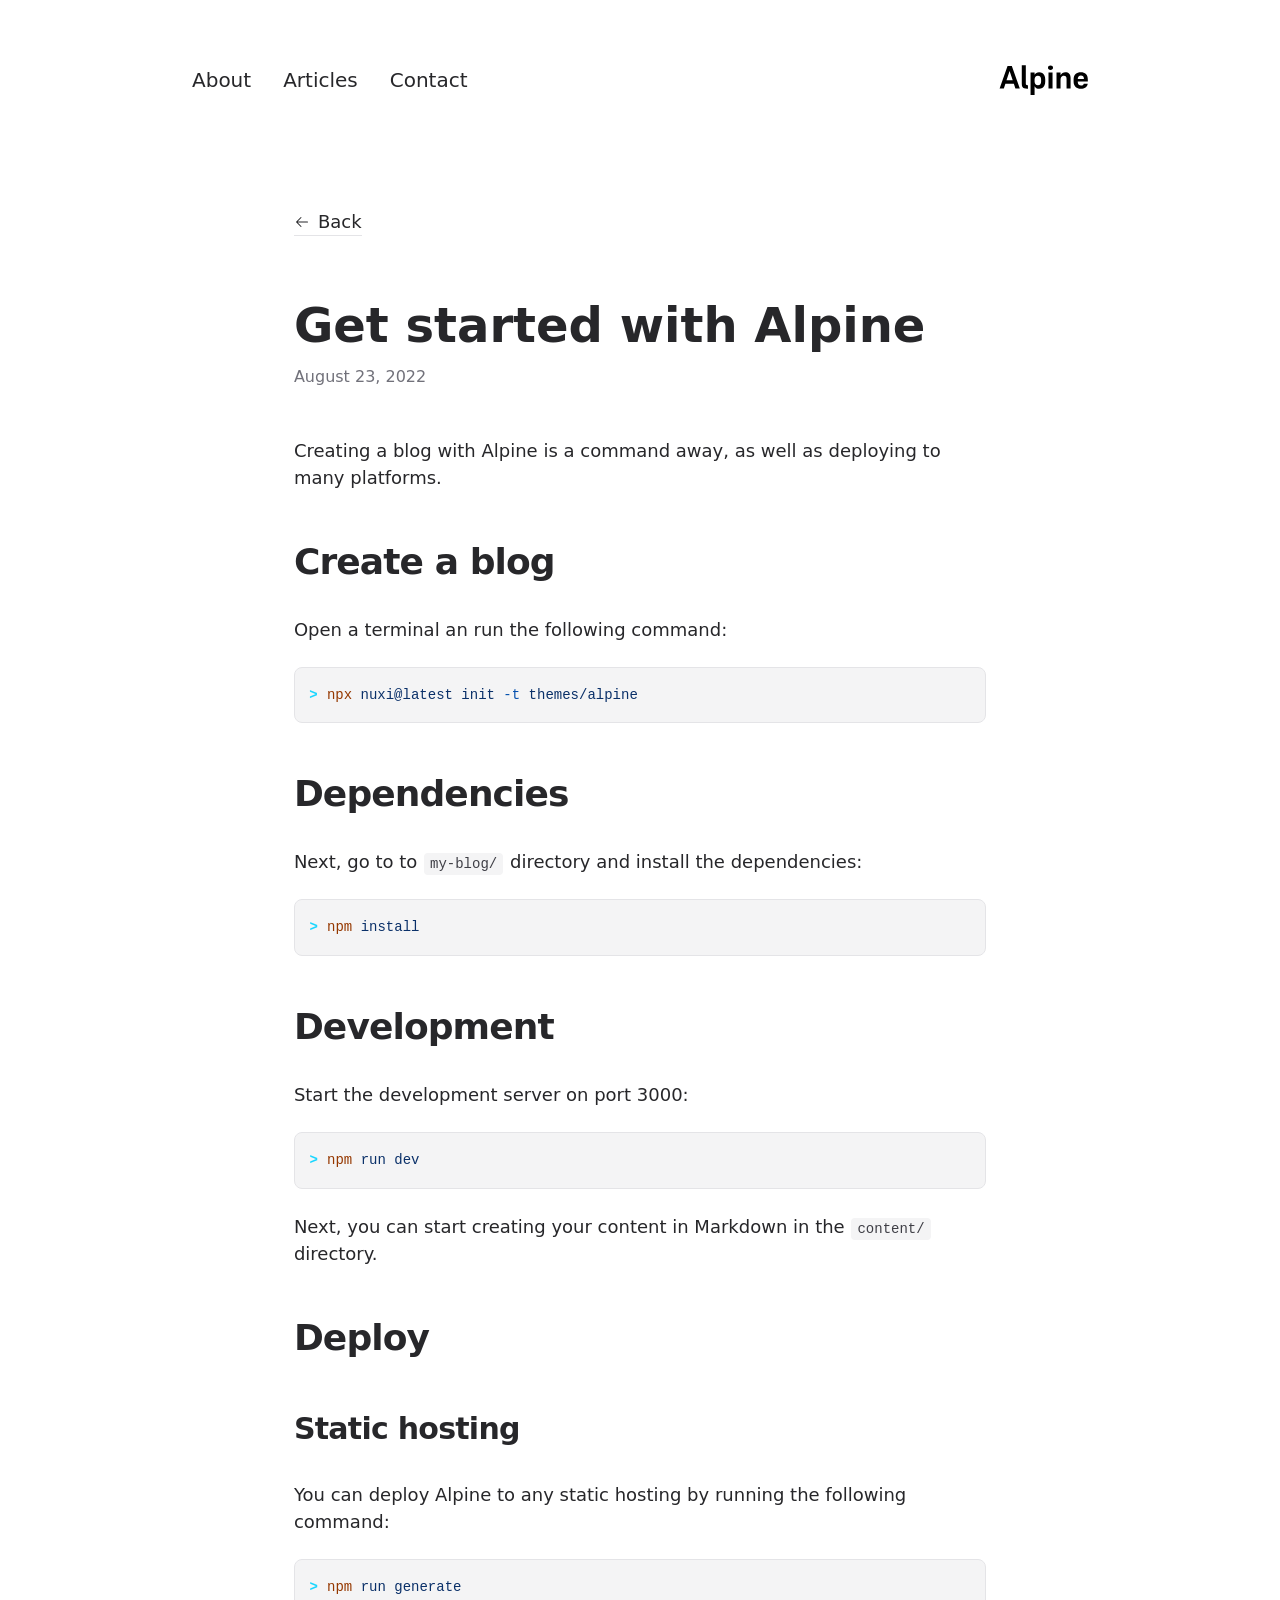
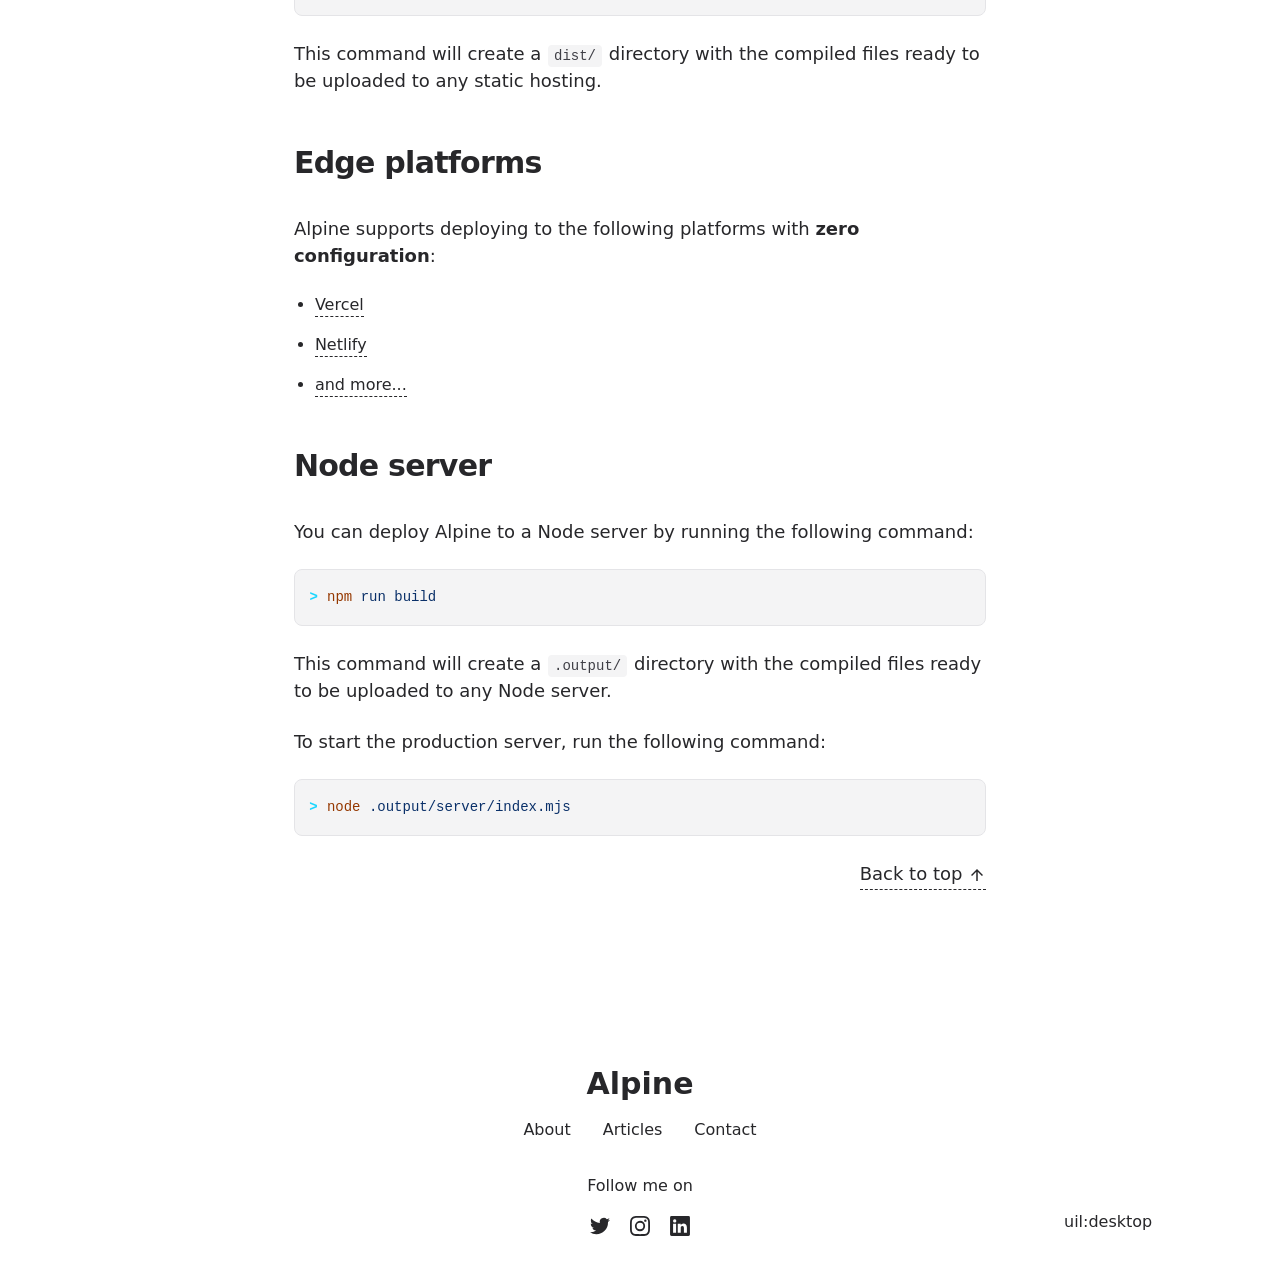
<file: articles/get-started/index.html>
<!DOCTYPE html>
<html lang="en">
<head><meta charset="utf-8">
<title>Get started with Alpine</title>
<meta name="viewport" content="width=device-width, initial-scale=1">
<meta name="twitter:card" content="summary_large_image">
<meta property="og:image:width" content="400">
<meta property="og:image:height" content="300">
<meta property="og:image:alt" content="An image showcasing my project.">
<meta property="og:title" content="Get started with Alpine">
<meta name="description" content="Creating a blog with Alpine is a command away, as well as deploying to many platforms.">
<meta property="og:description" content="Creating a blog with Alpine is a command away, as well as deploying to many platforms.">
<meta property="og:image" content="/articles/get-started.webp"><link rel="modulepreload" as="script" crossorigin href="/_nuxt/entry.c427f87a.js"><link rel="preload" as="style" href="/_nuxt/entry.d5bf3c1a.css"><link rel="modulepreload" as="script" crossorigin href="/_nuxt/NuxtImg.af52b45b.js"><link rel="modulepreload" as="script" crossorigin href="/_nuxt/document-driven.94ae7ab7.js"><link rel="modulepreload" as="script" crossorigin href="/_nuxt/DocumentDrivenEmpty.38bf1693.js"><link rel="modulepreload" as="script" crossorigin href="/_nuxt/ContentRenderer.7605bb24.js"><link rel="modulepreload" as="script" crossorigin href="/_nuxt/ContentRendererMarkdown.624d3fc1.js"><link rel="modulepreload" as="script" crossorigin href="/_nuxt/DocumentDrivenNotFound.e11d5c06.js"><link rel="preload" as="style" href="/_nuxt/DocumentDrivenNotFound.aa939160.css"><link rel="modulepreload" as="script" crossorigin href="/_nuxt/article.81e9794e.js"><link rel="preload" as="style" href="/_nuxt/article.06aa1a19.css"><link rel="modulepreload" as="script" crossorigin href="/_nuxt/ProseA.fb3d78bf.js"><link rel="preload" as="style" href="/_nuxt/ProseA.baee409d.css"><link rel="modulepreload" as="script" crossorigin href="/_nuxt/date.824a539b.js"><link rel="modulepreload" as="script" crossorigin href="/_nuxt/ProseH1.bd58d656.js"><link rel="preload" as="style" href="/_nuxt/ProseH1.48e3ee79.css"><link rel="modulepreload" as="script" crossorigin href="/_nuxt/ProseP.fc457302.js"><link rel="preload" as="style" href="/_nuxt/ProseP.b99f89cd.css"><link rel="modulepreload" as="script" crossorigin href="/_nuxt/ProseH2.05b80d7b.js"><link rel="preload" as="style" href="/_nuxt/ProseH2.cc4fedda.css"><link rel="modulepreload" as="script" crossorigin href="/_nuxt/ProseCode.0e5fb1a6.js"><link rel="preload" as="style" href="/_nuxt/ProseCode.07e596a7.css"><link rel="modulepreload" as="script" crossorigin href="/_nuxt/ProseCodeInline.7b0ad34a.js"><link rel="preload" as="style" href="/_nuxt/ProseCodeInline.873c7ac7.css"><link rel="modulepreload" as="script" crossorigin href="/_nuxt/ProseH3.3df798c9.js"><link rel="preload" as="style" href="/_nuxt/ProseH3.60b6f0cb.css"><link rel="modulepreload" as="script" crossorigin href="/_nuxt/ProseStrong.5be61bde.js"><link rel="preload" as="style" href="/_nuxt/ProseStrong.b01d4b3b.css"><link rel="modulepreload" as="script" crossorigin href="/_nuxt/ProseUl.8863ab73.js"><link rel="preload" as="style" href="/_nuxt/ProseUl.a02dec6f.css"><link rel="modulepreload" as="script" crossorigin href="/_nuxt/ProseLi.260c13fa.js"><link rel="preload" as="style" href="/_nuxt/ProseLi.a0b5f8a8.css"><link rel="prefetch" as="script" crossorigin href="/_nuxt/default.ca3dc832.js"><link rel="prefetch" as="script" crossorigin href="/_nuxt/page.fe231b5c.js"><link rel="prefetch" as="script" crossorigin href="/_nuxt/client-db.7beba409.js"><link rel="prefetch" as="script" crossorigin href="/_nuxt/debug.cc5c56e4.js"><link rel="prefetch" as="style" href="/_nuxt/useStudio.1ad2bf5f.css"><link rel="prefetch" as="script" crossorigin href="/_nuxt/useStudio.126344d0.js"><link rel="prefetch" as="script" crossorigin href="/_nuxt/asyncData.89573d6c.js"><link rel="prefetch" as="style" href="/_nuxt/error-404.47a83e66.css"><link rel="prefetch" as="script" crossorigin href="/_nuxt/error-404.f4086b07.js"><link rel="prefetch" as="style" href="/_nuxt/error-500.534ab3f3.css"><link rel="prefetch" as="script" crossorigin href="/_nuxt/error-500.5460de3d.js"><style id="pinceau-theme">@media { :root {--pinceau-mq: initial; --alpine-readableLine: 68ch;--alpine-backdrop-backgroundColor: #f4f4f5b3;--prose-code-inline-padding: 0.2rem 0.375rem 0.2rem 0.375rem;--prose-code-block-backdropFilter: contrast(1);--prose-code-block-border-style: solid;--prose-code-block-border-width: 1px;--prose-tbody-tr-borderBottom-style: dashed;--prose-tbody-tr-borderBottom-width: 1px;--prose-th-textAlign: inherit;--prose-thead-borderBottom-style: solid;--prose-thead-borderBottom-width: 1px;--prose-thead-border-style: solid;--prose-thead-border-width: 0px;--prose-table-textAlign: start;--prose-hr-width: 1px;--prose-hr-style: solid;--prose-li-listStylePosition: outside;--prose-ol-li-markerColor: currentColor;--prose-ol-paddingInlineStart: 21px;--prose-ol-listStyleType: decimal;--prose-ul-li-markerColor: currentColor;--prose-ul-paddingInlineStart: 21px;--prose-ul-listStyleType: disc;--prose-blockquote-border-style: solid;--prose-blockquote-border-width: 4px;--prose-blockquote-quotes: '201C' '201D' '2018' '2019';--prose-blockquote-paddingInlineStart: 24px;--prose-a-code-color-hover: currentColor;--prose-a-code-color-static: currentColor;--prose-a-hasCode-borderBottom: none;--prose-a-border-distance: 2px;--prose-a-border-color-hover: currentColor;--prose-a-border-color-static: currentColor;--prose-a-border-style-hover: solid;--prose-a-border-style-static: dashed;--prose-a-border-width: 1px;--prose-a-color-static: inherit;--prose-a-textDecoration: none;--prose-h6-margin: 3rem 0 2rem;--prose-h5-margin: 3rem 0 2rem;--prose-h4-margin: 3rem 0 2rem;--prose-h3-margin: 3rem 0 2rem;--prose-h2-margin: 3rem 0 2rem;--prose-h1-margin: 0 0 2rem;--prose-p-fontSize: 18px;--typography-lead-loose: 2;--typography-lead-relaxed: 1.625;--typography-lead-normal: 1.5;--typography-lead-snug: 1.375;--typography-lead-tight: 1.25;--typography-lead-none: 1;--typography-lead-10: 2.5rem;--typography-lead-9: 2.25rem;--typography-lead-8: 2rem;--typography-lead-7: 1.75rem;--typography-lead-6: 1.5rem;--typography-lead-5: 1.25rem;--typography-lead-4: 1rem;--typography-lead-3: .75rem;--typography-lead-2: .5rem;--typography-lead-1: .025rem;--typography-fontWeight-black: 900;--typography-fontWeight-extrabold: 800;--typography-fontWeight-bold: 700;--typography-fontWeight-semibold: 600;--typography-fontWeight-medium: 500;--typography-fontWeight-normal: 400;--typography-fontWeight-light: 300;--typography-fontWeight-extralight: 200;--typography-fontWeight-thin: 100;--typography-fontSize-9xl: 128px;--typography-fontSize-8xl: 96px;--typography-fontSize-7xl: 72px;--typography-fontSize-6xl: 60px;--typography-fontSize-5xl: 48px;--typography-fontSize-4xl: 36px;--typography-fontSize-3xl: 30px;--typography-fontSize-2xl: 24px;--typography-fontSize-xl: 20px;--typography-fontSize-lg: 18px;--typography-fontSize-base: 16px;--typography-fontSize-sm: 14px;--typography-fontSize-xs: 12px;--typography-letterSpacing-wide: 0.025em;--typography-letterSpacing-tight: -0.025em;--typography-verticalMargin-base: 24px;--typography-verticalMargin-sm: 16px;--elements-border-secondary-hover: [object Object];--elements-backdrop-background: #fffc;--elements-backdrop-filter: saturate(200%) blur(20px);--elements-container-maxWidth: 64rem;--lead-loose: 2;--lead-relaxed: 1.625;--lead-normal: 1.5;--lead-snug: 1.375;--lead-tight: 1.25;--lead-none: 1;--lead-10: 2.5rem;--lead-9: 2.25rem;--lead-8: 2rem;--lead-7: 1.75rem;--lead-6: 1.5rem;--lead-5: 1.25rem;--lead-4: 1rem;--lead-3: .75rem;--lead-2: .5rem;--lead-1: .025rem;--letterSpacing-widest: 0.1em;--letterSpacing-wider: 0.05em;--letterSpacing-wide: 0.025em;--letterSpacing-normal: 0em;--letterSpacing-tight: -0.025em;--letterSpacing-tighter: -0.05em;--fontSize-9xl: 8rem;--fontSize-8xl: 6rem;--fontSize-7xl: 4.5rem;--fontSize-6xl: 3.75rem;--fontSize-5xl: 3rem;--fontSize-4xl: 2.25rem;--fontSize-3xl: 1.875rem;--fontSize-2xl: 1.5rem;--fontSize-xl: 1.25rem;--fontSize-lg: 1.125rem;--fontSize-base: 1rem;--fontSize-sm: 0.875rem;--fontSize-xs: 0.75rem;--fontWeight-black: 900;--fontWeight-extrabold: 800;--fontWeight-bold: 700;--fontWeight-semibold: 600;--fontWeight-medium: 500;--fontWeight-normal: 400;--fontWeight-light: 300;--fontWeight-extralight: 200;--fontWeight-thin: 100;--font-mono: ui-monospace, SFMono-Regular, Menlo, Monaco, Consolas, Liberation Mono, Courier New, monospace;--font-serif: ui-serif, Georgia, Cambria, Times New Roman, Times, serif;--font-sans: ui-sans-serif, system-ui, -apple-system, BlinkMacSystemFont, Segoe UI, Roboto, Helvetica Neue, Arial, Noto Sans, sans-serif, Apple Color Emoji, Segoe UI Emoji, Segoe UI Symbol, Noto Color Emoji;--opacity-total: 1;--opacity-high: 0.8;--opacity-medium: 0.5;--opacity-soft: 0.3;--opacity-light: 0.15;--opacity-bright: 0.1;--opacity-noOpacity: 0;--borderWidth-lg: 3px;--borderWidth-md: 2px;--borderWidth-sm: 1px;--borderWidth-noBorder: 0;--space-rem-875: 0.875rem;--space-rem-625: 0.625rem;--space-rem-375: 0.375rem;--space-rem-125: 0.125rem;--space-px: 1px;--space-128: 32rem;--space-96: 24rem;--space-80: 20rem;--space-72: 18rem;--space-64: 16rem;--space-60: 15rem;--space-56: 14rem;--space-52: 13rem;--space-48: 12rem;--space-44: 11rem;--space-40: 10rem;--space-36: 9rem;--space-32: 8rem;--space-28: 7rem;--space-24: 6rem;--space-20: 5rem;--space-16: 4rem;--space-14: 3.5rem;--space-12: 3rem;--space-11: 2.75rem;--space-10: 2.5rem;--space-9: 2.25rem;--space-8: 2rem;--space-7: 1.75rem;--space-6: 1.5rem;--space-5: 1.25rem;--space-4: 1rem;--space-3: 0.75rem;--space-2: 0.5rem;--space-1: 0.25rem;--space-0: 0px;--size-full: 100%;--size-7xl: 80rem;--size-6xl: 72rem;--size-5xl: 64rem;--size-4xl: 56rem;--size-3xl: 48rem;--size-2xl: 42rem;--size-xl: 36rem;--size-lg: 32rem;--size-md: 28rem;--size-sm: 24rem;--size-xs: 20rem;--size-200: 200px;--size-104: 104px;--size-80: 80px;--size-64: 64px;--size-56: 56px;--size-48: 48px;--size-40: 40px;--size-32: 32px;--size-24: 24px;--size-20: 20px;--size-16: 16px;--size-12: 12px;--size-8: 8px;--size-6: 6px;--size-4: 4px;--size-2: 2px;--size-0: 0px;--radii-full: 9999px;--radii-3xl: 1.75rem;--radii-2xl: 1.5rem;--radii-xl: 1rem;--radii-lg: 0.75rem;--radii-md: 0.5rem;--radii-sm: 0.375rem;--radii-xs: 0.25rem;--radii-2xs: 0.125rem;--radii-none: 0px;--shadow-none: 0px 0px 0px 0px transparent;--shadow-lg: 0px 10px 15px -3px #000000, 0px 4px 6px -4px #000000;--shadow-md: 0px 4px 6px -1px #000000, 0px 2px 4px -2px #000000;--shadow-sm: 0px 1px 3px 0px #000000, 0px 1px 2px -1px #000000;--shadow-xs: 0px 1px 2px 0px #000000;--height-screen: 100vh;--width-screen: 100vw;--color-primary-900: #002e38;--color-primary-800: #005c70;--color-primary-700: #008aa9;--color-primary-600: #00b9e1;--color-primary-500: #1ad6ff;--color-primary-400: #40ddff;--color-primary-300: #66e4ff;--color-primary-200: #8deaff;--color-primary-100: #b3f1ff;--color-primary-50: #d9f8ff;--color-ruby-900: #380011;--color-ruby-800: #700021;--color-ruby-700: #a90032;--color-ruby-600: #e10043;--color-ruby-500: #ff1a5e;--color-ruby-400: #ff4079;--color-ruby-300: #ff6694;--color-ruby-200: #ff8dae;--color-ruby-100: #ffb3c9;--color-ruby-50: #ffd9e4;--color-pink-900: #380025;--color-pink-800: #70004b;--color-pink-700: #a90070;--color-pink-600: #e10095;--color-pink-500: #ff1ab2;--color-pink-400: #ff40bf;--color-pink-300: #ff66cc;--color-pink-200: #ff8dd8;--color-pink-100: #ffb3e5;--color-pink-50: #ffd9f2;--color-purple-900: #190038;--color-purple-800: #330070;--color-purple-700: #4c00a9;--color-purple-600: #6500e1;--color-purple-500: #811aff;--color-purple-400: #9640ff;--color-purple-300: #ab66ff;--color-purple-200: #c08dff;--color-purple-100: #d5b3ff;--color-purple-50: #ead9ff;--color-royalblue-900: #0b0531;--color-royalblue-800: #160a62;--color-royalblue-700: #211093;--color-royalblue-600: #2c15c4;--color-royalblue-500: #4127e8;--color-royalblue-400: #614bec;--color-royalblue-300: #806ff0;--color-royalblue-200: #a093f3;--color-royalblue-100: #c0b7f7;--color-royalblue-50: #dfdbfb;--color-indigoblue-900: #001238;--color-indigoblue-800: #002370;--color-indigoblue-700: #0035a9;--color-indigoblue-600: #0047e1;--color-indigoblue-500: #1a62ff;--color-indigoblue-400: #407cff;--color-indigoblue-300: #6696ff;--color-indigoblue-200: #8db0ff;--color-indigoblue-100: #b3cbff;--color-indigoblue-50: #d9e5ff;--color-blue-900: #002438;--color-blue-800: #004870;--color-blue-700: #006ca9;--color-blue-600: #0090e1;--color-blue-500: #1aadff;--color-blue-400: #40bbff;--color-blue-300: #66c8ff;--color-blue-200: #8dd6ff;--color-blue-100: #b3e4ff;--color-blue-50: #d9f1ff;--color-lightblue-900: #002e38;--color-lightblue-800: #005c70;--color-lightblue-700: #008aa9;--color-lightblue-600: #00b9e1;--color-lightblue-500: #1ad6ff;--color-lightblue-400: #40ddff;--color-lightblue-300: #66e4ff;--color-lightblue-200: #8deaff;--color-lightblue-100: #b3f1ff;--color-lightblue-50: #d9f8ff;--color-teal-900: #062a28;--color-teal-800: #0b544f;--color-teal-700: #117d77;--color-teal-600: #16a79e;--color-teal-500: #1cd1c6;--color-teal-400: #36e4da;--color-teal-300: #5fe9e1;--color-teal-200: #87efe9;--color-teal-100: #aff4f0;--color-teal-50: #d7faf8;--color-pear-900: #2a2b09;--color-pear-800: #545512;--color-pear-700: #7e801b;--color-pear-600: #a8aa24;--color-pear-500: #d0d32f;--color-pear-400: #d8da52;--color-pear-300: #e0e274;--color-pear-200: #e8e997;--color-pear-100: #eff0ba;--color-pear-50: #f7f8dc;--color-red-900: #380300;--color-red-800: #700700;--color-red-700: #a90a00;--color-red-600: #e10e00;--color-red-500: #ff281a;--color-red-400: #ff4c40;--color-red-300: #ff7066;--color-red-200: #ff948d;--color-red-100: #ffb7b3;--color-red-50: #ffdbd9;--color-orange-900: #381800;--color-orange-800: #702f00;--color-orange-700: #a94700;--color-orange-600: #e15e00;--color-orange-500: #ff7a1a;--color-orange-400: #ff9040;--color-orange-300: #ffa666;--color-orange-200: #ffbd8d;--color-orange-100: #ffd3b3;--color-orange-50: #ffe9d9;--color-yellow-900: #362b03;--color-yellow-800: #6d5605;--color-yellow-700: #a38108;--color-yellow-600: #daac0a;--color-yellow-500: #f5c828;--color-yellow-400: #f7d14c;--color-yellow-300: #f8da70;--color-yellow-200: #fae393;--color-yellow-100: #fcedb7;--color-yellow-50: #fdf6db;--color-green-900: #003f25;--color-green-800: #005e38;--color-green-700: #007e4a;--color-green-600: #009d5d;--color-green-500: #00bd6f;--color-green-400: #00dc82;--color-green-300: #30ffaa;--color-green-200: #83ffcc;--color-green-100: #acffdd;--color-green-50: #d6ffee;--color-gray-900: #18181B;--color-gray-800: #27272A;--color-gray-700: #3f3f46;--color-gray-600: #52525B;--color-gray-500: #71717A;--color-gray-400: #a1a1aa;--color-gray-300: #D4d4d8;--color-gray-200: #e4e4e7;--color-gray-100: #f4f4f5;--color-gray-50: #fafafa;--color-black: #0c0c0d;--color-white: #FFFFFF;--media-portrait: only screen and (orientation: portrait);--media-landscape: only screen and (orientation: landscape);--media-rm: (prefers-reduced-motion: reduce);--media-2xl: (min-width: 1536px);--media-xl: (min-width: 1280px);--media-lg: (min-width: 1024px);--media-md: (min-width: 768px);--media-sm: (min-width: 640px);--media-xs: (min-width: 475px);--alpine-body-color: var(--color-gray-800);--alpine-body-backgroundColor: var(--color-white);--prose-code-inline-fontWeight: var(--typography-fontWeight-normal);--prose-code-inline-fontSize: var(--typography-fontSize-sm);--prose-code-inline-borderRadius: var(--radii-xs);--prose-code-block-pre-padding: var(--typography-verticalMargin-sm);--prose-code-block-margin: var(--typography-verticalMargin-base) 0;--prose-code-block-fontSize: var(--typography-fontSize-sm);--prose-tbody-code-inline-fontSize: var(--typography-fontSize-sm);--prose-tbody-td-padding: var(--typography-verticalMargin-sm);--prose-th-fontWeight: var(--typography-fontWeight-semibold);--prose-th-padding: 0 var(--typography-verticalMargin-sm) var(--typography-verticalMargin-sm) var(--typography-verticalMargin-sm);--prose-table-lineHeight: var(--typography-lead-6);--prose-table-fontSize: var(--typography-fontSize-sm);--prose-table-margin: var(--typography-verticalMargin-base) 0;--prose-hr-margin: var(--typography-verticalMargin-base) 0;--prose-li-margin: var(--typography-verticalMargin-sm) 0;--prose-ol-margin: var(--typography-verticalMargin-base) 0;--prose-ul-margin: var(--typography-verticalMargin-base) 0;--prose-blockquote-margin: var(--typography-verticalMargin-base) 0;--prose-a-code-border-style: var(--prose-a-border-style-static);--prose-a-code-border-width: var(--prose-a-border-width);--prose-a-fontWeight: var(--typography-fontWeight-medium);--prose-img-margin: var(--typography-verticalMargin-base) 0;--prose-strong-fontWeight: var(--typography-fontWeight-semibold);--prose-h6-iconSize: var(--typography-fontSize-base);--prose-h6-fontWeight: var(--typography-fontWeight-semibold);--prose-h6-lineHeight: var(--typography-lead-normal);--prose-h6-fontSize: var(--typography-fontSize-lg);--prose-h5-iconSize: var(--typography-fontSize-lg);--prose-h5-fontWeight: var(--typography-fontWeight-semibold);--prose-h5-lineHeight: var(--typography-lead-snug);--prose-h5-fontSize: var(--typography-fontSize-xl);--prose-h4-iconSize: var(--typography-fontSize-lg);--prose-h4-letterSpacing: var(--typography-letterSpacing-tight);--prose-h4-fontWeight: var(--typography-fontWeight-semibold);--prose-h4-lineHeight: var(--typography-lead-snug);--prose-h4-fontSize: var(--typography-fontSize-2xl);--prose-h3-iconSize: var(--typography-fontSize-xl);--prose-h3-letterSpacing: var(--typography-letterSpacing-tight);--prose-h3-fontWeight: var(--typography-fontWeight-semibold);--prose-h3-lineHeight: var(--typography-lead-snug);--prose-h3-fontSize: var(--typography-fontSize-3xl);--prose-h2-iconSize: var(--typography-fontSize-2xl);--prose-h2-letterSpacing: var(--typography-letterSpacing-tight);--prose-h2-fontWeight: var(--typography-fontWeight-semibold);--prose-h2-lineHeight: var(--typography-lead-tight);--prose-h2-fontSize: var(--typography-fontSize-4xl);--prose-h1-iconSize: var(--typography-fontSize-3xl);--prose-h1-letterSpacing: var(--typography-letterSpacing-tight);--prose-h1-fontWeight: var(--typography-fontWeight-bold);--prose-h1-lineHeight: var(--typography-lead-tight);--prose-h1-fontSize: var(--typography-fontSize-5xl);--prose-p-br-margin: var(--typography-verticalMargin-base) 0 0 0;--prose-p-margin: var(--typography-verticalMargin-base) 0;--prose-p-lineHeight: var(--typography-lead-normal);--typography-color-primary-900: var(--color-primary-900);--typography-color-primary-800: var(--color-primary-800);--typography-color-primary-700: var(--color-primary-700);--typography-color-primary-600: var(--color-primary-600);--typography-color-primary-500: var(--color-primary-500);--typography-color-primary-400: var(--color-primary-400);--typography-color-primary-300: var(--color-primary-300);--typography-color-primary-200: var(--color-primary-200);--typography-color-primary-100: var(--color-primary-100);--typography-color-primary-50: var(--color-primary-50);--typography-font-code: var(--font-mono);--typography-font-body: var(--font-sans);--typography-font-display: var(--font-sans);--typography-body-backgroundColor: var(--color-white);--typography-body-color: var(--color-black);--elements-state-danger-borderColor-secondary: var(--color-red-200);--elements-state-danger-borderColor-primary: var(--color-red-100);--elements-state-danger-backgroundColor-secondary: var(--color-red-100);--elements-state-danger-backgroundColor-primary: var(--color-red-50);--elements-state-danger-color-secondary: var(--color-red-600);--elements-state-danger-color-primary: var(--color-red-500);--elements-state-warning-borderColor-secondary: var(--color-yellow-200);--elements-state-warning-borderColor-primary: var(--color-yellow-100);--elements-state-warning-backgroundColor-secondary: var(--color-yellow-100);--elements-state-warning-backgroundColor-primary: var(--color-yellow-50);--elements-state-warning-color-secondary: var(--color-yellow-700);--elements-state-warning-color-primary: var(--color-yellow-600);--elements-state-success-borderColor-secondary: var(--color-green-200);--elements-state-success-borderColor-primary: var(--color-green-100);--elements-state-success-backgroundColor-secondary: var(--color-green-100);--elements-state-success-backgroundColor-primary: var(--color-green-50);--elements-state-success-color-secondary: var(--color-green-600);--elements-state-success-color-primary: var(--color-green-500);--elements-state-info-borderColor-secondary: var(--color-blue-200);--elements-state-info-borderColor-primary: var(--color-blue-100);--elements-state-info-backgroundColor-secondary: var(--color-blue-100);--elements-state-info-backgroundColor-primary: var(--color-blue-50);--elements-state-info-color-secondary: var(--color-blue-600);--elements-state-info-color-primary: var(--color-blue-500);--elements-state-primary-borderColor-secondary: var(--color-primary-200);--elements-state-primary-borderColor-primary: var(--color-primary-100);--elements-state-primary-backgroundColor-secondary: var(--color-primary-100);--elements-state-primary-backgroundColor-primary: var(--color-primary-50);--elements-state-primary-color-secondary: var(--color-primary-700);--elements-state-primary-color-primary: var(--color-primary-600);--elements-surface-secondary-backgroundColor: var(--color-gray-200);--elements-surface-primary-backgroundColor: var(--color-gray-100);--elements-surface-background-base: var(--color-gray-100);--elements-border-secondary-static: var(--color-gray-200);--elements-border-primary-hover: var(--color-gray-200);--elements-border-primary-static: var(--color-gray-100);--elements-container-padding-md: var(--space-16);--elements-container-padding-sm: var(--space-12);--elements-container-padding-xs: var(--space-8);--elements-container-padding-mobile: var(--space-6);--elements-text-secondary-color-hover: var(--color-gray-700);--elements-text-secondary-color-static: var(--color-gray-500);--elements-text-primary-color-static: var(--color-gray-900);--text-6xl-lineHeight: var(--lead-none);--text-6xl-fontSize: var(--fontSize-6xl);--text-5xl-lineHeight: var(--lead-none);--text-5xl-fontSize: var(--fontSize-5xl);--text-4xl-lineHeight: var(--lead-10);--text-4xl-fontSize: var(--fontSize-4xl);--text-3xl-lineHeight: var(--lead-9);--text-3xl-fontSize: var(--fontSize-3xl);--text-2xl-lineHeight: var(--lead-8);--text-2xl-fontSize: var(--fontSize-2xl);--text-xl-lineHeight: var(--lead-7);--text-xl-fontSize: var(--fontSize-xl);--text-lg-lineHeight: var(--lead-7);--text-lg-fontSize: var(--fontSize-lg);--text-base-lineHeight: var(--lead-6);--text-base-fontSize: var(--fontSize-base);--text-sm-lineHeight: var(--lead-5);--text-sm-fontSize: var(--fontSize-sm);--text-xs-lineHeight: var(--lead-4);--text-xs-fontSize: var(--fontSize-xs);--shadow-2xl: 0px 25px 50px -12px var(--color-gray-900);--shadow-xl: 0px 20px 25px -5px var(--color-gray-400), 0px 8px 10px -6px #000000;--color-secondary-900: var(--color-gray-900);--color-secondary-800: var(--color-gray-800);--color-secondary-700: var(--color-gray-700);--color-secondary-600: var(--color-gray-600);--color-secondary-500: var(--color-gray-500);--color-secondary-400: var(--color-gray-400);--color-secondary-300: var(--color-gray-300);--color-secondary-200: var(--color-gray-200);--color-secondary-100: var(--color-gray-100);--color-secondary-50: var(--color-gray-50);--prose-a-code-background-hover: var(--typography-color-primary-50);--prose-a-code-border-color-hover: var(--typography-color-primary-500);--prose-a-color-hover: var(--typography-color-primary-500);--typography-color-secondary-900: var(--color-secondary-900);--typography-color-secondary-800: var(--color-secondary-800);--typography-color-secondary-700: var(--color-secondary-700);--typography-color-secondary-600: var(--color-secondary-600);--typography-color-secondary-500: var(--color-secondary-500);--typography-color-secondary-400: var(--color-secondary-400);--typography-color-secondary-300: var(--color-secondary-300);--typography-color-secondary-200: var(--color-secondary-200);--typography-color-secondary-100: var(--color-secondary-100);--typography-color-secondary-50: var(--color-secondary-50);--prose-code-inline-backgroundColor: var(--typography-color-secondary-100);--prose-code-inline-color: var(--typography-color-secondary-700);--prose-code-block-backgroundColor: var(--typography-color-secondary-100);--prose-code-block-color: var(--typography-color-secondary-700);--prose-code-block-border-color: var(--typography-color-secondary-200);--prose-tbody-tr-borderBottom-color: var(--typography-color-secondary-200);--prose-th-color: var(--typography-color-secondary-600);--prose-thead-borderBottom-color: var(--typography-color-secondary-200);--prose-thead-border-color: var(--typography-color-secondary-300);--prose-hr-color: var(--typography-color-secondary-200);--prose-blockquote-border-color: var(--typography-color-secondary-200);--prose-blockquote-color: var(--typography-color-secondary-500);--prose-a-code-border-color-static: var(--typography-color-secondary-400); } }@media { :root.dark {--pinceau-mq: dark; --alpine-backdrop-backgroundColor: #18181bb3;--prose-code-block-backdropFilter: contrast(1);--prose-ol-li-markerColor: currentColor;--prose-ul-li-markerColor: currentColor;--prose-a-code-color-hover: currentColor;--prose-a-code-color-static: currentColor;--prose-a-border-color-hover: currentColor;--prose-a-border-color-static: currentColor;--prose-a-color-static: inherit;--elements-backdrop-background: #0c0d0ccc;--alpine-body-color: var(--color-gray-200);--alpine-body-backgroundColor: var(--color-black);--typography-body-backgroundColor: var(--color-black);--typography-body-color: var(--color-white);--elements-state-danger-borderColor-secondary: var(--color-red-700);--elements-state-danger-borderColor-primary: var(--color-red-800);--elements-state-danger-backgroundColor-secondary: var(--color-red-800);--elements-state-danger-backgroundColor-primary: var(--color-red-900);--elements-state-danger-color-secondary: var(--color-red-200);--elements-state-danger-color-primary: var(--color-red-300);--elements-state-warning-borderColor-secondary: var(--color-yellow-700);--elements-state-warning-borderColor-primary: var(--color-yellow-800);--elements-state-warning-backgroundColor-secondary: var(--color-yellow-800);--elements-state-warning-backgroundColor-primary: var(--color-yellow-900);--elements-state-warning-color-secondary: var(--color-yellow-200);--elements-state-warning-color-primary: var(--color-yellow-400);--elements-state-success-borderColor-secondary: var(--color-green-700);--elements-state-success-borderColor-primary: var(--color-green-800);--elements-state-success-backgroundColor-secondary: var(--color-green-800);--elements-state-success-backgroundColor-primary: var(--color-green-900);--elements-state-success-color-secondary: var(--color-green-200);--elements-state-success-color-primary: var(--color-green-400);--elements-state-info-borderColor-secondary: var(--color-blue-700);--elements-state-info-borderColor-primary: var(--color-blue-800);--elements-state-info-backgroundColor-secondary: var(--color-blue-800);--elements-state-info-backgroundColor-primary: var(--color-blue-900);--elements-state-info-color-secondary: var(--color-blue-200);--elements-state-info-color-primary: var(--color-blue-400);--elements-state-primary-borderColor-secondary: var(--color-primary-700);--elements-state-primary-borderColor-primary: var(--color-primary-800);--elements-state-primary-backgroundColor-secondary: var(--color-primary-800);--elements-state-primary-backgroundColor-primary: var(--color-primary-900);--elements-state-primary-color-secondary: var(--color-primary-200);--elements-state-primary-color-primary: var(--color-primary-400);--elements-surface-secondary-backgroundColor: var(--color-gray-800);--elements-surface-primary-backgroundColor: var(--color-gray-900);--elements-surface-background-base: var(--color-gray-900);--elements-border-secondary-static: var(--color-gray-800);--elements-border-primary-hover: var(--color-gray-800);--elements-border-primary-static: var(--color-gray-900);--elements-text-secondary-color-hover: var(--color-gray-200);--elements-text-secondary-color-static: var(--color-gray-400);--elements-text-primary-color-static: var(--color-gray-50);--prose-a-code-background-hover: var(--typography-color-primary-900);--prose-a-code-border-color-hover: var(--typography-color-primary-600);--prose-a-color-hover: var(--typography-color-primary-400);--prose-code-inline-backgroundColor: var(--typography-color-secondary-800);--prose-code-inline-color: var(--typography-color-secondary-200);--prose-code-block-backgroundColor: var(--typography-color-secondary-900);--prose-code-block-color: var(--typography-color-secondary-200);--prose-code-block-border-color: var(--typography-color-secondary-800);--prose-tbody-tr-borderBottom-color: var(--typography-color-secondary-800);--prose-th-color: var(--typography-color-secondary-400);--prose-thead-borderBottom-color: var(--typography-color-secondary-800);--prose-thead-border-color: var(--typography-color-secondary-600);--prose-hr-color: var(--typography-color-secondary-800);--prose-blockquote-border-color: var(--typography-color-secondary-700);--prose-blockquote-color: var(--typography-color-secondary-400);--prose-a-code-border-color-static: var(--typography-color-secondary-600); } }</style><style id="pinceau-runtime-hydratable">@media{.phy[--]{--puid:TXupO3-v;}.pv-JWyc6p{max-width:var(--elements-container-maxWidth);padding-left:var(--elements-container-padding-mobile);padding-right:var(--elements-container-padding-mobile);}@media (min-width: 475px){.pv-JWyc6p{padding-left:var(--elements-container-padding-xs);padding-right:var(--elements-container-padding-xs);}}@media (min-width: 640px){.pv-JWyc6p{padding-left:var(--elements-container-padding-sm);padding-right:var(--elements-container-padding-sm);}}@media (min-width: 768px){.pv-JWyc6p{padding-left:var(--elements-container-padding-md);padding-right:var(--elements-container-padding-md);}}} </style><link rel="stylesheet" href="/_nuxt/entry.d5bf3c1a.css"><link rel="stylesheet" href="/_nuxt/DocumentDrivenNotFound.aa939160.css"><link rel="stylesheet" href="/_nuxt/article.06aa1a19.css"><link rel="stylesheet" href="/_nuxt/ProseA.baee409d.css"><link rel="stylesheet" href="/_nuxt/ProseH1.48e3ee79.css"><link rel="stylesheet" href="/_nuxt/ProseP.b99f89cd.css"><link rel="stylesheet" href="/_nuxt/ProseH2.cc4fedda.css"><link rel="stylesheet" href="/_nuxt/ProseCode.07e596a7.css"><link rel="stylesheet" href="/_nuxt/ProseCodeInline.873c7ac7.css"><link rel="stylesheet" href="/_nuxt/ProseH3.60b6f0cb.css"><link rel="stylesheet" href="/_nuxt/ProseStrong.b01d4b3b.css"><link rel="stylesheet" href="/_nuxt/ProseUl.a02dec6f.css"><link rel="stylesheet" href="/_nuxt/ProseLi.a0b5f8a8.css"><script>"use strict";(()=>{const a=window,e=document.documentElement,m=["dark","light"],c=window.localStorage.getItem("nuxt-color-mode")||"system";let n=c==="system"?f():c;const l=e.getAttribute("data-color-mode-forced");l&&(n=l),i(n),a["__NUXT_COLOR_MODE__"]={preference:c,value:n,getColorScheme:f,addColorScheme:i,removeColorScheme:d};function i(o){const t=""+o+"",s="";e.classList?e.classList.add(t):e.className+=" "+t,s&&e.setAttribute("data-"+s,o)}function d(o){const t=""+o+"",s="";e.classList?e.classList.remove(t):e.className=e.className.replace(new RegExp(t,"g"),""),s&&e.removeAttribute("data-"+s)}function r(o){return a.matchMedia("(prefers-color-scheme"+o+")")}function f(){if(a.matchMedia&&r("").media!=="not all"){for(const o of m)if(r(":"+o).matches)return o}return"light"}})();
</script></head>
<body ><div id="__nuxt"><div class="container pv-JWyc6p pc-TXupO3 app-layout" data-v-93c22c3b data-v-6d327d86><!--[--><div class="nuxt-progress" style="width:0%;height:3px;opacity:0;background-size:Infinity% auto;" data-v-93c22c3b></div><header class="right" data-v-93c22c3b data-v-ebfd1e7c><div class="menu" data-v-ebfd1e7c><button aria-label="Navigation Menu" data-v-ebfd1e7c><svg width="24" height="24" viewBox="0 0 68 68" fill="currentColor" xmlns="http://www.w3.org/2000/svg" data-v-ebfd1e7c><path d="M8 34C8 32.1362 8 31.2044 8.30448 30.4693C8.71046 29.4892 9.48915 28.7105 10.4693 28.3045C11.2044 28 12.1362 28 14 28C15.8638 28 16.7956 28 17.5307 28.3045C18.5108 28.7105 19.2895 29.4892 19.6955 30.4693C20 31.2044 20 32.1362 20 34C20 35.8638 20 36.7956 19.6955 37.5307C19.2895 38.5108 18.5108 39.2895 17.5307 39.6955C16.7956 40 15.8638 40 14 40C12.1362 40 11.2044 40 10.4693 39.6955C9.48915 39.2895 8.71046 38.5108 8.30448 37.5307C8 36.7956 8 35.8638 8 34Z" data-v-ebfd1e7c></path><path d="M28 34C28 32.1362 28 31.2044 28.3045 30.4693C28.7105 29.4892 29.4892 28.7105 30.4693 28.3045C31.2044 28 32.1362 28 34 28C35.8638 28 36.7956 28 37.5307 28.3045C38.5108 28.7105 39.2895 29.4892 39.6955 30.4693C40 31.2044 40 32.1362 40 34C40 35.8638 40 36.7956 39.6955 37.5307C39.2895 38.5108 38.5108 39.2895 37.5307 39.6955C36.7956 40 35.8638 40 34 40C32.1362 40 31.2044 40 30.4693 39.6955C29.4892 39.2895 28.7105 38.5108 28.3045 37.5307C28 36.7956 28 35.8638 28 34Z" data-v-ebfd1e7c></path><path d="M48 34C48 32.1362 48 31.2044 48.3045 30.4693C48.7105 29.4892 49.4892 28.7105 50.4693 28.3045C51.2044 28 52.1362 28 54 28C55.8638 28 56.7956 28 57.5307 28.3045C58.5108 28.7105 59.2895 29.4892 59.6955 30.4693C60 31.2044 60 32.1362 60 34C60 35.8638 60 36.7956 59.6955 37.5307C59.2895 38.5108 58.5108 39.2895 57.5307 39.6955C56.7956 40 55.8638 40 54 40C52.1362 40 51.2044 40 50.4693 39.6955C49.4892 39.2895 48.7105 38.5108 48.3045 37.5307C48 36.7956 48 35.8638 48 34Z" data-v-ebfd1e7c></path></svg></button></div><div class="overlay" data-v-ebfd1e7c><nav data-v-ebfd1e7c data-v-47e45ff0><ul data-v-47e45ff0><!--[--><li data-v-47e45ff0><a href="/" class="" data-v-47e45ff0><span class="underline-fx" data-v-47e45ff0></span> About</a></li><li data-v-47e45ff0><a href="/articles" class="" data-v-47e45ff0><span class="underline-fx" data-v-47e45ff0></span> Articles</a></li><li data-v-47e45ff0><a href="/contact" class="" data-v-47e45ff0><span class="underline-fx" data-v-47e45ff0></span> Contact</a></li><!--]--></ul></nav></div><div class="logo" data-v-ebfd1e7c><a href="/" class="" data-v-ebfd1e7c><img src="/logo-dark.svg" class="dark-img" alt="alpine" width="89" height="31" data-v-ebfd1e7c><img src="/logo.svg" class="light-img" alt="alpine" width="89" height="31" data-v-ebfd1e7c></a></div><div class="main-nav" data-v-ebfd1e7c><nav data-v-ebfd1e7c data-v-47e45ff0><ul data-v-47e45ff0><!--[--><li data-v-47e45ff0><a href="/" class="" data-v-47e45ff0><span class="underline-fx" data-v-47e45ff0></span> About</a></li><li data-v-47e45ff0><a href="/articles" class="" data-v-47e45ff0><span class="underline-fx" data-v-47e45ff0></span> Articles</a></li><li data-v-47e45ff0><a href="/contact" class="" data-v-47e45ff0><span class="underline-fx" data-v-47e45ff0></span> Contact</a></li><!--]--></ul></nav></div></header><!--[--><div class="document-driven-page"><article data-v-f252e39d><a href="/articles" class="back" data-v-f252e39d><svg xmlns="http://www.w3.org/2000/svg" xmlns:xlink="http://www.w3.org/1999/xlink" aria-hidden="true" role="img" class="icon" data-v-f252e39d style="" width="1em" height="1em" viewBox="0 0 256 256" data-v-121c6e7d><path fill="currentColor" d="M224 128a8 8 0 0 1-8 8H59.31l58.35 58.34a8 8 0 0 1-11.32 11.32l-72-72a8 8 0 0 1 0-11.32l72-72a8 8 0 0 1 11.32 11.32L59.31 120H216a8 8 0 0 1 8 8Z"/></svg><span data-v-f252e39d> Back </span></a><header data-v-f252e39d><h1 class="title" data-v-f252e39d>Get started with Alpine</h1><time datetime="2022-08-23T00:00:00.000Z" data-v-f252e39d>August 23, 2022</time></header><div class="prose" data-v-f252e39d><!--[--><div><h1 id="get-started-with-alpine" data-v-a5759516><a aria-current="page" href="/articles/get-started#get-started-with-alpine" class="router-link-active router-link-exact-active" data-v-a5759516><!--[-->Get started with Alpine<!--]--><!----></a></h1><p data-v-63bfa697><!--[-->Creating a blog with Alpine is a command away, as well as deploying to many platforms.<!--]--></p><h2 id="create-a-blog" data-v-1daf0210><a aria-current="page" href="/articles/get-started#create-a-blog" class="router-link-active router-link-exact-active" data-v-1daf0210><!--[-->Create a blog<!--]--><!----></a></h2><p data-v-63bfa697><!--[-->Open a terminal an run the following command:<!--]--></p><div class="highlight-bash prose-code language-bash" meta data-v-bfc7416e><!----><!--[--><pre><code><span class="line" line="1"><span class="ct-255010">npx</span><span class="ct-947867"> </span><span class="ct-094461">nuxi@latest</span><span class="ct-947867"> </span><span class="ct-094461">init</span><span class="ct-947867"> </span><span class="ct-642681">-t</span><span class="ct-947867"> </span><span class="ct-094461">themes/alpine</span></span></code></pre><!--]--><button class="copy-button" data-v-bfc7416e data-v-75636234><span class="sr-only" data-v-75636234>Copy to clipboard</span><span class="icon-wrapper" data-v-75636234><svg xmlns="http://www.w3.org/2000/svg" xmlns:xlink="http://www.w3.org/1999/xlink" aria-hidden="true" role="img" class="icon" data-v-75636234 style="" width="18px" height="18px" viewBox="0 0 256 256" data-v-121c6e7d><path fill="currentColor" d="M216 32H88a8 8 0 0 0-8 8v40H40a8 8 0 0 0-8 8v128a8 8 0 0 0 8 8h128a8 8 0 0 0 8-8v-40h40a8 8 0 0 0 8-8V40a8 8 0 0 0-8-8Zm-56 176H48V96h112Zm48-48h-32V88a8 8 0 0 0-8-8H96V48h112Z"/></svg></span></button></div><h2 id="dependencies" data-v-1daf0210><a aria-current="page" href="/articles/get-started#dependencies" class="router-link-active router-link-exact-active" data-v-1daf0210><!--[-->Dependencies<!--]--><!----></a></h2><p data-v-63bfa697><!--[-->Next, go to to <code data-v-c81ed8f1><!--[-->my-blog/<!--]--></code> directory and install the dependencies:<!--]--></p><div class="highlight-bash prose-code language-bash" meta data-v-bfc7416e><!----><!--[--><pre><code><span class="line" line="1"><span class="ct-255010">npm</span><span class="ct-947867"> </span><span class="ct-094461">install</span></span></code></pre><!--]--><button class="copy-button" data-v-bfc7416e data-v-75636234><span class="sr-only" data-v-75636234>Copy to clipboard</span><span class="icon-wrapper" data-v-75636234><svg xmlns="http://www.w3.org/2000/svg" xmlns:xlink="http://www.w3.org/1999/xlink" aria-hidden="true" role="img" class="icon" data-v-75636234 style="" width="18px" height="18px" viewBox="0 0 256 256" data-v-121c6e7d><path fill="currentColor" d="M216 32H88a8 8 0 0 0-8 8v40H40a8 8 0 0 0-8 8v128a8 8 0 0 0 8 8h128a8 8 0 0 0 8-8v-40h40a8 8 0 0 0 8-8V40a8 8 0 0 0-8-8Zm-56 176H48V96h112Zm48-48h-32V88a8 8 0 0 0-8-8H96V48h112Z"/></svg></span></button></div><h2 id="development" data-v-1daf0210><a aria-current="page" href="/articles/get-started#development" class="router-link-active router-link-exact-active" data-v-1daf0210><!--[-->Development<!--]--><!----></a></h2><p data-v-63bfa697><!--[-->Start the development server on port 3000:<!--]--></p><div class="highlight-bash prose-code language-bash" meta data-v-bfc7416e><!----><!--[--><pre><code><span class="line" line="1"><span class="ct-255010">npm</span><span class="ct-947867"> </span><span class="ct-094461">run</span><span class="ct-947867"> </span><span class="ct-094461">dev</span></span></code></pre><!--]--><button class="copy-button" data-v-bfc7416e data-v-75636234><span class="sr-only" data-v-75636234>Copy to clipboard</span><span class="icon-wrapper" data-v-75636234><svg xmlns="http://www.w3.org/2000/svg" xmlns:xlink="http://www.w3.org/1999/xlink" aria-hidden="true" role="img" class="icon" data-v-75636234 style="" width="18px" height="18px" viewBox="0 0 256 256" data-v-121c6e7d><path fill="currentColor" d="M216 32H88a8 8 0 0 0-8 8v40H40a8 8 0 0 0-8 8v128a8 8 0 0 0 8 8h128a8 8 0 0 0 8-8v-40h40a8 8 0 0 0 8-8V40a8 8 0 0 0-8-8Zm-56 176H48V96h112Zm48-48h-32V88a8 8 0 0 0-8-8H96V48h112Z"/></svg></span></button></div><p data-v-63bfa697><!--[-->Next, you can start creating your content in Markdown in the <code data-v-c81ed8f1><!--[-->content/<!--]--></code> directory.<!--]--></p><h2 id="deploy" data-v-1daf0210><a aria-current="page" href="/articles/get-started#deploy" class="router-link-active router-link-exact-active" data-v-1daf0210><!--[-->Deploy<!--]--><!----></a></h2><h3 id="static-hosting" data-v-4ddca5e2><a aria-current="page" href="/articles/get-started#static-hosting" class="router-link-active router-link-exact-active" data-v-4ddca5e2><!--[-->Static hosting<!--]--><!----></a></h3><p data-v-63bfa697><!--[-->You can deploy Alpine to any static hosting by running the following command:<!--]--></p><div class="highlight-bash prose-code language-bash" meta data-v-bfc7416e><!----><!--[--><pre><code><span class="line" line="1"><span class="ct-255010">npm</span><span class="ct-947867"> </span><span class="ct-094461">run</span><span class="ct-947867"> </span><span class="ct-094461">generate</span></span></code></pre><!--]--><button class="copy-button" data-v-bfc7416e data-v-75636234><span class="sr-only" data-v-75636234>Copy to clipboard</span><span class="icon-wrapper" data-v-75636234><svg xmlns="http://www.w3.org/2000/svg" xmlns:xlink="http://www.w3.org/1999/xlink" aria-hidden="true" role="img" class="icon" data-v-75636234 style="" width="18px" height="18px" viewBox="0 0 256 256" data-v-121c6e7d><path fill="currentColor" d="M216 32H88a8 8 0 0 0-8 8v40H40a8 8 0 0 0-8 8v128a8 8 0 0 0 8 8h128a8 8 0 0 0 8-8v-40h40a8 8 0 0 0 8-8V40a8 8 0 0 0-8-8Zm-56 176H48V96h112Zm48-48h-32V88a8 8 0 0 0-8-8H96V48h112Z"/></svg></span></button></div><p data-v-63bfa697><!--[-->This command will create a <code data-v-c81ed8f1><!--[-->dist/<!--]--></code> directory with the compiled files ready to be uploaded to any static hosting.<!--]--></p><h3 id="edge-platforms" data-v-4ddca5e2><a aria-current="page" href="/articles/get-started#edge-platforms" class="router-link-active router-link-exact-active" data-v-4ddca5e2><!--[-->Edge platforms<!--]--><!----></a></h3><p data-v-63bfa697><!--[-->Alpine supports deploying to the following platforms with <strong data-v-9d7bd52e><!--[-->zero configuration<!--]--></strong>:<!--]--></p><ul data-v-5feda7b5><!--[--><li data-v-996e086c><!--[--><a href="https://vercel.com" rel="nofollow" data-v-af1c0c3b><!--[-->Vercel<!--]--></a><!--]--></li><li data-v-996e086c><!--[--><a href="https://netlify.com" rel="nofollow" data-v-af1c0c3b><!--[-->Netlify<!--]--></a><!--]--></li><li data-v-996e086c><!--[--><a href="https://v3.nuxtjs.org/guide/deploy/presets#supported-hosting-providers" rel="nofollow" data-v-af1c0c3b><!--[-->and more...<!--]--></a><!--]--></li><!--]--></ul><h3 id="node-server" data-v-4ddca5e2><a aria-current="page" href="/articles/get-started#node-server" class="router-link-active router-link-exact-active" data-v-4ddca5e2><!--[-->Node server<!--]--><!----></a></h3><p data-v-63bfa697><!--[-->You can deploy Alpine to a Node server by running the following command:<!--]--></p><div class="highlight-bash prose-code language-bash" meta data-v-bfc7416e><!----><!--[--><pre><code><span class="line" line="1"><span class="ct-255010">npm</span><span class="ct-947867"> </span><span class="ct-094461">run</span><span class="ct-947867"> </span><span class="ct-094461">build</span></span></code></pre><!--]--><button class="copy-button" data-v-bfc7416e data-v-75636234><span class="sr-only" data-v-75636234>Copy to clipboard</span><span class="icon-wrapper" data-v-75636234><svg xmlns="http://www.w3.org/2000/svg" xmlns:xlink="http://www.w3.org/1999/xlink" aria-hidden="true" role="img" class="icon" data-v-75636234 style="" width="18px" height="18px" viewBox="0 0 256 256" data-v-121c6e7d><path fill="currentColor" d="M216 32H88a8 8 0 0 0-8 8v40H40a8 8 0 0 0-8 8v128a8 8 0 0 0 8 8h128a8 8 0 0 0 8-8v-40h40a8 8 0 0 0 8-8V40a8 8 0 0 0-8-8Zm-56 176H48V96h112Zm48-48h-32V88a8 8 0 0 0-8-8H96V48h112Z"/></svg></span></button></div><p data-v-63bfa697><!--[-->This command will create a <code data-v-c81ed8f1><!--[-->.output/<!--]--></code> directory with the compiled files ready to be uploaded to any Node server.<!--]--></p><p data-v-63bfa697><!--[-->To start the production server, run the following command:<!--]--></p><div class="highlight-bash prose-code language-bash" meta data-v-bfc7416e><!----><!--[--><pre><code><span class="line" line="1"><span class="ct-255010">node</span><span class="ct-947867"> </span><span class="ct-094461">.output/server/index.mjs</span></span></code></pre><!--]--><button class="copy-button" data-v-bfc7416e data-v-75636234><span class="sr-only" data-v-75636234>Copy to clipboard</span><span class="icon-wrapper" data-v-75636234><svg xmlns="http://www.w3.org/2000/svg" xmlns:xlink="http://www.w3.org/1999/xlink" aria-hidden="true" role="img" class="icon" data-v-75636234 style="" width="18px" height="18px" viewBox="0 0 256 256" data-v-121c6e7d><path fill="currentColor" d="M216 32H88a8 8 0 0 0-8 8v40H40a8 8 0 0 0-8 8v128a8 8 0 0 0 8 8h128a8 8 0 0 0 8-8v-40h40a8 8 0 0 0 8-8V40a8 8 0 0 0-8-8Zm-56 176H48V96h112Zm48-48h-32V88a8 8 0 0 0-8-8H96V48h112Z"/></svg></span></button></div><style>.ct-255010{color:#953800;}
.dark .ct-255010{color:#FFA657;}
.ct-947867{color:#24292F;}
.dark .ct-947867{color:#C9D1D9;}
.ct-094461{color:#0A3069;}
.dark .ct-094461{color:#A5D6FF;}
.ct-642681{color:#0550AE;}
.dark .ct-642681{color:#79C0FF;}</style></div><!--]--><div class="back-to-top" data-v-f252e39d><a data-v-f252e39d data-v-af1c0c3b><!--[-->Back to top <svg xmlns="http://www.w3.org/2000/svg" xmlns:xlink="http://www.w3.org/1999/xlink" aria-hidden="true" role="img" class="icon" data-v-f252e39d style="" width="1em" height="1em" viewBox="0 0 24 24" data-v-121c6e7d><path fill="currentColor" d="M11 20V7.825l-5.6 5.6L4 12l8-8l8 8l-1.4 1.425l-5.6-5.6V20h-2Z"/></svg><!--]--></a></div></div></article></div><!--]--><footer class="center" data-v-93c22c3b data-v-d63b5c07><a href="https://www.github.com/nuxt-themes/alpine" rel="noopener noreferrer" class="credits" data-v-d63b5c07>Alpine</a><div class="navigation" data-v-d63b5c07><nav data-v-d63b5c07 data-v-47e45ff0><ul data-v-47e45ff0><!--[--><li data-v-47e45ff0><a href="/" class="" data-v-47e45ff0><span class="underline-fx" data-v-47e45ff0></span> About</a></li><li data-v-47e45ff0><a href="/articles" class="" data-v-47e45ff0><span class="underline-fx" data-v-47e45ff0></span> Articles</a></li><li data-v-47e45ff0><a href="/contact" class="" data-v-47e45ff0><span class="underline-fx" data-v-47e45ff0></span> Contact</a></li><!--]--></ul></nav></div><p class="message" data-v-d63b5c07>Follow me on</p><div class="icons" data-v-d63b5c07><div class="social" data-v-d63b5c07><!--[--><a href="https://twitter.com/nuxtlabs" rel="noopener noreferrer" target="_blank" title="nuxtlabs" aria-label="nuxtlabs" data-v-ddf2f94a><svg xmlns="http://www.w3.org/2000/svg" xmlns:xlink="http://www.w3.org/1999/xlink" aria-hidden="true" role="img" class="icon" data-v-ddf2f94a style="" width="1em" height="1em" viewBox="0 0 24 24" data-v-121c6e7d><path fill="currentColor" d="M22 5.8a8.49 8.49 0 0 1-2.36.64a4.13 4.13 0 0 0 1.81-2.27a8.21 8.21 0 0 1-2.61 1a4.1 4.1 0 0 0-7 3.74a11.64 11.64 0 0 1-8.45-4.29a4.16 4.16 0 0 0-.55 2.07a4.09 4.09 0 0 0 1.82 3.41a4.05 4.05 0 0 1-1.86-.51v.05a4.1 4.1 0 0 0 3.3 4a3.93 3.93 0 0 1-1.1.17a4.9 4.9 0 0 1-.77-.07a4.11 4.11 0 0 0 3.83 2.84A8.22 8.22 0 0 1 3 18.34a7.93 7.93 0 0 1-1-.06a11.57 11.57 0 0 0 6.29 1.85A11.59 11.59 0 0 0 20 8.45v-.53a8.43 8.43 0 0 0 2-2.12Z"/></svg></a><a href="https://instagram.com/atinuxt" rel="noopener noreferrer" target="_blank" title="atinuxt" aria-label="atinuxt" data-v-ddf2f94a><svg xmlns="http://www.w3.org/2000/svg" xmlns:xlink="http://www.w3.org/1999/xlink" aria-hidden="true" role="img" class="icon" data-v-ddf2f94a style="" width="1em" height="1em" viewBox="0 0 24 24" data-v-121c6e7d><path fill="currentColor" d="M17.34 5.46a1.2 1.2 0 1 0 1.2 1.2a1.2 1.2 0 0 0-1.2-1.2Zm4.6 2.42a7.59 7.59 0 0 0-.46-2.43a4.94 4.94 0 0 0-1.16-1.77a4.7 4.7 0 0 0-1.77-1.15a7.3 7.3 0 0 0-2.43-.47C15.06 2 14.72 2 12 2s-3.06 0-4.12.06a7.3 7.3 0 0 0-2.43.47a4.78 4.78 0 0 0-1.77 1.15a4.7 4.7 0 0 0-1.15 1.77a7.3 7.3 0 0 0-.47 2.43C2 8.94 2 9.28 2 12s0 3.06.06 4.12a7.3 7.3 0 0 0 .47 2.43a4.7 4.7 0 0 0 1.15 1.77a4.78 4.78 0 0 0 1.77 1.15a7.3 7.3 0 0 0 2.43.47C8.94 22 9.28 22 12 22s3.06 0 4.12-.06a7.3 7.3 0 0 0 2.43-.47a4.7 4.7 0 0 0 1.77-1.15a4.85 4.85 0 0 0 1.16-1.77a7.59 7.59 0 0 0 .46-2.43c0-1.06.06-1.4.06-4.12s0-3.06-.06-4.12ZM20.14 16a5.61 5.61 0 0 1-.34 1.86a3.06 3.06 0 0 1-.75 1.15a3.19 3.19 0 0 1-1.15.75a5.61 5.61 0 0 1-1.86.34c-1 .05-1.37.06-4 .06s-3 0-4-.06a5.73 5.73 0 0 1-1.94-.3a3.27 3.27 0 0 1-1.1-.75a3 3 0 0 1-.74-1.15a5.54 5.54 0 0 1-.4-1.9c0-1-.06-1.37-.06-4s0-3 .06-4a5.54 5.54 0 0 1 .35-1.9A3 3 0 0 1 5 5a3.14 3.14 0 0 1 1.1-.8A5.73 5.73 0 0 1 8 3.86c1 0 1.37-.06 4-.06s3 0 4 .06a5.61 5.61 0 0 1 1.86.34a3.06 3.06 0 0 1 1.19.8a3.06 3.06 0 0 1 .75 1.1a5.61 5.61 0 0 1 .34 1.9c.05 1 .06 1.37.06 4s-.01 3-.06 4ZM12 6.87A5.13 5.13 0 1 0 17.14 12A5.12 5.12 0 0 0 12 6.87Zm0 8.46A3.33 3.33 0 1 1 15.33 12A3.33 3.33 0 0 1 12 15.33Z"/></svg></a><a href="https://www.linkedin.com/company/nuxtlabs" rel="noopener noreferrer" target="_blank" title="LinkedIn" aria-label="LinkedIn" data-v-ddf2f94a><svg xmlns="http://www.w3.org/2000/svg" xmlns:xlink="http://www.w3.org/1999/xlink" aria-hidden="true" role="img" class="icon" data-v-ddf2f94a style="" width="1em" height="1em" viewBox="0 0 24 24" data-v-121c6e7d><path fill="currentColor" d="M20.47 2H3.53a1.45 1.45 0 0 0-1.47 1.43v17.14A1.45 1.45 0 0 0 3.53 22h16.94a1.45 1.45 0 0 0 1.47-1.43V3.43A1.45 1.45 0 0 0 20.47 2ZM8.09 18.74h-3v-9h3ZM6.59 8.48a1.56 1.56 0 1 1 0-3.12a1.57 1.57 0 1 1 0 3.12Zm12.32 10.26h-3v-4.83c0-1.21-.43-2-1.52-2A1.65 1.65 0 0 0 12.85 13a2 2 0 0 0-.1.73v5h-3v-9h3V11a3 3 0 0 1 2.71-1.5c2 0 3.45 1.29 3.45 4.06Z"/></svg></a><!--]--></div><div class="color-mode-switch" data-v-d63b5c07><button aria-label="Color Mode" data-v-d63b5c07 data-v-693a1e33><span data-v-693a1e33></span></button></div></div></footer><!--]--></div></div><script type="application/json" id="__NUXT_DATA__" data-ssr="true">[["Reactive",1],{"data":2,"state":3,"_errors":510,"serverRendered":475,"path":6},{},{"$sdd-pages":4,"$sdd-surrounds":453,"$sdd-globals":472,"$scolor-mode":473,"$sdd-navigation":476,"$sicons":494},{"/articles/get-started":5},{"_path":6,"_dir":7,"_draft":8,"_partial":8,"_locale":9,"_empty":8,"title":10,"description":11,"cover":12,"author":13,"date":17,"layout":18,"body":19,"_type":448,"_id":449,"_source":450,"_file":451,"_extension":452},"/articles/get-started","articles",false,"","Get started with Alpine","Creating a blog with Alpine is a command away, as well as deploying to many platforms.","/articles/get-started.webp",{"name":14,"avatarUrl":15,"link":16},"Sébastien Chopin","https://pbs.twimg.com/profile_images/1042510623962275840/1Iw_Mvud_400x400.jpg","https://twitter.com/atinux","2022-08-23T00:00:00.000Z","article",{"type":20,"children":21,"toc":436},"root",[22,30,35,42,47,114,120,133,161,167,172,208,220,226,233,238,273,285,291,304,341,347,352,387,398,403,431],{"type":23,"tag":24,"props":25,"children":27},"element","h1",{"id":26},"get-started-with-alpine",[28],{"type":29,"value":10},"text",{"type":23,"tag":31,"props":32,"children":33},"p",{},[34],{"type":29,"value":11},{"type":23,"tag":36,"props":37,"children":39},"h2",{"id":38},"create-a-blog",[40],{"type":29,"value":41},"Create a blog",{"type":23,"tag":31,"props":43,"children":44},{},[45],{"type":29,"value":46},"Open a terminal an run the following command:",{"type":23,"tag":48,"props":49,"children":54},"code",{"className":50,"code":52,"language":53,"meta":9},[51],"language-bash","npx nuxi@latest init -t themes/alpine\n","bash",[55],{"type":23,"tag":56,"props":57,"children":58},"pre",{},[59],{"type":23,"tag":48,"props":60,"children":61},{"__ignoreMap":9},[62],{"type":23,"tag":63,"props":64,"children":67},"span",{"class":65,"line":66},"line",1,[68,74,80,86,90,95,99,105,109],{"type":23,"tag":63,"props":69,"children":71},{"class":70},"ct-255010",[72],{"type":29,"value":73},"npx",{"type":23,"tag":63,"props":75,"children":77},{"class":76},"ct-947867",[78],{"type":29,"value":79}," ",{"type":23,"tag":63,"props":81,"children":83},{"class":82},"ct-094461",[84],{"type":29,"value":85},"nuxi@latest",{"type":23,"tag":63,"props":87,"children":88},{"class":76},[89],{"type":29,"value":79},{"type":23,"tag":63,"props":91,"children":92},{"class":82},[93],{"type":29,"value":94},"init",{"type":23,"tag":63,"props":96,"children":97},{"class":76},[98],{"type":29,"value":79},{"type":23,"tag":63,"props":100,"children":102},{"class":101},"ct-642681",[103],{"type":29,"value":104},"-t",{"type":23,"tag":63,"props":106,"children":107},{"class":76},[108],{"type":29,"value":79},{"type":23,"tag":63,"props":110,"children":111},{"class":82},[112],{"type":29,"value":113},"themes/alpine",{"type":23,"tag":36,"props":115,"children":117},{"id":116},"dependencies",[118],{"type":29,"value":119},"Dependencies",{"type":23,"tag":31,"props":121,"children":122},{},[123,125,131],{"type":29,"value":124},"Next, go to to ",{"type":23,"tag":126,"props":127,"children":128},"code-inline",{},[129],{"type":29,"value":130},"my-blog/",{"type":29,"value":132}," directory and install the dependencies:",{"type":23,"tag":48,"props":134,"children":137},{"className":135,"code":136,"language":53,"meta":9},[51],"npm install\n",[138],{"type":23,"tag":56,"props":139,"children":140},{},[141],{"type":23,"tag":48,"props":142,"children":143},{"__ignoreMap":9},[144],{"type":23,"tag":63,"props":145,"children":146},{"class":65,"line":66},[147,152,156],{"type":23,"tag":63,"props":148,"children":149},{"class":70},[150],{"type":29,"value":151},"npm",{"type":23,"tag":63,"props":153,"children":154},{"class":76},[155],{"type":29,"value":79},{"type":23,"tag":63,"props":157,"children":158},{"class":82},[159],{"type":29,"value":160},"install",{"type":23,"tag":36,"props":162,"children":164},{"id":163},"development",[165],{"type":29,"value":166},"Development",{"type":23,"tag":31,"props":168,"children":169},{},[170],{"type":29,"value":171},"Start the development server on port 3000:",{"type":23,"tag":48,"props":173,"children":176},{"className":174,"code":175,"language":53,"meta":9},[51],"npm run dev\n",[177],{"type":23,"tag":56,"props":178,"children":179},{},[180],{"type":23,"tag":48,"props":181,"children":182},{"__ignoreMap":9},[183],{"type":23,"tag":63,"props":184,"children":185},{"class":65,"line":66},[186,190,194,199,203],{"type":23,"tag":63,"props":187,"children":188},{"class":70},[189],{"type":29,"value":151},{"type":23,"tag":63,"props":191,"children":192},{"class":76},[193],{"type":29,"value":79},{"type":23,"tag":63,"props":195,"children":196},{"class":82},[197],{"type":29,"value":198},"run",{"type":23,"tag":63,"props":200,"children":201},{"class":76},[202],{"type":29,"value":79},{"type":23,"tag":63,"props":204,"children":205},{"class":82},[206],{"type":29,"value":207},"dev",{"type":23,"tag":31,"props":209,"children":210},{},[211,213,218],{"type":29,"value":212},"Next, you can start creating your content in Markdown in the ",{"type":23,"tag":126,"props":214,"children":215},{},[216],{"type":29,"value":217},"content/",{"type":29,"value":219}," directory.",{"type":23,"tag":36,"props":221,"children":223},{"id":222},"deploy",[224],{"type":29,"value":225},"Deploy",{"type":23,"tag":227,"props":228,"children":230},"h3",{"id":229},"static-hosting",[231],{"type":29,"value":232},"Static hosting",{"type":23,"tag":31,"props":234,"children":235},{},[236],{"type":29,"value":237},"You can deploy Alpine to any static hosting by running the following command:",{"type":23,"tag":48,"props":239,"children":242},{"className":240,"code":241,"language":53,"meta":9},[51],"npm run generate\n",[243],{"type":23,"tag":56,"props":244,"children":245},{},[246],{"type":23,"tag":48,"props":247,"children":248},{"__ignoreMap":9},[249],{"type":23,"tag":63,"props":250,"children":251},{"class":65,"line":66},[252,256,260,264,268],{"type":23,"tag":63,"props":253,"children":254},{"class":70},[255],{"type":29,"value":151},{"type":23,"tag":63,"props":257,"children":258},{"class":76},[259],{"type":29,"value":79},{"type":23,"tag":63,"props":261,"children":262},{"class":82},[263],{"type":29,"value":198},{"type":23,"tag":63,"props":265,"children":266},{"class":76},[267],{"type":29,"value":79},{"type":23,"tag":63,"props":269,"children":270},{"class":82},[271],{"type":29,"value":272},"generate",{"type":23,"tag":31,"props":274,"children":275},{},[276,278,283],{"type":29,"value":277},"This command will create a ",{"type":23,"tag":126,"props":279,"children":280},{},[281],{"type":29,"value":282},"dist/",{"type":29,"value":284}," directory with the compiled files ready to be uploaded to any static hosting.",{"type":23,"tag":227,"props":286,"children":288},{"id":287},"edge-platforms",[289],{"type":29,"value":290},"Edge platforms",{"type":23,"tag":31,"props":292,"children":293},{},[294,296,302],{"type":29,"value":295},"Alpine supports deploying to the following platforms with ",{"type":23,"tag":297,"props":298,"children":299},"strong",{},[300],{"type":29,"value":301},"zero configuration",{"type":29,"value":303},":",{"type":23,"tag":305,"props":306,"children":307},"ul",{},[308,321,331],{"type":23,"tag":309,"props":310,"children":311},"li",{},[312],{"type":23,"tag":313,"props":314,"children":318},"a",{"href":315,"rel":316},"https://vercel.com",[317],"nofollow",[319],{"type":29,"value":320},"Vercel",{"type":23,"tag":309,"props":322,"children":323},{},[324],{"type":23,"tag":313,"props":325,"children":328},{"href":326,"rel":327},"https://netlify.com",[317],[329],{"type":29,"value":330},"Netlify",{"type":23,"tag":309,"props":332,"children":333},{},[334],{"type":23,"tag":313,"props":335,"children":338},{"href":336,"rel":337},"https://v3.nuxtjs.org/guide/deploy/presets#supported-hosting-providers",[317],[339],{"type":29,"value":340},"and more...",{"type":23,"tag":227,"props":342,"children":344},{"id":343},"node-server",[345],{"type":29,"value":346},"Node server",{"type":23,"tag":31,"props":348,"children":349},{},[350],{"type":29,"value":351},"You can deploy Alpine to a Node server by running the following command:",{"type":23,"tag":48,"props":353,"children":356},{"className":354,"code":355,"language":53,"meta":9},[51],"npm run build\n",[357],{"type":23,"tag":56,"props":358,"children":359},{},[360],{"type":23,"tag":48,"props":361,"children":362},{"__ignoreMap":9},[363],{"type":23,"tag":63,"props":364,"children":365},{"class":65,"line":66},[366,370,374,378,382],{"type":23,"tag":63,"props":367,"children":368},{"class":70},[369],{"type":29,"value":151},{"type":23,"tag":63,"props":371,"children":372},{"class":76},[373],{"type":29,"value":79},{"type":23,"tag":63,"props":375,"children":376},{"class":82},[377],{"type":29,"value":198},{"type":23,"tag":63,"props":379,"children":380},{"class":76},[381],{"type":29,"value":79},{"type":23,"tag":63,"props":383,"children":384},{"class":82},[385],{"type":29,"value":386},"build",{"type":23,"tag":31,"props":388,"children":389},{},[390,391,396],{"type":29,"value":277},{"type":23,"tag":126,"props":392,"children":393},{},[394],{"type":29,"value":395},".output/",{"type":29,"value":397}," directory with the compiled files ready to be uploaded to any Node server.",{"type":23,"tag":31,"props":399,"children":400},{},[401],{"type":29,"value":402},"To start the production server, run the following command:",{"type":23,"tag":48,"props":404,"children":407},{"className":405,"code":406,"language":53,"meta":9},[51],"node .output/server/index.mjs\n",[408],{"type":23,"tag":56,"props":409,"children":410},{},[411],{"type":23,"tag":48,"props":412,"children":413},{"__ignoreMap":9},[414],{"type":23,"tag":63,"props":415,"children":416},{"class":65,"line":66},[417,422,426],{"type":23,"tag":63,"props":418,"children":419},{"class":70},[420],{"type":29,"value":421},"node",{"type":23,"tag":63,"props":423,"children":424},{"class":76},[425],{"type":29,"value":79},{"type":23,"tag":63,"props":427,"children":428},{"class":82},[429],{"type":29,"value":430},".output/server/index.mjs",{"type":23,"tag":432,"children":433},"style",[434],{"type":29,"value":435},".ct-255010{color:#953800;}\n.dark .ct-255010{color:#FFA657;}\n.ct-947867{color:#24292F;}\n.dark .ct-947867{color:#C9D1D9;}\n.ct-094461{color:#0A3069;}\n.dark .ct-094461{color:#A5D6FF;}\n.ct-642681{color:#0550AE;}\n.dark .ct-642681{color:#79C0FF;}",{"title":9,"searchDepth":437,"depth":437,"links":438},2,[439,440,441,442],{"id":38,"depth":437,"text":41},{"id":116,"depth":437,"text":119},{"id":163,"depth":437,"text":166},{"id":222,"depth":437,"text":225,"children":443},[444,446,447],{"id":229,"depth":445,"text":232},3,{"id":287,"depth":445,"text":290},{"id":343,"depth":445,"text":346},"markdown","content:articles:1.get-started.md","content","articles/1.get-started.md","md",{"/articles/get-started":454},[455,461],{"_path":456,"_dir":9,"_draft":8,"_partial":8,"_locale":9,"_empty":8,"title":457,"description":9,"layout":458,"_type":448,"_id":459,"_source":450,"_file":460,"_extension":452},"/contact","Contact","default","content:3.contact.md","3.contact.md",{"_path":462,"_dir":7,"_draft":8,"_partial":8,"_locale":9,"_empty":8,"title":463,"description":464,"cover":465,"author":466,"date":17,"layout":18,"_type":448,"_id":470,"_source":450,"_file":471,"_extension":452},"/articles/configure","Configure Alpine","Learn how to configure Alpine with the app.config.ts file.","/articles/configure-alpine.webp",{"name":467,"avatarUrl":468,"link":469},"Clément Ollivier","https://pbs.twimg.com/profile_images/1370286658432724996/ZMSDzzIi_400x400.jpg","https://twitter.com/clemcodes","content:articles:2.configure.md","articles/2.configure.md",{},{"preference":474,"value":474,"unknown":475,"forced":8},"system",true,[477,480,493],{"title":478,"_path":479,"layout":458},"About","/",{"title":481,"_path":482,"children":483,"layout":492},"Articles","/articles",[484,485,486,489],{"title":10,"_path":6,"layout":18},{"title":463,"_path":462,"layout":18},{"title":487,"_path":488,"layout":18},"Write Articles","/articles/write-articles",{"title":490,"_path":491,"layout":18},"Customize Alpine","/articles/design-tokens","page",{"title":457,"_path":456,"layout":458},{"uil:twitter":495,"uil:instagram":499,"uil:linkedin":501,"material-symbols:arrow-upward":503,"ph:arrow-left":505,"ph:copy":508},{"left":496,"top":496,"width":497,"height":497,"rotate":496,"vFlip":8,"hFlip":8,"body":498},0,24,"\u003Cpath fill=\"currentColor\" d=\"M22 5.8a8.49 8.49 0 0 1-2.36.64a4.13 4.13 0 0 0 1.81-2.27a8.21 8.21 0 0 1-2.61 1a4.1 4.1 0 0 0-7 3.74a11.64 11.64 0 0 1-8.45-4.29a4.16 4.16 0 0 0-.55 2.07a4.09 4.09 0 0 0 1.82 3.41a4.05 4.05 0 0 1-1.86-.51v.05a4.1 4.1 0 0 0 3.3 4a3.93 3.93 0 0 1-1.1.17a4.9 4.9 0 0 1-.77-.07a4.11 4.11 0 0 0 3.83 2.84A8.22 8.22 0 0 1 3 18.34a7.93 7.93 0 0 1-1-.06a11.57 11.57 0 0 0 6.29 1.85A11.59 11.59 0 0 0 20 8.45v-.53a8.43 8.43 0 0 0 2-2.12Z\"/>",{"left":496,"top":496,"width":497,"height":497,"rotate":496,"vFlip":8,"hFlip":8,"body":500},"\u003Cpath fill=\"currentColor\" d=\"M17.34 5.46a1.2 1.2 0 1 0 1.2 1.2a1.2 1.2 0 0 0-1.2-1.2Zm4.6 2.42a7.59 7.59 0 0 0-.46-2.43a4.94 4.94 0 0 0-1.16-1.77a4.7 4.7 0 0 0-1.77-1.15a7.3 7.3 0 0 0-2.43-.47C15.06 2 14.72 2 12 2s-3.06 0-4.12.06a7.3 7.3 0 0 0-2.43.47a4.78 4.78 0 0 0-1.77 1.15a4.7 4.7 0 0 0-1.15 1.77a7.3 7.3 0 0 0-.47 2.43C2 8.94 2 9.28 2 12s0 3.06.06 4.12a7.3 7.3 0 0 0 .47 2.43a4.7 4.7 0 0 0 1.15 1.77a4.78 4.78 0 0 0 1.77 1.15a7.3 7.3 0 0 0 2.43.47C8.94 22 9.28 22 12 22s3.06 0 4.12-.06a7.3 7.3 0 0 0 2.43-.47a4.7 4.7 0 0 0 1.77-1.15a4.85 4.85 0 0 0 1.16-1.77a7.59 7.59 0 0 0 .46-2.43c0-1.06.06-1.4.06-4.12s0-3.06-.06-4.12ZM20.14 16a5.61 5.61 0 0 1-.34 1.86a3.06 3.06 0 0 1-.75 1.15a3.19 3.19 0 0 1-1.15.75a5.61 5.61 0 0 1-1.86.34c-1 .05-1.37.06-4 .06s-3 0-4-.06a5.73 5.73 0 0 1-1.94-.3a3.27 3.27 0 0 1-1.1-.75a3 3 0 0 1-.74-1.15a5.54 5.54 0 0 1-.4-1.9c0-1-.06-1.37-.06-4s0-3 .06-4a5.54 5.54 0 0 1 .35-1.9A3 3 0 0 1 5 5a3.14 3.14 0 0 1 1.1-.8A5.73 5.73 0 0 1 8 3.86c1 0 1.37-.06 4-.06s3 0 4 .06a5.61 5.61 0 0 1 1.86.34a3.06 3.06 0 0 1 1.19.8a3.06 3.06 0 0 1 .75 1.1a5.61 5.61 0 0 1 .34 1.9c.05 1 .06 1.37.06 4s-.01 3-.06 4ZM12 6.87A5.13 5.13 0 1 0 17.14 12A5.12 5.12 0 0 0 12 6.87Zm0 8.46A3.33 3.33 0 1 1 15.33 12A3.33 3.33 0 0 1 12 15.33Z\"/>",{"left":496,"top":496,"width":497,"height":497,"rotate":496,"vFlip":8,"hFlip":8,"body":502},"\u003Cpath fill=\"currentColor\" d=\"M20.47 2H3.53a1.45 1.45 0 0 0-1.47 1.43v17.14A1.45 1.45 0 0 0 3.53 22h16.94a1.45 1.45 0 0 0 1.47-1.43V3.43A1.45 1.45 0 0 0 20.47 2ZM8.09 18.74h-3v-9h3ZM6.59 8.48a1.56 1.56 0 1 1 0-3.12a1.57 1.57 0 1 1 0 3.12Zm12.32 10.26h-3v-4.83c0-1.21-.43-2-1.52-2A1.65 1.65 0 0 0 12.85 13a2 2 0 0 0-.1.73v5h-3v-9h3V11a3 3 0 0 1 2.71-1.5c2 0 3.45 1.29 3.45 4.06Z\"/>",{"left":496,"top":496,"width":497,"height":497,"rotate":496,"vFlip":8,"hFlip":8,"body":504},"\u003Cpath fill=\"currentColor\" d=\"M11 20V7.825l-5.6 5.6L4 12l8-8l8 8l-1.4 1.425l-5.6-5.6V20h-2Z\"/>",{"left":496,"top":496,"width":506,"height":506,"rotate":496,"vFlip":8,"hFlip":8,"body":507},256,"\u003Cpath fill=\"currentColor\" d=\"M224 128a8 8 0 0 1-8 8H59.31l58.35 58.34a8 8 0 0 1-11.32 11.32l-72-72a8 8 0 0 1 0-11.32l72-72a8 8 0 0 1 11.32 11.32L59.31 120H216a8 8 0 0 1 8 8Z\"/>",{"left":496,"top":496,"width":506,"height":506,"rotate":496,"vFlip":8,"hFlip":8,"body":509},"\u003Cpath fill=\"currentColor\" d=\"M216 32H88a8 8 0 0 0-8 8v40H40a8 8 0 0 0-8 8v128a8 8 0 0 0 8 8h128a8 8 0 0 0 8-8v-40h40a8 8 0 0 0 8-8V40a8 8 0 0 0-8-8Zm-56 176H48V96h112Zm48-48h-32V88a8 8 0 0 0-8-8H96V48h112Z\"/>",{}]</script><script>window.__NUXT__={};window.__NUXT__.config={public:{FORMSPREE_URL:"",plausible:{hashMode:false,trackLocalhost:false,domain:"",apiHost:"https://plausible.io",autoPageviews:true,autoOutboundTracking:false},studio:{apiURL:"https://api.nuxt.studio"},content:{locales:[],defaultLocale:"",integrity:1688730677128,experimental:{stripQueryParameters:false,clientDB:false},api:{baseURL:"/api/_content"},navigation:{fields:["navTitle","layout"]},tags:{p:"prose-p",a:"prose-a",blockquote:"prose-blockquote","code-inline":"prose-code-inline",code:"prose-code",em:"prose-em",h1:"prose-h1",h2:"prose-h2",h3:"prose-h3",h4:"prose-h4",h5:"prose-h5",h6:"prose-h6",hr:"prose-hr",img:"prose-img",ul:"prose-ul",ol:"prose-ol",li:"prose-li",strong:"prose-strong",table:"prose-table",thead:"prose-thead",tbody:"prose-tbody",td:"prose-td",th:"prose-th",tr:"prose-tr"},highlight:{theme:{default:"github-light",dark:"github-dark"},preload:["json","js","ts","html","css","vue","diff","shell","markdown","yaml","bash","ini","c","cpp"]},wsUrl:"",documentDriven:{page:true,navigation:true,surround:true,globals:{},layoutFallbacks:["theme"],injectPage:true},host:"",trailingSlash:false,anchorLinks:{depth:4,exclude:[1]}}},app:{baseURL:"/",buildAssetsDir:"/_nuxt/",cdnURL:""}}</script><script type="module" src="/_nuxt/entry.c427f87a.js" crossorigin></script></body>
</html>
</file>
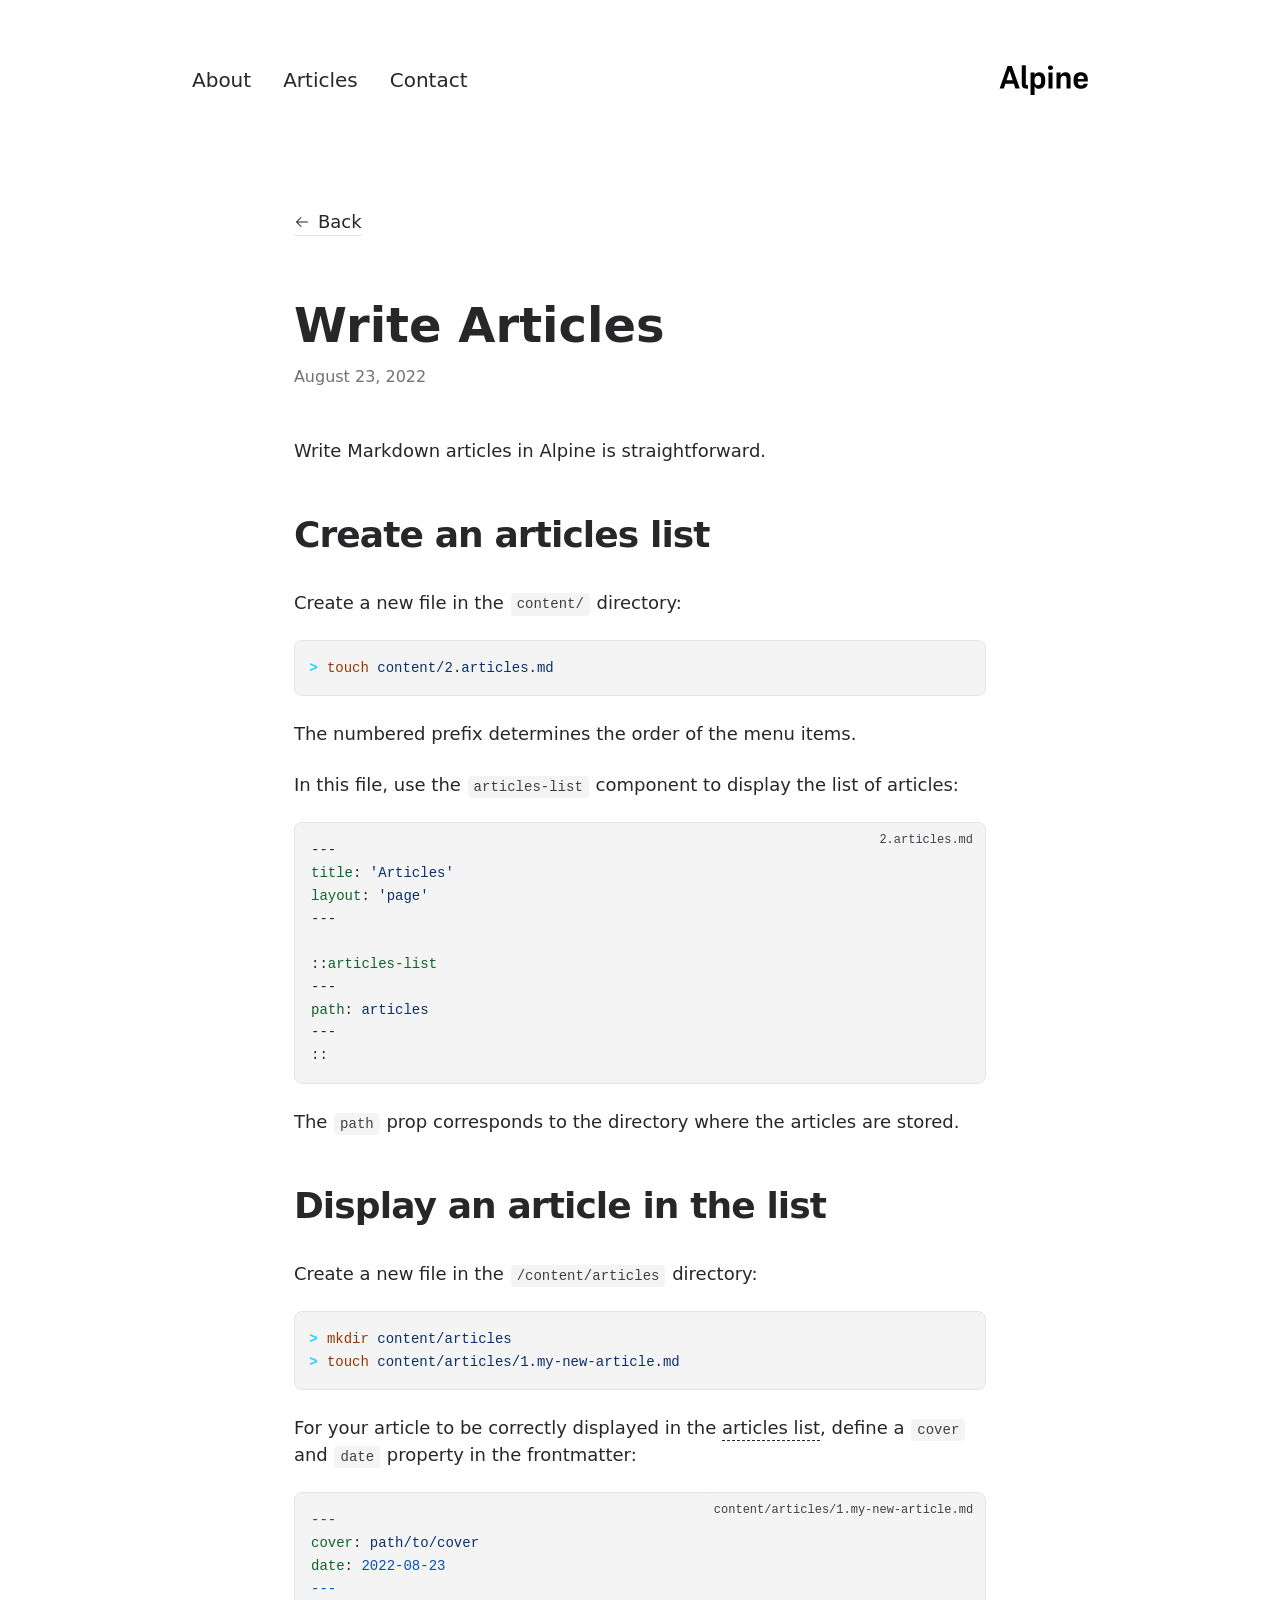
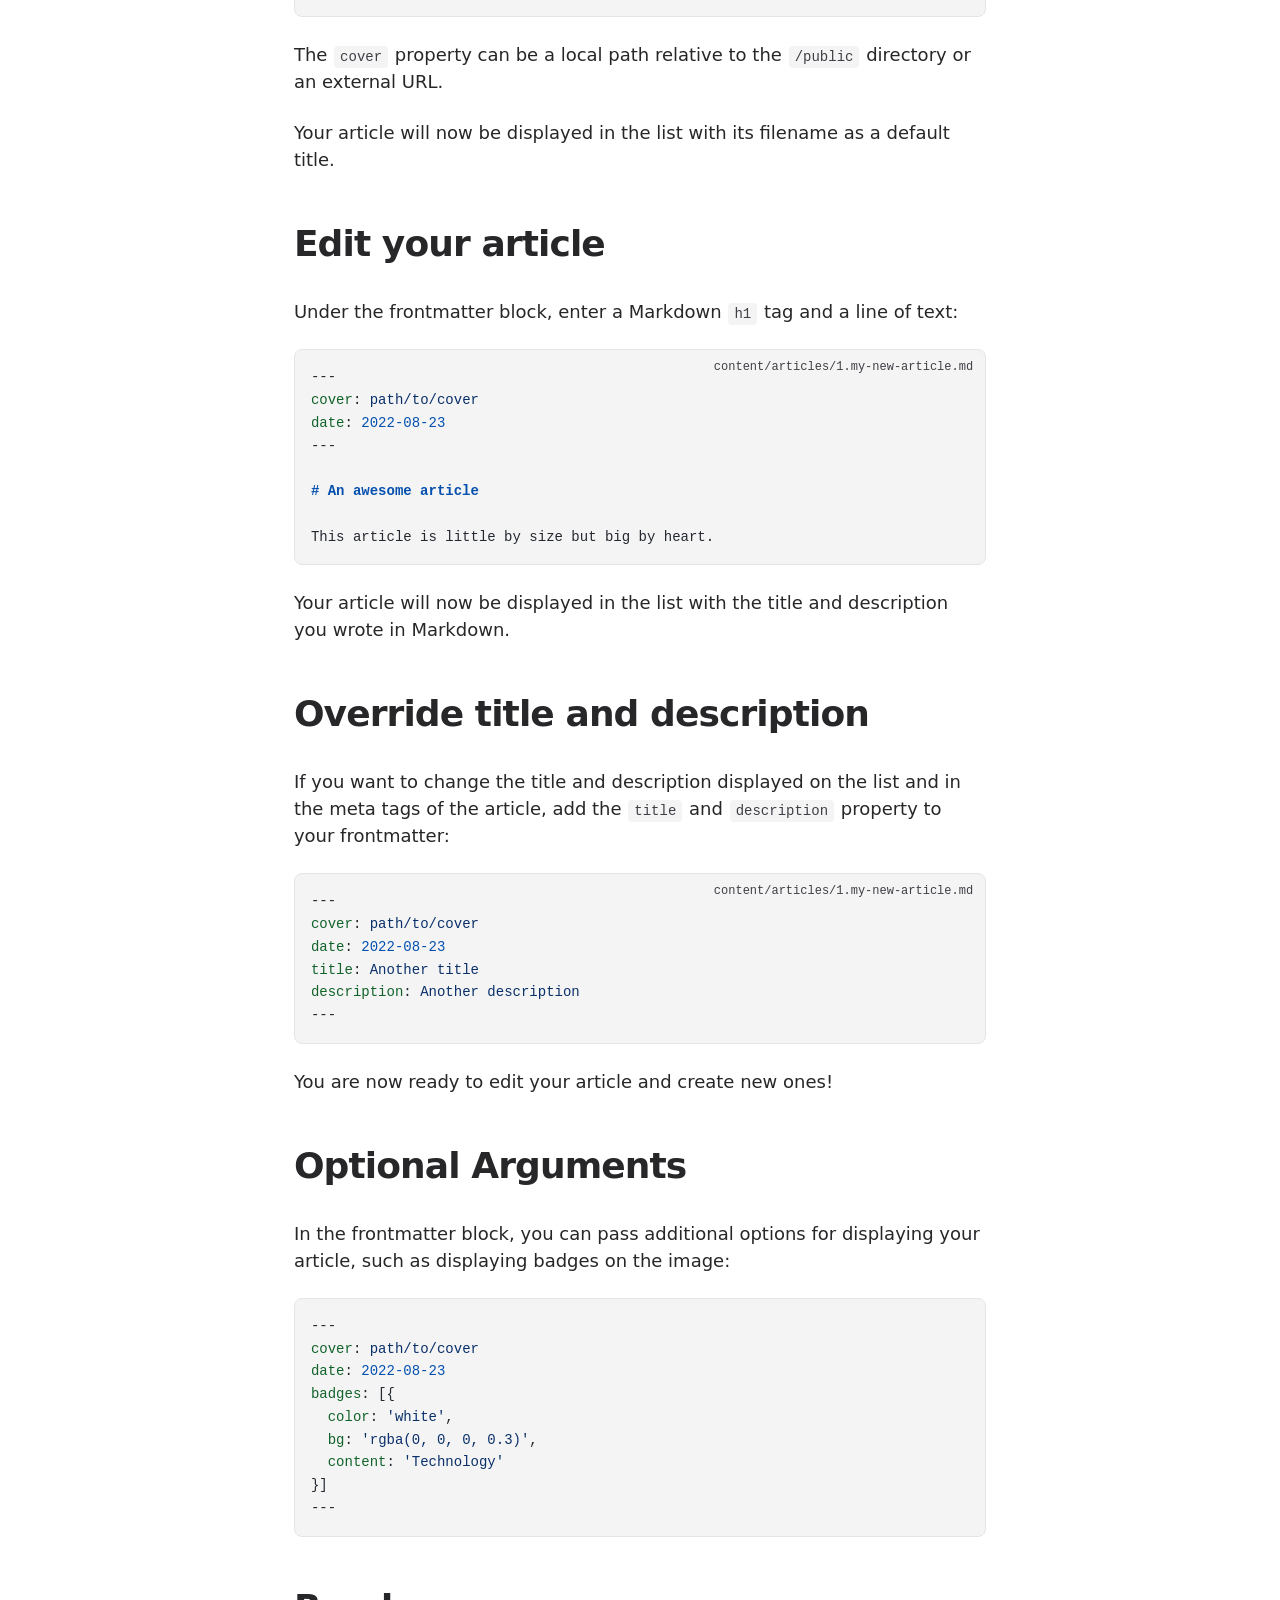
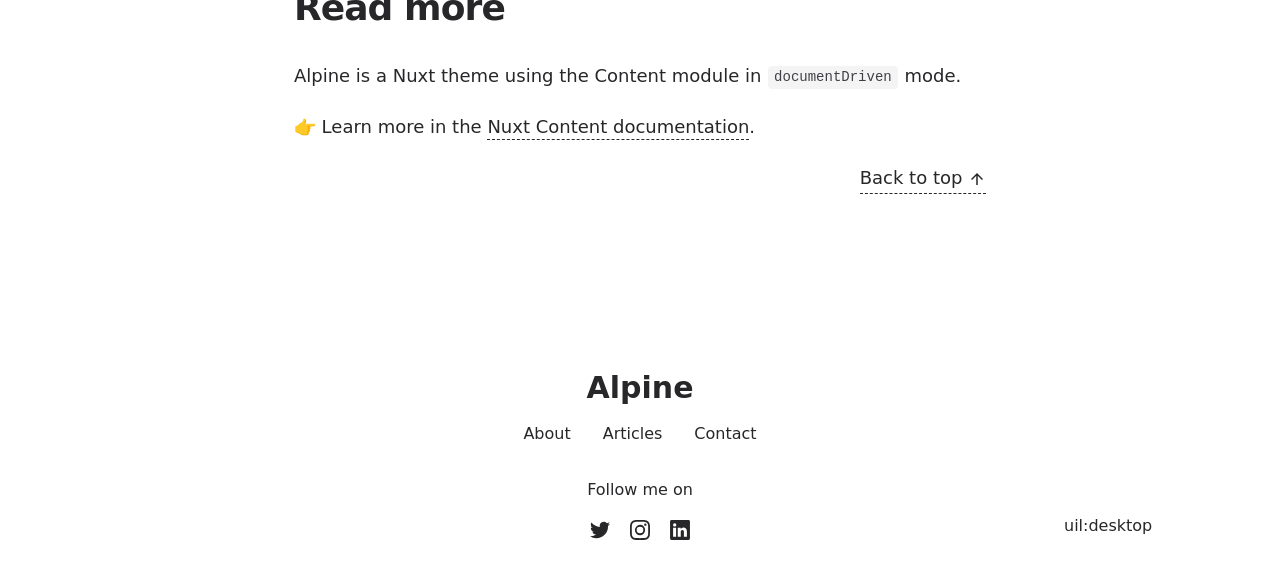
<file: articles/write-articles/index.html>
<!DOCTYPE html>
<html lang="en">
<head><meta charset="utf-8">
<title>Write Articles</title>
<meta name="viewport" content="width=device-width, initial-scale=1">
<meta name="twitter:card" content="summary_large_image">
<meta property="og:image:width" content="400">
<meta property="og:image:height" content="300">
<meta property="og:image:alt" content="An image showcasing my project.">
<meta property="og:title" content="Write Articles">
<meta name="description" content="Writing Markdown articles in Alpine is straightforward.">
<meta property="og:description" content="Writing Markdown articles in Alpine is straightforward.">
<meta property="og:image" content="/articles/write-articles.webp"><link rel="modulepreload" as="script" crossorigin href="/_nuxt/entry.c427f87a.js"><link rel="preload" as="style" href="/_nuxt/entry.d5bf3c1a.css"><link rel="modulepreload" as="script" crossorigin href="/_nuxt/NuxtImg.af52b45b.js"><link rel="modulepreload" as="script" crossorigin href="/_nuxt/document-driven.94ae7ab7.js"><link rel="modulepreload" as="script" crossorigin href="/_nuxt/DocumentDrivenEmpty.38bf1693.js"><link rel="modulepreload" as="script" crossorigin href="/_nuxt/ContentRenderer.7605bb24.js"><link rel="modulepreload" as="script" crossorigin href="/_nuxt/ContentRendererMarkdown.624d3fc1.js"><link rel="modulepreload" as="script" crossorigin href="/_nuxt/DocumentDrivenNotFound.e11d5c06.js"><link rel="preload" as="style" href="/_nuxt/DocumentDrivenNotFound.aa939160.css"><link rel="modulepreload" as="script" crossorigin href="/_nuxt/article.81e9794e.js"><link rel="preload" as="style" href="/_nuxt/article.06aa1a19.css"><link rel="modulepreload" as="script" crossorigin href="/_nuxt/ProseA.fb3d78bf.js"><link rel="preload" as="style" href="/_nuxt/ProseA.baee409d.css"><link rel="modulepreload" as="script" crossorigin href="/_nuxt/date.824a539b.js"><link rel="modulepreload" as="script" crossorigin href="/_nuxt/ProseH1.bd58d656.js"><link rel="preload" as="style" href="/_nuxt/ProseH1.48e3ee79.css"><link rel="modulepreload" as="script" crossorigin href="/_nuxt/ProseP.fc457302.js"><link rel="preload" as="style" href="/_nuxt/ProseP.b99f89cd.css"><link rel="modulepreload" as="script" crossorigin href="/_nuxt/ProseCodeInline.7b0ad34a.js"><link rel="preload" as="style" href="/_nuxt/ProseCodeInline.873c7ac7.css"><link rel="modulepreload" as="script" crossorigin href="/_nuxt/ProseCode.0e5fb1a6.js"><link rel="preload" as="style" href="/_nuxt/ProseCode.07e596a7.css"><link rel="modulepreload" as="script" crossorigin href="/_nuxt/ProseH2.05b80d7b.js"><link rel="preload" as="style" href="/_nuxt/ProseH2.cc4fedda.css"><link rel="prefetch" as="script" crossorigin href="/_nuxt/default.ca3dc832.js"><link rel="prefetch" as="script" crossorigin href="/_nuxt/page.fe231b5c.js"><link rel="prefetch" as="script" crossorigin href="/_nuxt/client-db.7beba409.js"><link rel="prefetch" as="script" crossorigin href="/_nuxt/debug.cc5c56e4.js"><link rel="prefetch" as="style" href="/_nuxt/useStudio.1ad2bf5f.css"><link rel="prefetch" as="script" crossorigin href="/_nuxt/useStudio.126344d0.js"><link rel="prefetch" as="script" crossorigin href="/_nuxt/asyncData.89573d6c.js"><link rel="prefetch" as="style" href="/_nuxt/error-404.47a83e66.css"><link rel="prefetch" as="script" crossorigin href="/_nuxt/error-404.f4086b07.js"><link rel="prefetch" as="style" href="/_nuxt/error-500.534ab3f3.css"><link rel="prefetch" as="script" crossorigin href="/_nuxt/error-500.5460de3d.js"><style id="pinceau-theme">@media { :root {--pinceau-mq: initial; --alpine-readableLine: 68ch;--alpine-backdrop-backgroundColor: #f4f4f5b3;--prose-code-inline-padding: 0.2rem 0.375rem 0.2rem 0.375rem;--prose-code-block-backdropFilter: contrast(1);--prose-code-block-border-style: solid;--prose-code-block-border-width: 1px;--prose-tbody-tr-borderBottom-style: dashed;--prose-tbody-tr-borderBottom-width: 1px;--prose-th-textAlign: inherit;--prose-thead-borderBottom-style: solid;--prose-thead-borderBottom-width: 1px;--prose-thead-border-style: solid;--prose-thead-border-width: 0px;--prose-table-textAlign: start;--prose-hr-width: 1px;--prose-hr-style: solid;--prose-li-listStylePosition: outside;--prose-ol-li-markerColor: currentColor;--prose-ol-paddingInlineStart: 21px;--prose-ol-listStyleType: decimal;--prose-ul-li-markerColor: currentColor;--prose-ul-paddingInlineStart: 21px;--prose-ul-listStyleType: disc;--prose-blockquote-border-style: solid;--prose-blockquote-border-width: 4px;--prose-blockquote-quotes: '201C' '201D' '2018' '2019';--prose-blockquote-paddingInlineStart: 24px;--prose-a-code-color-hover: currentColor;--prose-a-code-color-static: currentColor;--prose-a-hasCode-borderBottom: none;--prose-a-border-distance: 2px;--prose-a-border-color-hover: currentColor;--prose-a-border-color-static: currentColor;--prose-a-border-style-hover: solid;--prose-a-border-style-static: dashed;--prose-a-border-width: 1px;--prose-a-color-static: inherit;--prose-a-textDecoration: none;--prose-h6-margin: 3rem 0 2rem;--prose-h5-margin: 3rem 0 2rem;--prose-h4-margin: 3rem 0 2rem;--prose-h3-margin: 3rem 0 2rem;--prose-h2-margin: 3rem 0 2rem;--prose-h1-margin: 0 0 2rem;--prose-p-fontSize: 18px;--typography-lead-loose: 2;--typography-lead-relaxed: 1.625;--typography-lead-normal: 1.5;--typography-lead-snug: 1.375;--typography-lead-tight: 1.25;--typography-lead-none: 1;--typography-lead-10: 2.5rem;--typography-lead-9: 2.25rem;--typography-lead-8: 2rem;--typography-lead-7: 1.75rem;--typography-lead-6: 1.5rem;--typography-lead-5: 1.25rem;--typography-lead-4: 1rem;--typography-lead-3: .75rem;--typography-lead-2: .5rem;--typography-lead-1: .025rem;--typography-fontWeight-black: 900;--typography-fontWeight-extrabold: 800;--typography-fontWeight-bold: 700;--typography-fontWeight-semibold: 600;--typography-fontWeight-medium: 500;--typography-fontWeight-normal: 400;--typography-fontWeight-light: 300;--typography-fontWeight-extralight: 200;--typography-fontWeight-thin: 100;--typography-fontSize-9xl: 128px;--typography-fontSize-8xl: 96px;--typography-fontSize-7xl: 72px;--typography-fontSize-6xl: 60px;--typography-fontSize-5xl: 48px;--typography-fontSize-4xl: 36px;--typography-fontSize-3xl: 30px;--typography-fontSize-2xl: 24px;--typography-fontSize-xl: 20px;--typography-fontSize-lg: 18px;--typography-fontSize-base: 16px;--typography-fontSize-sm: 14px;--typography-fontSize-xs: 12px;--typography-letterSpacing-wide: 0.025em;--typography-letterSpacing-tight: -0.025em;--typography-verticalMargin-base: 24px;--typography-verticalMargin-sm: 16px;--elements-border-secondary-hover: [object Object];--elements-backdrop-background: #fffc;--elements-backdrop-filter: saturate(200%) blur(20px);--elements-container-maxWidth: 64rem;--lead-loose: 2;--lead-relaxed: 1.625;--lead-normal: 1.5;--lead-snug: 1.375;--lead-tight: 1.25;--lead-none: 1;--lead-10: 2.5rem;--lead-9: 2.25rem;--lead-8: 2rem;--lead-7: 1.75rem;--lead-6: 1.5rem;--lead-5: 1.25rem;--lead-4: 1rem;--lead-3: .75rem;--lead-2: .5rem;--lead-1: .025rem;--letterSpacing-widest: 0.1em;--letterSpacing-wider: 0.05em;--letterSpacing-wide: 0.025em;--letterSpacing-normal: 0em;--letterSpacing-tight: -0.025em;--letterSpacing-tighter: -0.05em;--fontSize-9xl: 8rem;--fontSize-8xl: 6rem;--fontSize-7xl: 4.5rem;--fontSize-6xl: 3.75rem;--fontSize-5xl: 3rem;--fontSize-4xl: 2.25rem;--fontSize-3xl: 1.875rem;--fontSize-2xl: 1.5rem;--fontSize-xl: 1.25rem;--fontSize-lg: 1.125rem;--fontSize-base: 1rem;--fontSize-sm: 0.875rem;--fontSize-xs: 0.75rem;--fontWeight-black: 900;--fontWeight-extrabold: 800;--fontWeight-bold: 700;--fontWeight-semibold: 600;--fontWeight-medium: 500;--fontWeight-normal: 400;--fontWeight-light: 300;--fontWeight-extralight: 200;--fontWeight-thin: 100;--font-mono: ui-monospace, SFMono-Regular, Menlo, Monaco, Consolas, Liberation Mono, Courier New, monospace;--font-serif: ui-serif, Georgia, Cambria, Times New Roman, Times, serif;--font-sans: ui-sans-serif, system-ui, -apple-system, BlinkMacSystemFont, Segoe UI, Roboto, Helvetica Neue, Arial, Noto Sans, sans-serif, Apple Color Emoji, Segoe UI Emoji, Segoe UI Symbol, Noto Color Emoji;--opacity-total: 1;--opacity-high: 0.8;--opacity-medium: 0.5;--opacity-soft: 0.3;--opacity-light: 0.15;--opacity-bright: 0.1;--opacity-noOpacity: 0;--borderWidth-lg: 3px;--borderWidth-md: 2px;--borderWidth-sm: 1px;--borderWidth-noBorder: 0;--space-rem-875: 0.875rem;--space-rem-625: 0.625rem;--space-rem-375: 0.375rem;--space-rem-125: 0.125rem;--space-px: 1px;--space-128: 32rem;--space-96: 24rem;--space-80: 20rem;--space-72: 18rem;--space-64: 16rem;--space-60: 15rem;--space-56: 14rem;--space-52: 13rem;--space-48: 12rem;--space-44: 11rem;--space-40: 10rem;--space-36: 9rem;--space-32: 8rem;--space-28: 7rem;--space-24: 6rem;--space-20: 5rem;--space-16: 4rem;--space-14: 3.5rem;--space-12: 3rem;--space-11: 2.75rem;--space-10: 2.5rem;--space-9: 2.25rem;--space-8: 2rem;--space-7: 1.75rem;--space-6: 1.5rem;--space-5: 1.25rem;--space-4: 1rem;--space-3: 0.75rem;--space-2: 0.5rem;--space-1: 0.25rem;--space-0: 0px;--size-full: 100%;--size-7xl: 80rem;--size-6xl: 72rem;--size-5xl: 64rem;--size-4xl: 56rem;--size-3xl: 48rem;--size-2xl: 42rem;--size-xl: 36rem;--size-lg: 32rem;--size-md: 28rem;--size-sm: 24rem;--size-xs: 20rem;--size-200: 200px;--size-104: 104px;--size-80: 80px;--size-64: 64px;--size-56: 56px;--size-48: 48px;--size-40: 40px;--size-32: 32px;--size-24: 24px;--size-20: 20px;--size-16: 16px;--size-12: 12px;--size-8: 8px;--size-6: 6px;--size-4: 4px;--size-2: 2px;--size-0: 0px;--radii-full: 9999px;--radii-3xl: 1.75rem;--radii-2xl: 1.5rem;--radii-xl: 1rem;--radii-lg: 0.75rem;--radii-md: 0.5rem;--radii-sm: 0.375rem;--radii-xs: 0.25rem;--radii-2xs: 0.125rem;--radii-none: 0px;--shadow-none: 0px 0px 0px 0px transparent;--shadow-lg: 0px 10px 15px -3px #000000, 0px 4px 6px -4px #000000;--shadow-md: 0px 4px 6px -1px #000000, 0px 2px 4px -2px #000000;--shadow-sm: 0px 1px 3px 0px #000000, 0px 1px 2px -1px #000000;--shadow-xs: 0px 1px 2px 0px #000000;--height-screen: 100vh;--width-screen: 100vw;--color-primary-900: #002e38;--color-primary-800: #005c70;--color-primary-700: #008aa9;--color-primary-600: #00b9e1;--color-primary-500: #1ad6ff;--color-primary-400: #40ddff;--color-primary-300: #66e4ff;--color-primary-200: #8deaff;--color-primary-100: #b3f1ff;--color-primary-50: #d9f8ff;--color-ruby-900: #380011;--color-ruby-800: #700021;--color-ruby-700: #a90032;--color-ruby-600: #e10043;--color-ruby-500: #ff1a5e;--color-ruby-400: #ff4079;--color-ruby-300: #ff6694;--color-ruby-200: #ff8dae;--color-ruby-100: #ffb3c9;--color-ruby-50: #ffd9e4;--color-pink-900: #380025;--color-pink-800: #70004b;--color-pink-700: #a90070;--color-pink-600: #e10095;--color-pink-500: #ff1ab2;--color-pink-400: #ff40bf;--color-pink-300: #ff66cc;--color-pink-200: #ff8dd8;--color-pink-100: #ffb3e5;--color-pink-50: #ffd9f2;--color-purple-900: #190038;--color-purple-800: #330070;--color-purple-700: #4c00a9;--color-purple-600: #6500e1;--color-purple-500: #811aff;--color-purple-400: #9640ff;--color-purple-300: #ab66ff;--color-purple-200: #c08dff;--color-purple-100: #d5b3ff;--color-purple-50: #ead9ff;--color-royalblue-900: #0b0531;--color-royalblue-800: #160a62;--color-royalblue-700: #211093;--color-royalblue-600: #2c15c4;--color-royalblue-500: #4127e8;--color-royalblue-400: #614bec;--color-royalblue-300: #806ff0;--color-royalblue-200: #a093f3;--color-royalblue-100: #c0b7f7;--color-royalblue-50: #dfdbfb;--color-indigoblue-900: #001238;--color-indigoblue-800: #002370;--color-indigoblue-700: #0035a9;--color-indigoblue-600: #0047e1;--color-indigoblue-500: #1a62ff;--color-indigoblue-400: #407cff;--color-indigoblue-300: #6696ff;--color-indigoblue-200: #8db0ff;--color-indigoblue-100: #b3cbff;--color-indigoblue-50: #d9e5ff;--color-blue-900: #002438;--color-blue-800: #004870;--color-blue-700: #006ca9;--color-blue-600: #0090e1;--color-blue-500: #1aadff;--color-blue-400: #40bbff;--color-blue-300: #66c8ff;--color-blue-200: #8dd6ff;--color-blue-100: #b3e4ff;--color-blue-50: #d9f1ff;--color-lightblue-900: #002e38;--color-lightblue-800: #005c70;--color-lightblue-700: #008aa9;--color-lightblue-600: #00b9e1;--color-lightblue-500: #1ad6ff;--color-lightblue-400: #40ddff;--color-lightblue-300: #66e4ff;--color-lightblue-200: #8deaff;--color-lightblue-100: #b3f1ff;--color-lightblue-50: #d9f8ff;--color-teal-900: #062a28;--color-teal-800: #0b544f;--color-teal-700: #117d77;--color-teal-600: #16a79e;--color-teal-500: #1cd1c6;--color-teal-400: #36e4da;--color-teal-300: #5fe9e1;--color-teal-200: #87efe9;--color-teal-100: #aff4f0;--color-teal-50: #d7faf8;--color-pear-900: #2a2b09;--color-pear-800: #545512;--color-pear-700: #7e801b;--color-pear-600: #a8aa24;--color-pear-500: #d0d32f;--color-pear-400: #d8da52;--color-pear-300: #e0e274;--color-pear-200: #e8e997;--color-pear-100: #eff0ba;--color-pear-50: #f7f8dc;--color-red-900: #380300;--color-red-800: #700700;--color-red-700: #a90a00;--color-red-600: #e10e00;--color-red-500: #ff281a;--color-red-400: #ff4c40;--color-red-300: #ff7066;--color-red-200: #ff948d;--color-red-100: #ffb7b3;--color-red-50: #ffdbd9;--color-orange-900: #381800;--color-orange-800: #702f00;--color-orange-700: #a94700;--color-orange-600: #e15e00;--color-orange-500: #ff7a1a;--color-orange-400: #ff9040;--color-orange-300: #ffa666;--color-orange-200: #ffbd8d;--color-orange-100: #ffd3b3;--color-orange-50: #ffe9d9;--color-yellow-900: #362b03;--color-yellow-800: #6d5605;--color-yellow-700: #a38108;--color-yellow-600: #daac0a;--color-yellow-500: #f5c828;--color-yellow-400: #f7d14c;--color-yellow-300: #f8da70;--color-yellow-200: #fae393;--color-yellow-100: #fcedb7;--color-yellow-50: #fdf6db;--color-green-900: #003f25;--color-green-800: #005e38;--color-green-700: #007e4a;--color-green-600: #009d5d;--color-green-500: #00bd6f;--color-green-400: #00dc82;--color-green-300: #30ffaa;--color-green-200: #83ffcc;--color-green-100: #acffdd;--color-green-50: #d6ffee;--color-gray-900: #18181B;--color-gray-800: #27272A;--color-gray-700: #3f3f46;--color-gray-600: #52525B;--color-gray-500: #71717A;--color-gray-400: #a1a1aa;--color-gray-300: #D4d4d8;--color-gray-200: #e4e4e7;--color-gray-100: #f4f4f5;--color-gray-50: #fafafa;--color-black: #0c0c0d;--color-white: #FFFFFF;--media-portrait: only screen and (orientation: portrait);--media-landscape: only screen and (orientation: landscape);--media-rm: (prefers-reduced-motion: reduce);--media-2xl: (min-width: 1536px);--media-xl: (min-width: 1280px);--media-lg: (min-width: 1024px);--media-md: (min-width: 768px);--media-sm: (min-width: 640px);--media-xs: (min-width: 475px);--alpine-body-color: var(--color-gray-800);--alpine-body-backgroundColor: var(--color-white);--prose-code-inline-fontWeight: var(--typography-fontWeight-normal);--prose-code-inline-fontSize: var(--typography-fontSize-sm);--prose-code-inline-borderRadius: var(--radii-xs);--prose-code-block-pre-padding: var(--typography-verticalMargin-sm);--prose-code-block-margin: var(--typography-verticalMargin-base) 0;--prose-code-block-fontSize: var(--typography-fontSize-sm);--prose-tbody-code-inline-fontSize: var(--typography-fontSize-sm);--prose-tbody-td-padding: var(--typography-verticalMargin-sm);--prose-th-fontWeight: var(--typography-fontWeight-semibold);--prose-th-padding: 0 var(--typography-verticalMargin-sm) var(--typography-verticalMargin-sm) var(--typography-verticalMargin-sm);--prose-table-lineHeight: var(--typography-lead-6);--prose-table-fontSize: var(--typography-fontSize-sm);--prose-table-margin: var(--typography-verticalMargin-base) 0;--prose-hr-margin: var(--typography-verticalMargin-base) 0;--prose-li-margin: var(--typography-verticalMargin-sm) 0;--prose-ol-margin: var(--typography-verticalMargin-base) 0;--prose-ul-margin: var(--typography-verticalMargin-base) 0;--prose-blockquote-margin: var(--typography-verticalMargin-base) 0;--prose-a-code-border-style: var(--prose-a-border-style-static);--prose-a-code-border-width: var(--prose-a-border-width);--prose-a-fontWeight: var(--typography-fontWeight-medium);--prose-img-margin: var(--typography-verticalMargin-base) 0;--prose-strong-fontWeight: var(--typography-fontWeight-semibold);--prose-h6-iconSize: var(--typography-fontSize-base);--prose-h6-fontWeight: var(--typography-fontWeight-semibold);--prose-h6-lineHeight: var(--typography-lead-normal);--prose-h6-fontSize: var(--typography-fontSize-lg);--prose-h5-iconSize: var(--typography-fontSize-lg);--prose-h5-fontWeight: var(--typography-fontWeight-semibold);--prose-h5-lineHeight: var(--typography-lead-snug);--prose-h5-fontSize: var(--typography-fontSize-xl);--prose-h4-iconSize: var(--typography-fontSize-lg);--prose-h4-letterSpacing: var(--typography-letterSpacing-tight);--prose-h4-fontWeight: var(--typography-fontWeight-semibold);--prose-h4-lineHeight: var(--typography-lead-snug);--prose-h4-fontSize: var(--typography-fontSize-2xl);--prose-h3-iconSize: var(--typography-fontSize-xl);--prose-h3-letterSpacing: var(--typography-letterSpacing-tight);--prose-h3-fontWeight: var(--typography-fontWeight-semibold);--prose-h3-lineHeight: var(--typography-lead-snug);--prose-h3-fontSize: var(--typography-fontSize-3xl);--prose-h2-iconSize: var(--typography-fontSize-2xl);--prose-h2-letterSpacing: var(--typography-letterSpacing-tight);--prose-h2-fontWeight: var(--typography-fontWeight-semibold);--prose-h2-lineHeight: var(--typography-lead-tight);--prose-h2-fontSize: var(--typography-fontSize-4xl);--prose-h1-iconSize: var(--typography-fontSize-3xl);--prose-h1-letterSpacing: var(--typography-letterSpacing-tight);--prose-h1-fontWeight: var(--typography-fontWeight-bold);--prose-h1-lineHeight: var(--typography-lead-tight);--prose-h1-fontSize: var(--typography-fontSize-5xl);--prose-p-br-margin: var(--typography-verticalMargin-base) 0 0 0;--prose-p-margin: var(--typography-verticalMargin-base) 0;--prose-p-lineHeight: var(--typography-lead-normal);--typography-color-primary-900: var(--color-primary-900);--typography-color-primary-800: var(--color-primary-800);--typography-color-primary-700: var(--color-primary-700);--typography-color-primary-600: var(--color-primary-600);--typography-color-primary-500: var(--color-primary-500);--typography-color-primary-400: var(--color-primary-400);--typography-color-primary-300: var(--color-primary-300);--typography-color-primary-200: var(--color-primary-200);--typography-color-primary-100: var(--color-primary-100);--typography-color-primary-50: var(--color-primary-50);--typography-font-code: var(--font-mono);--typography-font-body: var(--font-sans);--typography-font-display: var(--font-sans);--typography-body-backgroundColor: var(--color-white);--typography-body-color: var(--color-black);--elements-state-danger-borderColor-secondary: var(--color-red-200);--elements-state-danger-borderColor-primary: var(--color-red-100);--elements-state-danger-backgroundColor-secondary: var(--color-red-100);--elements-state-danger-backgroundColor-primary: var(--color-red-50);--elements-state-danger-color-secondary: var(--color-red-600);--elements-state-danger-color-primary: var(--color-red-500);--elements-state-warning-borderColor-secondary: var(--color-yellow-200);--elements-state-warning-borderColor-primary: var(--color-yellow-100);--elements-state-warning-backgroundColor-secondary: var(--color-yellow-100);--elements-state-warning-backgroundColor-primary: var(--color-yellow-50);--elements-state-warning-color-secondary: var(--color-yellow-700);--elements-state-warning-color-primary: var(--color-yellow-600);--elements-state-success-borderColor-secondary: var(--color-green-200);--elements-state-success-borderColor-primary: var(--color-green-100);--elements-state-success-backgroundColor-secondary: var(--color-green-100);--elements-state-success-backgroundColor-primary: var(--color-green-50);--elements-state-success-color-secondary: var(--color-green-600);--elements-state-success-color-primary: var(--color-green-500);--elements-state-info-borderColor-secondary: var(--color-blue-200);--elements-state-info-borderColor-primary: var(--color-blue-100);--elements-state-info-backgroundColor-secondary: var(--color-blue-100);--elements-state-info-backgroundColor-primary: var(--color-blue-50);--elements-state-info-color-secondary: var(--color-blue-600);--elements-state-info-color-primary: var(--color-blue-500);--elements-state-primary-borderColor-secondary: var(--color-primary-200);--elements-state-primary-borderColor-primary: var(--color-primary-100);--elements-state-primary-backgroundColor-secondary: var(--color-primary-100);--elements-state-primary-backgroundColor-primary: var(--color-primary-50);--elements-state-primary-color-secondary: var(--color-primary-700);--elements-state-primary-color-primary: var(--color-primary-600);--elements-surface-secondary-backgroundColor: var(--color-gray-200);--elements-surface-primary-backgroundColor: var(--color-gray-100);--elements-surface-background-base: var(--color-gray-100);--elements-border-secondary-static: var(--color-gray-200);--elements-border-primary-hover: var(--color-gray-200);--elements-border-primary-static: var(--color-gray-100);--elements-container-padding-md: var(--space-16);--elements-container-padding-sm: var(--space-12);--elements-container-padding-xs: var(--space-8);--elements-container-padding-mobile: var(--space-6);--elements-text-secondary-color-hover: var(--color-gray-700);--elements-text-secondary-color-static: var(--color-gray-500);--elements-text-primary-color-static: var(--color-gray-900);--text-6xl-lineHeight: var(--lead-none);--text-6xl-fontSize: var(--fontSize-6xl);--text-5xl-lineHeight: var(--lead-none);--text-5xl-fontSize: var(--fontSize-5xl);--text-4xl-lineHeight: var(--lead-10);--text-4xl-fontSize: var(--fontSize-4xl);--text-3xl-lineHeight: var(--lead-9);--text-3xl-fontSize: var(--fontSize-3xl);--text-2xl-lineHeight: var(--lead-8);--text-2xl-fontSize: var(--fontSize-2xl);--text-xl-lineHeight: var(--lead-7);--text-xl-fontSize: var(--fontSize-xl);--text-lg-lineHeight: var(--lead-7);--text-lg-fontSize: var(--fontSize-lg);--text-base-lineHeight: var(--lead-6);--text-base-fontSize: var(--fontSize-base);--text-sm-lineHeight: var(--lead-5);--text-sm-fontSize: var(--fontSize-sm);--text-xs-lineHeight: var(--lead-4);--text-xs-fontSize: var(--fontSize-xs);--shadow-2xl: 0px 25px 50px -12px var(--color-gray-900);--shadow-xl: 0px 20px 25px -5px var(--color-gray-400), 0px 8px 10px -6px #000000;--color-secondary-900: var(--color-gray-900);--color-secondary-800: var(--color-gray-800);--color-secondary-700: var(--color-gray-700);--color-secondary-600: var(--color-gray-600);--color-secondary-500: var(--color-gray-500);--color-secondary-400: var(--color-gray-400);--color-secondary-300: var(--color-gray-300);--color-secondary-200: var(--color-gray-200);--color-secondary-100: var(--color-gray-100);--color-secondary-50: var(--color-gray-50);--prose-a-code-background-hover: var(--typography-color-primary-50);--prose-a-code-border-color-hover: var(--typography-color-primary-500);--prose-a-color-hover: var(--typography-color-primary-500);--typography-color-secondary-900: var(--color-secondary-900);--typography-color-secondary-800: var(--color-secondary-800);--typography-color-secondary-700: var(--color-secondary-700);--typography-color-secondary-600: var(--color-secondary-600);--typography-color-secondary-500: var(--color-secondary-500);--typography-color-secondary-400: var(--color-secondary-400);--typography-color-secondary-300: var(--color-secondary-300);--typography-color-secondary-200: var(--color-secondary-200);--typography-color-secondary-100: var(--color-secondary-100);--typography-color-secondary-50: var(--color-secondary-50);--prose-code-inline-backgroundColor: var(--typography-color-secondary-100);--prose-code-inline-color: var(--typography-color-secondary-700);--prose-code-block-backgroundColor: var(--typography-color-secondary-100);--prose-code-block-color: var(--typography-color-secondary-700);--prose-code-block-border-color: var(--typography-color-secondary-200);--prose-tbody-tr-borderBottom-color: var(--typography-color-secondary-200);--prose-th-color: var(--typography-color-secondary-600);--prose-thead-borderBottom-color: var(--typography-color-secondary-200);--prose-thead-border-color: var(--typography-color-secondary-300);--prose-hr-color: var(--typography-color-secondary-200);--prose-blockquote-border-color: var(--typography-color-secondary-200);--prose-blockquote-color: var(--typography-color-secondary-500);--prose-a-code-border-color-static: var(--typography-color-secondary-400); } }@media { :root.dark {--pinceau-mq: dark; --alpine-backdrop-backgroundColor: #18181bb3;--prose-code-block-backdropFilter: contrast(1);--prose-ol-li-markerColor: currentColor;--prose-ul-li-markerColor: currentColor;--prose-a-code-color-hover: currentColor;--prose-a-code-color-static: currentColor;--prose-a-border-color-hover: currentColor;--prose-a-border-color-static: currentColor;--prose-a-color-static: inherit;--elements-backdrop-background: #0c0d0ccc;--alpine-body-color: var(--color-gray-200);--alpine-body-backgroundColor: var(--color-black);--typography-body-backgroundColor: var(--color-black);--typography-body-color: var(--color-white);--elements-state-danger-borderColor-secondary: var(--color-red-700);--elements-state-danger-borderColor-primary: var(--color-red-800);--elements-state-danger-backgroundColor-secondary: var(--color-red-800);--elements-state-danger-backgroundColor-primary: var(--color-red-900);--elements-state-danger-color-secondary: var(--color-red-200);--elements-state-danger-color-primary: var(--color-red-300);--elements-state-warning-borderColor-secondary: var(--color-yellow-700);--elements-state-warning-borderColor-primary: var(--color-yellow-800);--elements-state-warning-backgroundColor-secondary: var(--color-yellow-800);--elements-state-warning-backgroundColor-primary: var(--color-yellow-900);--elements-state-warning-color-secondary: var(--color-yellow-200);--elements-state-warning-color-primary: var(--color-yellow-400);--elements-state-success-borderColor-secondary: var(--color-green-700);--elements-state-success-borderColor-primary: var(--color-green-800);--elements-state-success-backgroundColor-secondary: var(--color-green-800);--elements-state-success-backgroundColor-primary: var(--color-green-900);--elements-state-success-color-secondary: var(--color-green-200);--elements-state-success-color-primary: var(--color-green-400);--elements-state-info-borderColor-secondary: var(--color-blue-700);--elements-state-info-borderColor-primary: var(--color-blue-800);--elements-state-info-backgroundColor-secondary: var(--color-blue-800);--elements-state-info-backgroundColor-primary: var(--color-blue-900);--elements-state-info-color-secondary: var(--color-blue-200);--elements-state-info-color-primary: var(--color-blue-400);--elements-state-primary-borderColor-secondary: var(--color-primary-700);--elements-state-primary-borderColor-primary: var(--color-primary-800);--elements-state-primary-backgroundColor-secondary: var(--color-primary-800);--elements-state-primary-backgroundColor-primary: var(--color-primary-900);--elements-state-primary-color-secondary: var(--color-primary-200);--elements-state-primary-color-primary: var(--color-primary-400);--elements-surface-secondary-backgroundColor: var(--color-gray-800);--elements-surface-primary-backgroundColor: var(--color-gray-900);--elements-surface-background-base: var(--color-gray-900);--elements-border-secondary-static: var(--color-gray-800);--elements-border-primary-hover: var(--color-gray-800);--elements-border-primary-static: var(--color-gray-900);--elements-text-secondary-color-hover: var(--color-gray-200);--elements-text-secondary-color-static: var(--color-gray-400);--elements-text-primary-color-static: var(--color-gray-50);--prose-a-code-background-hover: var(--typography-color-primary-900);--prose-a-code-border-color-hover: var(--typography-color-primary-600);--prose-a-color-hover: var(--typography-color-primary-400);--prose-code-inline-backgroundColor: var(--typography-color-secondary-800);--prose-code-inline-color: var(--typography-color-secondary-200);--prose-code-block-backgroundColor: var(--typography-color-secondary-900);--prose-code-block-color: var(--typography-color-secondary-200);--prose-code-block-border-color: var(--typography-color-secondary-800);--prose-tbody-tr-borderBottom-color: var(--typography-color-secondary-800);--prose-th-color: var(--typography-color-secondary-400);--prose-thead-borderBottom-color: var(--typography-color-secondary-800);--prose-thead-border-color: var(--typography-color-secondary-600);--prose-hr-color: var(--typography-color-secondary-800);--prose-blockquote-border-color: var(--typography-color-secondary-700);--prose-blockquote-color: var(--typography-color-secondary-400);--prose-a-code-border-color-static: var(--typography-color-secondary-600); } }</style><style id="pinceau-runtime-hydratable">@media{.phy[--]{--puid:aE70wo-v;}.pv-dRiJ1F{max-width:var(--elements-container-maxWidth);padding-left:var(--elements-container-padding-mobile);padding-right:var(--elements-container-padding-mobile);}@media (min-width: 475px){.pv-dRiJ1F{padding-left:var(--elements-container-padding-xs);padding-right:var(--elements-container-padding-xs);}}@media (min-width: 640px){.pv-dRiJ1F{padding-left:var(--elements-container-padding-sm);padding-right:var(--elements-container-padding-sm);}}@media (min-width: 768px){.pv-dRiJ1F{padding-left:var(--elements-container-padding-md);padding-right:var(--elements-container-padding-md);}}} </style><link rel="stylesheet" href="/_nuxt/entry.d5bf3c1a.css"><link rel="stylesheet" href="/_nuxt/DocumentDrivenNotFound.aa939160.css"><link rel="stylesheet" href="/_nuxt/article.06aa1a19.css"><link rel="stylesheet" href="/_nuxt/ProseA.baee409d.css"><link rel="stylesheet" href="/_nuxt/ProseH1.48e3ee79.css"><link rel="stylesheet" href="/_nuxt/ProseP.b99f89cd.css"><link rel="stylesheet" href="/_nuxt/ProseCodeInline.873c7ac7.css"><link rel="stylesheet" href="/_nuxt/ProseCode.07e596a7.css"><link rel="stylesheet" href="/_nuxt/ProseH2.cc4fedda.css"><script>"use strict";(()=>{const a=window,e=document.documentElement,m=["dark","light"],c=window.localStorage.getItem("nuxt-color-mode")||"system";let n=c==="system"?f():c;const l=e.getAttribute("data-color-mode-forced");l&&(n=l),i(n),a["__NUXT_COLOR_MODE__"]={preference:c,value:n,getColorScheme:f,addColorScheme:i,removeColorScheme:d};function i(o){const t=""+o+"",s="";e.classList?e.classList.add(t):e.className+=" "+t,s&&e.setAttribute("data-"+s,o)}function d(o){const t=""+o+"",s="";e.classList?e.classList.remove(t):e.className=e.className.replace(new RegExp(t,"g"),""),s&&e.removeAttribute("data-"+s)}function r(o){return a.matchMedia("(prefers-color-scheme"+o+")")}function f(){if(a.matchMedia&&r("").media!=="not all"){for(const o of m)if(r(":"+o).matches)return o}return"light"}})();
</script></head>
<body ><div id="__nuxt"><div class="container pv-dRiJ1F pc-aE70wo app-layout" data-v-93c22c3b data-v-6d327d86><!--[--><div class="nuxt-progress" style="width:0%;height:3px;opacity:0;background-size:Infinity% auto;" data-v-93c22c3b></div><header class="right" data-v-93c22c3b data-v-ebfd1e7c><div class="menu" data-v-ebfd1e7c><button aria-label="Navigation Menu" data-v-ebfd1e7c><svg width="24" height="24" viewBox="0 0 68 68" fill="currentColor" xmlns="http://www.w3.org/2000/svg" data-v-ebfd1e7c><path d="M8 34C8 32.1362 8 31.2044 8.30448 30.4693C8.71046 29.4892 9.48915 28.7105 10.4693 28.3045C11.2044 28 12.1362 28 14 28C15.8638 28 16.7956 28 17.5307 28.3045C18.5108 28.7105 19.2895 29.4892 19.6955 30.4693C20 31.2044 20 32.1362 20 34C20 35.8638 20 36.7956 19.6955 37.5307C19.2895 38.5108 18.5108 39.2895 17.5307 39.6955C16.7956 40 15.8638 40 14 40C12.1362 40 11.2044 40 10.4693 39.6955C9.48915 39.2895 8.71046 38.5108 8.30448 37.5307C8 36.7956 8 35.8638 8 34Z" data-v-ebfd1e7c></path><path d="M28 34C28 32.1362 28 31.2044 28.3045 30.4693C28.7105 29.4892 29.4892 28.7105 30.4693 28.3045C31.2044 28 32.1362 28 34 28C35.8638 28 36.7956 28 37.5307 28.3045C38.5108 28.7105 39.2895 29.4892 39.6955 30.4693C40 31.2044 40 32.1362 40 34C40 35.8638 40 36.7956 39.6955 37.5307C39.2895 38.5108 38.5108 39.2895 37.5307 39.6955C36.7956 40 35.8638 40 34 40C32.1362 40 31.2044 40 30.4693 39.6955C29.4892 39.2895 28.7105 38.5108 28.3045 37.5307C28 36.7956 28 35.8638 28 34Z" data-v-ebfd1e7c></path><path d="M48 34C48 32.1362 48 31.2044 48.3045 30.4693C48.7105 29.4892 49.4892 28.7105 50.4693 28.3045C51.2044 28 52.1362 28 54 28C55.8638 28 56.7956 28 57.5307 28.3045C58.5108 28.7105 59.2895 29.4892 59.6955 30.4693C60 31.2044 60 32.1362 60 34C60 35.8638 60 36.7956 59.6955 37.5307C59.2895 38.5108 58.5108 39.2895 57.5307 39.6955C56.7956 40 55.8638 40 54 40C52.1362 40 51.2044 40 50.4693 39.6955C49.4892 39.2895 48.7105 38.5108 48.3045 37.5307C48 36.7956 48 35.8638 48 34Z" data-v-ebfd1e7c></path></svg></button></div><div class="overlay" data-v-ebfd1e7c><nav data-v-ebfd1e7c data-v-47e45ff0><ul data-v-47e45ff0><!--[--><li data-v-47e45ff0><a href="/" class="" data-v-47e45ff0><span class="underline-fx" data-v-47e45ff0></span> About</a></li><li data-v-47e45ff0><a href="/articles" class="" data-v-47e45ff0><span class="underline-fx" data-v-47e45ff0></span> Articles</a></li><li data-v-47e45ff0><a href="/contact" class="" data-v-47e45ff0><span class="underline-fx" data-v-47e45ff0></span> Contact</a></li><!--]--></ul></nav></div><div class="logo" data-v-ebfd1e7c><a href="/" class="" data-v-ebfd1e7c><img src="/logo-dark.svg" class="dark-img" alt="alpine" width="89" height="31" data-v-ebfd1e7c><img src="/logo.svg" class="light-img" alt="alpine" width="89" height="31" data-v-ebfd1e7c></a></div><div class="main-nav" data-v-ebfd1e7c><nav data-v-ebfd1e7c data-v-47e45ff0><ul data-v-47e45ff0><!--[--><li data-v-47e45ff0><a href="/" class="" data-v-47e45ff0><span class="underline-fx" data-v-47e45ff0></span> About</a></li><li data-v-47e45ff0><a href="/articles" class="" data-v-47e45ff0><span class="underline-fx" data-v-47e45ff0></span> Articles</a></li><li data-v-47e45ff0><a href="/contact" class="" data-v-47e45ff0><span class="underline-fx" data-v-47e45ff0></span> Contact</a></li><!--]--></ul></nav></div></header><!--[--><div class="document-driven-page"><article data-v-f252e39d><a href="/articles" class="back" data-v-f252e39d><svg xmlns="http://www.w3.org/2000/svg" xmlns:xlink="http://www.w3.org/1999/xlink" aria-hidden="true" role="img" class="icon" data-v-f252e39d style="" width="1em" height="1em" viewBox="0 0 256 256" data-v-121c6e7d><path fill="currentColor" d="M224 128a8 8 0 0 1-8 8H59.31l58.35 58.34a8 8 0 0 1-11.32 11.32l-72-72a8 8 0 0 1 0-11.32l72-72a8 8 0 0 1 11.32 11.32L59.31 120H216a8 8 0 0 1 8 8Z"/></svg><span data-v-f252e39d> Back </span></a><header data-v-f252e39d><h1 class="title" data-v-f252e39d>Write Articles</h1><time datetime="2022-08-23T00:00:00.000Z" data-v-f252e39d>August 23, 2022</time></header><div class="prose" data-v-f252e39d><!--[--><div><h1 id="write-articles" data-v-a5759516><a aria-current="page" href="/articles/write-articles#write-articles" class="router-link-active router-link-exact-active" data-v-a5759516><!--[-->Write Articles<!--]--><!----></a></h1><p data-v-63bfa697><!--[-->Write Markdown articles in Alpine is straightforward.<!--]--></p><h2 id="create-an-articles-list" data-v-1daf0210><a aria-current="page" href="/articles/write-articles#create-an-articles-list" class="router-link-active router-link-exact-active" data-v-1daf0210><!--[-->Create an articles list<!--]--><!----></a></h2><p data-v-63bfa697><!--[-->Create a new file in the <code data-v-c81ed8f1><!--[-->content/<!--]--></code> directory:<!--]--></p><div class="highlight-bash prose-code language-bash" meta data-v-bfc7416e><!----><!--[--><pre><code><span class="line" line="1"><span class="ct-255010">touch</span><span class="ct-947867"> </span><span class="ct-094461">content/2.articles.md</span></span></code></pre><!--]--><button class="copy-button" data-v-bfc7416e data-v-75636234><span class="sr-only" data-v-75636234>Copy to clipboard</span><span class="icon-wrapper" data-v-75636234><svg xmlns="http://www.w3.org/2000/svg" xmlns:xlink="http://www.w3.org/1999/xlink" aria-hidden="true" role="img" class="icon" data-v-75636234 style="" width="18px" height="18px" viewBox="0 0 256 256" data-v-121c6e7d><path fill="currentColor" d="M216 32H88a8 8 0 0 0-8 8v40H40a8 8 0 0 0-8 8v128a8 8 0 0 0 8 8h128a8 8 0 0 0 8-8v-40h40a8 8 0 0 0 8-8V40a8 8 0 0 0-8-8Zm-56 176H48V96h112Zm48-48h-32V88a8 8 0 0 0-8-8H96V48h112Z"/></svg></span></button></div><p data-v-63bfa697><!--[-->The numbered prefix determines the order of the menu items.<!--]--></p><p data-v-63bfa697><!--[-->In this file, use the <code data-v-c81ed8f1><!--[-->articles-list<!--]--></code> component to display the list of articles:<!--]--></p><div class="highlight-md prose-code language-md" meta data-v-bfc7416e><span class="filename" data-v-bfc7416e>2.articles.md</span><!--[--><pre><code><span class="line" line="1"><span class="ct-947867">---
</span></span><span class="line" line="2"><span class="ct-241623">title</span><span class="ct-947867">: </span><span class="ct-094461">&#39;Articles&#39;
</span></span><span class="line" line="3"><span class="ct-241623">layout</span><span class="ct-947867">: </span><span class="ct-094461">&#39;page&#39;
</span></span><span class="line" line="4"><span class="ct-947867">---
</span></span><span class="line" line="5"><span>
</span></span><span class="line" line="6"><span class="ct-947867">::</span><span class="ct-241623">articles-list
</span></span><span class="line" line="7"><span class="ct-947867">---
</span></span><span class="line" line="8"><span class="ct-241623">path</span><span class="ct-947867">: </span><span class="ct-094461">articles
</span></span><span class="line" line="9"><span class="ct-947867">---
</span></span><span class="line" line="10"><span class="ct-947867">::</span></span></code></pre><!--]--><button class="copy-button" data-v-bfc7416e data-v-75636234><span class="sr-only" data-v-75636234>Copy to clipboard</span><span class="icon-wrapper" data-v-75636234><svg xmlns="http://www.w3.org/2000/svg" xmlns:xlink="http://www.w3.org/1999/xlink" aria-hidden="true" role="img" class="icon" data-v-75636234 style="" width="18px" height="18px" viewBox="0 0 256 256" data-v-121c6e7d><path fill="currentColor" d="M216 32H88a8 8 0 0 0-8 8v40H40a8 8 0 0 0-8 8v128a8 8 0 0 0 8 8h128a8 8 0 0 0 8-8v-40h40a8 8 0 0 0 8-8V40a8 8 0 0 0-8-8Zm-56 176H48V96h112Zm48-48h-32V88a8 8 0 0 0-8-8H96V48h112Z"/></svg></span></button></div><p data-v-63bfa697><!--[-->The <code data-v-c81ed8f1><!--[-->path<!--]--></code> prop corresponds to the directory where the articles are stored.<!--]--></p><h2 id="display-an-article-in-the-list" data-v-1daf0210><a aria-current="page" href="/articles/write-articles#display-an-article-in-the-list" class="router-link-active router-link-exact-active" data-v-1daf0210><!--[-->Display an article in the list<!--]--><!----></a></h2><p data-v-63bfa697><!--[-->Create a new file in the <code data-v-c81ed8f1><!--[-->/content/articles<!--]--></code> directory:<!--]--></p><div class="highlight-bash prose-code language-bash" meta data-v-bfc7416e><!----><!--[--><pre><code><span class="line" line="1"><span class="ct-255010">mkdir</span><span class="ct-947867"> </span><span class="ct-094461">content/articles
</span></span><span class="line" line="2"><span class="ct-255010">touch</span><span class="ct-947867"> </span><span class="ct-094461">content/articles/1.my-new-article.md</span></span></code></pre><!--]--><button class="copy-button" data-v-bfc7416e data-v-75636234><span class="sr-only" data-v-75636234>Copy to clipboard</span><span class="icon-wrapper" data-v-75636234><svg xmlns="http://www.w3.org/2000/svg" xmlns:xlink="http://www.w3.org/1999/xlink" aria-hidden="true" role="img" class="icon" data-v-75636234 style="" width="18px" height="18px" viewBox="0 0 256 256" data-v-121c6e7d><path fill="currentColor" d="M216 32H88a8 8 0 0 0-8 8v40H40a8 8 0 0 0-8 8v128a8 8 0 0 0 8 8h128a8 8 0 0 0 8-8v-40h40a8 8 0 0 0 8-8V40a8 8 0 0 0-8-8Zm-56 176H48V96h112Zm48-48h-32V88a8 8 0 0 0-8-8H96V48h112Z"/></svg></span></button></div><p data-v-63bfa697><!--[-->For your article to be correctly displayed in the <a href="/articles" class="" data-v-af1c0c3b><!--[-->articles list<!--]--></a>, define a <code data-v-c81ed8f1><!--[-->cover<!--]--></code> and <code data-v-c81ed8f1><!--[-->date<!--]--></code> property in the frontmatter:<!--]--></p><div class="highlight-yaml prose-code language-yaml" meta data-v-bfc7416e><span class="filename" data-v-bfc7416e>content/articles/1.my-new-article.md</span><!--[--><pre><code><span class="line" line="1"><span class="ct-642681">---
</span></span><span class="line" line="2"><span class="ct-241623">cover</span><span class="ct-947867">: </span><span class="ct-094461">path/to/cover
</span></span><span class="line" line="3"><span class="ct-241623">date</span><span class="ct-947867">: </span><span class="ct-642681">2022-08-23
</span></span><span class="line" line="4"><span class="ct-642681">---</span></span></code></pre><!--]--><button class="copy-button" data-v-bfc7416e data-v-75636234><span class="sr-only" data-v-75636234>Copy to clipboard</span><span class="icon-wrapper" data-v-75636234><svg xmlns="http://www.w3.org/2000/svg" xmlns:xlink="http://www.w3.org/1999/xlink" aria-hidden="true" role="img" class="icon" data-v-75636234 style="" width="18px" height="18px" viewBox="0 0 256 256" data-v-121c6e7d><path fill="currentColor" d="M216 32H88a8 8 0 0 0-8 8v40H40a8 8 0 0 0-8 8v128a8 8 0 0 0 8 8h128a8 8 0 0 0 8-8v-40h40a8 8 0 0 0 8-8V40a8 8 0 0 0-8-8Zm-56 176H48V96h112Zm48-48h-32V88a8 8 0 0 0-8-8H96V48h112Z"/></svg></span></button></div><p data-v-63bfa697><!--[-->The <code data-v-c81ed8f1><!--[-->cover<!--]--></code> property can be a local path relative to the <code data-v-c81ed8f1><!--[-->/public<!--]--></code> directory or an external URL.<!--]--></p><p data-v-63bfa697><!--[-->Your article will now be displayed in the list with its filename as a default title.<!--]--></p><h2 id="edit-your-article" data-v-1daf0210><a aria-current="page" href="/articles/write-articles#edit-your-article" class="router-link-active router-link-exact-active" data-v-1daf0210><!--[-->Edit your article<!--]--><!----></a></h2><p data-v-63bfa697><!--[-->Under the frontmatter block, enter a Markdown <code data-v-c81ed8f1><!--[-->h1<!--]--></code> tag and a line of text:<!--]--></p><div class="highlight-md prose-code language-md" meta data-v-bfc7416e><span class="filename" data-v-bfc7416e>content/articles/1.my-new-article.md</span><!--[--><pre><code><span class="line" line="1"><span class="ct-947867">---
</span></span><span class="line" line="2"><span class="ct-241623">cover</span><span class="ct-947867">: </span><span class="ct-094461">path/to/cover
</span></span><span class="line" line="3"><span class="ct-241623">date</span><span class="ct-947867">: </span><span class="ct-642681">2022-08-23
</span></span><span class="line" line="4"><span class="ct-947867">---
</span></span><span class="line" line="5"><span>
</span></span><span class="line" line="6"><span class="ct-584309"># An awesome article
</span></span><span class="line" line="7"><span>
</span></span><span class="line" line="8"><span class="ct-947867">This article is little by size but big by heart.</span></span></code></pre><!--]--><button class="copy-button" data-v-bfc7416e data-v-75636234><span class="sr-only" data-v-75636234>Copy to clipboard</span><span class="icon-wrapper" data-v-75636234><svg xmlns="http://www.w3.org/2000/svg" xmlns:xlink="http://www.w3.org/1999/xlink" aria-hidden="true" role="img" class="icon" data-v-75636234 style="" width="18px" height="18px" viewBox="0 0 256 256" data-v-121c6e7d><path fill="currentColor" d="M216 32H88a8 8 0 0 0-8 8v40H40a8 8 0 0 0-8 8v128a8 8 0 0 0 8 8h128a8 8 0 0 0 8-8v-40h40a8 8 0 0 0 8-8V40a8 8 0 0 0-8-8Zm-56 176H48V96h112Zm48-48h-32V88a8 8 0 0 0-8-8H96V48h112Z"/></svg></span></button></div><p data-v-63bfa697><!--[-->Your article will now be displayed in the list with the title and description you wrote in Markdown.<!--]--></p><h2 id="override-title-and-description" data-v-1daf0210><a aria-current="page" href="/articles/write-articles#override-title-and-description" class="router-link-active router-link-exact-active" data-v-1daf0210><!--[-->Override title and description<!--]--><!----></a></h2><p data-v-63bfa697><!--[-->If you want to change the title and description displayed on the list and in the meta tags of the article, add the <code data-v-c81ed8f1><!--[-->title<!--]--></code> and <code data-v-c81ed8f1><!--[-->description<!--]--></code> property to your frontmatter:<!--]--></p><div class="highlight-md prose-code language-md" meta data-v-bfc7416e><span class="filename" data-v-bfc7416e>content/articles/1.my-new-article.md</span><!--[--><pre><code><span class="line" line="1"><span class="ct-947867">---
</span></span><span class="line" line="2"><span class="ct-241623">cover</span><span class="ct-947867">: </span><span class="ct-094461">path/to/cover
</span></span><span class="line" line="3"><span class="ct-241623">date</span><span class="ct-947867">: </span><span class="ct-642681">2022-08-23
</span></span><span class="line" line="4"><span class="ct-241623">title</span><span class="ct-947867">: </span><span class="ct-094461">Another title
</span></span><span class="line" line="5"><span class="ct-241623">description</span><span class="ct-947867">: </span><span class="ct-094461">Another description
</span></span><span class="line" line="6"><span class="ct-947867">---</span></span></code></pre><!--]--><button class="copy-button" data-v-bfc7416e data-v-75636234><span class="sr-only" data-v-75636234>Copy to clipboard</span><span class="icon-wrapper" data-v-75636234><svg xmlns="http://www.w3.org/2000/svg" xmlns:xlink="http://www.w3.org/1999/xlink" aria-hidden="true" role="img" class="icon" data-v-75636234 style="" width="18px" height="18px" viewBox="0 0 256 256" data-v-121c6e7d><path fill="currentColor" d="M216 32H88a8 8 0 0 0-8 8v40H40a8 8 0 0 0-8 8v128a8 8 0 0 0 8 8h128a8 8 0 0 0 8-8v-40h40a8 8 0 0 0 8-8V40a8 8 0 0 0-8-8Zm-56 176H48V96h112Zm48-48h-32V88a8 8 0 0 0-8-8H96V48h112Z"/></svg></span></button></div><p data-v-63bfa697><!--[-->You are now ready to edit your article and create new ones!<!--]--></p><h2 id="optional-arguments" data-v-1daf0210><a aria-current="page" href="/articles/write-articles#optional-arguments" class="router-link-active router-link-exact-active" data-v-1daf0210><!--[-->Optional Arguments<!--]--><!----></a></h2><p data-v-63bfa697><!--[-->In the frontmatter block, you can pass additional options for displaying your article, such as displaying badges on the image:<!--]--></p><div class="highlight-md prose-code language-md" meta data-v-bfc7416e><!----><!--[--><pre><code><span class="line" line="1"><span class="ct-947867">---
</span></span><span class="line" line="2"><span class="ct-241623">cover</span><span class="ct-947867">: </span><span class="ct-094461">path/to/cover
</span></span><span class="line" line="3"><span class="ct-241623">date</span><span class="ct-947867">: </span><span class="ct-642681">2022-08-23
</span></span><span class="line" line="4"><span class="ct-241623">badges</span><span class="ct-947867">: [{
</span></span><span class="line" line="5"><span class="ct-947867">  </span><span class="ct-241623">color</span><span class="ct-947867">: </span><span class="ct-094461">&#39;white&#39;</span><span class="ct-947867">,
</span></span><span class="line" line="6"><span class="ct-947867">  </span><span class="ct-241623">bg</span><span class="ct-947867">: </span><span class="ct-094461">&#39;rgba(0, 0, 0, 0.3)&#39;</span><span class="ct-947867">,
</span></span><span class="line" line="7"><span class="ct-947867">  </span><span class="ct-241623">content</span><span class="ct-947867">: </span><span class="ct-094461">&#39;Technology&#39;
</span></span><span class="line" line="8"><span class="ct-947867">}]
</span></span><span class="line" line="9"><span class="ct-947867">---</span></span></code></pre><!--]--><button class="copy-button" data-v-bfc7416e data-v-75636234><span class="sr-only" data-v-75636234>Copy to clipboard</span><span class="icon-wrapper" data-v-75636234><svg xmlns="http://www.w3.org/2000/svg" xmlns:xlink="http://www.w3.org/1999/xlink" aria-hidden="true" role="img" class="icon" data-v-75636234 style="" width="18px" height="18px" viewBox="0 0 256 256" data-v-121c6e7d><path fill="currentColor" d="M216 32H88a8 8 0 0 0-8 8v40H40a8 8 0 0 0-8 8v128a8 8 0 0 0 8 8h128a8 8 0 0 0 8-8v-40h40a8 8 0 0 0 8-8V40a8 8 0 0 0-8-8Zm-56 176H48V96h112Zm48-48h-32V88a8 8 0 0 0-8-8H96V48h112Z"/></svg></span></button></div><h2 id="read-more" data-v-1daf0210><a aria-current="page" href="/articles/write-articles#read-more" class="router-link-active router-link-exact-active" data-v-1daf0210><!--[-->Read more<!--]--><!----></a></h2><p data-v-63bfa697><!--[-->Alpine is a Nuxt theme using the Content module in <code data-v-c81ed8f1><!--[-->documentDriven<!--]--></code> mode.<!--]--></p><p data-v-63bfa697><!--[-->👉 Learn more in the <a href="https://content.nuxtjs.org/" rel="nofollow" data-v-af1c0c3b><!--[-->Nuxt Content documentation<!--]--></a>.<!--]--></p><style>.ct-255010{color:#953800;}
.dark .ct-255010{color:#FFA657;}
.ct-947867{color:#24292F;}
.dark .ct-947867{color:#C9D1D9;}
.ct-094461{color:#0A3069;}
.dark .ct-094461{color:#A5D6FF;}
.ct-241623{color:#116329;}
.dark .ct-241623{color:#7EE787;}
.ct-642681{color:#0550AE;}
.dark .ct-642681{color:#79C0FF;}
.ct-584309{color:#0550AE;font-weight:bold;}
.dark .ct-584309{color:#79C0FF;font-weight:bold;}</style></div><!--]--><div class="back-to-top" data-v-f252e39d><a data-v-f252e39d data-v-af1c0c3b><!--[-->Back to top <svg xmlns="http://www.w3.org/2000/svg" xmlns:xlink="http://www.w3.org/1999/xlink" aria-hidden="true" role="img" class="icon" data-v-f252e39d style="" width="1em" height="1em" viewBox="0 0 24 24" data-v-121c6e7d><path fill="currentColor" d="M11 20V7.825l-5.6 5.6L4 12l8-8l8 8l-1.4 1.425l-5.6-5.6V20h-2Z"/></svg><!--]--></a></div></div></article></div><!--]--><footer class="center" data-v-93c22c3b data-v-d63b5c07><a href="https://www.github.com/nuxt-themes/alpine" rel="noopener noreferrer" class="credits" data-v-d63b5c07>Alpine</a><div class="navigation" data-v-d63b5c07><nav data-v-d63b5c07 data-v-47e45ff0><ul data-v-47e45ff0><!--[--><li data-v-47e45ff0><a href="/" class="" data-v-47e45ff0><span class="underline-fx" data-v-47e45ff0></span> About</a></li><li data-v-47e45ff0><a href="/articles" class="" data-v-47e45ff0><span class="underline-fx" data-v-47e45ff0></span> Articles</a></li><li data-v-47e45ff0><a href="/contact" class="" data-v-47e45ff0><span class="underline-fx" data-v-47e45ff0></span> Contact</a></li><!--]--></ul></nav></div><p class="message" data-v-d63b5c07>Follow me on</p><div class="icons" data-v-d63b5c07><div class="social" data-v-d63b5c07><!--[--><a href="https://twitter.com/nuxtlabs" rel="noopener noreferrer" target="_blank" title="nuxtlabs" aria-label="nuxtlabs" data-v-ddf2f94a><svg xmlns="http://www.w3.org/2000/svg" xmlns:xlink="http://www.w3.org/1999/xlink" aria-hidden="true" role="img" class="icon" data-v-ddf2f94a style="" width="1em" height="1em" viewBox="0 0 24 24" data-v-121c6e7d><path fill="currentColor" d="M22 5.8a8.49 8.49 0 0 1-2.36.64a4.13 4.13 0 0 0 1.81-2.27a8.21 8.21 0 0 1-2.61 1a4.1 4.1 0 0 0-7 3.74a11.64 11.64 0 0 1-8.45-4.29a4.16 4.16 0 0 0-.55 2.07a4.09 4.09 0 0 0 1.82 3.41a4.05 4.05 0 0 1-1.86-.51v.05a4.1 4.1 0 0 0 3.3 4a3.93 3.93 0 0 1-1.1.17a4.9 4.9 0 0 1-.77-.07a4.11 4.11 0 0 0 3.83 2.84A8.22 8.22 0 0 1 3 18.34a7.93 7.93 0 0 1-1-.06a11.57 11.57 0 0 0 6.29 1.85A11.59 11.59 0 0 0 20 8.45v-.53a8.43 8.43 0 0 0 2-2.12Z"/></svg></a><a href="https://instagram.com/atinuxt" rel="noopener noreferrer" target="_blank" title="atinuxt" aria-label="atinuxt" data-v-ddf2f94a><svg xmlns="http://www.w3.org/2000/svg" xmlns:xlink="http://www.w3.org/1999/xlink" aria-hidden="true" role="img" class="icon" data-v-ddf2f94a style="" width="1em" height="1em" viewBox="0 0 24 24" data-v-121c6e7d><path fill="currentColor" d="M17.34 5.46a1.2 1.2 0 1 0 1.2 1.2a1.2 1.2 0 0 0-1.2-1.2Zm4.6 2.42a7.59 7.59 0 0 0-.46-2.43a4.94 4.94 0 0 0-1.16-1.77a4.7 4.7 0 0 0-1.77-1.15a7.3 7.3 0 0 0-2.43-.47C15.06 2 14.72 2 12 2s-3.06 0-4.12.06a7.3 7.3 0 0 0-2.43.47a4.78 4.78 0 0 0-1.77 1.15a4.7 4.7 0 0 0-1.15 1.77a7.3 7.3 0 0 0-.47 2.43C2 8.94 2 9.28 2 12s0 3.06.06 4.12a7.3 7.3 0 0 0 .47 2.43a4.7 4.7 0 0 0 1.15 1.77a4.78 4.78 0 0 0 1.77 1.15a7.3 7.3 0 0 0 2.43.47C8.94 22 9.28 22 12 22s3.06 0 4.12-.06a7.3 7.3 0 0 0 2.43-.47a4.7 4.7 0 0 0 1.77-1.15a4.85 4.85 0 0 0 1.16-1.77a7.59 7.59 0 0 0 .46-2.43c0-1.06.06-1.4.06-4.12s0-3.06-.06-4.12ZM20.14 16a5.61 5.61 0 0 1-.34 1.86a3.06 3.06 0 0 1-.75 1.15a3.19 3.19 0 0 1-1.15.75a5.61 5.61 0 0 1-1.86.34c-1 .05-1.37.06-4 .06s-3 0-4-.06a5.73 5.73 0 0 1-1.94-.3a3.27 3.27 0 0 1-1.1-.75a3 3 0 0 1-.74-1.15a5.54 5.54 0 0 1-.4-1.9c0-1-.06-1.37-.06-4s0-3 .06-4a5.54 5.54 0 0 1 .35-1.9A3 3 0 0 1 5 5a3.14 3.14 0 0 1 1.1-.8A5.73 5.73 0 0 1 8 3.86c1 0 1.37-.06 4-.06s3 0 4 .06a5.61 5.61 0 0 1 1.86.34a3.06 3.06 0 0 1 1.19.8a3.06 3.06 0 0 1 .75 1.1a5.61 5.61 0 0 1 .34 1.9c.05 1 .06 1.37.06 4s-.01 3-.06 4ZM12 6.87A5.13 5.13 0 1 0 17.14 12A5.12 5.12 0 0 0 12 6.87Zm0 8.46A3.33 3.33 0 1 1 15.33 12A3.33 3.33 0 0 1 12 15.33Z"/></svg></a><a href="https://www.linkedin.com/company/nuxtlabs" rel="noopener noreferrer" target="_blank" title="LinkedIn" aria-label="LinkedIn" data-v-ddf2f94a><svg xmlns="http://www.w3.org/2000/svg" xmlns:xlink="http://www.w3.org/1999/xlink" aria-hidden="true" role="img" class="icon" data-v-ddf2f94a style="" width="1em" height="1em" viewBox="0 0 24 24" data-v-121c6e7d><path fill="currentColor" d="M20.47 2H3.53a1.45 1.45 0 0 0-1.47 1.43v17.14A1.45 1.45 0 0 0 3.53 22h16.94a1.45 1.45 0 0 0 1.47-1.43V3.43A1.45 1.45 0 0 0 20.47 2ZM8.09 18.74h-3v-9h3ZM6.59 8.48a1.56 1.56 0 1 1 0-3.12a1.57 1.57 0 1 1 0 3.12Zm12.32 10.26h-3v-4.83c0-1.21-.43-2-1.52-2A1.65 1.65 0 0 0 12.85 13a2 2 0 0 0-.1.73v5h-3v-9h3V11a3 3 0 0 1 2.71-1.5c2 0 3.45 1.29 3.45 4.06Z"/></svg></a><!--]--></div><div class="color-mode-switch" data-v-d63b5c07><button aria-label="Color Mode" data-v-d63b5c07 data-v-693a1e33><span data-v-693a1e33></span></button></div></div></footer><!--]--></div></div><script type="application/json" id="__NUXT_DATA__" data-ssr="true">[["Reactive",1],{"data":2,"state":3,"_errors":913,"serverRendered":878,"path":6},{},{"$sdd-pages":4,"$sdd-surrounds":855,"$sdd-globals":875,"$scolor-mode":876,"$sdd-navigation":879,"$sicons":897},{"/articles/write-articles":5},{"_path":6,"_dir":7,"_draft":8,"_partial":8,"_locale":9,"_empty":8,"title":10,"description":11,"cover":12,"date":13,"layout":14,"body":15,"_type":852,"_id":853,"_source":781,"_file":854,"_extension":114},"/articles/write-articles","articles",false,"","Write Articles","Writing Markdown articles in Alpine is straightforward.","/articles/write-articles.webp","2022-08-23T00:00:00.000Z","article",{"type":16,"children":17,"toc":844},"root",[18,26,32,39,52,91,96,108,241,252,258,268,312,340,401,418,423,429,440,526,531,537,554,641,646,652,657,806,812,824,839],{"type":19,"tag":20,"props":21,"children":23},"element","h1",{"id":22},"write-articles",[24],{"type":25,"value":10},"text",{"type":19,"tag":27,"props":28,"children":29},"p",{},[30],{"type":25,"value":31},"Write Markdown articles in Alpine is straightforward.",{"type":19,"tag":33,"props":34,"children":36},"h2",{"id":35},"create-an-articles-list",[37],{"type":25,"value":38},"Create an articles list",{"type":19,"tag":27,"props":40,"children":41},{},[42,44,50],{"type":25,"value":43},"Create a new file in the ",{"type":19,"tag":45,"props":46,"children":47},"code-inline",{},[48],{"type":25,"value":49},"content/",{"type":25,"value":51}," directory:",{"type":19,"tag":53,"props":54,"children":59},"code",{"className":55,"code":57,"language":58,"meta":9},[56],"language-bash","touch content/2.articles.md\n","bash",[60],{"type":19,"tag":61,"props":62,"children":63},"pre",{},[64],{"type":19,"tag":53,"props":65,"children":66},{"__ignoreMap":9},[67],{"type":19,"tag":68,"props":69,"children":72},"span",{"class":70,"line":71},"line",1,[73,79,85],{"type":19,"tag":68,"props":74,"children":76},{"class":75},"ct-255010",[77],{"type":25,"value":78},"touch",{"type":19,"tag":68,"props":80,"children":82},{"class":81},"ct-947867",[83],{"type":25,"value":84}," ",{"type":19,"tag":68,"props":86,"children":88},{"class":87},"ct-094461",[89],{"type":25,"value":90},"content/2.articles.md",{"type":19,"tag":27,"props":92,"children":93},{},[94],{"type":25,"value":95},"The numbered prefix determines the order of the menu items.",{"type":19,"tag":27,"props":97,"children":98},{},[99,101,106],{"type":25,"value":100},"In this file, use the ",{"type":19,"tag":45,"props":102,"children":103},{},[104],{"type":25,"value":105},"articles-list",{"type":25,"value":107}," component to display the list of articles:",{"type":19,"tag":53,"props":109,"children":115},{"className":110,"code":112,"filename":113,"language":114,"meta":9},[111],"language-md","---\ntitle: 'Articles'\nlayout: 'page'\n---\n\n::articles-list\n---\npath: articles\n---\n::\n\n","2.articles.md","md",[116],{"type":19,"tag":61,"props":117,"children":118},{},[119],{"type":19,"tag":53,"props":120,"children":121},{"__ignoreMap":9},[122,130,150,168,176,185,199,207,225,233],{"type":19,"tag":68,"props":123,"children":124},{"class":70,"line":71},[125],{"type":19,"tag":68,"props":126,"children":127},{"class":81},[128],{"type":25,"value":129},"---\n",{"type":19,"tag":68,"props":131,"children":133},{"class":70,"line":132},2,[134,140,145],{"type":19,"tag":68,"props":135,"children":137},{"class":136},"ct-241623",[138],{"type":25,"value":139},"title",{"type":19,"tag":68,"props":141,"children":142},{"class":81},[143],{"type":25,"value":144},": ",{"type":19,"tag":68,"props":146,"children":147},{"class":87},[148],{"type":25,"value":149},"'Articles'\n",{"type":19,"tag":68,"props":151,"children":153},{"class":70,"line":152},3,[154,159,163],{"type":19,"tag":68,"props":155,"children":156},{"class":136},[157],{"type":25,"value":158},"layout",{"type":19,"tag":68,"props":160,"children":161},{"class":81},[162],{"type":25,"value":144},{"type":19,"tag":68,"props":164,"children":165},{"class":87},[166],{"type":25,"value":167},"'page'\n",{"type":19,"tag":68,"props":169,"children":171},{"class":70,"line":170},4,[172],{"type":19,"tag":68,"props":173,"children":174},{"class":81},[175],{"type":25,"value":129},{"type":19,"tag":68,"props":177,"children":179},{"class":70,"line":178},5,[180],{"type":19,"tag":68,"props":181,"children":182},{},[183],{"type":25,"value":184},"\n",{"type":19,"tag":68,"props":186,"children":188},{"class":70,"line":187},6,[189,194],{"type":19,"tag":68,"props":190,"children":191},{"class":81},[192],{"type":25,"value":193},"::",{"type":19,"tag":68,"props":195,"children":196},{"class":136},[197],{"type":25,"value":198},"articles-list\n",{"type":19,"tag":68,"props":200,"children":202},{"class":70,"line":201},7,[203],{"type":19,"tag":68,"props":204,"children":205},{"class":81},[206],{"type":25,"value":129},{"type":19,"tag":68,"props":208,"children":210},{"class":70,"line":209},8,[211,216,220],{"type":19,"tag":68,"props":212,"children":213},{"class":136},[214],{"type":25,"value":215},"path",{"type":19,"tag":68,"props":217,"children":218},{"class":81},[219],{"type":25,"value":144},{"type":19,"tag":68,"props":221,"children":222},{"class":87},[223],{"type":25,"value":224},"articles\n",{"type":19,"tag":68,"props":226,"children":228},{"class":70,"line":227},9,[229],{"type":19,"tag":68,"props":230,"children":231},{"class":81},[232],{"type":25,"value":129},{"type":19,"tag":68,"props":234,"children":236},{"class":70,"line":235},10,[237],{"type":19,"tag":68,"props":238,"children":239},{"class":81},[240],{"type":25,"value":193},{"type":19,"tag":27,"props":242,"children":243},{},[244,246,250],{"type":25,"value":245},"The ",{"type":19,"tag":45,"props":247,"children":248},{},[249],{"type":25,"value":215},{"type":25,"value":251}," prop corresponds to the directory where the articles are stored.",{"type":19,"tag":33,"props":253,"children":255},{"id":254},"display-an-article-in-the-list",[256],{"type":25,"value":257},"Display an article in the list",{"type":19,"tag":27,"props":259,"children":260},{},[261,262,267],{"type":25,"value":43},{"type":19,"tag":45,"props":263,"children":264},{},[265],{"type":25,"value":266},"/content/articles",{"type":25,"value":51},{"type":19,"tag":53,"props":269,"children":272},{"className":270,"code":271,"language":58,"meta":9},[56],"mkdir content/articles\ntouch content/articles/1.my-new-article.md\n",[273],{"type":19,"tag":61,"props":274,"children":275},{},[276],{"type":19,"tag":53,"props":277,"children":278},{"__ignoreMap":9},[279,296],{"type":19,"tag":68,"props":280,"children":281},{"class":70,"line":71},[282,287,291],{"type":19,"tag":68,"props":283,"children":284},{"class":75},[285],{"type":25,"value":286},"mkdir",{"type":19,"tag":68,"props":288,"children":289},{"class":81},[290],{"type":25,"value":84},{"type":19,"tag":68,"props":292,"children":293},{"class":87},[294],{"type":25,"value":295},"content/articles\n",{"type":19,"tag":68,"props":297,"children":298},{"class":70,"line":132},[299,303,307],{"type":19,"tag":68,"props":300,"children":301},{"class":75},[302],{"type":25,"value":78},{"type":19,"tag":68,"props":304,"children":305},{"class":81},[306],{"type":25,"value":84},{"type":19,"tag":68,"props":308,"children":309},{"class":87},[310],{"type":25,"value":311},"content/articles/1.my-new-article.md",{"type":19,"tag":27,"props":313,"children":314},{},[315,317,324,326,331,333,338],{"type":25,"value":316},"For your article to be correctly displayed in the ",{"type":19,"tag":318,"props":319,"children":321},"a",{"href":320},"/articles",[322],{"type":25,"value":323},"articles list",{"type":25,"value":325},", define a ",{"type":19,"tag":45,"props":327,"children":328},{},[329],{"type":25,"value":330},"cover",{"type":25,"value":332}," and ",{"type":19,"tag":45,"props":334,"children":335},{},[336],{"type":25,"value":337},"date",{"type":25,"value":339}," property in the frontmatter:",{"type":19,"tag":53,"props":341,"children":346},{"className":342,"code":344,"filename":311,"language":345,"meta":9},[343],"language-yaml","---\ncover: path/to/cover\ndate: 2022-08-23\n---\n","yaml",[347],{"type":19,"tag":61,"props":348,"children":349},{},[350],{"type":19,"tag":53,"props":351,"children":352},{"__ignoreMap":9},[353,361,377,393],{"type":19,"tag":68,"props":354,"children":355},{"class":70,"line":71},[356],{"type":19,"tag":68,"props":357,"children":359},{"class":358},"ct-642681",[360],{"type":25,"value":129},{"type":19,"tag":68,"props":362,"children":363},{"class":70,"line":132},[364,368,372],{"type":19,"tag":68,"props":365,"children":366},{"class":136},[367],{"type":25,"value":330},{"type":19,"tag":68,"props":369,"children":370},{"class":81},[371],{"type":25,"value":144},{"type":19,"tag":68,"props":373,"children":374},{"class":87},[375],{"type":25,"value":376},"path/to/cover\n",{"type":19,"tag":68,"props":378,"children":379},{"class":70,"line":152},[380,384,388],{"type":19,"tag":68,"props":381,"children":382},{"class":136},[383],{"type":25,"value":337},{"type":19,"tag":68,"props":385,"children":386},{"class":81},[387],{"type":25,"value":144},{"type":19,"tag":68,"props":389,"children":390},{"class":358},[391],{"type":25,"value":392},"2022-08-23\n",{"type":19,"tag":68,"props":394,"children":395},{"class":70,"line":170},[396],{"type":19,"tag":68,"props":397,"children":398},{"class":358},[399],{"type":25,"value":400},"---",{"type":19,"tag":27,"props":402,"children":403},{},[404,405,409,411,416],{"type":25,"value":245},{"type":19,"tag":45,"props":406,"children":407},{},[408],{"type":25,"value":330},{"type":25,"value":410}," property can be a local path relative to the ",{"type":19,"tag":45,"props":412,"children":413},{},[414],{"type":25,"value":415},"/public",{"type":25,"value":417}," directory or an external URL.",{"type":19,"tag":27,"props":419,"children":420},{},[421],{"type":25,"value":422},"Your article will now be displayed in the list with its filename as a default title.",{"type":19,"tag":33,"props":424,"children":426},{"id":425},"edit-your-article",[427],{"type":25,"value":428},"Edit your article",{"type":19,"tag":27,"props":430,"children":431},{},[432,434,438],{"type":25,"value":433},"Under the frontmatter block, enter a Markdown ",{"type":19,"tag":45,"props":435,"children":436},{},[437],{"type":25,"value":20},{"type":25,"value":439}," tag and a line of text:",{"type":19,"tag":53,"props":441,"children":444},{"className":442,"code":443,"filename":311,"language":114,"meta":9},[111],"---\ncover: path/to/cover\ndate: 2022-08-23\n---\n\n# An awesome article\n\nThis article is little by size but big by heart.\n",[445],{"type":19,"tag":61,"props":446,"children":447},{},[448],{"type":19,"tag":53,"props":449,"children":450},{"__ignoreMap":9},[451,458,473,488,495,502,511,518],{"type":19,"tag":68,"props":452,"children":453},{"class":70,"line":71},[454],{"type":19,"tag":68,"props":455,"children":456},{"class":81},[457],{"type":25,"value":129},{"type":19,"tag":68,"props":459,"children":460},{"class":70,"line":132},[461,465,469],{"type":19,"tag":68,"props":462,"children":463},{"class":136},[464],{"type":25,"value":330},{"type":19,"tag":68,"props":466,"children":467},{"class":81},[468],{"type":25,"value":144},{"type":19,"tag":68,"props":470,"children":471},{"class":87},[472],{"type":25,"value":376},{"type":19,"tag":68,"props":474,"children":475},{"class":70,"line":152},[476,480,484],{"type":19,"tag":68,"props":477,"children":478},{"class":136},[479],{"type":25,"value":337},{"type":19,"tag":68,"props":481,"children":482},{"class":81},[483],{"type":25,"value":144},{"type":19,"tag":68,"props":485,"children":486},{"class":358},[487],{"type":25,"value":392},{"type":19,"tag":68,"props":489,"children":490},{"class":70,"line":170},[491],{"type":19,"tag":68,"props":492,"children":493},{"class":81},[494],{"type":25,"value":129},{"type":19,"tag":68,"props":496,"children":497},{"class":70,"line":178},[498],{"type":19,"tag":68,"props":499,"children":500},{},[501],{"type":25,"value":184},{"type":19,"tag":68,"props":503,"children":504},{"class":70,"line":187},[505],{"type":19,"tag":68,"props":506,"children":508},{"class":507},"ct-584309",[509],{"type":25,"value":510},"# An awesome article\n",{"type":19,"tag":68,"props":512,"children":513},{"class":70,"line":201},[514],{"type":19,"tag":68,"props":515,"children":516},{},[517],{"type":25,"value":184},{"type":19,"tag":68,"props":519,"children":520},{"class":70,"line":209},[521],{"type":19,"tag":68,"props":522,"children":523},{"class":81},[524],{"type":25,"value":525},"This article is little by size but big by heart.",{"type":19,"tag":27,"props":527,"children":528},{},[529],{"type":25,"value":530},"Your article will now be displayed in the list with the title and description you wrote in Markdown.",{"type":19,"tag":33,"props":532,"children":534},{"id":533},"override-title-and-description",[535],{"type":25,"value":536},"Override title and description",{"type":19,"tag":27,"props":538,"children":539},{},[540,542,546,547,552],{"type":25,"value":541},"If you want to change the title and description displayed on the list and in the meta tags of the article, add the ",{"type":19,"tag":45,"props":543,"children":544},{},[545],{"type":25,"value":139},{"type":25,"value":332},{"type":19,"tag":45,"props":548,"children":549},{},[550],{"type":25,"value":551},"description",{"type":25,"value":553}," property to your frontmatter:",{"type":19,"tag":53,"props":555,"children":558},{"className":556,"code":557,"filename":311,"language":114,"meta":9},[111],"---\ncover: path/to/cover\ndate: 2022-08-23\ntitle: Another title\ndescription: Another description\n---\n",[559],{"type":19,"tag":61,"props":560,"children":561},{},[562],{"type":19,"tag":53,"props":563,"children":564},{"__ignoreMap":9},[565,572,587,602,618,634],{"type":19,"tag":68,"props":566,"children":567},{"class":70,"line":71},[568],{"type":19,"tag":68,"props":569,"children":570},{"class":81},[571],{"type":25,"value":129},{"type":19,"tag":68,"props":573,"children":574},{"class":70,"line":132},[575,579,583],{"type":19,"tag":68,"props":576,"children":577},{"class":136},[578],{"type":25,"value":330},{"type":19,"tag":68,"props":580,"children":581},{"class":81},[582],{"type":25,"value":144},{"type":19,"tag":68,"props":584,"children":585},{"class":87},[586],{"type":25,"value":376},{"type":19,"tag":68,"props":588,"children":589},{"class":70,"line":152},[590,594,598],{"type":19,"tag":68,"props":591,"children":592},{"class":136},[593],{"type":25,"value":337},{"type":19,"tag":68,"props":595,"children":596},{"class":81},[597],{"type":25,"value":144},{"type":19,"tag":68,"props":599,"children":600},{"class":358},[601],{"type":25,"value":392},{"type":19,"tag":68,"props":603,"children":604},{"class":70,"line":170},[605,609,613],{"type":19,"tag":68,"props":606,"children":607},{"class":136},[608],{"type":25,"value":139},{"type":19,"tag":68,"props":610,"children":611},{"class":81},[612],{"type":25,"value":144},{"type":19,"tag":68,"props":614,"children":615},{"class":87},[616],{"type":25,"value":617},"Another title\n",{"type":19,"tag":68,"props":619,"children":620},{"class":70,"line":178},[621,625,629],{"type":19,"tag":68,"props":622,"children":623},{"class":136},[624],{"type":25,"value":551},{"type":19,"tag":68,"props":626,"children":627},{"class":81},[628],{"type":25,"value":144},{"type":19,"tag":68,"props":630,"children":631},{"class":87},[632],{"type":25,"value":633},"Another description\n",{"type":19,"tag":68,"props":635,"children":636},{"class":70,"line":187},[637],{"type":19,"tag":68,"props":638,"children":639},{"class":81},[640],{"type":25,"value":400},{"type":19,"tag":27,"props":642,"children":643},{},[644],{"type":25,"value":645},"You are now ready to edit your article and create new ones!",{"type":19,"tag":33,"props":647,"children":649},{"id":648},"optional-arguments",[650],{"type":25,"value":651},"Optional Arguments",{"type":19,"tag":27,"props":653,"children":654},{},[655],{"type":25,"value":656},"In the frontmatter block, you can pass additional options for displaying your article, such as displaying badges on the image:",{"type":19,"tag":53,"props":658,"children":661},{"className":659,"code":660,"language":114,"meta":9},[111],"---\ncover: path/to/cover\ndate: 2022-08-23\nbadges: [{\n  color: 'white',\n  bg: 'rgba(0, 0, 0, 0.3)',\n  content: 'Technology'\n}]\n---\n",[662],{"type":19,"tag":61,"props":663,"children":664},{},[665],{"type":19,"tag":53,"props":666,"children":667},{"__ignoreMap":9},[668,675,690,705,718,745,770,791,799],{"type":19,"tag":68,"props":669,"children":670},{"class":70,"line":71},[671],{"type":19,"tag":68,"props":672,"children":673},{"class":81},[674],{"type":25,"value":129},{"type":19,"tag":68,"props":676,"children":677},{"class":70,"line":132},[678,682,686],{"type":19,"tag":68,"props":679,"children":680},{"class":136},[681],{"type":25,"value":330},{"type":19,"tag":68,"props":683,"children":684},{"class":81},[685],{"type":25,"value":144},{"type":19,"tag":68,"props":687,"children":688},{"class":87},[689],{"type":25,"value":376},{"type":19,"tag":68,"props":691,"children":692},{"class":70,"line":152},[693,697,701],{"type":19,"tag":68,"props":694,"children":695},{"class":136},[696],{"type":25,"value":337},{"type":19,"tag":68,"props":698,"children":699},{"class":81},[700],{"type":25,"value":144},{"type":19,"tag":68,"props":702,"children":703},{"class":358},[704],{"type":25,"value":392},{"type":19,"tag":68,"props":706,"children":707},{"class":70,"line":170},[708,713],{"type":19,"tag":68,"props":709,"children":710},{"class":136},[711],{"type":25,"value":712},"badges",{"type":19,"tag":68,"props":714,"children":715},{"class":81},[716],{"type":25,"value":717},": [{\n",{"type":19,"tag":68,"props":719,"children":720},{"class":70,"line":178},[721,726,731,735,740],{"type":19,"tag":68,"props":722,"children":723},{"class":81},[724],{"type":25,"value":725},"  ",{"type":19,"tag":68,"props":727,"children":728},{"class":136},[729],{"type":25,"value":730},"color",{"type":19,"tag":68,"props":732,"children":733},{"class":81},[734],{"type":25,"value":144},{"type":19,"tag":68,"props":736,"children":737},{"class":87},[738],{"type":25,"value":739},"'white'",{"type":19,"tag":68,"props":741,"children":742},{"class":81},[743],{"type":25,"value":744},",\n",{"type":19,"tag":68,"props":746,"children":747},{"class":70,"line":187},[748,752,757,761,766],{"type":19,"tag":68,"props":749,"children":750},{"class":81},[751],{"type":25,"value":725},{"type":19,"tag":68,"props":753,"children":754},{"class":136},[755],{"type":25,"value":756},"bg",{"type":19,"tag":68,"props":758,"children":759},{"class":81},[760],{"type":25,"value":144},{"type":19,"tag":68,"props":762,"children":763},{"class":87},[764],{"type":25,"value":765},"'rgba(0, 0, 0, 0.3)'",{"type":19,"tag":68,"props":767,"children":768},{"class":81},[769],{"type":25,"value":744},{"type":19,"tag":68,"props":771,"children":772},{"class":70,"line":201},[773,777,782,786],{"type":19,"tag":68,"props":774,"children":775},{"class":81},[776],{"type":25,"value":725},{"type":19,"tag":68,"props":778,"children":779},{"class":136},[780],{"type":25,"value":781},"content",{"type":19,"tag":68,"props":783,"children":784},{"class":81},[785],{"type":25,"value":144},{"type":19,"tag":68,"props":787,"children":788},{"class":87},[789],{"type":25,"value":790},"'Technology'\n",{"type":19,"tag":68,"props":792,"children":793},{"class":70,"line":209},[794],{"type":19,"tag":68,"props":795,"children":796},{"class":81},[797],{"type":25,"value":798},"}]\n",{"type":19,"tag":68,"props":800,"children":801},{"class":70,"line":227},[802],{"type":19,"tag":68,"props":803,"children":804},{"class":81},[805],{"type":25,"value":400},{"type":19,"tag":33,"props":807,"children":809},{"id":808},"read-more",[810],{"type":25,"value":811},"Read more",{"type":19,"tag":27,"props":813,"children":814},{},[815,817,822],{"type":25,"value":816},"Alpine is a Nuxt theme using the Content module in ",{"type":19,"tag":45,"props":818,"children":819},{},[820],{"type":25,"value":821},"documentDriven",{"type":25,"value":823}," mode.",{"type":19,"tag":27,"props":825,"children":826},{},[827,829,837],{"type":25,"value":828},"👉 Learn more in the ",{"type":19,"tag":318,"props":830,"children":834},{"href":831,"rel":832},"https://content.nuxtjs.org/",[833],"nofollow",[835],{"type":25,"value":836},"Nuxt Content documentation",{"type":25,"value":838},".",{"type":19,"tag":840,"children":841},"style",[842],{"type":25,"value":843},".ct-255010{color:#953800;}\n.dark .ct-255010{color:#FFA657;}\n.ct-947867{color:#24292F;}\n.dark .ct-947867{color:#C9D1D9;}\n.ct-094461{color:#0A3069;}\n.dark .ct-094461{color:#A5D6FF;}\n.ct-241623{color:#116329;}\n.dark .ct-241623{color:#7EE787;}\n.ct-642681{color:#0550AE;}\n.dark .ct-642681{color:#79C0FF;}\n.ct-584309{color:#0550AE;font-weight:bold;}\n.dark .ct-584309{color:#79C0FF;font-weight:bold;}",{"title":9,"searchDepth":132,"depth":132,"links":845},[846,847,848,849,850,851],{"id":35,"depth":132,"text":38},{"id":254,"depth":132,"text":257},{"id":425,"depth":132,"text":428},{"id":533,"depth":132,"text":536},{"id":648,"depth":132,"text":651},{"id":808,"depth":132,"text":811},"markdown","content:articles:3.write-articles.md","articles/3.write-articles.md",{"/articles/write-articles":856},[857,868],{"_path":858,"_dir":7,"_draft":8,"_partial":8,"_locale":9,"_empty":8,"title":859,"description":860,"cover":861,"author":862,"date":13,"layout":14,"_type":852,"_id":866,"_source":781,"_file":867,"_extension":114},"/articles/configure","Configure Alpine","Learn how to configure Alpine with the app.config.ts file.","/articles/configure-alpine.webp",{"name":863,"avatarUrl":864,"link":865},"Clément Ollivier","https://pbs.twimg.com/profile_images/1370286658432724996/ZMSDzzIi_400x400.jpg","https://twitter.com/clemcodes","content:articles:2.configure.md","articles/2.configure.md",{"_path":869,"_dir":7,"_draft":8,"_partial":8,"_locale":9,"_empty":8,"title":870,"description":871,"cover":872,"date":13,"layout":14,"_type":852,"_id":873,"_source":781,"_file":874,"_extension":114},"/articles/design-tokens","Customize Alpine","Leverage the tokens.config.ts to give your identity to Alpine.","/articles/design-tokens.webp","content:articles:4.design-tokens.md","articles/4.design-tokens.md",{},{"preference":877,"value":877,"unknown":878,"forced":8},"system",true,[880,884,894],{"title":881,"_path":882,"layout":883},"About","/","default",{"title":885,"_path":320,"children":886,"layout":893},"Articles",[887,890,891,892],{"title":888,"_path":889,"layout":14},"Get started with Alpine","/articles/get-started",{"title":859,"_path":858,"layout":14},{"title":10,"_path":6,"layout":14},{"title":870,"_path":869,"layout":14},"page",{"title":895,"_path":896,"layout":883},"Contact","/contact",{"uil:twitter":898,"uil:instagram":902,"uil:linkedin":904,"material-symbols:arrow-upward":906,"ph:arrow-left":908,"ph:copy":911},{"left":899,"top":899,"width":900,"height":900,"rotate":899,"vFlip":8,"hFlip":8,"body":901},0,24,"\u003Cpath fill=\"currentColor\" d=\"M22 5.8a8.49 8.49 0 0 1-2.36.64a4.13 4.13 0 0 0 1.81-2.27a8.21 8.21 0 0 1-2.61 1a4.1 4.1 0 0 0-7 3.74a11.64 11.64 0 0 1-8.45-4.29a4.16 4.16 0 0 0-.55 2.07a4.09 4.09 0 0 0 1.82 3.41a4.05 4.05 0 0 1-1.86-.51v.05a4.1 4.1 0 0 0 3.3 4a3.93 3.93 0 0 1-1.1.17a4.9 4.9 0 0 1-.77-.07a4.11 4.11 0 0 0 3.83 2.84A8.22 8.22 0 0 1 3 18.34a7.93 7.93 0 0 1-1-.06a11.57 11.57 0 0 0 6.29 1.85A11.59 11.59 0 0 0 20 8.45v-.53a8.43 8.43 0 0 0 2-2.12Z\"/>",{"left":899,"top":899,"width":900,"height":900,"rotate":899,"vFlip":8,"hFlip":8,"body":903},"\u003Cpath fill=\"currentColor\" d=\"M17.34 5.46a1.2 1.2 0 1 0 1.2 1.2a1.2 1.2 0 0 0-1.2-1.2Zm4.6 2.42a7.59 7.59 0 0 0-.46-2.43a4.94 4.94 0 0 0-1.16-1.77a4.7 4.7 0 0 0-1.77-1.15a7.3 7.3 0 0 0-2.43-.47C15.06 2 14.72 2 12 2s-3.06 0-4.12.06a7.3 7.3 0 0 0-2.43.47a4.78 4.78 0 0 0-1.77 1.15a4.7 4.7 0 0 0-1.15 1.77a7.3 7.3 0 0 0-.47 2.43C2 8.94 2 9.28 2 12s0 3.06.06 4.12a7.3 7.3 0 0 0 .47 2.43a4.7 4.7 0 0 0 1.15 1.77a4.78 4.78 0 0 0 1.77 1.15a7.3 7.3 0 0 0 2.43.47C8.94 22 9.28 22 12 22s3.06 0 4.12-.06a7.3 7.3 0 0 0 2.43-.47a4.7 4.7 0 0 0 1.77-1.15a4.85 4.85 0 0 0 1.16-1.77a7.59 7.59 0 0 0 .46-2.43c0-1.06.06-1.4.06-4.12s0-3.06-.06-4.12ZM20.14 16a5.61 5.61 0 0 1-.34 1.86a3.06 3.06 0 0 1-.75 1.15a3.19 3.19 0 0 1-1.15.75a5.61 5.61 0 0 1-1.86.34c-1 .05-1.37.06-4 .06s-3 0-4-.06a5.73 5.73 0 0 1-1.94-.3a3.27 3.27 0 0 1-1.1-.75a3 3 0 0 1-.74-1.15a5.54 5.54 0 0 1-.4-1.9c0-1-.06-1.37-.06-4s0-3 .06-4a5.54 5.54 0 0 1 .35-1.9A3 3 0 0 1 5 5a3.14 3.14 0 0 1 1.1-.8A5.73 5.73 0 0 1 8 3.86c1 0 1.37-.06 4-.06s3 0 4 .06a5.61 5.61 0 0 1 1.86.34a3.06 3.06 0 0 1 1.19.8a3.06 3.06 0 0 1 .75 1.1a5.61 5.61 0 0 1 .34 1.9c.05 1 .06 1.37.06 4s-.01 3-.06 4ZM12 6.87A5.13 5.13 0 1 0 17.14 12A5.12 5.12 0 0 0 12 6.87Zm0 8.46A3.33 3.33 0 1 1 15.33 12A3.33 3.33 0 0 1 12 15.33Z\"/>",{"left":899,"top":899,"width":900,"height":900,"rotate":899,"vFlip":8,"hFlip":8,"body":905},"\u003Cpath fill=\"currentColor\" d=\"M20.47 2H3.53a1.45 1.45 0 0 0-1.47 1.43v17.14A1.45 1.45 0 0 0 3.53 22h16.94a1.45 1.45 0 0 0 1.47-1.43V3.43A1.45 1.45 0 0 0 20.47 2ZM8.09 18.74h-3v-9h3ZM6.59 8.48a1.56 1.56 0 1 1 0-3.12a1.57 1.57 0 1 1 0 3.12Zm12.32 10.26h-3v-4.83c0-1.21-.43-2-1.52-2A1.65 1.65 0 0 0 12.85 13a2 2 0 0 0-.1.73v5h-3v-9h3V11a3 3 0 0 1 2.71-1.5c2 0 3.45 1.29 3.45 4.06Z\"/>",{"left":899,"top":899,"width":900,"height":900,"rotate":899,"vFlip":8,"hFlip":8,"body":907},"\u003Cpath fill=\"currentColor\" d=\"M11 20V7.825l-5.6 5.6L4 12l8-8l8 8l-1.4 1.425l-5.6-5.6V20h-2Z\"/>",{"left":899,"top":899,"width":909,"height":909,"rotate":899,"vFlip":8,"hFlip":8,"body":910},256,"\u003Cpath fill=\"currentColor\" d=\"M224 128a8 8 0 0 1-8 8H59.31l58.35 58.34a8 8 0 0 1-11.32 11.32l-72-72a8 8 0 0 1 0-11.32l72-72a8 8 0 0 1 11.32 11.32L59.31 120H216a8 8 0 0 1 8 8Z\"/>",{"left":899,"top":899,"width":909,"height":909,"rotate":899,"vFlip":8,"hFlip":8,"body":912},"\u003Cpath fill=\"currentColor\" d=\"M216 32H88a8 8 0 0 0-8 8v40H40a8 8 0 0 0-8 8v128a8 8 0 0 0 8 8h128a8 8 0 0 0 8-8v-40h40a8 8 0 0 0 8-8V40a8 8 0 0 0-8-8Zm-56 176H48V96h112Zm48-48h-32V88a8 8 0 0 0-8-8H96V48h112Z\"/>",{}]</script><script>window.__NUXT__={};window.__NUXT__.config={public:{FORMSPREE_URL:"",plausible:{hashMode:false,trackLocalhost:false,domain:"",apiHost:"https://plausible.io",autoPageviews:true,autoOutboundTracking:false},studio:{apiURL:"https://api.nuxt.studio"},content:{locales:[],defaultLocale:"",integrity:1688730677128,experimental:{stripQueryParameters:false,clientDB:false},api:{baseURL:"/api/_content"},navigation:{fields:["navTitle","layout"]},tags:{p:"prose-p",a:"prose-a",blockquote:"prose-blockquote","code-inline":"prose-code-inline",code:"prose-code",em:"prose-em",h1:"prose-h1",h2:"prose-h2",h3:"prose-h3",h4:"prose-h4",h5:"prose-h5",h6:"prose-h6",hr:"prose-hr",img:"prose-img",ul:"prose-ul",ol:"prose-ol",li:"prose-li",strong:"prose-strong",table:"prose-table",thead:"prose-thead",tbody:"prose-tbody",td:"prose-td",th:"prose-th",tr:"prose-tr"},highlight:{theme:{default:"github-light",dark:"github-dark"},preload:["json","js","ts","html","css","vue","diff","shell","markdown","yaml","bash","ini","c","cpp"]},wsUrl:"",documentDriven:{page:true,navigation:true,surround:true,globals:{},layoutFallbacks:["theme"],injectPage:true},host:"",trailingSlash:false,anchorLinks:{depth:4,exclude:[1]}}},app:{baseURL:"/",buildAssetsDir:"/_nuxt/",cdnURL:""}}</script><script type="module" src="/_nuxt/entry.c427f87a.js" crossorigin></script></body>
</html>
</file>
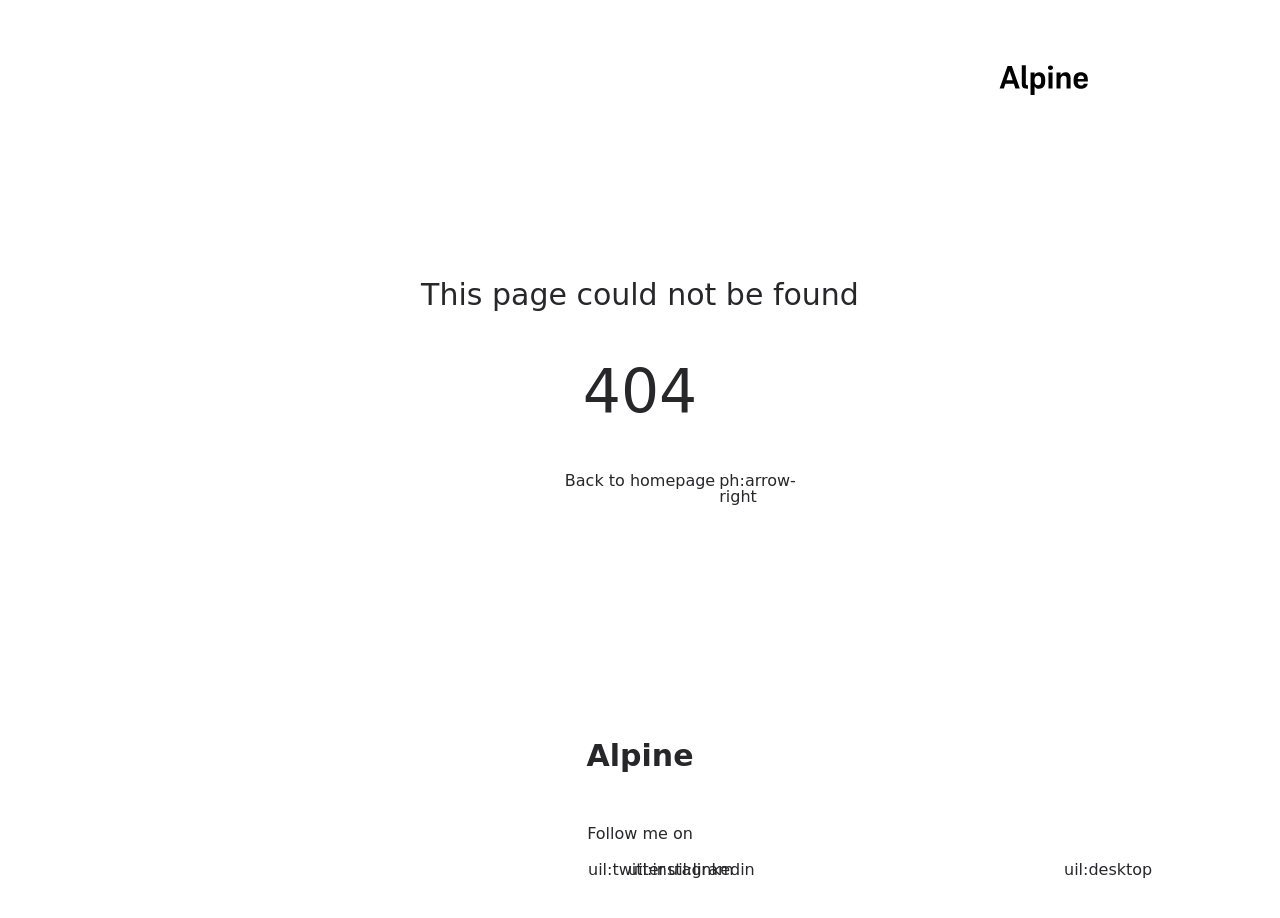
<file: 200.html>
<!DOCTYPE html>
<html lang="en">
<head><meta charset="utf-8">
<meta name="viewport" content="width=device-width, initial-scale=1"><link rel="modulepreload" as="script" crossorigin href="/_nuxt/entry.c427f87a.js"><link rel="preload" as="style" href="/_nuxt/entry.d5bf3c1a.css"><link rel="prefetch" as="style" href="/_nuxt/article.06aa1a19.css"><link rel="prefetch" as="style" href="/_nuxt/ProseA.baee409d.css"><link rel="prefetch" as="script" crossorigin href="/_nuxt/article.81e9794e.js"><link rel="prefetch" as="script" crossorigin href="/_nuxt/ProseA.fb3d78bf.js"><link rel="prefetch" as="script" crossorigin href="/_nuxt/date.824a539b.js"><link rel="prefetch" as="script" crossorigin href="/_nuxt/default.ca3dc832.js"><link rel="prefetch" as="script" crossorigin href="/_nuxt/page.fe231b5c.js"><link rel="prefetch" as="script" crossorigin href="/_nuxt/client-db.7beba409.js"><link rel="prefetch" as="script" crossorigin href="/_nuxt/debug.cc5c56e4.js"><link rel="prefetch" as="style" href="/_nuxt/useStudio.1ad2bf5f.css"><link rel="prefetch" as="script" crossorigin href="/_nuxt/useStudio.126344d0.js"><link rel="prefetch" as="script" crossorigin href="/_nuxt/asyncData.89573d6c.js"><link rel="prefetch" as="style" href="/_nuxt/error-404.47a83e66.css"><link rel="prefetch" as="script" crossorigin href="/_nuxt/error-404.f4086b07.js"><link rel="prefetch" as="style" href="/_nuxt/error-500.534ab3f3.css"><link rel="prefetch" as="script" crossorigin href="/_nuxt/error-500.5460de3d.js"><style id="pinceau-theme">@media { :root {--pinceau-mq: initial; --alpine-readableLine: 68ch;--alpine-backdrop-backgroundColor: #f4f4f5b3;--prose-code-inline-padding: 0.2rem 0.375rem 0.2rem 0.375rem;--prose-code-block-backdropFilter: contrast(1);--prose-code-block-border-style: solid;--prose-code-block-border-width: 1px;--prose-tbody-tr-borderBottom-style: dashed;--prose-tbody-tr-borderBottom-width: 1px;--prose-th-textAlign: inherit;--prose-thead-borderBottom-style: solid;--prose-thead-borderBottom-width: 1px;--prose-thead-border-style: solid;--prose-thead-border-width: 0px;--prose-table-textAlign: start;--prose-hr-width: 1px;--prose-hr-style: solid;--prose-li-listStylePosition: outside;--prose-ol-li-markerColor: currentColor;--prose-ol-paddingInlineStart: 21px;--prose-ol-listStyleType: decimal;--prose-ul-li-markerColor: currentColor;--prose-ul-paddingInlineStart: 21px;--prose-ul-listStyleType: disc;--prose-blockquote-border-style: solid;--prose-blockquote-border-width: 4px;--prose-blockquote-quotes: '201C' '201D' '2018' '2019';--prose-blockquote-paddingInlineStart: 24px;--prose-a-code-color-hover: currentColor;--prose-a-code-color-static: currentColor;--prose-a-hasCode-borderBottom: none;--prose-a-border-distance: 2px;--prose-a-border-color-hover: currentColor;--prose-a-border-color-static: currentColor;--prose-a-border-style-hover: solid;--prose-a-border-style-static: dashed;--prose-a-border-width: 1px;--prose-a-color-static: inherit;--prose-a-textDecoration: none;--prose-h6-margin: 3rem 0 2rem;--prose-h5-margin: 3rem 0 2rem;--prose-h4-margin: 3rem 0 2rem;--prose-h3-margin: 3rem 0 2rem;--prose-h2-margin: 3rem 0 2rem;--prose-h1-margin: 0 0 2rem;--prose-p-fontSize: 18px;--typography-lead-loose: 2;--typography-lead-relaxed: 1.625;--typography-lead-normal: 1.5;--typography-lead-snug: 1.375;--typography-lead-tight: 1.25;--typography-lead-none: 1;--typography-lead-10: 2.5rem;--typography-lead-9: 2.25rem;--typography-lead-8: 2rem;--typography-lead-7: 1.75rem;--typography-lead-6: 1.5rem;--typography-lead-5: 1.25rem;--typography-lead-4: 1rem;--typography-lead-3: .75rem;--typography-lead-2: .5rem;--typography-lead-1: .025rem;--typography-fontWeight-black: 900;--typography-fontWeight-extrabold: 800;--typography-fontWeight-bold: 700;--typography-fontWeight-semibold: 600;--typography-fontWeight-medium: 500;--typography-fontWeight-normal: 400;--typography-fontWeight-light: 300;--typography-fontWeight-extralight: 200;--typography-fontWeight-thin: 100;--typography-fontSize-9xl: 128px;--typography-fontSize-8xl: 96px;--typography-fontSize-7xl: 72px;--typography-fontSize-6xl: 60px;--typography-fontSize-5xl: 48px;--typography-fontSize-4xl: 36px;--typography-fontSize-3xl: 30px;--typography-fontSize-2xl: 24px;--typography-fontSize-xl: 20px;--typography-fontSize-lg: 18px;--typography-fontSize-base: 16px;--typography-fontSize-sm: 14px;--typography-fontSize-xs: 12px;--typography-letterSpacing-wide: 0.025em;--typography-letterSpacing-tight: -0.025em;--typography-verticalMargin-base: 24px;--typography-verticalMargin-sm: 16px;--elements-border-secondary-hover: [object Object];--elements-backdrop-background: #fffc;--elements-backdrop-filter: saturate(200%) blur(20px);--elements-container-maxWidth: 64rem;--lead-loose: 2;--lead-relaxed: 1.625;--lead-normal: 1.5;--lead-snug: 1.375;--lead-tight: 1.25;--lead-none: 1;--lead-10: 2.5rem;--lead-9: 2.25rem;--lead-8: 2rem;--lead-7: 1.75rem;--lead-6: 1.5rem;--lead-5: 1.25rem;--lead-4: 1rem;--lead-3: .75rem;--lead-2: .5rem;--lead-1: .025rem;--letterSpacing-widest: 0.1em;--letterSpacing-wider: 0.05em;--letterSpacing-wide: 0.025em;--letterSpacing-normal: 0em;--letterSpacing-tight: -0.025em;--letterSpacing-tighter: -0.05em;--fontSize-9xl: 8rem;--fontSize-8xl: 6rem;--fontSize-7xl: 4.5rem;--fontSize-6xl: 3.75rem;--fontSize-5xl: 3rem;--fontSize-4xl: 2.25rem;--fontSize-3xl: 1.875rem;--fontSize-2xl: 1.5rem;--fontSize-xl: 1.25rem;--fontSize-lg: 1.125rem;--fontSize-base: 1rem;--fontSize-sm: 0.875rem;--fontSize-xs: 0.75rem;--fontWeight-black: 900;--fontWeight-extrabold: 800;--fontWeight-bold: 700;--fontWeight-semibold: 600;--fontWeight-medium: 500;--fontWeight-normal: 400;--fontWeight-light: 300;--fontWeight-extralight: 200;--fontWeight-thin: 100;--font-mono: ui-monospace, SFMono-Regular, Menlo, Monaco, Consolas, Liberation Mono, Courier New, monospace;--font-serif: ui-serif, Georgia, Cambria, Times New Roman, Times, serif;--font-sans: ui-sans-serif, system-ui, -apple-system, BlinkMacSystemFont, Segoe UI, Roboto, Helvetica Neue, Arial, Noto Sans, sans-serif, Apple Color Emoji, Segoe UI Emoji, Segoe UI Symbol, Noto Color Emoji;--opacity-total: 1;--opacity-high: 0.8;--opacity-medium: 0.5;--opacity-soft: 0.3;--opacity-light: 0.15;--opacity-bright: 0.1;--opacity-noOpacity: 0;--borderWidth-lg: 3px;--borderWidth-md: 2px;--borderWidth-sm: 1px;--borderWidth-noBorder: 0;--space-rem-875: 0.875rem;--space-rem-625: 0.625rem;--space-rem-375: 0.375rem;--space-rem-125: 0.125rem;--space-px: 1px;--space-128: 32rem;--space-96: 24rem;--space-80: 20rem;--space-72: 18rem;--space-64: 16rem;--space-60: 15rem;--space-56: 14rem;--space-52: 13rem;--space-48: 12rem;--space-44: 11rem;--space-40: 10rem;--space-36: 9rem;--space-32: 8rem;--space-28: 7rem;--space-24: 6rem;--space-20: 5rem;--space-16: 4rem;--space-14: 3.5rem;--space-12: 3rem;--space-11: 2.75rem;--space-10: 2.5rem;--space-9: 2.25rem;--space-8: 2rem;--space-7: 1.75rem;--space-6: 1.5rem;--space-5: 1.25rem;--space-4: 1rem;--space-3: 0.75rem;--space-2: 0.5rem;--space-1: 0.25rem;--space-0: 0px;--size-full: 100%;--size-7xl: 80rem;--size-6xl: 72rem;--size-5xl: 64rem;--size-4xl: 56rem;--size-3xl: 48rem;--size-2xl: 42rem;--size-xl: 36rem;--size-lg: 32rem;--size-md: 28rem;--size-sm: 24rem;--size-xs: 20rem;--size-200: 200px;--size-104: 104px;--size-80: 80px;--size-64: 64px;--size-56: 56px;--size-48: 48px;--size-40: 40px;--size-32: 32px;--size-24: 24px;--size-20: 20px;--size-16: 16px;--size-12: 12px;--size-8: 8px;--size-6: 6px;--size-4: 4px;--size-2: 2px;--size-0: 0px;--radii-full: 9999px;--radii-3xl: 1.75rem;--radii-2xl: 1.5rem;--radii-xl: 1rem;--radii-lg: 0.75rem;--radii-md: 0.5rem;--radii-sm: 0.375rem;--radii-xs: 0.25rem;--radii-2xs: 0.125rem;--radii-none: 0px;--shadow-none: 0px 0px 0px 0px transparent;--shadow-lg: 0px 10px 15px -3px #000000, 0px 4px 6px -4px #000000;--shadow-md: 0px 4px 6px -1px #000000, 0px 2px 4px -2px #000000;--shadow-sm: 0px 1px 3px 0px #000000, 0px 1px 2px -1px #000000;--shadow-xs: 0px 1px 2px 0px #000000;--height-screen: 100vh;--width-screen: 100vw;--color-primary-900: #002e38;--color-primary-800: #005c70;--color-primary-700: #008aa9;--color-primary-600: #00b9e1;--color-primary-500: #1ad6ff;--color-primary-400: #40ddff;--color-primary-300: #66e4ff;--color-primary-200: #8deaff;--color-primary-100: #b3f1ff;--color-primary-50: #d9f8ff;--color-ruby-900: #380011;--color-ruby-800: #700021;--color-ruby-700: #a90032;--color-ruby-600: #e10043;--color-ruby-500: #ff1a5e;--color-ruby-400: #ff4079;--color-ruby-300: #ff6694;--color-ruby-200: #ff8dae;--color-ruby-100: #ffb3c9;--color-ruby-50: #ffd9e4;--color-pink-900: #380025;--color-pink-800: #70004b;--color-pink-700: #a90070;--color-pink-600: #e10095;--color-pink-500: #ff1ab2;--color-pink-400: #ff40bf;--color-pink-300: #ff66cc;--color-pink-200: #ff8dd8;--color-pink-100: #ffb3e5;--color-pink-50: #ffd9f2;--color-purple-900: #190038;--color-purple-800: #330070;--color-purple-700: #4c00a9;--color-purple-600: #6500e1;--color-purple-500: #811aff;--color-purple-400: #9640ff;--color-purple-300: #ab66ff;--color-purple-200: #c08dff;--color-purple-100: #d5b3ff;--color-purple-50: #ead9ff;--color-royalblue-900: #0b0531;--color-royalblue-800: #160a62;--color-royalblue-700: #211093;--color-royalblue-600: #2c15c4;--color-royalblue-500: #4127e8;--color-royalblue-400: #614bec;--color-royalblue-300: #806ff0;--color-royalblue-200: #a093f3;--color-royalblue-100: #c0b7f7;--color-royalblue-50: #dfdbfb;--color-indigoblue-900: #001238;--color-indigoblue-800: #002370;--color-indigoblue-700: #0035a9;--color-indigoblue-600: #0047e1;--color-indigoblue-500: #1a62ff;--color-indigoblue-400: #407cff;--color-indigoblue-300: #6696ff;--color-indigoblue-200: #8db0ff;--color-indigoblue-100: #b3cbff;--color-indigoblue-50: #d9e5ff;--color-blue-900: #002438;--color-blue-800: #004870;--color-blue-700: #006ca9;--color-blue-600: #0090e1;--color-blue-500: #1aadff;--color-blue-400: #40bbff;--color-blue-300: #66c8ff;--color-blue-200: #8dd6ff;--color-blue-100: #b3e4ff;--color-blue-50: #d9f1ff;--color-lightblue-900: #002e38;--color-lightblue-800: #005c70;--color-lightblue-700: #008aa9;--color-lightblue-600: #00b9e1;--color-lightblue-500: #1ad6ff;--color-lightblue-400: #40ddff;--color-lightblue-300: #66e4ff;--color-lightblue-200: #8deaff;--color-lightblue-100: #b3f1ff;--color-lightblue-50: #d9f8ff;--color-teal-900: #062a28;--color-teal-800: #0b544f;--color-teal-700: #117d77;--color-teal-600: #16a79e;--color-teal-500: #1cd1c6;--color-teal-400: #36e4da;--color-teal-300: #5fe9e1;--color-teal-200: #87efe9;--color-teal-100: #aff4f0;--color-teal-50: #d7faf8;--color-pear-900: #2a2b09;--color-pear-800: #545512;--color-pear-700: #7e801b;--color-pear-600: #a8aa24;--color-pear-500: #d0d32f;--color-pear-400: #d8da52;--color-pear-300: #e0e274;--color-pear-200: #e8e997;--color-pear-100: #eff0ba;--color-pear-50: #f7f8dc;--color-red-900: #380300;--color-red-800: #700700;--color-red-700: #a90a00;--color-red-600: #e10e00;--color-red-500: #ff281a;--color-red-400: #ff4c40;--color-red-300: #ff7066;--color-red-200: #ff948d;--color-red-100: #ffb7b3;--color-red-50: #ffdbd9;--color-orange-900: #381800;--color-orange-800: #702f00;--color-orange-700: #a94700;--color-orange-600: #e15e00;--color-orange-500: #ff7a1a;--color-orange-400: #ff9040;--color-orange-300: #ffa666;--color-orange-200: #ffbd8d;--color-orange-100: #ffd3b3;--color-orange-50: #ffe9d9;--color-yellow-900: #362b03;--color-yellow-800: #6d5605;--color-yellow-700: #a38108;--color-yellow-600: #daac0a;--color-yellow-500: #f5c828;--color-yellow-400: #f7d14c;--color-yellow-300: #f8da70;--color-yellow-200: #fae393;--color-yellow-100: #fcedb7;--color-yellow-50: #fdf6db;--color-green-900: #003f25;--color-green-800: #005e38;--color-green-700: #007e4a;--color-green-600: #009d5d;--color-green-500: #00bd6f;--color-green-400: #00dc82;--color-green-300: #30ffaa;--color-green-200: #83ffcc;--color-green-100: #acffdd;--color-green-50: #d6ffee;--color-gray-900: #18181B;--color-gray-800: #27272A;--color-gray-700: #3f3f46;--color-gray-600: #52525B;--color-gray-500: #71717A;--color-gray-400: #a1a1aa;--color-gray-300: #D4d4d8;--color-gray-200: #e4e4e7;--color-gray-100: #f4f4f5;--color-gray-50: #fafafa;--color-black: #0c0c0d;--color-white: #FFFFFF;--media-portrait: only screen and (orientation: portrait);--media-landscape: only screen and (orientation: landscape);--media-rm: (prefers-reduced-motion: reduce);--media-2xl: (min-width: 1536px);--media-xl: (min-width: 1280px);--media-lg: (min-width: 1024px);--media-md: (min-width: 768px);--media-sm: (min-width: 640px);--media-xs: (min-width: 475px);--alpine-body-color: var(--color-gray-800);--alpine-body-backgroundColor: var(--color-white);--prose-code-inline-fontWeight: var(--typography-fontWeight-normal);--prose-code-inline-fontSize: var(--typography-fontSize-sm);--prose-code-inline-borderRadius: var(--radii-xs);--prose-code-block-pre-padding: var(--typography-verticalMargin-sm);--prose-code-block-margin: var(--typography-verticalMargin-base) 0;--prose-code-block-fontSize: var(--typography-fontSize-sm);--prose-tbody-code-inline-fontSize: var(--typography-fontSize-sm);--prose-tbody-td-padding: var(--typography-verticalMargin-sm);--prose-th-fontWeight: var(--typography-fontWeight-semibold);--prose-th-padding: 0 var(--typography-verticalMargin-sm) var(--typography-verticalMargin-sm) var(--typography-verticalMargin-sm);--prose-table-lineHeight: var(--typography-lead-6);--prose-table-fontSize: var(--typography-fontSize-sm);--prose-table-margin: var(--typography-verticalMargin-base) 0;--prose-hr-margin: var(--typography-verticalMargin-base) 0;--prose-li-margin: var(--typography-verticalMargin-sm) 0;--prose-ol-margin: var(--typography-verticalMargin-base) 0;--prose-ul-margin: var(--typography-verticalMargin-base) 0;--prose-blockquote-margin: var(--typography-verticalMargin-base) 0;--prose-a-code-border-style: var(--prose-a-border-style-static);--prose-a-code-border-width: var(--prose-a-border-width);--prose-a-fontWeight: var(--typography-fontWeight-medium);--prose-img-margin: var(--typography-verticalMargin-base) 0;--prose-strong-fontWeight: var(--typography-fontWeight-semibold);--prose-h6-iconSize: var(--typography-fontSize-base);--prose-h6-fontWeight: var(--typography-fontWeight-semibold);--prose-h6-lineHeight: var(--typography-lead-normal);--prose-h6-fontSize: var(--typography-fontSize-lg);--prose-h5-iconSize: var(--typography-fontSize-lg);--prose-h5-fontWeight: var(--typography-fontWeight-semibold);--prose-h5-lineHeight: var(--typography-lead-snug);--prose-h5-fontSize: var(--typography-fontSize-xl);--prose-h4-iconSize: var(--typography-fontSize-lg);--prose-h4-letterSpacing: var(--typography-letterSpacing-tight);--prose-h4-fontWeight: var(--typography-fontWeight-semibold);--prose-h4-lineHeight: var(--typography-lead-snug);--prose-h4-fontSize: var(--typography-fontSize-2xl);--prose-h3-iconSize: var(--typography-fontSize-xl);--prose-h3-letterSpacing: var(--typography-letterSpacing-tight);--prose-h3-fontWeight: var(--typography-fontWeight-semibold);--prose-h3-lineHeight: var(--typography-lead-snug);--prose-h3-fontSize: var(--typography-fontSize-3xl);--prose-h2-iconSize: var(--typography-fontSize-2xl);--prose-h2-letterSpacing: var(--typography-letterSpacing-tight);--prose-h2-fontWeight: var(--typography-fontWeight-semibold);--prose-h2-lineHeight: var(--typography-lead-tight);--prose-h2-fontSize: var(--typography-fontSize-4xl);--prose-h1-iconSize: var(--typography-fontSize-3xl);--prose-h1-letterSpacing: var(--typography-letterSpacing-tight);--prose-h1-fontWeight: var(--typography-fontWeight-bold);--prose-h1-lineHeight: var(--typography-lead-tight);--prose-h1-fontSize: var(--typography-fontSize-5xl);--prose-p-br-margin: var(--typography-verticalMargin-base) 0 0 0;--prose-p-margin: var(--typography-verticalMargin-base) 0;--prose-p-lineHeight: var(--typography-lead-normal);--typography-color-primary-900: var(--color-primary-900);--typography-color-primary-800: var(--color-primary-800);--typography-color-primary-700: var(--color-primary-700);--typography-color-primary-600: var(--color-primary-600);--typography-color-primary-500: var(--color-primary-500);--typography-color-primary-400: var(--color-primary-400);--typography-color-primary-300: var(--color-primary-300);--typography-color-primary-200: var(--color-primary-200);--typography-color-primary-100: var(--color-primary-100);--typography-color-primary-50: var(--color-primary-50);--typography-font-code: var(--font-mono);--typography-font-body: var(--font-sans);--typography-font-display: var(--font-sans);--typography-body-backgroundColor: var(--color-white);--typography-body-color: var(--color-black);--elements-state-danger-borderColor-secondary: var(--color-red-200);--elements-state-danger-borderColor-primary: var(--color-red-100);--elements-state-danger-backgroundColor-secondary: var(--color-red-100);--elements-state-danger-backgroundColor-primary: var(--color-red-50);--elements-state-danger-color-secondary: var(--color-red-600);--elements-state-danger-color-primary: var(--color-red-500);--elements-state-warning-borderColor-secondary: var(--color-yellow-200);--elements-state-warning-borderColor-primary: var(--color-yellow-100);--elements-state-warning-backgroundColor-secondary: var(--color-yellow-100);--elements-state-warning-backgroundColor-primary: var(--color-yellow-50);--elements-state-warning-color-secondary: var(--color-yellow-700);--elements-state-warning-color-primary: var(--color-yellow-600);--elements-state-success-borderColor-secondary: var(--color-green-200);--elements-state-success-borderColor-primary: var(--color-green-100);--elements-state-success-backgroundColor-secondary: var(--color-green-100);--elements-state-success-backgroundColor-primary: var(--color-green-50);--elements-state-success-color-secondary: var(--color-green-600);--elements-state-success-color-primary: var(--color-green-500);--elements-state-info-borderColor-secondary: var(--color-blue-200);--elements-state-info-borderColor-primary: var(--color-blue-100);--elements-state-info-backgroundColor-secondary: var(--color-blue-100);--elements-state-info-backgroundColor-primary: var(--color-blue-50);--elements-state-info-color-secondary: var(--color-blue-600);--elements-state-info-color-primary: var(--color-blue-500);--elements-state-primary-borderColor-secondary: var(--color-primary-200);--elements-state-primary-borderColor-primary: var(--color-primary-100);--elements-state-primary-backgroundColor-secondary: var(--color-primary-100);--elements-state-primary-backgroundColor-primary: var(--color-primary-50);--elements-state-primary-color-secondary: var(--color-primary-700);--elements-state-primary-color-primary: var(--color-primary-600);--elements-surface-secondary-backgroundColor: var(--color-gray-200);--elements-surface-primary-backgroundColor: var(--color-gray-100);--elements-surface-background-base: var(--color-gray-100);--elements-border-secondary-static: var(--color-gray-200);--elements-border-primary-hover: var(--color-gray-200);--elements-border-primary-static: var(--color-gray-100);--elements-container-padding-md: var(--space-16);--elements-container-padding-sm: var(--space-12);--elements-container-padding-xs: var(--space-8);--elements-container-padding-mobile: var(--space-6);--elements-text-secondary-color-hover: var(--color-gray-700);--elements-text-secondary-color-static: var(--color-gray-500);--elements-text-primary-color-static: var(--color-gray-900);--text-6xl-lineHeight: var(--lead-none);--text-6xl-fontSize: var(--fontSize-6xl);--text-5xl-lineHeight: var(--lead-none);--text-5xl-fontSize: var(--fontSize-5xl);--text-4xl-lineHeight: var(--lead-10);--text-4xl-fontSize: var(--fontSize-4xl);--text-3xl-lineHeight: var(--lead-9);--text-3xl-fontSize: var(--fontSize-3xl);--text-2xl-lineHeight: var(--lead-8);--text-2xl-fontSize: var(--fontSize-2xl);--text-xl-lineHeight: var(--lead-7);--text-xl-fontSize: var(--fontSize-xl);--text-lg-lineHeight: var(--lead-7);--text-lg-fontSize: var(--fontSize-lg);--text-base-lineHeight: var(--lead-6);--text-base-fontSize: var(--fontSize-base);--text-sm-lineHeight: var(--lead-5);--text-sm-fontSize: var(--fontSize-sm);--text-xs-lineHeight: var(--lead-4);--text-xs-fontSize: var(--fontSize-xs);--shadow-2xl: 0px 25px 50px -12px var(--color-gray-900);--shadow-xl: 0px 20px 25px -5px var(--color-gray-400), 0px 8px 10px -6px #000000;--color-secondary-900: var(--color-gray-900);--color-secondary-800: var(--color-gray-800);--color-secondary-700: var(--color-gray-700);--color-secondary-600: var(--color-gray-600);--color-secondary-500: var(--color-gray-500);--color-secondary-400: var(--color-gray-400);--color-secondary-300: var(--color-gray-300);--color-secondary-200: var(--color-gray-200);--color-secondary-100: var(--color-gray-100);--color-secondary-50: var(--color-gray-50);--prose-a-code-background-hover: var(--typography-color-primary-50);--prose-a-code-border-color-hover: var(--typography-color-primary-500);--prose-a-color-hover: var(--typography-color-primary-500);--typography-color-secondary-900: var(--color-secondary-900);--typography-color-secondary-800: var(--color-secondary-800);--typography-color-secondary-700: var(--color-secondary-700);--typography-color-secondary-600: var(--color-secondary-600);--typography-color-secondary-500: var(--color-secondary-500);--typography-color-secondary-400: var(--color-secondary-400);--typography-color-secondary-300: var(--color-secondary-300);--typography-color-secondary-200: var(--color-secondary-200);--typography-color-secondary-100: var(--color-secondary-100);--typography-color-secondary-50: var(--color-secondary-50);--prose-code-inline-backgroundColor: var(--typography-color-secondary-100);--prose-code-inline-color: var(--typography-color-secondary-700);--prose-code-block-backgroundColor: var(--typography-color-secondary-100);--prose-code-block-color: var(--typography-color-secondary-700);--prose-code-block-border-color: var(--typography-color-secondary-200);--prose-tbody-tr-borderBottom-color: var(--typography-color-secondary-200);--prose-th-color: var(--typography-color-secondary-600);--prose-thead-borderBottom-color: var(--typography-color-secondary-200);--prose-thead-border-color: var(--typography-color-secondary-300);--prose-hr-color: var(--typography-color-secondary-200);--prose-blockquote-border-color: var(--typography-color-secondary-200);--prose-blockquote-color: var(--typography-color-secondary-500);--prose-a-code-border-color-static: var(--typography-color-secondary-400); } }@media { :root.dark {--pinceau-mq: dark; --alpine-backdrop-backgroundColor: #18181bb3;--prose-code-block-backdropFilter: contrast(1);--prose-ol-li-markerColor: currentColor;--prose-ul-li-markerColor: currentColor;--prose-a-code-color-hover: currentColor;--prose-a-code-color-static: currentColor;--prose-a-border-color-hover: currentColor;--prose-a-border-color-static: currentColor;--prose-a-color-static: inherit;--elements-backdrop-background: #0c0d0ccc;--alpine-body-color: var(--color-gray-200);--alpine-body-backgroundColor: var(--color-black);--typography-body-backgroundColor: var(--color-black);--typography-body-color: var(--color-white);--elements-state-danger-borderColor-secondary: var(--color-red-700);--elements-state-danger-borderColor-primary: var(--color-red-800);--elements-state-danger-backgroundColor-secondary: var(--color-red-800);--elements-state-danger-backgroundColor-primary: var(--color-red-900);--elements-state-danger-color-secondary: var(--color-red-200);--elements-state-danger-color-primary: var(--color-red-300);--elements-state-warning-borderColor-secondary: var(--color-yellow-700);--elements-state-warning-borderColor-primary: var(--color-yellow-800);--elements-state-warning-backgroundColor-secondary: var(--color-yellow-800);--elements-state-warning-backgroundColor-primary: var(--color-yellow-900);--elements-state-warning-color-secondary: var(--color-yellow-200);--elements-state-warning-color-primary: var(--color-yellow-400);--elements-state-success-borderColor-secondary: var(--color-green-700);--elements-state-success-borderColor-primary: var(--color-green-800);--elements-state-success-backgroundColor-secondary: var(--color-green-800);--elements-state-success-backgroundColor-primary: var(--color-green-900);--elements-state-success-color-secondary: var(--color-green-200);--elements-state-success-color-primary: var(--color-green-400);--elements-state-info-borderColor-secondary: var(--color-blue-700);--elements-state-info-borderColor-primary: var(--color-blue-800);--elements-state-info-backgroundColor-secondary: var(--color-blue-800);--elements-state-info-backgroundColor-primary: var(--color-blue-900);--elements-state-info-color-secondary: var(--color-blue-200);--elements-state-info-color-primary: var(--color-blue-400);--elements-state-primary-borderColor-secondary: var(--color-primary-700);--elements-state-primary-borderColor-primary: var(--color-primary-800);--elements-state-primary-backgroundColor-secondary: var(--color-primary-800);--elements-state-primary-backgroundColor-primary: var(--color-primary-900);--elements-state-primary-color-secondary: var(--color-primary-200);--elements-state-primary-color-primary: var(--color-primary-400);--elements-surface-secondary-backgroundColor: var(--color-gray-800);--elements-surface-primary-backgroundColor: var(--color-gray-900);--elements-surface-background-base: var(--color-gray-900);--elements-border-secondary-static: var(--color-gray-800);--elements-border-primary-hover: var(--color-gray-800);--elements-border-primary-static: var(--color-gray-900);--elements-text-secondary-color-hover: var(--color-gray-200);--elements-text-secondary-color-static: var(--color-gray-400);--elements-text-primary-color-static: var(--color-gray-50);--prose-a-code-background-hover: var(--typography-color-primary-900);--prose-a-code-border-color-hover: var(--typography-color-primary-600);--prose-a-color-hover: var(--typography-color-primary-400);--prose-code-inline-backgroundColor: var(--typography-color-secondary-800);--prose-code-inline-color: var(--typography-color-secondary-200);--prose-code-block-backgroundColor: var(--typography-color-secondary-900);--prose-code-block-color: var(--typography-color-secondary-200);--prose-code-block-border-color: var(--typography-color-secondary-800);--prose-tbody-tr-borderBottom-color: var(--typography-color-secondary-800);--prose-th-color: var(--typography-color-secondary-400);--prose-thead-borderBottom-color: var(--typography-color-secondary-800);--prose-thead-border-color: var(--typography-color-secondary-600);--prose-hr-color: var(--typography-color-secondary-800);--prose-blockquote-border-color: var(--typography-color-secondary-700);--prose-blockquote-color: var(--typography-color-secondary-400);--prose-a-code-border-color-static: var(--typography-color-secondary-600); } }</style><style id="pinceau-runtime-hydratable">undefined</style><link rel="stylesheet" href="/_nuxt/entry.d5bf3c1a.css"><script>"use strict";(()=>{const a=window,e=document.documentElement,m=["dark","light"],c=window.localStorage.getItem("nuxt-color-mode")||"system";let n=c==="system"?f():c;const l=e.getAttribute("data-color-mode-forced");l&&(n=l),i(n),a["__NUXT_COLOR_MODE__"]={preference:c,value:n,getColorScheme:f,addColorScheme:i,removeColorScheme:d};function i(o){const t=""+o+"",s="";e.classList?e.classList.add(t):e.className+=" "+t,s&&e.setAttribute("data-"+s,o)}function d(o){const t=""+o+"",s="";e.classList?e.classList.remove(t):e.className=e.className.replace(new RegExp(t,"g"),""),s&&e.removeAttribute("data-"+s)}function r(o){return a.matchMedia("(prefers-color-scheme"+o+")")}function f(){if(a.matchMedia&&r("").media!=="not all"){for(const o of m)if(r(":"+o).matches)return o}return"light"}})();
</script></head>
<body ><div id="__nuxt"><svg class="nuxt-spa-loading" xmlns="http://www.w3.org/2000/svg" viewBox="0 0 37 25" fill="none" width="80"><path d="M24.236 22.006h10.742L25.563 5.822l-8.979 14.31a4 4 0 0 1-3.388 1.874H2.978l11.631-20 5.897 10.567"></path></svg><style>.nuxt-spa-loading{position:fixed;top:50%;left:50%;transform:translate(-50%, -50%)}.nuxt-spa-loading>path{fill:none;stroke:#00DC82;stroke-width:4px;stroke-linecap:round;stroke-linejoin:round;stroke-dasharray:128;stroke-dashoffset:128;animation:nuxt-spa-loading-move 3s linear infinite}@keyframes nuxt-spa-loading-move{100%{stroke-dashoffset:-128}}</style></div><script type="application/json" id="__NUXT_DATA__" data-ssr="false">[{"_errors":1,"serverRendered":2,"data":3,"state":4},{},false,{},{}]</script><script>window.__NUXT__={};window.__NUXT__.config={public:{FORMSPREE_URL:"",plausible:{hashMode:false,trackLocalhost:false,domain:"",apiHost:"https://plausible.io",autoPageviews:true,autoOutboundTracking:false},studio:{apiURL:"https://api.nuxt.studio"},content:{locales:[],defaultLocale:"",integrity:1688730677128,experimental:{stripQueryParameters:false,clientDB:false},api:{baseURL:"/api/_content"},navigation:{fields:["navTitle","layout"]},tags:{p:"prose-p",a:"prose-a",blockquote:"prose-blockquote","code-inline":"prose-code-inline",code:"prose-code",em:"prose-em",h1:"prose-h1",h2:"prose-h2",h3:"prose-h3",h4:"prose-h4",h5:"prose-h5",h6:"prose-h6",hr:"prose-hr",img:"prose-img",ul:"prose-ul",ol:"prose-ol",li:"prose-li",strong:"prose-strong",table:"prose-table",thead:"prose-thead",tbody:"prose-tbody",td:"prose-td",th:"prose-th",tr:"prose-tr"},highlight:{theme:{default:"github-light",dark:"github-dark"},preload:["json","js","ts","html","css","vue","diff","shell","markdown","yaml","bash","ini","c","cpp"]},wsUrl:"",documentDriven:{page:true,navigation:true,surround:true,globals:{},layoutFallbacks:["theme"],injectPage:true},host:"",trailingSlash:false,anchorLinks:{depth:4,exclude:[1]}}},app:{baseURL:"/",buildAssetsDir:"/_nuxt/",cdnURL:""}}</script><script type="module" src="/_nuxt/entry.c427f87a.js" crossorigin></script></body>
</html>
</file>
<file: _nuxt/entry.d5bf3c1a.css>
body{background-color:var(--alpine-body-backgroundColor);color:var(--alpine-body-color)}.light-img{display:block}.dark-img{display:none}@media (prefers-color-scheme:dark){html:not(.light) .dark-img{display:block}html:not(.light) .light-img{display:none}}html.dark .dark-img{display:block}html.dark .light-img{display:none}html{-webkit-font-smoothing:antialiased;-moz-osx-font-smoothing:grayscale}.sr-only{clip:rect(0,0,0,0)!important;border:0!important;height:1px!important;margin:-1px!important;overflow:hidden!important;padding:0!important;position:absolute!important;white-space:nowrap!important;width:1px!important}*,:after,:before{border:0 solid #e5e7eb;box-sizing:border-box}html{-webkit-text-size-adjust:100%;font-family:ui-sans-serif,system-ui,-apple-system,BlinkMacSystemFont,Segoe UI,Roboto,Helvetica Neue,Arial,Noto Sans,sans-serif,Apple Color Emoji,Segoe UI Emoji,Segoe UI Symbol,Noto Color Emoji;line-height:1.5;-moz-tab-size:4;-o-tab-size:4;tab-size:4}body{line-height:inherit;margin:0}hr{border-top-width:1px;color:inherit;height:0}abbr:where([title]){-webkit-text-decoration:underline dotted;text-decoration:underline dotted}h1,h2,h3,h4,h5,h6{font-size:inherit;font-weight:inherit}a{color:inherit;text-decoration:inherit}b,strong{font-weight:bolder}code,kbd,pre,samp{font-family:ui-monospace,SFMono-Regular,Menlo,Monaco,Consolas,Liberation Mono,Courier New,monospace;font-size:1em}small{font-size:80%}sub,sup{font-size:75%;line-height:0;position:relative;vertical-align:baseline}sub{bottom:-.25em}sup{top:-.5em}table{border-collapse:collapse;border-color:inherit;text-indent:0}button,input,optgroup,select,textarea{color:inherit;font-family:inherit;font-size:100%;font-weight:inherit;line-height:inherit;margin:0;padding:0}button,select{text-transform:none}[type=button],[type=reset],[type=submit],button{-webkit-appearance:button;background-color:transparent;background-image:none}:-moz-focusring{outline:auto}:-moz-ui-invalid{box-shadow:none}progress{vertical-align:baseline}::-webkit-inner-spin-button,::-webkit-outer-spin-button{height:auto}[type=search]{-webkit-appearance:textfield;outline-offset:-2px}::-webkit-search-decoration{-webkit-appearance:none}::-webkit-file-upload-button{-webkit-appearance:button;font:inherit}summary{display:list-item}blockquote,dd,dl,figure,h1,h2,h3,h4,h5,h6,hr,p,pre{margin:0}fieldset{margin:0}fieldset,legend{padding:0}menu,ol,ul{list-style:none;margin:0;padding:0}textarea{resize:vertical}input::-moz-placeholder,textarea::-moz-placeholder{color:#9ca3af;opacity:1}input::placeholder,textarea::placeholder{color:#9ca3af;opacity:1}[role=button],button{cursor:pointer}:disabled{cursor:default}audio,canvas,embed,iframe,img,object,svg,video{display:block;vertical-align:middle}img,video{height:auto;max-width:100%}[hidden]{display:none}.nuxt-progress{background:repeating-linear-gradient(90deg,#00dc82 0,#34cdfe 50%,#0047e1);left:0;opacity:1;position:fixed;right:0;top:0;transition:width .1s,height .4s,opacity .4s;width:0;z-index:999999}nav ul[data-v-47e45ff0]{display:flex;flex-direction:column;gap:var(--space-4);justify-content:center;width:100%}@media (min-width:640px){nav ul[data-v-47e45ff0]{flex-direction:row;gap:var(--space-8)}}nav ul a[data-v-47e45ff0]{position:relative}nav ul a.router-link-active[data-v-47e45ff0]{color:var(--color-primary-500)}nav ul a .underline-fx[data-v-47e45ff0]{background-color:currentColor;bottom:-4px;height:1px;position:absolute;transition:width .2s ease-in-out;width:0}a[data-v-47e45ff0]:hover :is(nav ul a .underline-fx):is(nav ul a .underline-fx){width:100%}header[data-v-ebfd1e7c]{--header-padding:var(--space-16);--logo-height:var(--space-8);align-items:center;display:grid;gap:var(--space-4);grid-template-columns:repeat(12,minmax(0,1fr));padding-bottom:var(--header-padding);padding-top:var(--header-padding);position:relative}header .menu[data-v-ebfd1e7c]{display:flex;position:absolute}header .menu[data-v-ebfd1e7c] :hover{color:var(--color-primary-500)}.left[data-v-ebfd1e7c] :is(header .menu):is(header .menu){right:0}@media (min-width:640px){header .menu[data-v-ebfd1e7c]{display:none}}header .overlay[data-v-ebfd1e7c]{-webkit-backdrop-filter:blur(20px);backdrop-filter:blur(20px);background-color:var(--alpine-backdrop-backgroundColor);border:1px solid var(--color-gray-200);border-radius:var(--radii-md);font-size:var(--text-lg-fontSize);font-weight:var(--fontWeight-medium);line-height:var(--text-lg-lineHeight);padding:var(--space-6);padding-right:var(--space-24);perspective:2000px;position:absolute;top:calc(var(--header-padding) + var(--logo-height) + var(--space-2));transform-origin:top;transition:all .25s;will-change:opacity,transform}header .overlay[data-v-ebfd1e7c]:not(.show){opacity:0;transform:translateY(-10px) rotateY(-8deg) rotateX(-20deg)}.left[data-v-ebfd1e7c] :is(header .overlay:not(.show)):is(header .overlay:not(.show)){transform:translateY(-10px) rotateY(8deg) rotateX(-20deg)}header .overlay[data-v-ebfd1e7c]:not(.show){pointer-events:none}.left[data-v-ebfd1e7c] :is(header .overlay):is(header .overlay){padding:var(--space-6);padding-left:var(--space-16);right:0;text-align:right}@media (min-width:640px){header .overlay[data-v-ebfd1e7c]{display:none}}:root.dark header .overlay[data-v-ebfd1e7c]{border-color:var(--color-gray-800)}header .logo[data-v-ebfd1e7c]{display:flex;grid-column:span 12/span 12;height:var(--logo-height)}header .logo a[data-v-ebfd1e7c]{display:flex}.center[data-v-ebfd1e7c] :is(header .logo):is(header .logo){grid-column:span 12/span 12;justify-content:center}.right[data-v-ebfd1e7c] :is(header .logo):is(header .logo){justify-content:flex-end}@media (min-width:640px){header .logo[data-v-ebfd1e7c]{grid-column:span 4/span 4;grid-column-start:auto}.right[data-v-ebfd1e7c] :is(header .logo):is(header .logo){order:2}}header .logo .fallback[data-v-ebfd1e7c]{font-size:var(--text-2xl-fontSize);font-weight:var(--fontWeight-semibold);line-height:var(--text-2xl-lineHeight)}header .main-nav[data-v-ebfd1e7c]{display:none}@media (min-width:640px){header .main-nav[data-v-ebfd1e7c]{display:flex;font-size:var(--text-xl-fontSize);font-weight:var(--fontWeight-medium);grid-column:span 8/span 8;line-height:var(--text-xl-lineHeight)}.center[data-v-ebfd1e7c] :is(header .main-nav):is(header .main-nav){grid-column:span 12/span 12;justify-content:center}.right[data-v-ebfd1e7c] :is(header .main-nav):is(header .main-nav){justify-content:flex-start}.left[data-v-ebfd1e7c] :is(header .main-nav):is(header .main-nav){justify-content:flex-end}}.icon[data-v-121c6e7d]{display:inline-block;vertical-align:middle}a[data-v-ddf2f94a]{--social-icon-size:24px;display:flex;height:24px;height:var(--social-icon-size);width:24px;width:var(--social-icon-size)}a[data-v-ddf2f94a] :hover{color:var(--color-primary-500)}a svg[data-v-ddf2f94a]{height:100%;width:100%}button[data-v-693a1e33]{--color-mode-switcher-size:24px;display:flex;height:24px;height:var(--color-mode-switcher-size);width:24px;width:var(--color-mode-switcher-size)}button[data-v-693a1e33] :hover{color:var(--color-primary-500)}button svg[data-v-693a1e33]{height:100%;width:100%}footer[data-v-d63b5c07]{align-items:center;display:flex;flex-direction:column;margin-top:var(--space-24);padding-bottom:var(--space-8);padding-top:var(--space-8)}footer.left[data-v-d63b5c07]{align-items:flex-start}footer.right[data-v-d63b5c07]{align-items:flex-end}@media (min-width:768px){footer[data-v-d63b5c07]{min-height:var(--space-36)}}footer .credits[data-v-d63b5c07]{font-size:var(--text-3xl-fontSize);font-weight:var(--fontWeight-bold);line-height:var(--text-3xl-lineHeight);margin-bottom:var(--space-4)}footer .navigation[data-v-d63b5c07]{display:none}@media (min-width:640px){footer .navigation[data-v-d63b5c07]{display:flex;font-size:var(--text-base-fontSize);font-weight:var(--fontWeight-medium);line-height:var(--text-base-lineHeight);margin-bottom:var(--space-8)}}footer .message[data-v-d63b5c07]{margin-bottom:var(--space-4);text-align:center}footer .icons[data-v-d63b5c07]{display:grid;gap:var(--space-4);grid-template-columns:repeat(12,minmax(0,1fr));width:100%}.left[data-v-d63b5c07] :is(footer .icons):is(footer .icons){align-items:center;display:flex;justify-content:space-between}.right[data-v-d63b5c07] :is(footer .icons):is(footer .icons){align-items:center;display:flex;flex-direction:row-reverse;justify-content:space-between}footer .icons .social[data-v-d63b5c07]{display:flex;gap:var(--space-4);grid-column:span 12/span 12;justify-content:center}@media (min-width:475px){footer .icons .social[data-v-d63b5c07]{grid-column:span 4/span 4;grid-column-start:5}}footer .icons .color-mode-switch[data-v-d63b5c07]{display:flex;grid-column:span 12/span 12;justify-content:center}@media (min-width:475px){footer .icons .color-mode-switch[data-v-d63b5c07]{grid-column:span 2/span 2;grid-column-start:11;justify-content:flex-end}}.container[data-v-6d327d86]{-webkit-margin-start:auto;-webkit-margin-end:auto;margin-inline-end:auto;margin-inline-start:auto;width:100%}.app-layout[data-v-93c22c3b]{min-width:var(--size-xs)}html{font-family:var(--font-sans)}
</file>
<file: _nuxt/DocumentDrivenNotFound.aa939160.css>
section[data-v-ad9f14ff]{align-items:center;display:flex;flex-direction:column;justify-content:center;min-height:50vh}section .message[data-v-ad9f14ff]{font-size:var(--text-3xl-fontSize);font-weight:var(--fontWeight-medium);line-height:var(--text-3xl-lineHeight)}section .status[data-v-ad9f14ff]{font-size:var(--text-6xl-fontSize);line-height:var(--text-6xl-lineHeight);margin-bottom:var(--space-12);margin-top:var(--space-12)}section a[data-v-ad9f14ff]{align-items:center;display:flex;position:relative}section a .icon[data-v-ad9f14ff]{height:var(--space-5);position:absolute;right:calc(0px - var(--space-1));transform:translate(100%);width:var(--space-5)}
</file>
<file: _nuxt/Hero.40fe82b2.css>
.hero .layout[data-v-01e9d2f4]{display:grid;gap:var(--space-8);grid-template-columns:repeat(1,minmax(0,1fr))}@media (min-width:1024px){.hero .layout[data-v-01e9d2f4]{grid-template-columns:repeat(2,minmax(0,1fr))}}.hero .layout .title[data-v-01e9d2f4]{font-size:var(--text-4xl-fontSize);font-weight:var(--fontWeight-bold);line-height:var(--text-4xl-lineHeight)}.hero .layout .description[data-v-01e9d2f4]{font-size:var(--text-xl-fontSize);line-height:var(--text-xl-lineHeight);margin-top:var(--space-3)}.hero .layout img[data-v-01e9d2f4]{aspect-ratio:16/9;border-radius:var(--radii-md);-o-object-fit:cover;object-fit:cover;width:100%}.hero .layout img.left[data-v-01e9d2f4]{order:-1}
</file>
<file: _nuxt/ProseUl.a02dec6f.css>
ul[data-v-5feda7b5]{-webkit-padding-start:var(--prose-ul-paddingInlineStart);font-family:var(--typography-font-body);list-style-type:var(--prose-ul-listStyleType);margin:var(--prose-ul-margin);padding-inline-start:var(--prose-ul-paddingInlineStart)}ul[data-v-5feda7b5]>li::marker{color:var(--prose-ul-li-markerColor)}ul[data-v-5feda7b5]>li ol,ul[data-v-5feda7b5]>li ul{margin:0}
</file>
<file: _nuxt/ProseLi.a0b5f8a8.css>
li[data-v-996e086c]{font-family:var(--typography-font-body);list-style-position:var(--prose-li-listStylePosition);margin:var(--prose-li-margin)}
</file>
<file: _nuxt/ProseA.baee409d.css>
a[data-v-af1c0c3b]{border-bottom:var(--prose-a-border-width) var(--prose-a-border-style-static) var(--prose-a-border-color-static);color:var(--prose-a-color-static);font-family:var(--typography-font-body);font-weight:var(--prose-a-fontWeight);padding-bottom:var(--prose-a-border-distance);-webkit-text-decoration:var(--prose-a-textDecoration);text-decoration:var(--prose-a-textDecoration)}a[data-v-af1c0c3b]:hover{border-color:var(--prose-a-border-color-hover);border-style:var(--prose-a-border-style-hover);color:var(--prose-a-color-hover)}a[data-v-af1c0c3b]:has(img){border-width:0}a[data-v-af1c0c3b]:has(code){border-bottom:var(--prose-a-hasCode-borderBottom)}a[data-v-af1c0c3b]:has(code) code{border-color:var(--prose-a-code-border-color-static);border-style:var(--prose-a-code-border-style);border-width:var(--prose-a-code-border-width);color:var(--prose-a-code-color-static)}a[data-v-af1c0c3b]:has(code):hover{border-bottom:var(--prose-a-hasCode-borderBottom)}a[data-v-af1c0c3b]:has(code):hover code{background-color:var(--prose-a-code-background-hover);border-color:var(--prose-a-code-border-color-hover);color:var(--prose-a-code-color-hover)}
</file>
<file: _nuxt/ProseStrong.b01d4b3b.css>
strong[data-v-9d7bd52e]{font-family:var(--typography-font-body);font-weight:var(--prose-strong-fontWeight)}
</file>
<file: _nuxt/ProseP.b99f89cd.css>
p[data-v-63bfa697]{font-family:var(--typography-font-body);font-size:var(--prose-p-fontSize);line-height:var(--prose-p-lineHeight);margin:var(--prose-p-margin)}p[data-v-63bfa697] br{content:"";display:block;margin:var(--prose-p-br-margin)}
</file>
<file: _nuxt/Gallery.c50df0ef.css>
.gallery .layout[data-v-44329c9f]{--cols:1;display:grid;gap:var(--space-8);grid-template-columns:repeat(1,minmax(0,1fr));grid-template-columns:repeat(var(--cols),minmax(0,1fr));margin-bottom:var(--space-16);margin-top:var(--space-16)}@media (min-width:768px){.gallery .layout[data-v-44329c9f]{--cols:var(---6-li-cols)}}.gallery .layout img[data-v-44329c9f]{aspect-ratio:16/9;border-radius:var(--radii-md);-o-object-fit:cover;object-fit:cover;width:100%}
</file>
<file: _nuxt/article.06aa1a19.css>
article[data-v-f252e39d]{margin-left:auto;margin-right:auto;max-width:var(--alpine-readableLine);padding-bottom:var(--space-4);padding-top:var(--space-4)}@media (min-width:640px){article[data-v-f252e39d]{padding-bottom:var(--space-12);padding-top:var(--space-12)}}article .back[data-v-f252e39d]{align-items:center;border-bottom:1px solid var(--elements-border-secondary-static);display:inline-flex;font-size:var(--text-lg-fontSize)}article .back[data-v-f252e39d] svg{height:var(--size-16);margin-right:var(--space-2);width:var(--size-16)}article header[data-v-f252e39d]{margin-bottom:var(--space-12);margin-top:var(--space-16)}article .title[data-v-f252e39d]{font-size:var(--text-5xl-fontSize);font-weight:var(--fontWeight-semibold);line-height:var(--text-5xl-lineHeight);margin-bottom:var(--space-4)}article time[data-v-f252e39d]{color:var(--elements-text-secondary-color-static)}article .prose .back-to-top[data-v-f252e39d]{align-items:center;display:flex;justify-content:flex-end;width:100%}article .prose .back-to-top a[data-v-f252e39d]{cursor:pointer;font-size:var(--text-lg-fontSize)}article .prose[data-v-f252e39d] h1{display:none}
</file>
<file: _nuxt/useStudio.1ad2bf5f.css>
body.__preview_enabled{padding-bottom:50px}#__nuxt_preview[data-v-a61c3e8b]{align-items:center;-webkit-backdrop-filter:blur(20px);backdrop-filter:blur(20px);background:hsla(0,0%,100%,.3);border-top:1px solid #eee;bottom:-60px;color:#000;display:flex;font-family:Helvetica,sans-serif;font-size:16px;font-weight:500;gap:10px;height:50px;justify-content:center;left:0;position:fixed;right:0;transition:bottom .3s ease-in-out;z-index:10000}#__nuxt_preview.__preview_ready[data-v-a61c3e8b]{bottom:0}#__preview_background[data-v-a61c3e8b]{-webkit-backdrop-filter:blur(8px);backdrop-filter:blur(8px);background:hsla(0,0%,100%,.3);height:100vh;left:0;position:fixed;top:0;width:100vw;z-index:40}#__preview_loader[data-v-a61c3e8b]{align-items:center;color:#000;display:flex;flex-direction:column;font-family:system-ui,-apple-system,BlinkMacSystemFont,Segoe UI,Roboto,Oxygen,Ubuntu,Cantarell,Open Sans,Helvetica Neue,sans-serif;font-size:1.4rem;gap:8px;left:50%;position:fixed;top:50%;transform:translate(-50%,-50%);z-index:50}#__preview_loader p[data-v-a61c3e8b]{margin:10px 0}.dark #__preview_background[data-v-a61c3e8b],.dark-mode #__preview_background[data-v-a61c3e8b]{background:rgba(0,0,0,.3)}.dark #__preview_loader[data-v-a61c3e8b],.dark-mode #__preview_loader[data-v-a61c3e8b]{color:#fff}.preview-loading-enter-active[data-v-a61c3e8b],.preview-loading-leave-active[data-v-a61c3e8b]{transition:opacity .4s}.preview-loading-enter[data-v-a61c3e8b],.preview-loading-leave-to[data-v-a61c3e8b]{opacity:0}#__preview_loading_icon[data-v-a61c3e8b]{animation:spin-a61c3e8b 1s linear infinite}.dark #__nuxt_preview[data-v-a61c3e8b],.dark-mode #__nuxt_preview[data-v-a61c3e8b]{background:rgba(0,0,0,.3);border-top:1px solid #111;color:#fff}#__nuxt_preview svg[data-v-a61c3e8b]{color:#000;display:inline-block;height:30px;width:30px}.dark #__nuxt_preview svg[data-v-a61c3e8b],.dark-mode #__nuxt_preview svg[data-v-a61c3e8b]{color:#fff}button[data-v-a61c3e8b]{background:transparent;border:1px solid rgba(0,0,0,.2);border-radius:3px;box-shadow:none;color:#000c;cursor:pointer;display:inline-block;font-size:14px;font-weight:400;line-height:1rem;margin:0;padding:4px 10px;text-align:center;transition:none;width:auto}button[data-v-a61c3e8b]:hover{border-color:#0006;color:#000000e6}.dark button[data-v-a61c3e8b],.dark-mode button[data-v-a61c3e8b]{border-color:#fff3;color:#d3d3d3}.dark button[data-v-a61c3e8b]:hover,.dark-mode button[data-v-a61c3e8b]:hover{border-color:#fff6;color:#fff}#__nuxt_preview button[data-v-a61c3e8b]:focus,#__nuxt_preview button[data-v-a61c3e8b]:hover{background:rgba(0,0,0,.1)}#__nuxt_preview button[data-v-a61c3e8b]:active{background:rgba(0,0,0,.2)}.dark #__nuxt_preview button[data-v-a61c3e8b],.dark-mode #__nuxt_preview button[data-v-a61c3e8b]{border:1px solid hsla(0,0%,100%,.2);color:#fffc}.dark #__nuxt_preview button[data-v-a61c3e8b]:hover,.dark-mode #__nuxt_preview button[data-v-a61c3e8b]:focus{background:hsla(0,0%,100%,.1)}.dark #__nuxt_preview button[data-v-a61c3e8b]:active,.dark-mode #__nuxt_preview button[data-v-a61c3e8b]:active{background:hsla(0,0%,100%,.2)}#__nuxt_preview.__preview_refreshing button[data-v-a61c3e8b],#__nuxt_preview.__preview_refreshing span[data-v-a61c3e8b],#__nuxt_preview.__preview_refreshing svg[data-v-a61c3e8b]{animation:nuxt_pulsate-a61c3e8b 1s ease-out;animation-iteration-count:infinite;opacity:.5}@keyframes nuxt_pulsate-a61c3e8b{0%{opacity:1}50%{opacity:.5}to{opacity:1}}@keyframes spin-a61c3e8b{0%{transform:rotate(1turn)}to{transform:rotate(0)}}
</file>
<file: _nuxt/error-404.47a83e66.css>
.spotlight[data-v-24df7949]{background:linear-gradient(45deg,#00dc82,#36e4da 50%,#0047e1);bottom:-30vh;filter:blur(20vh);height:40vh}.gradient-border[data-v-24df7949]{-webkit-backdrop-filter:blur(10px);backdrop-filter:blur(10px);border-radius:.5rem;position:relative}@media (prefers-color-scheme:light){.gradient-border[data-v-24df7949]{background-color:#ffffff4d}.gradient-border[data-v-24df7949]:before{background:linear-gradient(90deg,#e2e2e2,#e2e2e2 25%,#00dc82 50%,#36e4da 75%,#0047e1)}}@media (prefers-color-scheme:dark){html:not(.light) .gradient-border[data-v-24df7949]{background-color:#1414144d}html:not(.light) .gradient-border[data-v-24df7949]:before{background:linear-gradient(90deg,#303030,#303030 25%,#00dc82 50%,#36e4da 75%,#0047e1)}}html.dark .gradient-border[data-v-24df7949]{background-color:#1414144d}html.dark .gradient-border[data-v-24df7949]:before{background:linear-gradient(90deg,#303030,#303030 25%,#00dc82 50%,#36e4da 75%,#0047e1)}.gradient-border[data-v-24df7949]:before{background-size:400% auto;border-radius:.5rem;bottom:0;content:"";left:0;-webkit-mask:linear-gradient(#fff 0 0) content-box,linear-gradient(#fff 0 0);mask:linear-gradient(#fff 0 0) content-box,linear-gradient(#fff 0 0);-webkit-mask-composite:xor;mask-composite:exclude;opacity:.5;padding:2px;position:absolute;right:0;top:0;transition:background-position .3s ease-in-out,opacity .2s ease-in-out;width:100%}.gradient-border[data-v-24df7949]:hover:before{background-position:-50% 0;opacity:1}.bg-white[data-v-24df7949]{--tw-bg-opacity:1;background-color:#fff;background-color:rgba(255,255,255,var(--tw-bg-opacity))}.cursor-pointer[data-v-24df7949]{cursor:pointer}.flex[data-v-24df7949]{display:flex}.grid[data-v-24df7949]{display:grid}.place-content-center[data-v-24df7949]{place-content:center}.items-center[data-v-24df7949]{align-items:center}.justify-center[data-v-24df7949]{justify-content:center}.font-sans[data-v-24df7949]{font-family:ui-sans-serif,system-ui,-apple-system,BlinkMacSystemFont,Segoe UI,Roboto,Helvetica Neue,Arial,Noto Sans,sans-serif,Apple Color Emoji,Segoe UI Emoji,Segoe UI Symbol,Noto Color Emoji}.font-medium[data-v-24df7949]{font-weight:500}.font-light[data-v-24df7949]{font-weight:300}.text-8xl[data-v-24df7949]{font-size:6rem;line-height:1}.text-xl[data-v-24df7949]{font-size:1.25rem;line-height:1.75rem}.leading-tight[data-v-24df7949]{line-height:1.25}.mb-8[data-v-24df7949]{margin-bottom:2rem}.mb-16[data-v-24df7949]{margin-bottom:4rem}.max-w-520px[data-v-24df7949]{max-width:520px}.min-h-screen[data-v-24df7949]{min-height:100vh}.overflow-hidden[data-v-24df7949]{overflow:hidden}.px-8[data-v-24df7949]{padding-left:2rem;padding-right:2rem}.py-2[data-v-24df7949]{padding-bottom:.5rem;padding-top:.5rem}.px-4[data-v-24df7949]{padding-left:1rem;padding-right:1rem}.fixed[data-v-24df7949]{position:fixed}.left-0[data-v-24df7949]{left:0}.right-0[data-v-24df7949]{right:0}.text-center[data-v-24df7949]{text-align:center}.text-black[data-v-24df7949]{--tw-text-opacity:1;color:#000;color:rgba(0,0,0,var(--tw-text-opacity))}.antialiased[data-v-24df7949]{-webkit-font-smoothing:antialiased;-moz-osx-font-smoothing:grayscale}.w-full[data-v-24df7949]{width:100%}.z-10[data-v-24df7949]{z-index:10}.z-20[data-v-24df7949]{z-index:20}@media (min-width:640px){.sm\:text-4xl[data-v-24df7949]{font-size:2.25rem;line-height:2.5rem}.sm\:text-xl[data-v-24df7949]{font-size:1.25rem;line-height:1.75rem}.sm\:text-10xl[data-v-24df7949]{font-size:10rem;line-height:1}.sm\:px-0[data-v-24df7949]{padding-left:0;padding-right:0}.sm\:py-3[data-v-24df7949]{padding-bottom:.75rem;padding-top:.75rem}.sm\:px-6[data-v-24df7949]{padding-left:1.5rem;padding-right:1.5rem}}@media (prefers-color-scheme:dark){html:not(.light) .dark\:bg-black[data-v-24df7949]{--tw-bg-opacity:1;background-color:#000;background-color:rgba(0,0,0,var(--tw-bg-opacity))}html:not(.light) .dark\:text-white[data-v-24df7949]{--tw-text-opacity:1;color:#fff;color:rgba(255,255,255,var(--tw-text-opacity))}}html.dark .dark\:bg-black[data-v-24df7949]{--tw-bg-opacity:1;background-color:#000;background-color:rgba(0,0,0,var(--tw-bg-opacity))}html.dark .dark\:text-white[data-v-24df7949]{--tw-text-opacity:1;color:#fff;color:rgba(255,255,255,var(--tw-text-opacity))}
</file>
<file: _nuxt/error-500.534ab3f3.css>
.spotlight[data-v-92365d16]{background:linear-gradient(45deg,#00dc82,#36e4da 50%,#0047e1);filter:blur(20vh)}.bg-white[data-v-92365d16]{--tw-bg-opacity:1;background-color:#fff;background-color:rgba(255,255,255,var(--tw-bg-opacity))}.grid[data-v-92365d16]{display:grid}.place-content-center[data-v-92365d16]{place-content:center}.font-sans[data-v-92365d16]{font-family:ui-sans-serif,system-ui,-apple-system,BlinkMacSystemFont,Segoe UI,Roboto,Helvetica Neue,Arial,Noto Sans,sans-serif,Apple Color Emoji,Segoe UI Emoji,Segoe UI Symbol,Noto Color Emoji}.font-medium[data-v-92365d16]{font-weight:500}.font-light[data-v-92365d16]{font-weight:300}.h-1\/2[data-v-92365d16]{height:50%}.text-8xl[data-v-92365d16]{font-size:6rem;line-height:1}.text-xl[data-v-92365d16]{font-size:1.25rem;line-height:1.75rem}.leading-tight[data-v-92365d16]{line-height:1.25}.mb-8[data-v-92365d16]{margin-bottom:2rem}.mb-16[data-v-92365d16]{margin-bottom:4rem}.max-w-520px[data-v-92365d16]{max-width:520px}.min-h-screen[data-v-92365d16]{min-height:100vh}.overflow-hidden[data-v-92365d16]{overflow:hidden}.px-8[data-v-92365d16]{padding-left:2rem;padding-right:2rem}.fixed[data-v-92365d16]{position:fixed}.left-0[data-v-92365d16]{left:0}.right-0[data-v-92365d16]{right:0}.-bottom-1\/2[data-v-92365d16]{bottom:-50%}.text-center[data-v-92365d16]{text-align:center}.text-black[data-v-92365d16]{--tw-text-opacity:1;color:#000;color:rgba(0,0,0,var(--tw-text-opacity))}.antialiased[data-v-92365d16]{-webkit-font-smoothing:antialiased;-moz-osx-font-smoothing:grayscale}@media (min-width:640px){.sm\:text-4xl[data-v-92365d16]{font-size:2.25rem;line-height:2.5rem}.sm\:text-10xl[data-v-92365d16]{font-size:10rem;line-height:1}.sm\:px-0[data-v-92365d16]{padding-left:0;padding-right:0}}@media (prefers-color-scheme:dark){html:not(.light) .dark\:bg-black[data-v-92365d16]{--tw-bg-opacity:1;background-color:#000;background-color:rgba(0,0,0,var(--tw-bg-opacity))}html:not(.light) .dark\:text-white[data-v-92365d16]{--tw-text-opacity:1;color:#fff;color:rgba(255,255,255,var(--tw-text-opacity))}}html.dark .dark\:bg-black[data-v-92365d16]{--tw-bg-opacity:1;background-color:#000;background-color:rgba(0,0,0,var(--tw-bg-opacity))}html.dark .dark\:text-white[data-v-92365d16]{--tw-text-opacity:1;color:#fff;color:rgba(255,255,255,var(--tw-text-opacity))}
</file>
<file: _nuxt/ArticlesList.e80b7ae7.css>
@media (min-width:640px){.articles-list[data-v-685376b2]{padding-left:var(--space-12);padding-right:var(--space-12)}}@media (min-width:768px){.articles-list[data-v-685376b2]{padding-left:0;padding-right:0}}.articles-list .featured[data-v-685376b2]{margin-bottom:var(--space-12);margin-top:var(--space-12)}@media (min-width:768px){.articles-list .featured[data-v-685376b2]{margin-bottom:var(--space-8);margin-top:var(--space-8)}}.articles-list .layout[data-v-685376b2]{display:grid;gap:var(--space-12);grid-template-columns:repeat(1,minmax(0,1fr))}@media (min-width:768px){.articles-list .layout[data-v-685376b2]{gap:var(--space-8);grid-template-columns:repeat(2,minmax(0,1fr))}}@media (min-width:1024px){.articles-list .layout[data-v-685376b2]{grid-template-columns:repeat(3,minmax(0,1fr))}}.tour[data-v-685376b2]{align-items:center;display:flex;flex-direction:column;justify-content:center;min-height:30vh}
</file>
<file: _nuxt/ArticlesListItem.ad08ebb7.css>
article[data-v-d0dd2caf]{display:flex;flex-direction:column;gap:var(--space-4)}@media (min-width:768px){article.featured[data-v-d0dd2caf]{flex-direction:row;gap:var(--space-8)}}article img[data-v-d0dd2caf]{aspect-ratio:16/9;border-radius:var(--radii-md);-o-object-fit:cover;object-fit:cover;width:100%}article .image[data-v-d0dd2caf]{flex:1}article .image div[data-v-d0dd2caf]{display:flex;flex-wrap:true;gap:var(--space-2);margin-left:var(--space-2);margin-top:var(--space-2);position:absolute}article .image div span[data-v-d0dd2caf]{border-radius:var(--radii-sm);font-size:var(--text-xs-fontSize);font-weight:700;line-height:var(--text-xs-lineHeight);padding:var(--space-1)}article .content[data-v-d0dd2caf]{display:flex;flex:1;flex-direction:column}article .content .headline[data-v-d0dd2caf]{-webkit-box-orient:vertical;-webkit-line-clamp:2;display:-webkit-box;font-size:var(--text-2xl-fontSize);font-weight:var(--fontWeight-semibold);line-height:var(--text-2xl-lineHeight);margin-bottom:var(--space-2);overflow:hidden}.featured[data-v-d0dd2caf] :is(article .content .headline):is(article .content .headline){-webkit-box-orient:vertical;-webkit-line-clamp:3;display:-webkit-box;font-size:var(--text-4xl-fontSize);line-height:var(--text-4xl-lineHeight);overflow:hidden}article .content .description[data-v-d0dd2caf]{-webkit-box-orient:vertical;-webkit-line-clamp:2;display:-webkit-box;margin-bottom:var(--space-4);overflow:hidden}.featured[data-v-d0dd2caf] :is(article .content .description):is(article .content .description){-webkit-box-orient:vertical;-webkit-line-clamp:4;display:-webkit-box;overflow:hidden}article .content time[data-v-d0dd2caf]{font-size:var(--text-sm-fontSize);line-height:var(--text-sm-lineHeight)}:root.dark article .content time[data-v-d0dd2caf],article .content time[data-v-d0dd2caf]{color:var(--color-gray-500)}
</file>
<file: _nuxt/ProseCodeInline.873c7ac7.css>
code[data-v-c81ed8f1]{background-color:var(--prose-code-inline-backgroundColor);border-radius:var(--prose-code-inline-borderRadius);color:var(--prose-code-inline-color);font-family:var(--typography-font-code);font-size:var(--prose-code-inline-fontSize);font-weight:var(--prose-code-inline-fontWeight);margin-left:1px;margin-right:1px;padding:var(--prose-code-inline-padding)}tbody code[data-v-c81ed8f1]{font-size:var(--prose-tbody-code-inline-fontSize)}h1 a code[data-v-c81ed8f1],h2 a code[data-v-c81ed8f1],h3 a code[data-v-c81ed8f1],h4 a code[data-v-c81ed8f1],h5 a code[data-v-c81ed8f1],h6 a code[data-v-c81ed8f1]{border-radius:var(--prose-code-inline-borderRadius);color:inherit;font-size:.777777em;padding:.15em .5em}
</file>
<file: _nuxt/ProseH1.48e3ee79.css>
h1[data-v-a5759516]{display:block;font-family:var(--typography-font-display);font-size:var(--prose-h1-fontSize);font-weight:var(--prose-h1-fontWeight);letter-spacing:var(--prose-h1-letterSpacing);line-height:var(--prose-h1-lineHeight);margin:var(--prose-h1-margin)}h1[data-v-a5759516] .icon{-webkit-margin-start:12px;display:inline-block;height:var(--prose-h1-iconSize);margin-inline-start:12px;opacity:0;transition:opacity .1s;width:var(--prose-h1-iconSize)}h1 a[data-v-a5759516]:hover .icon{opacity:1}
</file>
<file: _nuxt/ContactForm.77d363cb.css>
.contact-form .inputs[data-v-0b8fa48c]{display:grid;gap:var(--space-8);grid-auto-flow:row;grid-template-columns:repeat(1,minmax(0,1fr));margin-bottom:var(--space-8);max-width:var(--size-md)}
</file>
<file: _nuxt/Input.b0ae285e.css>
div label[data-v-9901ee87]{cursor:pointer;display:block;font-size:var(--text-base-fontSize);font-weight:var(--fontWeight-semibold);line-height:var(--text-base-lineHeight);margin-bottom:var(--space-2)}div input[data-v-9901ee87],div textarea[data-v-9901ee87]{background-color:transparent;border:1px solid var(--color-gray-300);border-radius:var(--radii-sm);caret-color:var(--color-gray-500);outline:none;padding:var(--space-2) var(--space-4);width:100%}:root.dark div input[data-v-9901ee87],:root.dark div textarea[data-v-9901ee87],div input[data-v-9901ee87]:focus,div textarea[data-v-9901ee87]:focus{border-color:var(--color-gray-700)}:root.dark div input[data-v-9901ee87]:focus,:root.dark div textarea[data-v-9901ee87]:focus{border-color:var(--color-gray-400)}div textarea[data-v-9901ee87]{height:var(--space-48);resize:none}
</file>
<file: _nuxt/Button.b27fd690.css>
button[data-v-d78240db]{background-color:var(--color-gray-900);border-radius:var(--radii-md);color:var(--color-gray-100);font-size:var(--text-sm-fontSize);font-weight:var(--fontWeight-medium);line-height:var(--text-sm-lineHeight);padding:var(--space-2) var(--space-4)}@media (min-width:768px){button[data-v-d78240db]{font-size:var(--text-base-fontSize);line-height:var(--text-base-lineHeight);padding:var(--space-3) var(--space-6)}}:root.dark button[data-v-d78240db]{background-color:var(--color-gray-100);color:var(--color-gray-900)}button[data-v-d78240db]:disabled{cursor:not-allowed}
</file>
<file: _nuxt/ProseCode.07e596a7.css>
button[data-v-75636234]{border-radius:3px;margin:4px;opacity:0;padding:4px;transform:scale(.75);transition:all .2s}button[data-v-75636234]:hover{background-color:var(--elements-surface-secondary-backgroundColor)}button[data-v-75636234]:focus{box-shadow:0 0 0 2px var(--color-blue-500);opacity:1;outline:none}button.show[data-v-75636234]{opacity:1;transform:scale(1)}button .icon-wrapper[data-v-75636234]{display:block;height:18px;position:relative;width:18px}button .icon-wrapper .icon[data-v-75636234]{display:block;position:absolute}button .icon-wrapper .fade-enter-active[data-v-75636234],button .icon-wrapper .fade-leave-active[data-v-75636234]{transition:opacity .2s}button .icon-wrapper .fade-enter-from[data-v-75636234],button .icon-wrapper .fade-leave-to[data-v-75636234]{opacity:0}.prose-code[data-v-bfc7416e]{-webkit-backdrop-filter:var(--prose-code-block-backdropFilter);backdrop-filter:var(--prose-code-block-backdropFilter);background-color:var(--prose-code-block-backgroundColor);border-color:var(--prose-code-block-border-color);border-radius:var(--radii-md);border-style:var(--prose-code-block-border-style);border-width:var(--prose-code-block-border-width);color:var(--prose-code-block-color);font-size:var(--prose-code-block-fontSize);margin:var(--prose-code-block-margin);overflow:hidden;position:relative;width:100%}.prose-code.highlight-bash[data-v-bfc7416e] code .line,.prose-code.highlight-sh[data-v-bfc7416e] code .line,.prose-code.highlight-shell[data-v-bfc7416e] code .line,.prose-code.highlight-shellscript[data-v-bfc7416e] code .line,.prose-code.highlight-zsh[data-v-bfc7416e] code .line{-webkit-padding-start:1rem;padding-inline-start:1rem;position:relative}.prose-code.highlight-bash[data-v-bfc7416e] code .line:before,.prose-code.highlight-sh[data-v-bfc7416e] code .line:before,.prose-code.highlight-shell[data-v-bfc7416e] code .line:before,.prose-code.highlight-shellscript[data-v-bfc7416e] code .line:before,.prose-code.highlight-zsh[data-v-bfc7416e] code .line:before{color:var(--typography-color-primary-500);content:">";display:block;font-family:var(--font-mono);font-weight:700;inset-inline-start:-.1rem;position:absolute;top:0;-webkit-user-select:none;-moz-user-select:none;user-select:none}.copy-button[data-v-bfc7416e]{bottom:0;inset-inline-end:0;position:absolute}[data-v-bfc7416e] code{display:flex;flex-direction:column}[data-v-bfc7416e] .line{display:inline-table;min-height:1rem}.filename[data-v-bfc7416e]{-webkit-backdrop-filter:blur(4px);backdrop-filter:blur(4px);border-radius:var(--radii-lg);color:var(--prose-code-block-color);font-family:var(--typography-font-code);font-size:var(--fontSize-xs);inset-inline-end:0;line-height:var(--lead-normal);padding:.5rem .75rem;position:absolute;top:0;transition:opacity .2s}.prose-code:hover .filename[data-v-bfc7416e]{opacity:0}.prose-code:hover .filename[data-v-bfc7416e]:hover{opacity:1}[data-v-bfc7416e] pre{display:flex;flex:1;line-height:var(--lead-relaxed);margin:0;overflow-x:auto;padding:var(--prose-code-block-pre-padding)}[data-v-bfc7416e] pre code{-webkit-padding-end:30px;padding-inline-end:30px}[data-v-bfc7416e] .line.highlight{background-color:var(--prose-code-block-border-color)}
</file>
<file: _nuxt/ProseH2.cc4fedda.css>
h2[data-v-1daf0210]{display:block;font-family:var(--typography-font-display);font-size:var(--prose-h2-fontSize);font-weight:var(--prose-h2-fontWeight);letter-spacing:var(--prose-h2-letterSpacing);line-height:var(--prose-h2-lineHeight);margin:var(--prose-h2-margin)}h2[data-v-1daf0210] .icon{-webkit-margin-start:12px;display:inline-block;height:var(--prose-h2-iconSize);margin-inline-start:12px;opacity:0;transition:opacity .1s;width:var(--prose-h2-iconSize)}h2 a[data-v-1daf0210]:hover .icon{opacity:1}
</file>
<file: _nuxt/ProseImg.eeea4224.css>
img[data-v-e5a4106d]{margin:var(--prose-img-margin)}
</file>
<file: _nuxt/ProseH3.60b6f0cb.css>
h3[data-v-4ddca5e2]{display:block;font-family:var(--typography-font-display);font-size:var(--prose-h3-fontSize);font-weight:var(--prose-h3-fontWeight);letter-spacing:var(--prose-h3-letterSpacing);line-height:var(--prose-h3-lineHeight);margin:var(--prose-h3-margin)}h3[data-v-4ddca5e2] .icon{-webkit-margin-start:12px;display:inline-block;height:var(--prose-h3-iconSize);margin-inline-start:12px;opacity:0;transition:opacity .1s;width:var(--prose-h3-iconSize)}h3 a[data-v-4ddca5e2]:hover .icon{opacity:1}
</file>
